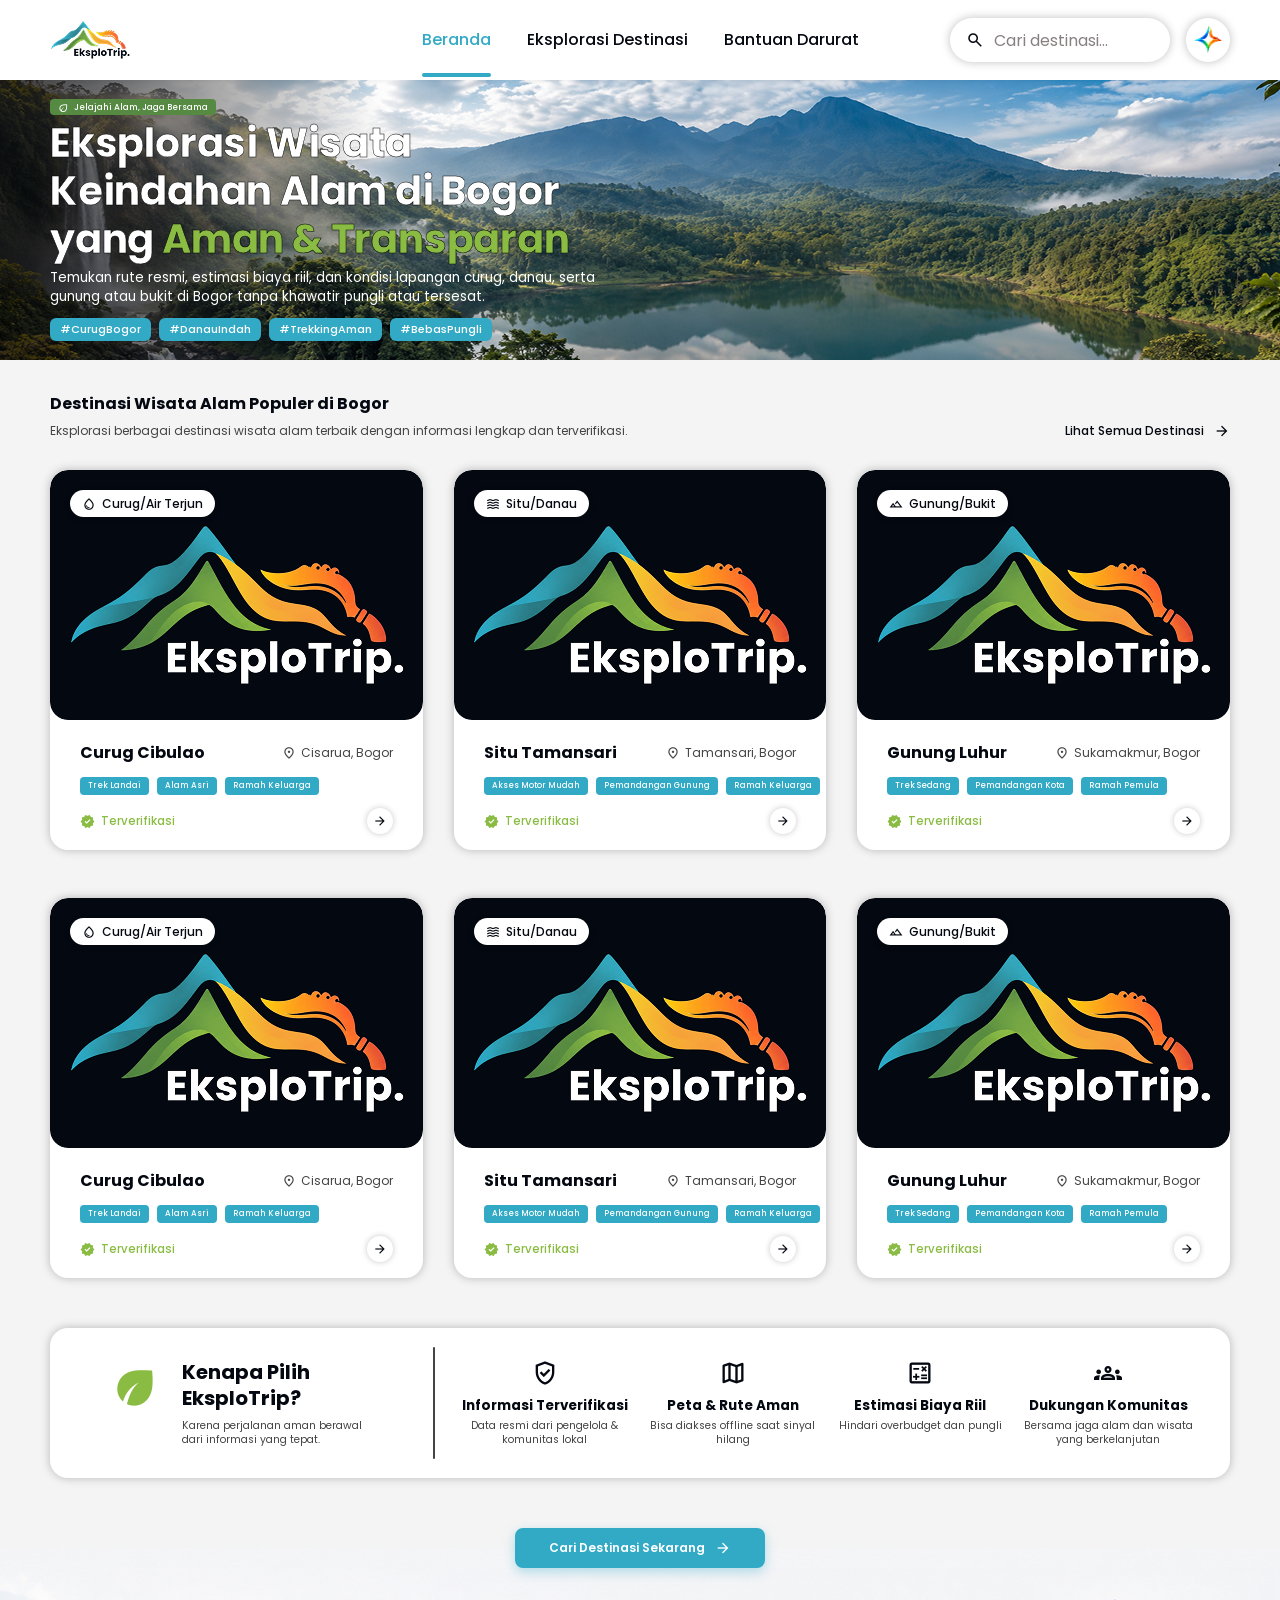
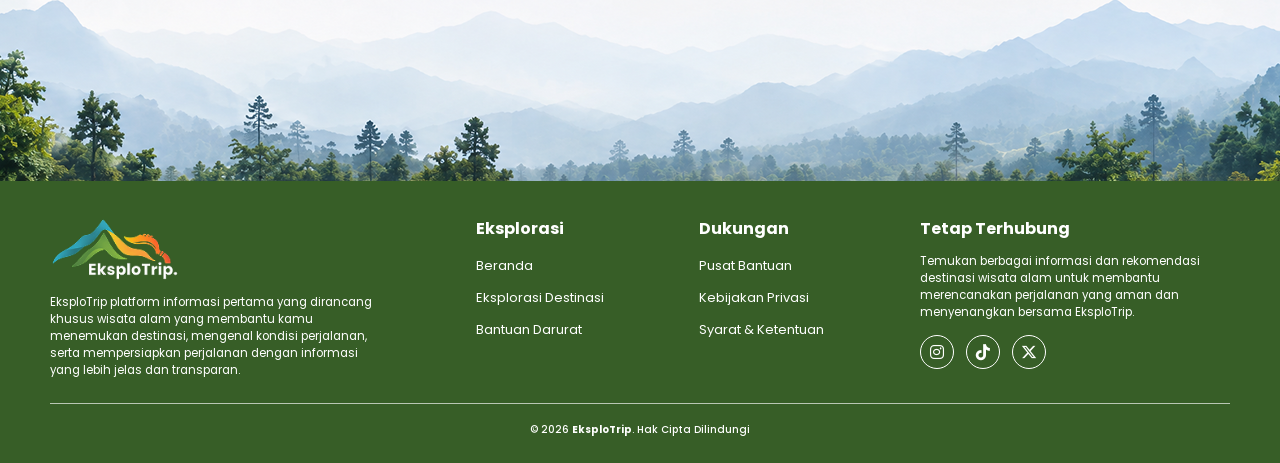
<file: index.html>
<!DOCTYPE html>
<html lang="id">
<head>
    <meta charset="UTF-8">
    <meta name="viewport" content="width=device-width, initial-scale=1.0">
    <title>EksploTrip - Eksplorasi Wisata Alam Bogor yang Aman & Transparan</title>
    <!-- Fonts & Icons -->
    <link rel="preconnect" href="https://fonts.googleapis.com">
    <link rel="preconnect" href="https://fonts.gstatic.com" crossorigin>
    <link href="https://fonts.googleapis.com/css2?family=Poppins:ital,wght@0,400;0,500;0,600;0,700;1,400;1,500;1,600;1,700&display=swap" rel="stylesheet">
    <link rel="stylesheet" href="https://fonts.googleapis.com/css2?family=Material+Symbols+Outlined:opsz,wght,FILL,GRAD@20..48,400..600,0..1,-50..200" />
    <link rel="stylesheet" href="https://cdnjs.cloudflare.com/ajax/libs/font-awesome/6.5.1/css/all.min.css" />
    <link rel="stylesheet" href="beranda.css">
    <link rel="stylesheet" href="eksplorasi_destinasi.css">
    <link rel="stylesheet" href="bantuan_darurat.css">
</head>
<body>

    <!-- Header & Navigation (Stationary at Top) -->
    <header class="navbar">
        <div class="navbar-container">
            <a href="index.html" class="navbar-brand">
                <img src="assets/images/beranda/logo_eksplotrip_navbar.png" alt="EksploTrip Logo" class="navbar-logo">
            </a>

            <nav class="navbar-menu">
                <ul class="nav-links">
                    <li class="nav-item active" id="nav-item-beranda"><a href="index.html" aria-current="page">Beranda</a></li>
                    <li class="nav-item" id="nav-item-eksplorasi"><a href="eksplorasi_destinasi.html">Eksplorasi Destinasi</a></li>
                    <li class="nav-item" id="nav-item-bantuan"><a href="bantuan_darurat.html">Bantuan Darurat</a></li>
                    <li class="nav-indicator" aria-hidden="true"></li>
                </ul>
            </nav>

            <div class="navbar-actions">
                <form action="search_success.html" method="get" role="search" class="search-form">
                    <span class="material-symbols-outlined search-icon">search</span>
                    <input type="search" name="q" placeholder="Cari destinasi..." aria-label="Cari destinasi" class="search-input">
                </form>

                <button type="button" aria-label="Tanya AI EksploTrip" class="ai-button">
                    <img src="assets/images/beranda/logo_aiplo.png" alt="AI Bot EksploTrip" class="ai-logo">
                </button>
            </div>
        </div>
    </header>

    <!-- Page Slider Viewport (Entire Content Beneath Stationary Navbar Slides) -->
    <div class="page-slider-viewport" id="slider-viewport">
        <div class="page-slider-track" id="slider-track">
            <!-- View 1: Beranda -->
            <div class="page-view active-view" id="view-beranda">
<main>

        <!-- Hero Banner -->
        <section class="hero-section">
            <div class="hero-bg-wrapper">
                <img src="assets/images/beranda/banner_atas.png" alt="Pemandangan danau dan gunung di Bogor" class="hero-banner-img">
                <div class="hero-overlay"></div>
            </div>

            <div class="hero-content">
                <div class="hero-badge">
                    <span class="material-symbols-outlined">eco</span>
                    <span>Jelajahi Alam, Jaga Bersama</span>
                </div>
                <h1 class="hero-title">Eksplorasi Wisata<br>Keindahan Alam di Bogor<br>yang <strong>Aman &amp; Transparan</strong></h1>
                <p class="hero-desc">Temukan rute resmi, estimasi biaya riil, dan kondisi lapangan curug, danau, serta gunung atau bukit di Bogor tanpa khawatir pungli atau tersesat.</p>
                <ul class="hero-tags">
                    <li>#CurugBogor</li>
                    <li>#DanauIndah</li>
                    <li>#TrekkingAman</li>
                    <li>#BebasPungli</li>
                </ul>
            </div>
        </section>

        <!-- Destinasi Wisata Populer -->
        <section class="destinations-section">
            <div class="destinations-header">
                <div class="destinations-title-group">
                    <h2 class="destinations-title">Destinasi Wisata Alam Populer di Bogor</h2>
                    <p class="destinations-subtitle">Eksplorasi berbagai destinasi wisata alam terbaik dengan informasi lengkap dan terverifikasi.</p>
                </div>
                <a href="eksplorasi_destinasi.html" class="destinations-view-all">
                    <span>Lihat Semua Destinasi</span>
                    <span class="material-symbols-outlined">arrow_forward</span>
                </a>
            </div>

            <div class="cards-grid">
                <!-- Kartu Destinasi 1 -->
                <article class="destination-card">
                    <div class="card-media">
                        <span class="card-badge">
                            <span class="material-symbols-outlined">water_drop</span>
                            <span>Curug/Air Terjun</span>
                        </span>
                        <img src="assets/images/beranda/list_katalog.png" alt="Curug Cibulao" class="card-img">
                    </div>
                    <div class="card-body">
                        <div class="card-header-row">
                            <h3 class="card-title">Curug Cibulao</h3>
                            <span class="card-location">
                                <span class="material-symbols-outlined">location_on</span>
                                <span>Cisarua, Bogor</span>
                            </span>
                        </div>
                        <ul class="card-tags">
                            <li>Trek Landai</li>
                            <li>Alam Asri</li>
                            <li>Ramah Keluarga</li>
                        </ul>
                        <div class="card-footer-row">
                            <span class="card-verified">
                                <span class="material-symbols-outlined">verified</span>
                                <span>Terverifikasi</span>
                            </span>
                            <a href="detail_katalog.html" class="card-action-btn" aria-label="Lihat detail Curug Cibulao">
                                <span class="material-symbols-outlined">arrow_forward</span>
                            </a>
                        </div>
                    </div>
                </article>

                <!-- Kartu Destinasi 2 -->
                <article class="destination-card">
                    <div class="card-media">
                        <span class="card-badge">
                            <span class="material-symbols-outlined">waves</span>
                            <span>Situ/Danau</span>
                        </span>
                        <img src="assets/images/beranda/list_katalog.png" alt="Situ Tamansari" class="card-img">
                    </div>
                    <div class="card-body">
                        <div class="card-header-row">
                            <h3 class="card-title">Situ Tamansari</h3>
                            <span class="card-location">
                                <span class="material-symbols-outlined">location_on</span>
                                <span>Tamansari, Bogor</span>
                            </span>
                        </div>
                        <ul class="card-tags">
                            <li>Akses Motor Mudah</li>
                            <li>Pemandangan Gunung</li>
                            <li>Ramah Keluarga</li>
                        </ul>
                        <div class="card-footer-row">
                            <span class="card-verified">
                                <span class="material-symbols-outlined">verified</span>
                                <span>Terverifikasi</span>
                            </span>
                            <a href="detail_katalog.html" class="card-action-btn" aria-label="Lihat detail Situ Tamansari">
                                <span class="material-symbols-outlined">arrow_forward</span>
                            </a>
                        </div>
                    </div>
                </article>

                <!-- Kartu Destinasi 3 -->
                <article class="destination-card">
                    <div class="card-media">
                        <span class="card-badge">
                            <span class="material-symbols-outlined">landscape</span>
                            <span>Gunung/Bukit</span>
                        </span>
                        <img src="assets/images/beranda/list_katalog.png" alt="Gunung Luhur" class="card-img">
                    </div>
                    <div class="card-body">
                        <div class="card-header-row">
                            <h3 class="card-title">Gunung Luhur</h3>
                            <span class="card-location">
                                <span class="material-symbols-outlined">location_on</span>
                                <span>Sukamakmur, Bogor</span>
                            </span>
                        </div>
                        <ul class="card-tags">
                            <li>Trek Sedang</li>
                            <li>Pemandangan Kota</li>
                            <li>Ramah Pemula</li>
                        </ul>
                        <div class="card-footer-row">
                            <span class="card-verified">
                                <span class="material-symbols-outlined">verified</span>
                                <span>Terverifikasi</span>
                            </span>
                            <a href="detail_katalog.html" class="card-action-btn" aria-label="Lihat detail Gunung Luhur">
                                <span class="material-symbols-outlined">arrow_forward</span>
                            </a>
                        </div>
                    </div>
                </article>

                <!-- Kartu Destinasi 4 -->
                <article class="destination-card">
                    <div class="card-media">
                        <span class="card-badge">
                            <span class="material-symbols-outlined">water_drop</span>
                            <span>Curug/Air Terjun</span>
                        </span>
                        <img src="assets/images/beranda/list_katalog.png" alt="Curug Cibulao" class="card-img">
                    </div>
                    <div class="card-body">
                        <div class="card-header-row">
                            <h3 class="card-title">Curug Cibulao</h3>
                            <span class="card-location">
                                <span class="material-symbols-outlined">location_on</span>
                                <span>Cisarua, Bogor</span>
                            </span>
                        </div>
                        <ul class="card-tags">
                            <li>Trek Landai</li>
                            <li>Alam Asri</li>
                            <li>Ramah Keluarga</li>
                        </ul>
                        <div class="card-footer-row">
                            <span class="card-verified">
                                <span class="material-symbols-outlined">verified</span>
                                <span>Terverifikasi</span>
                            </span>
                            <a href="detail_katalog.html" class="card-action-btn" aria-label="Lihat detail Curug Cibulao">
                                <span class="material-symbols-outlined">arrow_forward</span>
                            </a>
                        </div>
                    </div>
                </article>

                <!-- Kartu Destinasi 5 -->
                <article class="destination-card">
                    <div class="card-media">
                        <span class="card-badge">
                            <span class="material-symbols-outlined">waves</span>
                            <span>Situ/Danau</span>
                        </span>
                        <img src="assets/images/beranda/list_katalog.png" alt="Situ Tamansari" class="card-img">
                    </div>
                    <div class="card-body">
                        <div class="card-header-row">
                            <h3 class="card-title">Situ Tamansari</h3>
                            <span class="card-location">
                                <span class="material-symbols-outlined">location_on</span>
                                <span>Tamansari, Bogor</span>
                            </span>
                        </div>
                        <ul class="card-tags">
                            <li>Akses Motor Mudah</li>
                            <li>Pemandangan Gunung</li>
                            <li>Ramah Keluarga</li>
                        </ul>
                        <div class="card-footer-row">
                            <span class="card-verified">
                                <span class="material-symbols-outlined">verified</span>
                                <span>Terverifikasi</span>
                            </span>
                            <a href="detail_katalog.html" class="card-action-btn" aria-label="Lihat detail Situ Tamansari">
                                <span class="material-symbols-outlined">arrow_forward</span>
                            </a>
                        </div>
                    </div>
                </article>

                <!-- Kartu Destinasi 6 -->
                <article class="destination-card">
                    <div class="card-media">
                        <span class="card-badge">
                            <span class="material-symbols-outlined">landscape</span>
                            <span>Gunung/Bukit</span>
                        </span>
                        <img src="assets/images/beranda/list_katalog.png" alt="Gunung Luhur" class="card-img">
                    </div>
                    <div class="card-body">
                        <div class="card-header-row">
                            <h3 class="card-title">Gunung Luhur</h3>
                            <span class="card-location">
                                <span class="material-symbols-outlined">location_on</span>
                                <span>Sukamakmur, Bogor</span>
                            </span>
                        </div>
                        <ul class="card-tags">
                            <li>Trek Sedang</li>
                            <li>Pemandangan Kota</li>
                            <li>Ramah Pemula</li>
                        </ul>
                        <div class="card-footer-row">
                            <span class="card-verified">
                                <span class="material-symbols-outlined">verified</span>
                                <span>Terverifikasi</span>
                            </span>
                            <a href="detail_katalog.html" class="card-action-btn" aria-label="Lihat detail Gunung Luhur">
                                <span class="material-symbols-outlined">arrow_forward</span>
                            </a>
                        </div>
                    </div>
                </article>
            </div>
        </section>

        <!-- Kenapa Pilih EksploTrip? -->
        <section class="value-prop-section">
            <div class="value-prop-card">
                <div class="value-prop-brand">
                    <div class="brand-icon-wrapper">
                        <span class="material-symbols-outlined brand-emblem-icon earth-eco">eco</span>
                    </div>
                    <div>
                        <h2 class="value-prop-title">Kenapa Pilih<br>EksploTrip?</h2>
                        <p class="value-prop-desc">Karena perjalanan aman berawal dari informasi yang tepat.</p>
                    </div>
                </div>

                <div class="value-prop-divider"></div>

                <ul class="value-prop-features">
                    <li class="feature-item">
                        <div class="feature-icon">
                            <span class="material-symbols-outlined">verified_user</span>
                        </div>
                        <h3 class="feature-title">Informasi Terverifikasi</h3>
                        <p class="feature-desc">Data resmi dari pengelola &amp; komunitas lokal</p>
                    </li>
                    <li class="feature-item">
                        <div class="feature-icon">
                            <span class="material-symbols-outlined">map</span>
                        </div>
                        <h3 class="feature-title">Peta &amp; Rute Aman</h3>
                        <p class="feature-desc">Bisa diakses offline saat sinyal hilang</p>
                    </li>
                    <li class="feature-item">
                        <div class="feature-icon">
                            <span class="material-symbols-outlined">calculate</span>
                        </div>
                        <h3 class="feature-title">Estimasi Biaya Riil</h3>
                        <p class="feature-desc">Hindari overbudget dan pungli</p>
                    </li>
                    <li class="feature-item">
                        <div class="feature-icon">
                            <span class="material-symbols-outlined">groups</span>
                        </div>
                        <h3 class="feature-title">Dukungan Komunitas</h3>
                        <p class="feature-desc">Bersama jaga alam dan wisata yang berkelanjutan</p>
                    </li>
                </ul>
            </div>
        </section>

        <!-- Call to Action -->
        <section class="cta-section">
            <div class="cta-btn-wrapper">
                <a href="eksplorasi_destinasi.html" class="cta-btn">
                    <span>Cari Destinasi Sekarang</span>
                    <span class="material-symbols-outlined">arrow_forward</span>
                </a>
            </div>
            <div class="cta-banner-wrapper">
                <img src="assets/images/beranda/banner_bawah.png" alt="Pemandangan pegunungan berkabut" class="cta-banner-img">
            </div>
        </section>

    </main>

<footer class="site-footer">
        <div class="footer-container">
            <div class="footer-top">
                <div class="footer-col footer-col-brand">
                    <img src="assets/images/eksplorasi_destinasi/logo_eksplotrip_footer.png" alt="EksploTrip Logo" class="footer-logo">
                    <p class="footer-brand-desc">EksploTrip platform informasi pertama yang dirancang khusus wisata alam yang membantu kamu menemukan destinasi, mengenal kondisi perjalanan, serta mempersiapkan perjalanan dengan informasi yang lebih jelas dan transparan.</p>
                </div>

                <nav class="footer-col footer-col-links" aria-label="Navigasi Eksplorasi">
                    <h4 class="footer-col-title">Eksplorasi</h4>
                    <ul class="footer-links">
                        <li><a href="index.html">Beranda</a></li>
                        <li><a href="eksplorasi_destinasi.html">Eksplorasi Destinasi</a></li>
                        <li><a href="bantuan_darurat.html">Bantuan Darurat</a></li>
                    </ul>
                </nav>

                <nav class="footer-col footer-col-links" aria-label="Navigasi Dukungan">
                    <h4 class="footer-col-title">Dukungan</h4>
                    <ul class="footer-links">
                        <li><a href="javascript:void(0)">Pusat Bantuan</a></li>
                        <li><a href="javascript:void(0)">Kebijakan Privasi</a></li>
                        <li><a href="javascript:void(0)">Syarat &amp; Ketentuan</a></li>
                    </ul>
                </nav>

                <div class="footer-col footer-col-social">
                    <h4 class="footer-col-title">Tetap Terhubung</h4>
                    <p class="footer-social-desc">Temukan berbagai informasi dan rekomendasi destinasi wisata alam untuk membantu merencanakan perjalanan yang aman dan menyenangkan bersama EksploTrip.</p>
                    <ul class="footer-social-list">
                        <li>
                            <a href="javascript:void(0)" class="social-icon-btn" aria-label="Instagram EksploTrip">
                                <i class="fa-brands fa-instagram"></i>
                            </a>
                        </li>
                        <li>
                            <a href="javascript:void(0)" class="social-icon-btn" aria-label="TikTok EksploTrip">
                                <i class="fa-brands fa-tiktok"></i>
                            </a>
                        </li>
                        <li>
                            <a href="javascript:void(0)" class="social-icon-btn" aria-label="X (Twitter) EksploTrip">
                                <i class="fa-brands fa-x-twitter"></i>
                            </a>
                        </li>
                    </ul>
                </div>
            </div>

            <hr class="footer-divider">
            <p class="footer-copyright"><small>&copy; 2026 <strong>EksploTrip</strong>. Hak Cipta Dilindungi</small></p>
        </div>
    </footer>
            </div>

            <!-- View 2: Eksplorasi Destinasi -->
            <div class="page-view collapsed-view" id="view-eksplorasi">
<main>

        <!-- Hero Banner -->
        <section class="hero-section">
            <div class="hero-bg-wrapper">
                <img src="assets/images/eksplorasi_destinasi/banner_atas.png" alt="Pemandangan danau dan gunung di Bogor" class="hero-banner-img">
                <div class="hero-overlay"></div>
            </div>

            <div class="hero-content">
                <div class="hero-badge">
                    <span class="material-symbols-outlined">eco</span>
                    <span>Eksplorasi Destinasi</span>
                </div>
                <h1 class="hero-title">Eksplorasi Wisata<br>Keindahan Alam di Bogor<br>yang <strong>Aman &amp; Transparan</strong></h1>
                <p class="hero-desc">Temukan berbagai destinasi wisata alam di Bogor, mulai dari curug, danau, hingga jalur bukit trekking. Pilih destinasi favoritmu dan nikmati perjalanan yang lebih aman, nyaman, dan terencana.</p>
            </div>
        </section>

        <!-- Filter Destinasi -->
        <section class="filter-section">
            <div class="filter-container">
                <div class="filter-card" role="group" aria-labelledby="filter-type-title">
                    <div class="filter-title" id="filter-type-title">
                        <span class="material-symbols-outlined">landscape</span>
                        <span>Tipe Destinasi</span>
                    </div>
                    <div class="filter-buttons" id="type-filter-group">
                        <button type="button" class="filter-btn active" data-type="all">Semua</button>
                        <button type="button" class="filter-btn" data-type="curug">
                            <span class="material-symbols-outlined">water_drop</span>
                            <span>Curug/Air Terjun</span>
                        </button>
                        <button type="button" class="filter-btn" data-type="danau">
                            <span class="material-symbols-outlined">waves</span>
                            <span>Situ/Danau</span>
                        </button>
                        <button type="button" class="filter-btn" data-type="gunung">
                            <span class="material-symbols-outlined">landscape</span>
                            <span>Gunung/Bukit</span>
                        </button>
                    </div>
                </div>

                <div class="filter-card" role="group" aria-labelledby="filter-condition-title">
                    <div class="filter-title" id="filter-condition-title">
                        <span class="material-symbols-outlined">groups</span>
                        <span>Kondisi &amp; Kebutuhan</span>
                    </div>
                    <div class="filter-buttons" id="condition-filter-group">
                        <button type="button" class="filter-btn active" data-condition="all">Semua</button>
                        <button type="button" class="filter-btn" data-condition="pemula">
                            <span class="material-symbols-outlined">footprint</span>
                            <span>Ramah Pemula</span>
                        </button>
                        <button type="button" class="filter-btn" data-condition="keluarga">
                            <span class="material-symbols-outlined">family_restroom</span>
                            <span>Ramah Keluarga</span>
                        </button>
                        <button type="button" class="filter-btn" data-condition="ekstrem">
                            <span class="material-symbols-outlined">landscape</span>
                            <span>Rute Ekstrem</span>
                        </button>
                        <button type="button" class="filter-btn" data-condition="parkir">
                            <span class="material-symbols-outlined">local_parking</span>
                            <span>Dekat Parkiran</span>
                        </button>
                    </div>
                </div>
            </div>
        </section>

        <!-- Daftar Destinasi -->
        <section class="destinations-section" id="katalog-destinasi">
            <div class="destinations-header">
                <div class="destinations-title-group">
                    <h2 class="destinations-title">Daftar Destinasi Wisata Alam di Bogor</h2>
                    <p class="destinations-subtitle">Eksplorasi berbagai destinasi wisata alam terbaik dengan informasi lengkap dan terverifikasi.</p>
                </div>
            </div>

            <div class="cards-grid" id="destinations-grid">
                <!-- Kartu Destinasi 1 -->
                <article class="destination-card">
                    <div class="card-media">
                        <span class="card-badge">
                            <span class="material-symbols-outlined">water_drop</span>
                            <span>Curug/Air Terjun</span>
                        </span>
                        <img src="assets/images/eksplorasi_destinasi/list_katalog.png" alt="Curug Cibulao" class="card-img">
                    </div>
                    <div class="card-body">
                        <div class="card-header-row">
                            <h3 class="card-title">Curug Cibulao</h3>
                            <span class="card-location">
                                <span class="material-symbols-outlined">location_on</span>
                                <span>Cisarua, Bogor</span>
                            </span>
                        </div>
                        <ul class="card-tags">
                            <li>Trek Landai</li>
                            <li>Alam Asri</li>
                            <li>Ramah Keluarga</li>
                        </ul>
                        <div class="card-footer-row">
                            <span class="card-verified">
                                <span class="material-symbols-outlined">verified</span>
                                <span>Terverifikasi</span>
                            </span>
                            <a href="detail_katalog.html" class="card-action-btn" aria-label="Lihat detail Curug Cibulao">
                                <span class="material-symbols-outlined">arrow_forward</span>
                            </a>
                        </div>
                    </div>
                </article>

                <!-- Kartu Destinasi 2 -->
                <article class="destination-card">
                    <div class="card-media">
                        <span class="card-badge">
                            <span class="material-symbols-outlined">waves</span>
                            <span>Situ/Danau</span>
                        </span>
                        <img src="assets/images/eksplorasi_destinasi/list_katalog.png" alt="Situ Tamansari" class="card-img">
                    </div>
                    <div class="card-body">
                        <div class="card-header-row">
                            <h3 class="card-title">Situ Tamansari</h3>
                            <span class="card-location">
                                <span class="material-symbols-outlined">location_on</span>
                                <span>Tamansari, Bogor</span>
                            </span>
                        </div>
                        <ul class="card-tags">
                            <li>Akses Motor Mudah</li>
                            <li>Pemandangan Gunung</li>
                            <li>Ramah Keluarga</li>
                        </ul>
                        <div class="card-footer-row">
                            <span class="card-verified">
                                <span class="material-symbols-outlined">verified</span>
                                <span>Terverifikasi</span>
                            </span>
                            <a href="detail_katalog.html" class="card-action-btn" aria-label="Lihat detail Situ Tamansari">
                                <span class="material-symbols-outlined">arrow_forward</span>
                            </a>
                        </div>
                    </div>
                </article>

                <!-- Kartu Destinasi 3 -->
                <article class="destination-card">
                    <div class="card-media">
                        <span class="card-badge">
                            <span class="material-symbols-outlined">landscape</span>
                            <span>Gunung/Bukit</span>
                        </span>
                        <img src="assets/images/eksplorasi_destinasi/list_katalog.png" alt="Gunung Luhur" class="card-img">
                    </div>
                    <div class="card-body">
                        <div class="card-header-row">
                            <h3 class="card-title">Gunung Luhur</h3>
                            <span class="card-location">
                                <span class="material-symbols-outlined">location_on</span>
                                <span>Sukamakmur, Bogor</span>
                            </span>
                        </div>
                        <ul class="card-tags">
                            <li>Trekking Sedang</li>
                            <li>Pemandangan Kota</li>
                            <li>Ramah Pemula</li>
                        </ul>
                        <div class="card-footer-row">
                            <span class="card-verified">
                                <span class="material-symbols-outlined">verified</span>
                                <span>Terverifikasi</span>
                            </span>
                            <a href="detail_katalog.html" class="card-action-btn" aria-label="Lihat detail Gunung Luhur">
                                <span class="material-symbols-outlined">arrow_forward</span>
                            </a>
                        </div>
                    </div>
                </article>

                <!-- Kartu Destinasi 4 -->
                <article class="destination-card">
                    <div class="card-media">
                        <span class="card-badge">
                            <span class="material-symbols-outlined">water_drop</span>
                            <span>Curug/Air Terjun</span>
                        </span>
                        <img src="assets/images/eksplorasi_destinasi/list_katalog.png" alt="Curug Cibulao" class="card-img">
                    </div>
                    <div class="card-body">
                        <div class="card-header-row">
                            <h3 class="card-title">Curug Cibulao</h3>
                            <span class="card-location">
                                <span class="material-symbols-outlined">location_on</span>
                                <span>Cisarua, Bogor</span>
                            </span>
                        </div>
                        <ul class="card-tags">
                            <li>Trek Landai</li>
                            <li>Alam Asri</li>
                            <li>Ramah Keluarga</li>
                        </ul>
                        <div class="card-footer-row">
                            <span class="card-verified">
                                <span class="material-symbols-outlined">verified</span>
                                <span>Terverifikasi</span>
                            </span>
                            <a href="detail_katalog.html" class="card-action-btn" aria-label="Lihat detail Curug Cibulao">
                                <span class="material-symbols-outlined">arrow_forward</span>
                            </a>
                        </div>
                    </div>
                </article>

                <!-- Kartu Destinasi 5 -->
                <article class="destination-card">
                    <div class="card-media">
                        <span class="card-badge">
                            <span class="material-symbols-outlined">waves</span>
                            <span>Situ/Danau</span>
                        </span>
                        <img src="assets/images/eksplorasi_destinasi/list_katalog.png" alt="Situ Tamansari" class="card-img">
                    </div>
                    <div class="card-body">
                        <div class="card-header-row">
                            <h3 class="card-title">Situ Tamansari</h3>
                            <span class="card-location">
                                <span class="material-symbols-outlined">location_on</span>
                                <span>Tamansari, Bogor</span>
                            </span>
                        </div>
                        <ul class="card-tags">
                            <li>Akses Motor Mudah</li>
                            <li>Pemandangan Gunung</li>
                            <li>Ramah Keluarga</li>
                        </ul>
                        <div class="card-footer-row">
                            <span class="card-verified">
                                <span class="material-symbols-outlined">verified</span>
                                <span>Terverifikasi</span>
                            </span>
                            <a href="detail_katalog.html" class="card-action-btn" aria-label="Lihat detail Situ Tamansari">
                                <span class="material-symbols-outlined">arrow_forward</span>
                            </a>
                        </div>
                    </div>
                </article>

                <!-- Kartu Destinasi 6 -->
                <article class="destination-card">
                    <div class="card-media">
                        <span class="card-badge">
                            <span class="material-symbols-outlined">landscape</span>
                            <span>Gunung/Bukit</span>
                        </span>
                        <img src="assets/images/eksplorasi_destinasi/list_katalog.png" alt="Gunung Luhur" class="card-img">
                    </div>
                    <div class="card-body">
                        <div class="card-header-row">
                            <h3 class="card-title">Gunung Luhur</h3>
                            <span class="card-location">
                                <span class="material-symbols-outlined">location_on</span>
                                <span>Sukamakmur, Bogor</span>
                            </span>
                        </div>
                        <ul class="card-tags">
                            <li>Trekking Sedang</li>
                            <li>Pemandangan Kota</li>
                            <li>Ramah Pemula</li>
                        </ul>
                        <div class="card-footer-row">
                            <span class="card-verified">
                                <span class="material-symbols-outlined">verified</span>
                                <span>Terverifikasi</span>
                            </span>
                            <a href="detail_katalog.html" class="card-action-btn" aria-label="Lihat detail Gunung Luhur">
                                <span class="material-symbols-outlined">arrow_forward</span>
                            </a>
                        </div>
                    </div>
                </article>

                <!-- Kartu Destinasi 7 -->
                <article class="destination-card">
                    <div class="card-media">
                        <span class="card-badge">
                            <span class="material-symbols-outlined">water_drop</span>
                            <span>Curug/Air Terjun</span>
                        </span>
                        <img src="assets/images/eksplorasi_destinasi/list_katalog.png" alt="Curug Cibulao" class="card-img">
                    </div>
                    <div class="card-body">
                        <div class="card-header-row">
                            <h3 class="card-title">Curug Cibulao</h3>
                            <span class="card-location">
                                <span class="material-symbols-outlined">location_on</span>
                                <span>Cisarua, Bogor</span>
                            </span>
                        </div>
                        <ul class="card-tags">
                            <li>Trek Landai</li>
                            <li>Alam Asri</li>
                            <li>Ramah Keluarga</li>
                        </ul>
                        <div class="card-footer-row">
                            <span class="card-verified">
                                <span class="material-symbols-outlined">verified</span>
                                <span>Terverifikasi</span>
                            </span>
                            <a href="detail_katalog.html" class="card-action-btn" aria-label="Lihat detail Curug Cibulao">
                                <span class="material-symbols-outlined">arrow_forward</span>
                            </a>
                        </div>
                    </div>
                </article>

                <!-- Kartu Destinasi 8 -->
                <article class="destination-card">
                    <div class="card-media">
                        <span class="card-badge">
                            <span class="material-symbols-outlined">waves</span>
                            <span>Situ/Danau</span>
                        </span>
                        <img src="assets/images/eksplorasi_destinasi/list_katalog.png" alt="Situ Tamansari" class="card-img">
                    </div>
                    <div class="card-body">
                        <div class="card-header-row">
                            <h3 class="card-title">Situ Tamansari</h3>
                            <span class="card-location">
                                <span class="material-symbols-outlined">location_on</span>
                                <span>Tamansari, Bogor</span>
                            </span>
                        </div>
                        <ul class="card-tags">
                            <li>Akses Motor Mudah</li>
                            <li>Pemandangan Gunung</li>
                            <li>Ramah Keluarga</li>
                        </ul>
                        <div class="card-footer-row">
                            <span class="card-verified">
                                <span class="material-symbols-outlined">verified</span>
                                <span>Terverifikasi</span>
                            </span>
                            <a href="detail_katalog.html" class="card-action-btn" aria-label="Lihat detail Situ Tamansari">
                                <span class="material-symbols-outlined">arrow_forward</span>
                            </a>
                        </div>
                    </div>
                </article>

                <!-- Kartu Destinasi 9 -->
                <article class="destination-card">
                    <div class="card-media">
                        <span class="card-badge">
                            <span class="material-symbols-outlined">landscape</span>
                            <span>Gunung/Bukit</span>
                        </span>
                        <img src="assets/images/eksplorasi_destinasi/list_katalog.png" alt="Gunung Luhur" class="card-img">
                    </div>
                    <div class="card-body">
                        <div class="card-header-row">
                            <h3 class="card-title">Gunung Luhur</h3>
                            <span class="card-location">
                                <span class="material-symbols-outlined">location_on</span>
                                <span>Sukamakmur, Bogor</span>
                            </span>
                        </div>
                        <ul class="card-tags">
                            <li>Trekking Sedang</li>
                            <li>Pemandangan Kota</li>
                            <li>Ramah Pemula</li>
                        </ul>
                        <div class="card-footer-row">
                            <span class="card-verified">
                                <span class="material-symbols-outlined">verified</span>
                                <span>Terverifikasi</span>
                            </span>
                            <a href="detail_katalog.html" class="card-action-btn" aria-label="Lihat detail Gunung Luhur">
                                <span class="material-symbols-outlined">arrow_forward</span>
                            </a>
                        </div>
                    </div>
                </article>

                <!-- Kartu Destinasi 10 -->
                <article class="destination-card">
                    <div class="card-media">
                        <span class="card-badge">
                            <span class="material-symbols-outlined">water_drop</span>
                            <span>Curug/Air Terjun</span>
                        </span>
                        <img src="assets/images/eksplorasi_destinasi/list_katalog.png" alt="Curug Cibulao" class="card-img">
                    </div>
                    <div class="card-body">
                        <div class="card-header-row">
                            <h3 class="card-title">Curug Cibulao</h3>
                            <span class="card-location">
                                <span class="material-symbols-outlined">location_on</span>
                                <span>Cisarua, Bogor</span>
                            </span>
                        </div>
                        <ul class="card-tags">
                            <li>Trek Landai</li>
                            <li>Alam Asri</li>
                            <li>Ramah Keluarga</li>
                        </ul>
                        <div class="card-footer-row">
                            <span class="card-verified">
                                <span class="material-symbols-outlined">verified</span>
                                <span>Terverifikasi</span>
                            </span>
                            <a href="detail_katalog.html" class="card-action-btn" aria-label="Lihat detail Curug Cibulao">
                                <span class="material-symbols-outlined">arrow_forward</span>
                            </a>
                        </div>
                    </div>
                </article>

                <!-- Kartu Destinasi 11 -->
                <article class="destination-card">
                    <div class="card-media">
                        <span class="card-badge">
                            <span class="material-symbols-outlined">waves</span>
                            <span>Situ/Danau</span>
                        </span>
                        <img src="assets/images/eksplorasi_destinasi/list_katalog.png" alt="Situ Tamansari" class="card-img">
                    </div>
                    <div class="card-body">
                        <div class="card-header-row">
                            <h3 class="card-title">Situ Tamansari</h3>
                            <span class="card-location">
                                <span class="material-symbols-outlined">location_on</span>
                                <span>Tamansari, Bogor</span>
                            </span>
                        </div>
                        <ul class="card-tags">
                            <li>Akses Motor Mudah</li>
                            <li>Pemandangan Gunung</li>
                            <li>Ramah Keluarga</li>
                        </ul>
                        <div class="card-footer-row">
                            <span class="card-verified">
                                <span class="material-symbols-outlined">verified</span>
                                <span>Terverifikasi</span>
                            </span>
                            <a href="detail_katalog.html" class="card-action-btn" aria-label="Lihat detail Situ Tamansari">
                                <span class="material-symbols-outlined">arrow_forward</span>
                            </a>
                        </div>
                    </div>
                </article>

                <!-- Kartu Destinasi 12 -->
                <article class="destination-card">
                    <div class="card-media">
                        <span class="card-badge">
                            <span class="material-symbols-outlined">landscape</span>
                            <span>Gunung/Bukit</span>
                        </span>
                        <img src="assets/images/eksplorasi_destinasi/list_katalog.png" alt="Gunung Luhur" class="card-img">
                    </div>
                    <div class="card-body">
                        <div class="card-header-row">
                            <h3 class="card-title">Gunung Luhur</h3>
                            <span class="card-location">
                                <span class="material-symbols-outlined">location_on</span>
                                <span>Sukamakmur, Bogor</span>
                            </span>
                        </div>
                        <ul class="card-tags">
                            <li>Trekking Sedang</li>
                            <li>Pemandangan Kota</li>
                            <li>Ramah Pemula</li>
                        </ul>
                        <div class="card-footer-row">
                            <span class="card-verified">
                                <span class="material-symbols-outlined">verified</span>
                                <span>Terverifikasi</span>
                            </span>
                            <a href="detail_katalog.html" class="card-action-btn" aria-label="Lihat detail Gunung Luhur">
                                <span class="material-symbols-outlined">arrow_forward</span>
                            </a>
                        </div>
                    </div>
                </article>
            </div>

            <!-- Pagination -->
            <nav class="pagination-nav" aria-label="Navigasi halaman destinasi">
                <div class="pagination-wrapper">
                    <button type="button" class="pagi-btn pagi-prev" id="btn-prev" aria-label="Halaman sebelumnya" data-action="prev" disabled aria-disabled="true">
                        <span class="material-symbols-outlined">arrow_back</span>
                    </button>
                    <ul class="pagi-numbers" id="pagi-numbers">
                        <li><button type="button" class="pagi-num active" data-page="1" aria-current="page">1</button></li>
                        <li><button type="button" class="pagi-num" data-page="2">2</button></li>
                        <li><button type="button" class="pagi-num" data-page="3">3</button></li>
                        <li><button type="button" class="pagi-num" data-page="4">4</button></li>
                    </ul>
                    <button type="button" class="pagi-btn pagi-next" id="btn-next" aria-label="Halaman berikutnya" data-action="next">
                        <span class="material-symbols-outlined">arrow_forward</span>
                    </button>
                </div>
            </nav>
        </section>

        <!-- Banner Bawah -->
        <section class="banner-bottom-section">
            <div class="banner-bottom-wrapper">
                <img src="assets/images/eksplorasi_destinasi/banner_bawah.png" alt="Pemandangan pegunungan berkabut" class="banner-bottom-img">
            </div>
        </section>

    </main>

<footer class="site-footer">
        <div class="footer-container">
            <div class="footer-top">
                <div class="footer-col footer-col-brand">
                    <img src="assets/images/eksplorasi_destinasi/logo_eksplotrip_footer.png" alt="EksploTrip Logo" class="footer-logo">
                    <p class="footer-brand-desc">EksploTrip platform informasi pertama yang dirancang khusus wisata alam yang membantu kamu menemukan destinasi, mengenal kondisi perjalanan, serta mempersiapkan perjalanan dengan informasi yang lebih jelas dan transparan.</p>
                </div>

                <nav class="footer-col footer-col-links" aria-label="Navigasi Eksplorasi">
                    <h4 class="footer-col-title">Eksplorasi</h4>
                    <ul class="footer-links">
                        <li><a href="index.html">Beranda</a></li>
                        <li><a href="eksplorasi_destinasi.html">Eksplorasi Destinasi</a></li>
                        <li><a href="bantuan_darurat.html">Bantuan Darurat</a></li>
                    </ul>
                </nav>

                <nav class="footer-col footer-col-links" aria-label="Navigasi Dukungan">
                    <h4 class="footer-col-title">Dukungan</h4>
                    <ul class="footer-links">
                        <li><a href="javascript:void(0)">Pusat Bantuan</a></li>
                        <li><a href="javascript:void(0)">Kebijakan Privasi</a></li>
                        <li><a href="javascript:void(0)">Syarat &amp; Ketentuan</a></li>
                    </ul>
                </nav>

                <div class="footer-col footer-col-social">
                    <h4 class="footer-col-title">Tetap Terhubung</h4>
                    <p class="footer-social-desc">Temukan berbagai informasi dan rekomendasi destinasi wisata alam untuk membantu merencanakan perjalanan yang aman dan menyenangkan bersama EksploTrip.</p>
                    <ul class="footer-social-list">
                        <li>
                            <a href="javascript:void(0)" class="social-icon-btn" aria-label="Instagram EksploTrip">
                                <i class="fa-brands fa-instagram"></i>
                            </a>
                        </li>
                        <li>
                            <a href="javascript:void(0)" class="social-icon-btn" aria-label="TikTok EksploTrip">
                                <i class="fa-brands fa-tiktok"></i>
                            </a>
                        </li>
                        <li>
                            <a href="javascript:void(0)" class="social-icon-btn" aria-label="X (Twitter) EksploTrip">
                                <i class="fa-brands fa-x-twitter"></i>
                            </a>
                        </li>
                    </ul>
                </div>
            </div>

            <hr class="footer-divider">
            <p class="footer-copyright"><small>&copy; 2026 <strong>EksploTrip</strong>. Hak Cipta Dilindungi</small></p>
        </div>
    </footer>
            </div>

            <!-- View 3: Bantuan Darurat -->
            <div class="page-view collapsed-view" id="view-bantuan">
<main>

        <!-- Hero Banner -->
        <section class="hero-section">
            <div class="hero-bg-wrapper">
                <img src="assets/images/bantuan_darurat/banner_atas.png" alt="Pemandangan danau dan gunung di Bogor" class="hero-banner-img">
                <div class="hero-overlay"></div>
            </div>

            <div class="hero-content">
                <div class="hero-badge">
                    <span class="material-symbols-outlined">eco</span>
                    <span>Bantuan Darurat</span>
                </div>
                <h1 class="hero-title">Jangan Panik, Kami<br>Siap <strong>Membantu</strong></h1>
                <p class="hero-desc">Jika kamu mengalami keadaan darurat, membutuhkan informasi penting, atau menghadapi kendala saat berwisata, berikut langkah mudah dan panduan yang bisa kamu ikuti.</p>
            </div>
        </section>

        <!-- Section 1: Tips Saat Keadaan Darurat -->
        <section class="emergency-steps-section">
            <div class="section-header-row">
                <div class="header-icon-box">
                    <span class="material-symbols-outlined">add</span>
                </div>
                <div class="header-text-group">
                    <h2 class="section-main-title">Tips Saat Keadaan Darurat</h2>
                    <p class="section-sub-title">Tetap tenang, ikuti langkah berikut untuk mendapatkan bantuan dengan cepat.</p>
                </div>
            </div>

            <div class="steps-grid">
                <!-- Step 1 -->
                <article class="step-card">
                    <span class="step-num-badge">1</span>
                    <div class="step-icon-wrap">
                        <span class="material-symbols-outlined">call</span>
                    </div>
                    <h3 class="step-title">Hubungi Nomor Darurat</h3>
                    <p class="step-desc">Segera hubungi nomor darurat terdekat.</p>
                </article>

                <!-- Step 2 -->
                <article class="step-card">
                    <span class="step-num-badge">2</span>
                    <div class="step-icon-wrap">
                        <span class="material-symbols-outlined">location_on</span>
                    </div>
                    <h3 class="step-title">Sampaikan Lokasi</h3>
                    <p class="step-desc">Berikan informasi lokasi yang jelas dan detail.</p>
                </article>

                <!-- Step 3 -->
                <article class="step-card">
                    <span class="step-num-badge">3</span>
                    <div class="step-icon-wrap">
                        <span class="material-symbols-outlined">description</span>
                    </div>
                    <h3 class="step-title">Jelaskan Kondisi</h3>
                    <p class="step-desc">Sampaikan jenis bantuan yang dibutuhkan.</p>
                </article>

                <!-- Step 4 -->
                <article class="step-card">
                    <span class="step-num-badge">4</span>
                    <div class="step-icon-wrap">
                        <span class="material-symbols-outlined">schedule</span>
                    </div>
                    <h3 class="step-title">Tunggu Konfirmasi</h3>
                    <p class="step-desc">Jangan meninggalkan lokasi sebelum ada konfirmasi bantuan.</p>
                </article>

                <!-- Step 5 -->
                <article class="step-card">
                    <span class="step-num-badge">5</span>
                    <div class="step-icon-wrap">
                        <span class="material-symbols-outlined">volunteer_activism</span>
                    </div>
                    <h3 class="step-title">Tetap Tenang</h3>
                    <p class="step-desc">Ikuti arahan petugas dan jaga keselamatan diri serta sekitar.</p>
                </article>
            </div>
        </section>

        <!-- Section 2: Tips Keselamatan di Alam -->
        <section class="safety-tips-section">
            <div class="safety-card-container">
                <!-- Left Column: Content -->
                    <div class="safety-left-content">
                        <div class="section-header-row">
                            <div class="header-icon-circle">
                                <span class="material-symbols-outlined">explore</span>
                            </div>
                            <div class="header-text-group">
                                <h2 class="section-main-title">Tips Keselamatan di Alam</h2>
                                <p class="section-sub-title">Persiapan yang baik, perjalanan yang lebih aman.</p>
                            </div>
                        </div>

                        <div class="safety-items-row">
                            <div class="safety-item">
                                <div class="safety-item-icon">
                                    <span class="material-symbols-outlined">backpack</span>
                                </div>
                                <p class="safety-item-text">Gunakan perlengkapan yang sesuai.</p>
                            </div>

                            <div class="safety-divider"></div>

                            <div class="safety-item">
                                <div class="safety-item-icon">
                                    <span class="material-symbols-outlined">water_bottle</span>
                                </div>
                                <p class="safety-item-text">Bawa air minum dan makanan secukupnya.</p>
                            </div>

                            <div class="safety-divider"></div>

                            <div class="safety-item">
                                <div class="safety-item-icon">
                                    <span class="material-symbols-outlined">smartphone</span>
                                </div>
                                <p class="safety-item-text">Pastikan baterai HP penuh dan aktifkan mode offline.</p>
                            </div>

                            <div class="safety-divider"></div>

                            <div class="safety-item">
                                <div class="safety-item-icon">
                                    <span class="material-symbols-outlined">checkroom</span>
                                </div>
                                <p class="safety-item-text">Gunakan pakaian dan alas kaki yang nyaman.</p>
                            </div>

                            <div class="safety-divider"></div>

                            <div class="safety-item">
                                <div class="safety-item-icon">
                                    <span class="material-symbols-outlined">groups</span>
                                </div>
                                <p class="safety-item-text">Jangan berwisata sendirian, utamakan kebersamaan.</p>
                            </div>
                        </div>
                    </div>

                    <!-- Right Column: Visual Image -->
                    <div class="safety-image-wrap">
                        <img src="assets/images/bantuan_darurat/tips_keselamatan.png" alt="Tas carrier di puncak bukit pemandangan alam" class="safety-img">
                    </div>
            </div>
        </section>

        <!-- Section 3: Informasi Bantuan Cepat -->
        <section class="quick-help-section">
            <div class="quick-help-container">
                <div class="section-header-row">
                    <div class="header-icon-circle">
                        <span class="material-symbols-outlined">health_and_safety</span>
                    </div>
                    <div class="header-text-group">
                        <h2 class="section-main-title">Informasi Bantuan Cepat</h2>
                        <p class="section-sub-title">Akses informasi penting yang mungkin kamu butuhkan selama perjalanan.</p>
                    </div>
                </div>

                <div class="help-grid">
                    <!-- Card 1 -->
                    <a href="nomor_darurat_umum.html" class="help-card" aria-label="Lihat Nomor Darurat Umum">
                        <div class="help-card-top">
                            <div class="help-card-icon icon-red">
                                <span class="material-symbols-outlined">call</span>
                            </div>
                        </div>
                        <div>
                            <h3 class="help-card-title">Nomor Darurat Umum</h3>
                            <p class="help-card-desc">Polisi, Ambulans, Pemadam Kebakaran, dan layanan darurat lainnya</p>
                        </div>
                        <span class="help-card-action">
                            <span class="material-symbols-outlined">arrow_forward</span>
                        </span>
                    </a>

                    <!-- Card 2 -->
                    <a href="javascript:void(0)" class="help-card" aria-label="Lihat Fasilitas Kesehatan Terdekat">
                        <div class="help-card-top">
                            <div class="help-card-icon icon-green">
                                <span class="material-symbols-outlined">local_hospital</span>
                            </div>
                        </div>
                        <div>
                            <h3 class="help-card-title">Fasilitas Kesehatan Terdekat</h3>
                            <p class="help-card-desc">Puskesmas, klinik, dan rumah sakit terdekat di sekitar area wisata</p>
                        </div>
                        <span class="help-card-action">
                            <span class="material-symbols-outlined">arrow_forward</span>
                        </span>
                    </a>

                    <!-- Card 3 -->
                    <a href="javascript:void(0)" class="help-card" aria-label="Lihat Informasi Cuaca">
                        <div class="help-card-top">
                            <div class="help-card-icon icon-blue">
                                <span class="material-symbols-outlined">air</span>
                            </div>
                        </div>
                        <div>
                            <h3 class="help-card-title">Informasi Cuaca</h3>
                            <p class="help-card-desc">Cek kondisi cuaca terkini dan peringatan dini sebelum berangkat</p>
                        </div>
                        <span class="help-card-action">
                            <span class="material-symbols-outlined">arrow_forward</span>
                        </span>
                    </a>

                    <!-- Card 4 -->
                    <a href="javascript:void(0)" class="help-card" aria-label="Lihat Tips Keamanan Wanita">
                        <div class="help-card-top">
                            <div class="help-card-icon icon-orange">
                                <span class="material-symbols-outlined">female</span>
                            </div>
                        </div>
                        <div>
                            <h3 class="help-card-title">Tips Keamanan Wanita</h3>
                            <p class="help-card-desc">Hal-hal yang perlu diperhatikan selama berwisata di alam.</p>
                        </div>
                        <span class="help-card-action">
                            <span class="material-symbols-outlined">arrow_forward</span>
                        </span>
                    </a>

                    <!-- Card 5 -->
                    <a href="javascript:void(0)" class="help-card" aria-label="Lihat Edukasi dan Pencegahan">
                        <div class="help-card-top">
                            <div class="help-card-icon icon-orange">
                                <span class="material-symbols-outlined">groups</span>
                            </div>
                        </div>
                        <div>
                            <h3 class="help-card-title">Edukasi dan Pencegahan</h3>
                            <p class="help-card-desc">Kenali potensi bahaya, cara menghindari pungli dan tips keselamatan lainnya.</p>
                        </div>
                        <span class="help-card-action">
                            <span class="material-symbols-outlined">arrow_forward</span>
                        </span>
                    </a>

                    <!-- Card 6 -->
                    <a href="javascript:void(0)" class="help-card" aria-label="Hubungi Tim Kami">
                        <div class="help-card-top">
                            <div class="help-card-icon icon-darkgreen">
                                <span class="material-symbols-outlined">chat</span>
                            </div>
                        </div>
                        <div>
                            <h3 class="help-card-title">Hubungi Tim Kami</h3>
                            <p class="help-card-desc">Untuk pertanyaan, saran, atau informasi tambahan.</p>
                        </div>
                        <span class="help-card-action">
                            <span class="material-symbols-outlined">arrow_forward</span>
                        </span>
                    </a>
                </div>
            </div>
        </section>

        <!-- Section 4: Pertanyaan yang Sering Ditanyakan (FAQ) -->
        <section class="faq-section">
            <div class="faq-container">
                <div class="section-header-row">
                    <div class="header-icon-circle">
                        <span class="material-symbols-outlined">help</span>
                    </div>
                    <div class="header-text-group">
                        <h2 class="section-main-title">Pertanyaan yang Sering Ditanyakan</h2>
                        <p class="section-sub-title">Temukan jawaban dari pertanyaan umum seputar bantuan darurat dan keamanan wisata.</p>
                    </div>
                </div>

                <div class="faq-grid">
                    <!-- Left Column -->
                    <div class="faq-column">
                        <!-- FAQ 1 -->
                        <div class="faq-item">
                            <div class="faq-question">
                                <span class="faq-question-text">Apa yang harus dilakukan jika tersesat di jalur pendakian?</span>
                                <button type="button" class="faq-toggle-btn" aria-label="Buka jawaban">
                                    <span class="material-symbols-outlined">keyboard_arrow_down</span>
                                </button>
                            </div>
                            <div class="faq-answer">
                                <p>Tetap tenang dan berhenti di tempat yang aman. Hubungi nomor darurat 112 atau Basarnas 115, kirimkan koordinat lokasi terakhirmu jika ada sinyal, dan hemat daya baterai ponselmu.</p>
                            </div>
                        </div>

                        <!-- FAQ 2 -->
                        <div class="faq-item" style="margin-top: 16px;">
                            <div class="faq-question">
                                <span class="faq-question-text">Bagaimana cara melaporkan adanya pungli?</span>
                                <button type="button" class="faq-toggle-btn" aria-label="Buka jawaban">
                                    <span class="material-symbols-outlined">keyboard_arrow_down</span>
                                </button>
                            </div>
                            <div class="faq-answer">
                                <p>Catat waktu, lokasi, dan bukti kejadian (foto/video/tiket tidak resmi), lalu laporkan ke pihak pengelola resmi destinasi atau melalui kanal pengaduan resmi LAPOR! (lapor.go.id).</p>
                            </div>
                        </div>

                        <!-- FAQ 3 -->
                        <div class="faq-item" style="margin-top: 16px;">
                            <div class="faq-question">
                                <span class="faq-question-text">Apakah ada asuransi wisata di setiap destinasi?</span>
                                <button type="button" class="faq-toggle-btn" aria-label="Buka jawaban">
                                    <span class="material-symbols-outlined">keyboard_arrow_down</span>
                                </button>
                            </div>
                            <div class="faq-answer">
                                <p>Sebagian besar destinasi wisata alam resmi sudah mencakup asuransi pada tiket masuk resmi. Pastikan selalu meminta karcis retribusi resmi di pintu masuk.</p>
                            </div>
                        </div>
                    </div>

                    <!-- Right Column -->
                    <div class="faq-column">
                        <!-- FAQ 4 -->
                        <div class="faq-item">
                            <div class="faq-question">
                                <span class="faq-question-text">Bagaimana jika mengalami cedera saat berwisata?</span>
                                <button type="button" class="faq-toggle-btn" aria-label="Buka jawaban">
                                    <span class="material-symbols-outlined">keyboard_arrow_down</span>
                                </button>
                            </div>
                            <div class="faq-answer">
                                <p>Lakukan pertolongan pertama (P3K) sesegera mungkin, jangan memaksakan bergerak bila mengalami dislokasi/patah tulang, dan segera hubungi petugas pos jaga terdekat atau ambulans 119.</p>
                            </div>
                        </div>

                        <!-- FAQ 5 -->
                        <div class="faq-item" style="margin-top: 16px;">
                            <div class="faq-question">
                                <span class="faq-question-text">Apakah ada layanan evakuasi di area wisata?</span>
                                <button type="button" class="faq-toggle-btn" aria-label="Buka jawaban">
                                    <span class="material-symbols-outlined">keyboard_arrow_down</span>
                                </button>
                            </div>
                            <div class="faq-answer">
                                <p>Destinasi pendakian gunung dan curug di Bogor umumnya memiliki posko SAR lokal dan pengelola ranger. Dalam kondisi darurat berat, tim gabungan Basarnas akan dikerahkan.</p>
                            </div>
                        </div>

                        <!-- FAQ 6 -->
                        <div class="faq-item" style="margin-top: 16px;">
                            <div class="faq-question">
                                <span class="faq-question-text">Dimana saya bisa mendapatkan informasi cuaca terkini?</span>
                                <button type="button" class="faq-toggle-btn" aria-label="Buka jawaban">
                                    <span class="material-symbols-outlined">keyboard_arrow_down</span>
                                </button>
                            </div>
                            <div class="faq-answer">
                                <p>Informasi cuaca terkini dan radar hujan real-time di kawasan Bogor dapat diakses langsung melalui portal resmi BMKG (bmkg.go.id) atau aplikasi Info BMKG.</p>
                            </div>
                        </div>
                    </div>
                </div>
            </div>
        </section>

        <!-- Banner Bawah -->
        <section class="banner-bottom-section">
            <div class="banner-bottom-wrapper">
                <img src="assets/images/bantuan_darurat/banner_bawah.png" alt="Pemandangan pegunungan berkabut" class="banner-bottom-img">
            </div>
        </section>

    </main>

    <!-- Footer -->
    <footer class="site-footer">
        <div class="footer-container">
            <div class="footer-top">
                <div class="footer-col footer-col-brand">
                    <img src="assets/images/bantuan_darurat/logo_eksplotrip_footer.png" alt="EksploTrip Logo" class="footer-logo">
                    <p class="footer-brand-desc">EksploTrip platform informasi pertama yang dirancang khusus wisata alam yang membantu kamu menemukan destinasi, mengenal kondisi perjalanan, serta mempersiapkan perjalanan dengan informasi yang lebih jelas dan transparan.</p>
                </div>

                <nav class="footer-col footer-col-links" aria-label="Navigasi Eksplorasi">
                    <h4 class="footer-col-title">Eksplorasi</h4>
                    <ul class="footer-links">
                        <li><a href="index.html">Beranda</a></li>
                        <li><a href="eksplorasi_destinasi.html">Eksplorasi Destinasi</a></li>
                        <li><a href="bantuan_darurat.html">Bantuan Darurat</a></li>
                    </ul>
                </nav>

                <nav class="footer-col footer-col-links" aria-label="Navigasi Dukungan">
                    <h4 class="footer-col-title">Dukungan</h4>
                    <ul class="footer-links">
                        <li><a href="javascript:void(0)">Pusat Bantuan</a></li>
                        <li><a href="javascript:void(0)">Kebijakan Privasi</a></li>
                        <li><a href="javascript:void(0)">Syarat &amp; Ketentuan</a></li>
                    </ul>
                </nav>

                <div class="footer-col footer-col-social">
                    <h4 class="footer-col-title">Tetap Terhubung</h4>
                    <p class="footer-social-desc">Temukan berbagai informasi dan rekomendasi destinasi wisata alam untuk membantu merencanakan perjalanan yang aman dan menyenangkan bersama EksploTrip.</p>
                    <ul class="footer-social-list">
                        <li>
                            <a href="javascript:void(0)" class="social-icon-btn" aria-label="Instagram EksploTrip">
                                <i class="fa-brands fa-instagram"></i>
                            </a>
                        </li>
                        <li>
                            <a href="javascript:void(0)" class="social-icon-btn" aria-label="TikTok EksploTrip">
                                <i class="fa-brands fa-tiktok"></i>
                            </a>
                        </li>
                        <li>
                            <a href="javascript:void(0)" class="social-icon-btn" aria-label="X (Twitter) EksploTrip">
                                <i class="fa-brands fa-x-twitter"></i>
                            </a>
                        </li>
                    </ul>
                </div>
            </div>

            <hr class="footer-divider">
            <p class="footer-copyright"><small>&copy; 2026 <strong>EksploTrip</strong>. Hak Cipta Dilindungi</small></p>
        </div>
    </footer>
            </div>
        </div>
    </div>

    <!-- Scripts: Smooth Page Slider & Interactive Catalog Database -->
    <script src="navbar_transitions.js"></script>
    <script src="eksplorasi.js"></script>
</body>
</html>
</file>
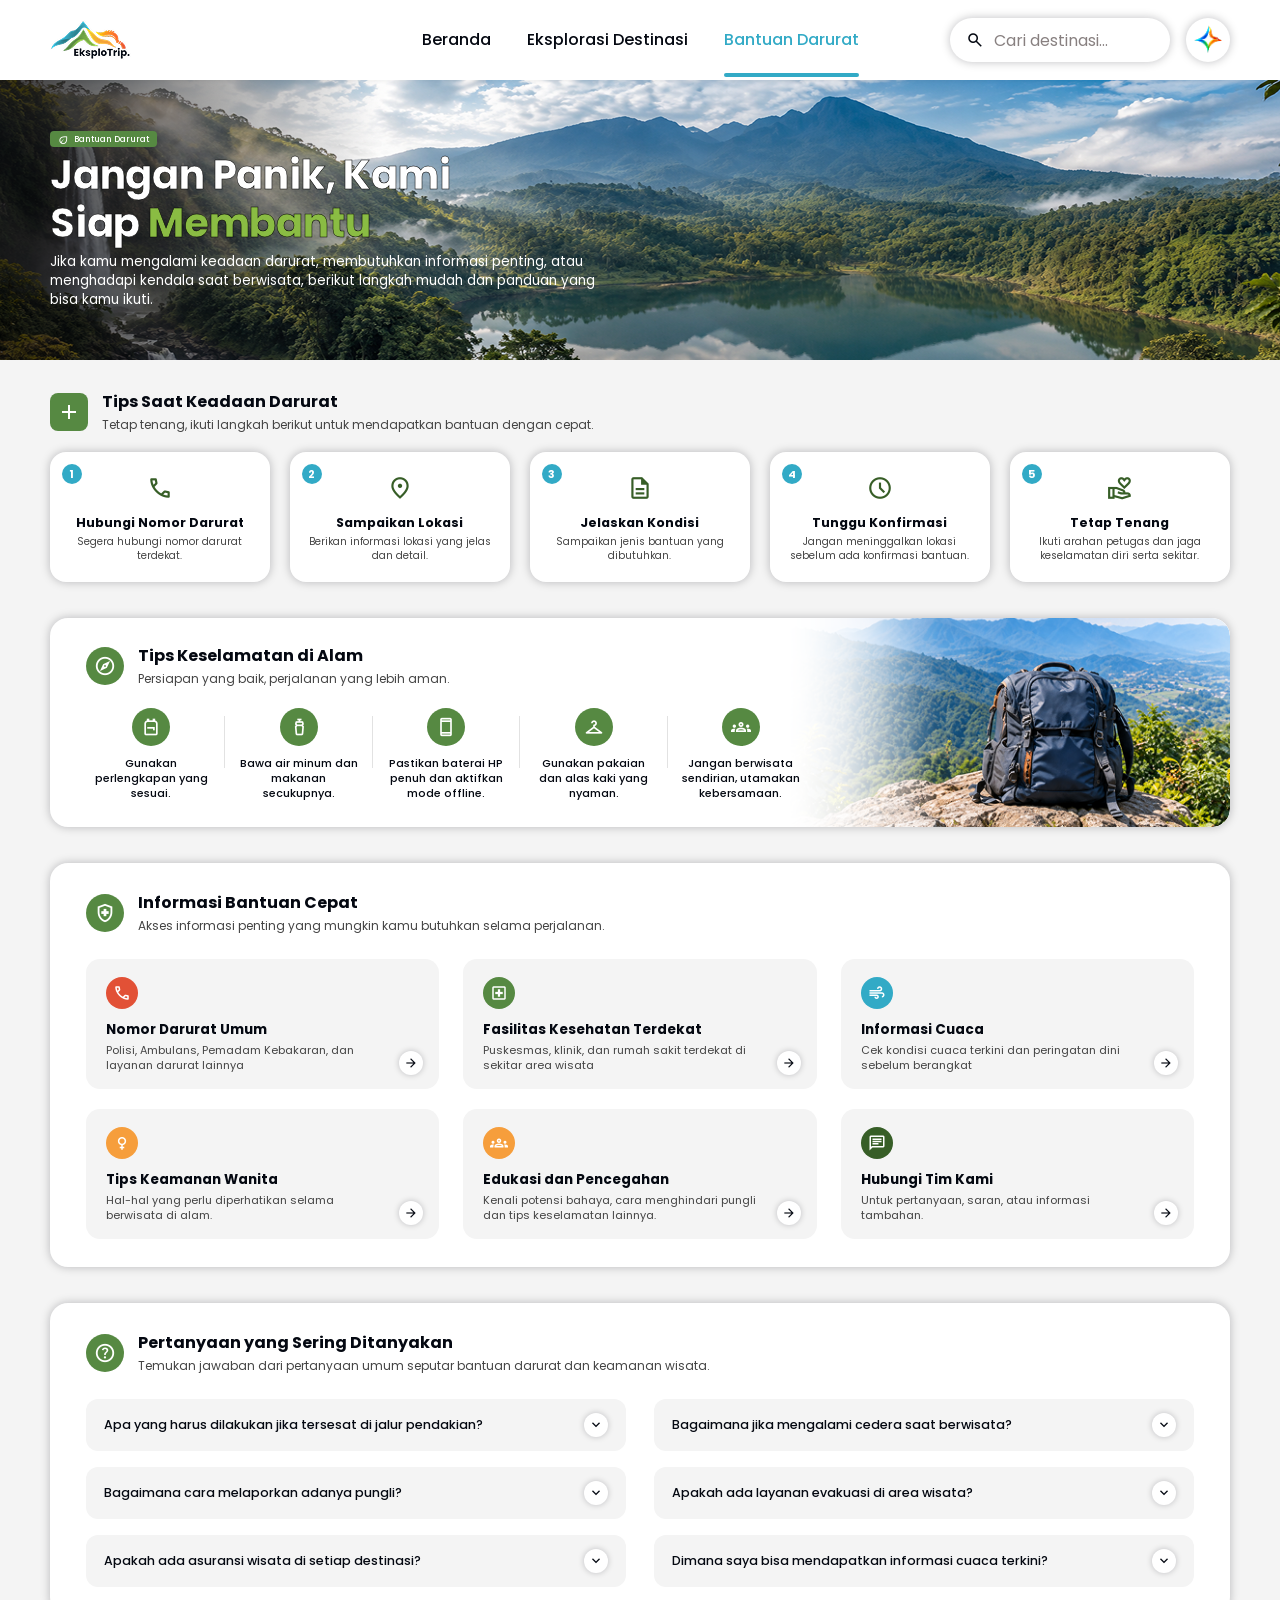
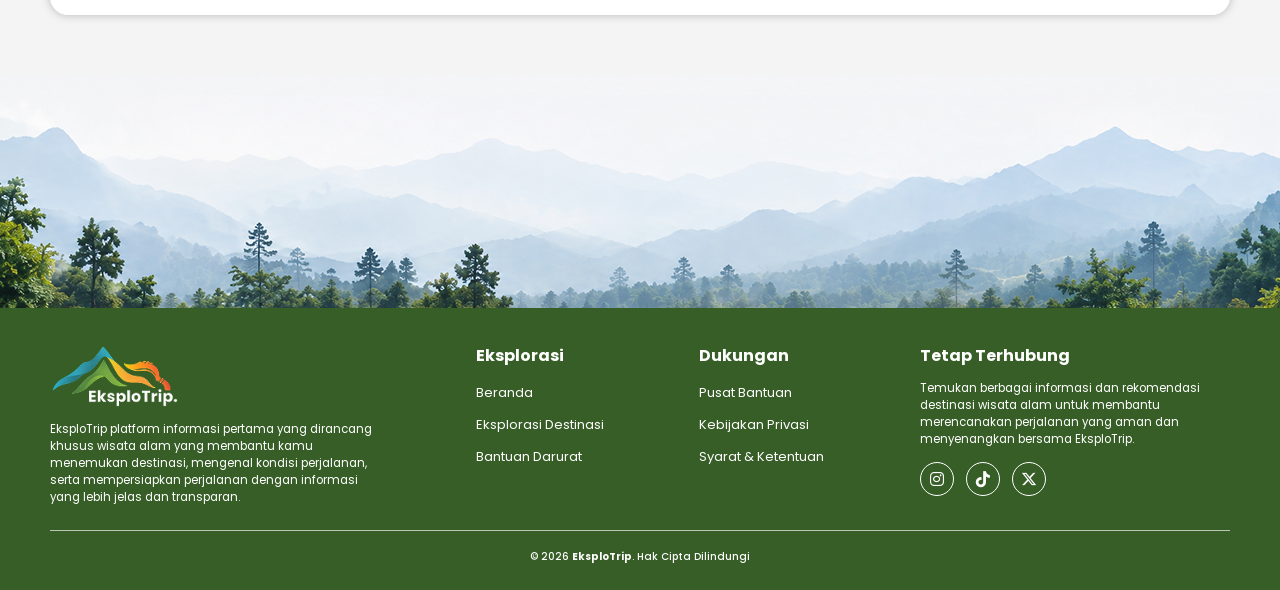
<file: bantuan_darurat.html>
<!DOCTYPE html>
<html lang="id">
<head>
    <meta charset="UTF-8">
    <meta name="viewport" content="width=device-width, initial-scale=1.0">
    <title>EksploTrip - Bantuan Darurat</title>
    <!-- Fonts & Icons -->
    <link rel="preconnect" href="https://fonts.googleapis.com">
    <link rel="preconnect" href="https://fonts.gstatic.com" crossorigin>
    <link href="https://fonts.googleapis.com/css2?family=Poppins:ital,wght@0,400;0,500;0,600;0,700;1,400;1,500;1,600;1,700&display=swap" rel="stylesheet">
    <link rel="stylesheet" href="https://fonts.googleapis.com/css2?family=Material+Symbols+Outlined:opsz,wght,FILL,GRAD@20..48,400..600,0..1,-50..200" />
    <link rel="stylesheet" href="https://cdnjs.cloudflare.com/ajax/libs/font-awesome/6.5.1/css/all.min.css" />
    <link rel="stylesheet" href="beranda.css">
    <link rel="stylesheet" href="eksplorasi_destinasi.css">
    <link rel="stylesheet" href="bantuan_darurat.css">
</head>
<body>

    <!-- Header & Navigation (Stationary at Top) -->
    <header class="navbar">
        <div class="navbar-container">
            <a href="index.html" class="navbar-brand">
                <img src="assets/images/beranda/logo_eksplotrip_navbar.png" alt="EksploTrip Logo" class="navbar-logo">
            </a>

            <nav class="navbar-menu">
                <ul class="nav-links">
                    <li class="nav-item" id="nav-item-beranda"><a href="index.html">Beranda</a></li>
                    <li class="nav-item" id="nav-item-eksplorasi"><a href="eksplorasi_destinasi.html">Eksplorasi Destinasi</a></li>
                    <li class="nav-item active" id="nav-item-bantuan"><a href="bantuan_darurat.html" aria-current="page">Bantuan Darurat</a></li>
                    <li class="nav-indicator" aria-hidden="true"></li>
                </ul>
            </nav>

            <div class="navbar-actions">
                <form action="search_success.html" method="get" role="search" class="search-form">
                    <span class="material-symbols-outlined search-icon">search</span>
                    <input type="search" name="q" placeholder="Cari destinasi..." aria-label="Cari destinasi" class="search-input">
                </form>

                <button type="button" aria-label="Tanya AI EksploTrip" class="ai-button">
                    <img src="assets/images/beranda/logo_aiplo.png" alt="AI Bot EksploTrip" class="ai-logo">
                </button>
            </div>
        </div>
    </header>

    <!-- Page Slider Viewport (Entire Content Beneath Stationary Navbar Slides) -->
    <div class="page-slider-viewport" id="slider-viewport">
        <div class="page-slider-track initial-bantuan" id="slider-track">
            <!-- View 1: Beranda -->
        <div class="page-view collapsed-view" id="view-beranda">

    <main>
        <!-- Hero Banner -->
        <section class="hero-section">
            <div class="hero-bg-wrapper">
                <img src="assets/images/beranda/banner_atas.png" alt="Pemandangan danau dan gunung di Bogor" class="hero-banner-img">
                <div class="hero-overlay"></div>
            </div>

            <div class="hero-content">
                <div class="hero-badge">
                    <span class="material-symbols-outlined">eco</span>
                    <span>Jelajahi Alam, Jaga Bersama</span>
                </div>
                <h1 class="hero-title">Eksplorasi Wisata<br>Keindahan Alam di Bogor<br>yang <strong>Aman &amp; Transparan</strong></h1>
                <p class="hero-desc">Temukan rute resmi, estimasi biaya riil, dan kondisi lapangan curug, danau, serta gunung atau bukit di Bogor tanpa khawatir pungli atau tersesat.</p>
                <ul class="hero-tags">
                    <li>#CurugBogor</li>
                    <li>#DanauIndah</li>
                    <li>#TrekkingAman</li>
                    <li>#BebasPungli</li>
                </ul>
            </div>
        </section>

        <!-- Filter Destinasi -->
        <section class="filter-section">
            <div class="filter-container">
                <div class="filter-card" role="group" aria-labelledby="filter-type-title">
                    <div class="filter-title" id="filter-type-title">
                        <span class="material-symbols-outlined">landscape</span>
                        <span>Tipe Destinasi</span>
                    </div>
                    <div class="filter-buttons">
                        <button type="button" class="filter-btn active">Semua</button>
                        <button type="button" class="filter-btn">
                            <span class="material-symbols-outlined">water_drop</span>
                            <span>Curug/Air Terjun</span>
                        </button>
                        <button type="button" class="filter-btn">
                            <span class="material-symbols-outlined">waves</span>
                            <span>Situ/Danau</span>
                        </button>
                        <button type="button" class="filter-btn">
                            <span class="material-symbols-outlined">landscape</span>
                            <span>Gunung/Bukit</span>
                        </button>
                    </div>
                </div>

                <div class="filter-card" role="group" aria-labelledby="filter-condition-title">
                    <div class="filter-title" id="filter-condition-title">
                        <span class="material-symbols-outlined">groups</span>
                        <span>Kondisi &amp; Kebutuhan</span>
                    </div>
                    <div class="filter-buttons">
                        <button type="button" class="filter-btn active">Semua</button>
                        <button type="button" class="filter-btn">
                            <span class="material-symbols-outlined">footprint</span>
                            <span>Ramah Pemula</span>
                        </button>
                        <button type="button" class="filter-btn">
                            <span class="material-symbols-outlined">family_restroom</span>
                            <span>Ramah Keluarga</span>
                        </button>
                        <button type="button" class="filter-btn">
                            <span class="material-symbols-outlined">landscape</span>
                            <span>Rute Ekstrem</span>
                        </button>
                        <button type="button" class="filter-btn">
                            <span class="material-symbols-outlined">local_parking</span>
                            <span>Dekat Parkiran</span>
                        </button>
                    </div>
                </div>
            </div>
        </section>

        <!-- Destinasi Wisata Populer -->
        <section class="destinations-section">
            <div class="destinations-header">
                <div class="destinations-title-group">
                    <h2 class="destinations-title">Destinasi Wisata Alam Populer di Bogor</h2>
                    <p class="destinations-subtitle">Eksplorasi berbagai destinasi wisata alam terbaik dengan informasi lengkap dan terverifikasi.</p>
                </div>
                <a href="eksplorasi_destinasi.html" class="destinations-view-all">
                    <span>Lihat Semua Destinasi</span>
                    <span class="material-symbols-outlined">arrow_forward</span>
                </a>
            </div>

            <div class="cards-grid">
                <!-- Kartu Destinasi 1 -->
                <article class="destination-card">
                    <div class="card-media">
                        <span class="card-badge">
                            <span class="material-symbols-outlined">water_drop</span>
                            <span>Curug/Air Terjun</span>
                        </span>
                        <img src="assets/images/beranda/list_katalog.png" alt="Curug Cibulao" class="card-img">
                    </div>
                    <div class="card-body">
                        <div class="card-header-row">
                            <h3 class="card-title">Curug Cibulao</h3>
                            <span class="card-location">
                                <span class="material-symbols-outlined">location_on</span>
                                <span>Cisarua, Bogor</span>
                            </span>
                        </div>
                        <ul class="card-tags">
                            <li>Trek Landai</li>
                            <li>Alam Asri</li>
                            <li>Ramah Keluarga</li>
                        </ul>
                        <div class="card-footer-row">
                            <span class="card-verified">
                                <span class="material-symbols-outlined">verified</span>
                                <span>Terverifikasi</span>
                            </span>
                            <a href="detail_katalog.html" class="card-action-btn" aria-label="Lihat detail Curug Cibulao">
                                <span class="material-symbols-outlined">arrow_forward</span>
                            </a>
                        </div>
                    </div>
                </article>

                <!-- Kartu Destinasi 2 -->
                <article class="destination-card">
                    <div class="card-media">
                        <span class="card-badge">
                            <span class="material-symbols-outlined">waves</span>
                            <span>Situ/Danau</span>
                        </span>
                        <img src="assets/images/beranda/list_katalog.png" alt="Situ Tamansari" class="card-img">
                    </div>
                    <div class="card-body">
                        <div class="card-header-row">
                            <h3 class="card-title">Situ Tamansari</h3>
                            <span class="card-location">
                                <span class="material-symbols-outlined">location_on</span>
                                <span>Tamansari, Bogor</span>
                            </span>
                        </div>
                        <ul class="card-tags">
                            <li>Akses Motor Mudah</li>
                            <li>Pemandangan Gunung</li>
                            <li>Ramah Keluarga</li>
                        </ul>
                        <div class="card-footer-row">
                            <span class="card-verified">
                                <span class="material-symbols-outlined">verified</span>
                                <span>Terverifikasi</span>
                            </span>
                            <a href="detail_katalog.html" class="card-action-btn" aria-label="Lihat detail Situ Tamansari">
                                <span class="material-symbols-outlined">arrow_forward</span>
                            </a>
                        </div>
                    </div>
                </article>

                <!-- Kartu Destinasi 3 -->
                <article class="destination-card">
                    <div class="card-media">
                        <span class="card-badge">
                            <span class="material-symbols-outlined">landscape</span>
                            <span>Gunung/Bukit</span>
                        </span>
                        <img src="assets/images/beranda/list_katalog.png" alt="Gunung Luhur" class="card-img">
                    </div>
                    <div class="card-body">
                        <div class="card-header-row">
                            <h3 class="card-title">Gunung Luhur</h3>
                            <span class="card-location">
                                <span class="material-symbols-outlined">location_on</span>
                                <span>Sukamakmur, Bogor</span>
                            </span>
                        </div>
                        <ul class="card-tags">
                            <li>Trek Sedang</li>
                            <li>Pemandangan Kota</li>
                            <li>Ramah Pemula</li>
                        </ul>
                        <div class="card-footer-row">
                            <span class="card-verified">
                                <span class="material-symbols-outlined">verified</span>
                                <span>Terverifikasi</span>
                            </span>
                            <a href="detail_katalog.html" class="card-action-btn" aria-label="Lihat detail Gunung Luhur">
                                <span class="material-symbols-outlined">arrow_forward</span>
                            </a>
                        </div>
                    </div>
                </article>

                <!-- Kartu Destinasi 4 -->
                <article class="destination-card">
                    <div class="card-media">
                        <span class="card-badge">
                            <span class="material-symbols-outlined">water_drop</span>
                            <span>Curug/Air Terjun</span>
                        </span>
                        <img src="assets/images/beranda/list_katalog.png" alt="Curug Cibulao" class="card-img">
                    </div>
                    <div class="card-body">
                        <div class="card-header-row">
                            <h3 class="card-title">Curug Cibulao</h3>
                            <span class="card-location">
                                <span class="material-symbols-outlined">location_on</span>
                                <span>Cisarua, Bogor</span>
                            </span>
                        </div>
                        <ul class="card-tags">
                            <li>Trek Landai</li>
                            <li>Alam Asri</li>
                            <li>Ramah Keluarga</li>
                        </ul>
                        <div class="card-footer-row">
                            <span class="card-verified">
                                <span class="material-symbols-outlined">verified</span>
                                <span>Terverifikasi</span>
                            </span>
                            <a href="detail_katalog.html" class="card-action-btn" aria-label="Lihat detail Curug Cibulao">
                                <span class="material-symbols-outlined">arrow_forward</span>
                            </a>
                        </div>
                    </div>
                </article>

                <!-- Kartu Destinasi 5 -->
                <article class="destination-card">
                    <div class="card-media">
                        <span class="card-badge">
                            <span class="material-symbols-outlined">waves</span>
                            <span>Situ/Danau</span>
                        </span>
                        <img src="assets/images/beranda/list_katalog.png" alt="Situ Tamansari" class="card-img">
                    </div>
                    <div class="card-body">
                        <div class="card-header-row">
                            <h3 class="card-title">Situ Tamansari</h3>
                            <span class="card-location">
                                <span class="material-symbols-outlined">location_on</span>
                                <span>Tamansari, Bogor</span>
                            </span>
                        </div>
                        <ul class="card-tags">
                            <li>Akses Motor Mudah</li>
                            <li>Pemandangan Gunung</li>
                            <li>Ramah Keluarga</li>
                        </ul>
                        <div class="card-footer-row">
                            <span class="card-verified">
                                <span class="material-symbols-outlined">verified</span>
                                <span>Terverifikasi</span>
                            </span>
                            <a href="detail_katalog.html" class="card-action-btn" aria-label="Lihat detail Situ Tamansari">
                                <span class="material-symbols-outlined">arrow_forward</span>
                            </a>
                        </div>
                    </div>
                </article>

                <!-- Kartu Destinasi 6 -->
                <article class="destination-card">
                    <div class="card-media">
                        <span class="card-badge">
                            <span class="material-symbols-outlined">landscape</span>
                            <span>Gunung/Bukit</span>
                        </span>
                        <img src="assets/images/beranda/list_katalog.png" alt="Gunung Luhur" class="card-img">
                    </div>
                    <div class="card-body">
                        <div class="card-header-row">
                            <h3 class="card-title">Gunung Luhur</h3>
                            <span class="card-location">
                                <span class="material-symbols-outlined">location_on</span>
                                <span>Sukamakmur, Bogor</span>
                            </span>
                        </div>
                        <ul class="card-tags">
                            <li>Trek Sedang</li>
                            <li>Pemandangan Kota</li>
                            <li>Ramah Pemula</li>
                        </ul>
                        <div class="card-footer-row">
                            <span class="card-verified">
                                <span class="material-symbols-outlined">verified</span>
                                <span>Terverifikasi</span>
                            </span>
                            <a href="detail_katalog.html" class="card-action-btn" aria-label="Lihat detail Gunung Luhur">
                                <span class="material-symbols-outlined">arrow_forward</span>
                            </a>
                        </div>
                    </div>
                </article>
            </div>
        </section>

        <!-- Kenapa Pilih EksploTrip? -->
        <section class="value-prop-section">
            <div class="value-prop-card">
                <div class="value-prop-brand">
                    <div class="brand-icon-wrapper">
                        <span class="material-symbols-outlined brand-emblem-icon earth-eco">eco</span>
                    </div>
                    <div>
                        <h2 class="value-prop-title">Kenapa Pilih<br>EksploTrip?</h2>
                        <p class="value-prop-desc">Karena perjalanan aman berawal dari informasi yang tepat.</p>
                    </div>
                </div>

                <div class="value-prop-divider"></div>

                <ul class="value-prop-features">
                    <li class="feature-item">
                        <div class="feature-icon">
                            <span class="material-symbols-outlined">verified_user</span>
                        </div>
                        <h3 class="feature-title">Informasi Terverifikasi</h3>
                        <p class="feature-desc">Data resmi dari pengelola &amp; komunitas lokal</p>
                    </li>
                    <li class="feature-item">
                        <div class="feature-icon">
                            <span class="material-symbols-outlined">map</span>
                        </div>
                        <h3 class="feature-title">Peta &amp; Rute Aman</h3>
                        <p class="feature-desc">Bisa diakses offline saat sinyal hilang</p>
                    </li>
                    <li class="feature-item">
                        <div class="feature-icon">
                            <span class="material-symbols-outlined">calculate</span>
                        </div>
                        <h3 class="feature-title">Estimasi Biaya Riil</h3>
                        <p class="feature-desc">Hindari overbudget dan pungli</p>
                    </li>
                    <li class="feature-item">
                        <div class="feature-icon">
                            <span class="material-symbols-outlined">groups</span>
                        </div>
                        <h3 class="feature-title">Dukungan Komunitas</h3>
                        <p class="feature-desc">Bersama jaga alam dan wisata yang berkelanjutan</p>
                    </li>
                </ul>
            </div>
        </section>

        <!-- Call to Action -->
        <section class="cta-section">
            <div class="cta-btn-wrapper">
                <a href="eksplorasi_destinasi.html" class="cta-btn">
                    <span>Cari Destinasi Sekarang</span>
                    <span class="material-symbols-outlined">arrow_forward</span>
                </a>
            </div>
            <div class="cta-banner-wrapper">
                <img src="assets/images/beranda/banner_bawah.png" alt="Pemandangan pegunungan berkabut" class="cta-banner-img">
            </div>
        </section>

    </main>

<footer class="site-footer">
        <div class="footer-container">
            <div class="footer-top">
                <div class="footer-col footer-col-brand">
                    <img src="assets/images/eksplorasi_destinasi/logo_eksplotrip_footer.png" alt="EksploTrip Logo" class="footer-logo">
                    <p class="footer-brand-desc">EksploTrip platform informasi pertama yang dirancang khusus wisata alam yang membantu kamu menemukan destinasi, mengenal kondisi perjalanan, serta mempersiapkan perjalanan dengan informasi yang lebih jelas dan transparan.</p>
                </div>

                <nav class="footer-col footer-col-links" aria-label="Navigasi Eksplorasi">
                    <h4 class="footer-col-title">Eksplorasi</h4>
                    <ul class="footer-links">
                        <li><a href="index.html">Beranda</a></li>
                        <li><a href="eksplorasi_destinasi.html">Eksplorasi Destinasi</a></li>
                        <li><a href="bantuan_darurat.html">Bantuan Darurat</a></li>
                    </ul>
                </nav>

                <nav class="footer-col footer-col-links" aria-label="Navigasi Dukungan">
                    <h4 class="footer-col-title">Dukungan</h4>
                    <ul class="footer-links">
                        <li><a href="javascript:void(0)">Pusat Bantuan</a></li>
                        <li><a href="javascript:void(0)">Kebijakan Privasi</a></li>
                        <li><a href="javascript:void(0)">Syarat &amp; Ketentuan</a></li>
                    </ul>
                </nav>

                <div class="footer-col footer-col-social">
                    <h4 class="footer-col-title">Tetap Terhubung</h4>
                    <p class="footer-social-desc">Temukan berbagai informasi dan rekomendasi destinasi wisata alam untuk membantu merencanakan perjalanan yang aman dan menyenangkan bersama EksploTrip.</p>
                    <ul class="footer-social-list">
                        <li>
                            <a href="javascript:void(0)" class="social-icon-btn" aria-label="Instagram EksploTrip">
                                <i class="fa-brands fa-instagram"></i>
                            </a>
                        </li>
                        <li>
                            <a href="javascript:void(0)" class="social-icon-btn" aria-label="TikTok EksploTrip">
                                <i class="fa-brands fa-tiktok"></i>
                            </a>
                        </li>
                        <li>
                            <a href="javascript:void(0)" class="social-icon-btn" aria-label="X (Twitter) EksploTrip">
                                <i class="fa-brands fa-x-twitter"></i>
                            </a>
                        </li>
                    </ul>
                </div>
            </div>

            <hr class="footer-divider">
            <p class="footer-copyright"><small>&copy; 2026 <strong>EksploTrip</strong>. Hak Cipta Dilindungi</small></p>
        </div>
    </footer>
            </div>

            <!-- View 2: Eksplorasi Destinasi -->
            <div class="page-view collapsed-view" id="view-eksplorasi">
<main>

        <!-- Hero Banner -->
        <section class="hero-section">
            <div class="hero-bg-wrapper">
                <img src="assets/images/eksplorasi_destinasi/banner_atas.png" alt="Pemandangan danau dan gunung di Bogor" class="hero-banner-img">
                <div class="hero-overlay"></div>
            </div>

            <div class="hero-content">
                <div class="hero-badge">
                    <span class="material-symbols-outlined">eco</span>
                    <span>Eksplorasi Destinasi</span>
                </div>
                <h1 class="hero-title">Eksplorasi Wisata<br>Keindahan Alam di Bogor<br>yang <strong>Aman &amp; Transparan</strong></h1>
                <p class="hero-desc">Temukan berbagai destinasi wisata alam di Bogor, mulai dari curug, danau, hingga jalur bukit trekking. Pilih destinasi favoritmu dan nikmati perjalanan yang lebih aman, nyaman, dan terencana.</p>
            </div>
        </section>

        <!-- Filter Destinasi -->
        <section class="filter-section">
            <div class="filter-container">
                <div class="filter-card" role="group" aria-labelledby="filter-type-title">
                    <div class="filter-title" id="filter-type-title">
                        <span class="material-symbols-outlined">landscape</span>
                        <span>Tipe Destinasi</span>
                    </div>
                    <div class="filter-buttons" id="type-filter-group">
                        <button type="button" class="filter-btn active" data-type="all">Semua</button>
                        <button type="button" class="filter-btn" data-type="curug">
                            <span class="material-symbols-outlined">water_drop</span>
                            <span>Curug/Air Terjun</span>
                        </button>
                        <button type="button" class="filter-btn" data-type="danau">
                            <span class="material-symbols-outlined">waves</span>
                            <span>Situ/Danau</span>
                        </button>
                        <button type="button" class="filter-btn" data-type="gunung">
                            <span class="material-symbols-outlined">landscape</span>
                            <span>Gunung/Bukit</span>
                        </button>
                    </div>
                </div>

                <div class="filter-card" role="group" aria-labelledby="filter-condition-title">
                    <div class="filter-title" id="filter-condition-title">
                        <span class="material-symbols-outlined">groups</span>
                        <span>Kondisi &amp; Kebutuhan</span>
                    </div>
                    <div class="filter-buttons" id="condition-filter-group">
                        <button type="button" class="filter-btn active" data-condition="all">Semua</button>
                        <button type="button" class="filter-btn" data-condition="pemula">
                            <span class="material-symbols-outlined">footprint</span>
                            <span>Ramah Pemula</span>
                        </button>
                        <button type="button" class="filter-btn" data-condition="keluarga">
                            <span class="material-symbols-outlined">family_restroom</span>
                            <span>Ramah Keluarga</span>
                        </button>
                        <button type="button" class="filter-btn" data-condition="ekstrem">
                            <span class="material-symbols-outlined">landscape</span>
                            <span>Rute Ekstrem</span>
                        </button>
                        <button type="button" class="filter-btn" data-condition="parkir">
                            <span class="material-symbols-outlined">local_parking</span>
                            <span>Dekat Parkiran</span>
                        </button>
                    </div>
                </div>
            </div>
        </section>

        <!-- Daftar Destinasi -->
        <section class="destinations-section" id="katalog-destinasi">
            <div class="destinations-header">
                <div class="destinations-title-group">
                    <h2 class="destinations-title">Daftar Destinasi Wisata Alam di Bogor</h2>
                    <p class="destinations-subtitle">Eksplorasi berbagai destinasi wisata alam terbaik dengan informasi lengkap dan terverifikasi.</p>
                </div>
            </div>

            <div class="cards-grid" id="destinations-grid">
                <!-- Kartu Destinasi 1 -->
                <article class="destination-card">
                    <div class="card-media">
                        <span class="card-badge">
                            <span class="material-symbols-outlined">water_drop</span>
                            <span>Curug/Air Terjun</span>
                        </span>
                        <img src="assets/images/eksplorasi_destinasi/list_katalog.png" alt="Curug Cibulao" class="card-img">
                    </div>
                    <div class="card-body">
                        <div class="card-header-row">
                            <h3 class="card-title">Curug Cibulao</h3>
                            <span class="card-location">
                                <span class="material-symbols-outlined">location_on</span>
                                <span>Cisarua, Bogor</span>
                            </span>
                        </div>
                        <ul class="card-tags">
                            <li>Trek Landai</li>
                            <li>Alam Asri</li>
                            <li>Ramah Keluarga</li>
                        </ul>
                        <div class="card-footer-row">
                            <span class="card-verified">
                                <span class="material-symbols-outlined">verified</span>
                                <span>Terverifikasi</span>
                            </span>
                            <a href="detail_katalog.html" class="card-action-btn" aria-label="Lihat detail Curug Cibulao">
                                <span class="material-symbols-outlined">arrow_forward</span>
                            </a>
                        </div>
                    </div>
                </article>

                <!-- Kartu Destinasi 2 -->
                <article class="destination-card">
                    <div class="card-media">
                        <span class="card-badge">
                            <span class="material-symbols-outlined">waves</span>
                            <span>Situ/Danau</span>
                        </span>
                        <img src="assets/images/eksplorasi_destinasi/list_katalog.png" alt="Situ Tamansari" class="card-img">
                    </div>
                    <div class="card-body">
                        <div class="card-header-row">
                            <h3 class="card-title">Situ Tamansari</h3>
                            <span class="card-location">
                                <span class="material-symbols-outlined">location_on</span>
                                <span>Tamansari, Bogor</span>
                            </span>
                        </div>
                        <ul class="card-tags">
                            <li>Akses Motor Mudah</li>
                            <li>Pemandangan Gunung</li>
                            <li>Ramah Keluarga</li>
                        </ul>
                        <div class="card-footer-row">
                            <span class="card-verified">
                                <span class="material-symbols-outlined">verified</span>
                                <span>Terverifikasi</span>
                            </span>
                            <a href="detail_katalog.html" class="card-action-btn" aria-label="Lihat detail Situ Tamansari">
                                <span class="material-symbols-outlined">arrow_forward</span>
                            </a>
                        </div>
                    </div>
                </article>

                <!-- Kartu Destinasi 3 -->
                <article class="destination-card">
                    <div class="card-media">
                        <span class="card-badge">
                            <span class="material-symbols-outlined">landscape</span>
                            <span>Gunung/Bukit</span>
                        </span>
                        <img src="assets/images/eksplorasi_destinasi/list_katalog.png" alt="Gunung Luhur" class="card-img">
                    </div>
                    <div class="card-body">
                        <div class="card-header-row">
                            <h3 class="card-title">Gunung Luhur</h3>
                            <span class="card-location">
                                <span class="material-symbols-outlined">location_on</span>
                                <span>Sukamakmur, Bogor</span>
                            </span>
                        </div>
                        <ul class="card-tags">
                            <li>Trekking Sedang</li>
                            <li>Pemandangan Kota</li>
                            <li>Ramah Pemula</li>
                        </ul>
                        <div class="card-footer-row">
                            <span class="card-verified">
                                <span class="material-symbols-outlined">verified</span>
                                <span>Terverifikasi</span>
                            </span>
                            <a href="detail_katalog.html" class="card-action-btn" aria-label="Lihat detail Gunung Luhur">
                                <span class="material-symbols-outlined">arrow_forward</span>
                            </a>
                        </div>
                    </div>
                </article>

                <!-- Kartu Destinasi 4 -->
                <article class="destination-card">
                    <div class="card-media">
                        <span class="card-badge">
                            <span class="material-symbols-outlined">water_drop</span>
                            <span>Curug/Air Terjun</span>
                        </span>
                        <img src="assets/images/eksplorasi_destinasi/list_katalog.png" alt="Curug Cibulao" class="card-img">
                    </div>
                    <div class="card-body">
                        <div class="card-header-row">
                            <h3 class="card-title">Curug Cibulao</h3>
                            <span class="card-location">
                                <span class="material-symbols-outlined">location_on</span>
                                <span>Cisarua, Bogor</span>
                            </span>
                        </div>
                        <ul class="card-tags">
                            <li>Trek Landai</li>
                            <li>Alam Asri</li>
                            <li>Ramah Keluarga</li>
                        </ul>
                        <div class="card-footer-row">
                            <span class="card-verified">
                                <span class="material-symbols-outlined">verified</span>
                                <span>Terverifikasi</span>
                            </span>
                            <a href="detail_katalog.html" class="card-action-btn" aria-label="Lihat detail Curug Cibulao">
                                <span class="material-symbols-outlined">arrow_forward</span>
                            </a>
                        </div>
                    </div>
                </article>

                <!-- Kartu Destinasi 5 -->
                <article class="destination-card">
                    <div class="card-media">
                        <span class="card-badge">
                            <span class="material-symbols-outlined">waves</span>
                            <span>Situ/Danau</span>
                        </span>
                        <img src="assets/images/eksplorasi_destinasi/list_katalog.png" alt="Situ Tamansari" class="card-img">
                    </div>
                    <div class="card-body">
                        <div class="card-header-row">
                            <h3 class="card-title">Situ Tamansari</h3>
                            <span class="card-location">
                                <span class="material-symbols-outlined">location_on</span>
                                <span>Tamansari, Bogor</span>
                            </span>
                        </div>
                        <ul class="card-tags">
                            <li>Akses Motor Mudah</li>
                            <li>Pemandangan Gunung</li>
                            <li>Ramah Keluarga</li>
                        </ul>
                        <div class="card-footer-row">
                            <span class="card-verified">
                                <span class="material-symbols-outlined">verified</span>
                                <span>Terverifikasi</span>
                            </span>
                            <a href="detail_katalog.html" class="card-action-btn" aria-label="Lihat detail Situ Tamansari">
                                <span class="material-symbols-outlined">arrow_forward</span>
                            </a>
                        </div>
                    </div>
                </article>

                <!-- Kartu Destinasi 6 -->
                <article class="destination-card">
                    <div class="card-media">
                        <span class="card-badge">
                            <span class="material-symbols-outlined">landscape</span>
                            <span>Gunung/Bukit</span>
                        </span>
                        <img src="assets/images/eksplorasi_destinasi/list_katalog.png" alt="Gunung Luhur" class="card-img">
                    </div>
                    <div class="card-body">
                        <div class="card-header-row">
                            <h3 class="card-title">Gunung Luhur</h3>
                            <span class="card-location">
                                <span class="material-symbols-outlined">location_on</span>
                                <span>Sukamakmur, Bogor</span>
                            </span>
                        </div>
                        <ul class="card-tags">
                            <li>Trekking Sedang</li>
                            <li>Pemandangan Kota</li>
                            <li>Ramah Pemula</li>
                        </ul>
                        <div class="card-footer-row">
                            <span class="card-verified">
                                <span class="material-symbols-outlined">verified</span>
                                <span>Terverifikasi</span>
                            </span>
                            <a href="detail_katalog.html" class="card-action-btn" aria-label="Lihat detail Gunung Luhur">
                                <span class="material-symbols-outlined">arrow_forward</span>
                            </a>
                        </div>
                    </div>
                </article>

                <!-- Kartu Destinasi 7 -->
                <article class="destination-card">
                    <div class="card-media">
                        <span class="card-badge">
                            <span class="material-symbols-outlined">water_drop</span>
                            <span>Curug/Air Terjun</span>
                        </span>
                        <img src="assets/images/eksplorasi_destinasi/list_katalog.png" alt="Curug Cibulao" class="card-img">
                    </div>
                    <div class="card-body">
                        <div class="card-header-row">
                            <h3 class="card-title">Curug Cibulao</h3>
                            <span class="card-location">
                                <span class="material-symbols-outlined">location_on</span>
                                <span>Cisarua, Bogor</span>
                            </span>
                        </div>
                        <ul class="card-tags">
                            <li>Trek Landai</li>
                            <li>Alam Asri</li>
                            <li>Ramah Keluarga</li>
                        </ul>
                        <div class="card-footer-row">
                            <span class="card-verified">
                                <span class="material-symbols-outlined">verified</span>
                                <span>Terverifikasi</span>
                            </span>
                            <a href="detail_katalog.html" class="card-action-btn" aria-label="Lihat detail Curug Cibulao">
                                <span class="material-symbols-outlined">arrow_forward</span>
                            </a>
                        </div>
                    </div>
                </article>

                <!-- Kartu Destinasi 8 -->
                <article class="destination-card">
                    <div class="card-media">
                        <span class="card-badge">
                            <span class="material-symbols-outlined">waves</span>
                            <span>Situ/Danau</span>
                        </span>
                        <img src="assets/images/eksplorasi_destinasi/list_katalog.png" alt="Situ Tamansari" class="card-img">
                    </div>
                    <div class="card-body">
                        <div class="card-header-row">
                            <h3 class="card-title">Situ Tamansari</h3>
                            <span class="card-location">
                                <span class="material-symbols-outlined">location_on</span>
                                <span>Tamansari, Bogor</span>
                            </span>
                        </div>
                        <ul class="card-tags">
                            <li>Akses Motor Mudah</li>
                            <li>Pemandangan Gunung</li>
                            <li>Ramah Keluarga</li>
                        </ul>
                        <div class="card-footer-row">
                            <span class="card-verified">
                                <span class="material-symbols-outlined">verified</span>
                                <span>Terverifikasi</span>
                            </span>
                            <a href="detail_katalog.html" class="card-action-btn" aria-label="Lihat detail Situ Tamansari">
                                <span class="material-symbols-outlined">arrow_forward</span>
                            </a>
                        </div>
                    </div>
                </article>

                <!-- Kartu Destinasi 9 -->
                <article class="destination-card">
                    <div class="card-media">
                        <span class="card-badge">
                            <span class="material-symbols-outlined">landscape</span>
                            <span>Gunung/Bukit</span>
                        </span>
                        <img src="assets/images/eksplorasi_destinasi/list_katalog.png" alt="Gunung Luhur" class="card-img">
                    </div>
                    <div class="card-body">
                        <div class="card-header-row">
                            <h3 class="card-title">Gunung Luhur</h3>
                            <span class="card-location">
                                <span class="material-symbols-outlined">location_on</span>
                                <span>Sukamakmur, Bogor</span>
                            </span>
                        </div>
                        <ul class="card-tags">
                            <li>Trekking Sedang</li>
                            <li>Pemandangan Kota</li>
                            <li>Ramah Pemula</li>
                        </ul>
                        <div class="card-footer-row">
                            <span class="card-verified">
                                <span class="material-symbols-outlined">verified</span>
                                <span>Terverifikasi</span>
                            </span>
                            <a href="detail_katalog.html" class="card-action-btn" aria-label="Lihat detail Gunung Luhur">
                                <span class="material-symbols-outlined">arrow_forward</span>
                            </a>
                        </div>
                    </div>
                </article>

                <!-- Kartu Destinasi 10 -->
                <article class="destination-card">
                    <div class="card-media">
                        <span class="card-badge">
                            <span class="material-symbols-outlined">water_drop</span>
                            <span>Curug/Air Terjun</span>
                        </span>
                        <img src="assets/images/eksplorasi_destinasi/list_katalog.png" alt="Curug Cibulao" class="card-img">
                    </div>
                    <div class="card-body">
                        <div class="card-header-row">
                            <h3 class="card-title">Curug Cibulao</h3>
                            <span class="card-location">
                                <span class="material-symbols-outlined">location_on</span>
                                <span>Cisarua, Bogor</span>
                            </span>
                        </div>
                        <ul class="card-tags">
                            <li>Trek Landai</li>
                            <li>Alam Asri</li>
                            <li>Ramah Keluarga</li>
                        </ul>
                        <div class="card-footer-row">
                            <span class="card-verified">
                                <span class="material-symbols-outlined">verified</span>
                                <span>Terverifikasi</span>
                            </span>
                            <a href="detail_katalog.html" class="card-action-btn" aria-label="Lihat detail Curug Cibulao">
                                <span class="material-symbols-outlined">arrow_forward</span>
                            </a>
                        </div>
                    </div>
                </article>

                <!-- Kartu Destinasi 11 -->
                <article class="destination-card">
                    <div class="card-media">
                        <span class="card-badge">
                            <span class="material-symbols-outlined">waves</span>
                            <span>Situ/Danau</span>
                        </span>
                        <img src="assets/images/eksplorasi_destinasi/list_katalog.png" alt="Situ Tamansari" class="card-img">
                    </div>
                    <div class="card-body">
                        <div class="card-header-row">
                            <h3 class="card-title">Situ Tamansari</h3>
                            <span class="card-location">
                                <span class="material-symbols-outlined">location_on</span>
                                <span>Tamansari, Bogor</span>
                            </span>
                        </div>
                        <ul class="card-tags">
                            <li>Akses Motor Mudah</li>
                            <li>Pemandangan Gunung</li>
                            <li>Ramah Keluarga</li>
                        </ul>
                        <div class="card-footer-row">
                            <span class="card-verified">
                                <span class="material-symbols-outlined">verified</span>
                                <span>Terverifikasi</span>
                            </span>
                            <a href="detail_katalog.html" class="card-action-btn" aria-label="Lihat detail Situ Tamansari">
                                <span class="material-symbols-outlined">arrow_forward</span>
                            </a>
                        </div>
                    </div>
                </article>

                <!-- Kartu Destinasi 12 -->
                <article class="destination-card">
                    <div class="card-media">
                        <span class="card-badge">
                            <span class="material-symbols-outlined">landscape</span>
                            <span>Gunung/Bukit</span>
                        </span>
                        <img src="assets/images/eksplorasi_destinasi/list_katalog.png" alt="Gunung Luhur" class="card-img">
                    </div>
                    <div class="card-body">
                        <div class="card-header-row">
                            <h3 class="card-title">Gunung Luhur</h3>
                            <span class="card-location">
                                <span class="material-symbols-outlined">location_on</span>
                                <span>Sukamakmur, Bogor</span>
                            </span>
                        </div>
                        <ul class="card-tags">
                            <li>Trekking Sedang</li>
                            <li>Pemandangan Kota</li>
                            <li>Ramah Pemula</li>
                        </ul>
                        <div class="card-footer-row">
                            <span class="card-verified">
                                <span class="material-symbols-outlined">verified</span>
                                <span>Terverifikasi</span>
                            </span>
                            <a href="detail_katalog.html" class="card-action-btn" aria-label="Lihat detail Gunung Luhur">
                                <span class="material-symbols-outlined">arrow_forward</span>
                            </a>
                        </div>
                    </div>
                </article>
            </div>

            <!-- Pagination -->
            <nav class="pagination-nav" aria-label="Navigasi halaman destinasi">
                <div class="pagination-wrapper">
                    <button type="button" class="pagi-btn pagi-prev" id="btn-prev" aria-label="Halaman sebelumnya" data-action="prev" disabled aria-disabled="true">
                        <span class="material-symbols-outlined">arrow_back</span>
                    </button>
                    <ul class="pagi-numbers" id="pagi-numbers">
                        <li><button type="button" class="pagi-num active" data-page="1" aria-current="page">1</button></li>
                        <li><button type="button" class="pagi-num" data-page="2">2</button></li>
                        <li><button type="button" class="pagi-num" data-page="3">3</button></li>
                        <li><button type="button" class="pagi-num" data-page="4">4</button></li>
                    </ul>
                    <button type="button" class="pagi-btn pagi-next" id="btn-next" aria-label="Halaman berikutnya" data-action="next">
                        <span class="material-symbols-outlined">arrow_forward</span>
                    </button>
                </div>
            </nav>
        </section>

        <!-- Banner Bawah -->
        <section class="banner-bottom-section">
            <div class="banner-bottom-wrapper">
                <img src="assets/images/eksplorasi_destinasi/banner_bawah.png" alt="Pemandangan pegunungan berkabut" class="banner-bottom-img">
            </div>
        </section>

    </main>

<footer class="site-footer">
        <div class="footer-container">
            <div class="footer-top">
                <div class="footer-col footer-col-brand">
                    <img src="assets/images/eksplorasi_destinasi/logo_eksplotrip_footer.png" alt="EksploTrip Logo" class="footer-logo">
                    <p class="footer-brand-desc">EksploTrip platform informasi pertama yang dirancang khusus wisata alam yang membantu kamu menemukan destinasi, mengenal kondisi perjalanan, serta mempersiapkan perjalanan dengan informasi yang lebih jelas dan transparan.</p>
                </div>

                <nav class="footer-col footer-col-links" aria-label="Navigasi Eksplorasi">
                    <h4 class="footer-col-title">Eksplorasi</h4>
                    <ul class="footer-links">
                        <li><a href="index.html">Beranda</a></li>
                        <li><a href="eksplorasi_destinasi.html">Eksplorasi Destinasi</a></li>
                        <li><a href="bantuan_darurat.html">Bantuan Darurat</a></li>
                    </ul>
                </nav>

                <nav class="footer-col footer-col-links" aria-label="Navigasi Dukungan">
                    <h4 class="footer-col-title">Dukungan</h4>
                    <ul class="footer-links">
                        <li><a href="javascript:void(0)">Pusat Bantuan</a></li>
                        <li><a href="javascript:void(0)">Kebijakan Privasi</a></li>
                        <li><a href="javascript:void(0)">Syarat &amp; Ketentuan</a></li>
                    </ul>
                </nav>

                <div class="footer-col footer-col-social">
                    <h4 class="footer-col-title">Tetap Terhubung</h4>
                    <p class="footer-social-desc">Temukan berbagai informasi dan rekomendasi destinasi wisata alam untuk membantu merencanakan perjalanan yang aman dan menyenangkan bersama EksploTrip.</p>
                    <ul class="footer-social-list">
                        <li>
                            <a href="javascript:void(0)" class="social-icon-btn" aria-label="Instagram EksploTrip">
                                <i class="fa-brands fa-instagram"></i>
                            </a>
                        </li>
                        <li>
                            <a href="javascript:void(0)" class="social-icon-btn" aria-label="TikTok EksploTrip">
                                <i class="fa-brands fa-tiktok"></i>
                            </a>
                        </li>
                        <li>
                            <a href="javascript:void(0)" class="social-icon-btn" aria-label="X (Twitter) EksploTrip">
                                <i class="fa-brands fa-x-twitter"></i>
                            </a>
                        </li>
                    </ul>
                </div>
            </div>

            <hr class="footer-divider">
            <p class="footer-copyright"><small>&copy; 2026 <strong>EksploTrip</strong>. Hak Cipta Dilindungi</small></p>
        </div>
    </footer>
            </div>

            <!-- View 3: Bantuan Darurat -->
            <div class="page-view active-view" id="view-bantuan">
<main>

        <!-- Hero Banner -->
        <section class="hero-section">
            <div class="hero-bg-wrapper">
                <img src="assets/images/bantuan_darurat/banner_atas.png" alt="Pemandangan danau dan gunung di Bogor" class="hero-banner-img">
                <div class="hero-overlay"></div>
            </div>

            <div class="hero-content">
                <div class="hero-badge">
                    <span class="material-symbols-outlined">eco</span>
                    <span>Bantuan Darurat</span>
                </div>
                <h1 class="hero-title">Jangan Panik, Kami<br>Siap <strong>Membantu</strong></h1>
                <p class="hero-desc">Jika kamu mengalami keadaan darurat, membutuhkan informasi penting, atau menghadapi kendala saat berwisata, berikut langkah mudah dan panduan yang bisa kamu ikuti.</p>
            </div>
        </section>

        <!-- Section 1: Tips Saat Keadaan Darurat -->
        <section class="emergency-steps-section">
            <div class="section-header-row">
                <div class="header-icon-box">
                    <span class="material-symbols-outlined">add</span>
                </div>
                <div class="header-text-group">
                    <h2 class="section-main-title">Tips Saat Keadaan Darurat</h2>
                    <p class="section-sub-title">Tetap tenang, ikuti langkah berikut untuk mendapatkan bantuan dengan cepat.</p>
                </div>
            </div>

            <div class="steps-grid">
                <!-- Step 1 -->
                <article class="step-card">
                    <span class="step-num-badge">1</span>
                    <div class="step-icon-wrap">
                        <span class="material-symbols-outlined">call</span>
                    </div>
                    <h3 class="step-title">Hubungi Nomor Darurat</h3>
                    <p class="step-desc">Segera hubungi nomor darurat terdekat.</p>
                </article>

                <!-- Step 2 -->
                <article class="step-card">
                    <span class="step-num-badge">2</span>
                    <div class="step-icon-wrap">
                        <span class="material-symbols-outlined">location_on</span>
                    </div>
                    <h3 class="step-title">Sampaikan Lokasi</h3>
                    <p class="step-desc">Berikan informasi lokasi yang jelas dan detail.</p>
                </article>

                <!-- Step 3 -->
                <article class="step-card">
                    <span class="step-num-badge">3</span>
                    <div class="step-icon-wrap">
                        <span class="material-symbols-outlined">description</span>
                    </div>
                    <h3 class="step-title">Jelaskan Kondisi</h3>
                    <p class="step-desc">Sampaikan jenis bantuan yang dibutuhkan.</p>
                </article>

                <!-- Step 4 -->
                <article class="step-card">
                    <span class="step-num-badge">4</span>
                    <div class="step-icon-wrap">
                        <span class="material-symbols-outlined">schedule</span>
                    </div>
                    <h3 class="step-title">Tunggu Konfirmasi</h3>
                    <p class="step-desc">Jangan meninggalkan lokasi sebelum ada konfirmasi bantuan.</p>
                </article>

                <!-- Step 5 -->
                <article class="step-card">
                    <span class="step-num-badge">5</span>
                    <div class="step-icon-wrap">
                        <span class="material-symbols-outlined">volunteer_activism</span>
                    </div>
                    <h3 class="step-title">Tetap Tenang</h3>
                    <p class="step-desc">Ikuti arahan petugas dan jaga keselamatan diri serta sekitar.</p>
                </article>
            </div>
        </section>

        <!-- Section 2: Tips Keselamatan di Alam -->
        <section class="safety-tips-section">
            <div class="safety-card-container">
                <!-- Left Column: Content -->
                    <div class="safety-left-content">
                        <div class="section-header-row">
                            <div class="header-icon-circle">
                                <span class="material-symbols-outlined">explore</span>
                            </div>
                            <div class="header-text-group">
                                <h2 class="section-main-title">Tips Keselamatan di Alam</h2>
                                <p class="section-sub-title">Persiapan yang baik, perjalanan yang lebih aman.</p>
                            </div>
                        </div>

                        <div class="safety-items-row">
                            <div class="safety-item">
                                <div class="safety-item-icon">
                                    <span class="material-symbols-outlined">backpack</span>
                                </div>
                                <p class="safety-item-text">Gunakan perlengkapan yang sesuai.</p>
                            </div>

                            <div class="safety-divider"></div>

                            <div class="safety-item">
                                <div class="safety-item-icon">
                                    <span class="material-symbols-outlined">water_bottle</span>
                                </div>
                                <p class="safety-item-text">Bawa air minum dan makanan secukupnya.</p>
                            </div>

                            <div class="safety-divider"></div>

                            <div class="safety-item">
                                <div class="safety-item-icon">
                                    <span class="material-symbols-outlined">smartphone</span>
                                </div>
                                <p class="safety-item-text">Pastikan baterai HP penuh dan aktifkan mode offline.</p>
                            </div>

                            <div class="safety-divider"></div>

                            <div class="safety-item">
                                <div class="safety-item-icon">
                                    <span class="material-symbols-outlined">checkroom</span>
                                </div>
                                <p class="safety-item-text">Gunakan pakaian dan alas kaki yang nyaman.</p>
                            </div>

                            <div class="safety-divider"></div>

                            <div class="safety-item">
                                <div class="safety-item-icon">
                                    <span class="material-symbols-outlined">groups</span>
                                </div>
                                <p class="safety-item-text">Jangan berwisata sendirian, utamakan kebersamaan.</p>
                            </div>
                        </div>
                    </div>

                    <!-- Right Column: Visual Image -->
                    <div class="safety-image-wrap">
                        <img src="assets/images/bantuan_darurat/tips_keselamatan.png" alt="Tas carrier di puncak bukit pemandangan alam" class="safety-img">
                    </div>
            </div>
        </section>

        <!-- Section 3: Informasi Bantuan Cepat -->
        <section class="quick-help-section">
            <div class="quick-help-container">
                <div class="section-header-row">
                    <div class="header-icon-circle">
                        <span class="material-symbols-outlined">health_and_safety</span>
                    </div>
                    <div class="header-text-group">
                        <h2 class="section-main-title">Informasi Bantuan Cepat</h2>
                        <p class="section-sub-title">Akses informasi penting yang mungkin kamu butuhkan selama perjalanan.</p>
                    </div>
                </div>

                <div class="help-grid">
                    <!-- Card 1 -->
                    <a href="nomor_darurat_umum.html" class="help-card" aria-label="Lihat Nomor Darurat Umum">
                        <div class="help-card-top">
                            <div class="help-card-icon icon-red">
                                <span class="material-symbols-outlined">call</span>
                            </div>
                        </div>
                        <div>
                            <h3 class="help-card-title">Nomor Darurat Umum</h3>
                            <p class="help-card-desc">Polisi, Ambulans, Pemadam Kebakaran, dan layanan darurat lainnya</p>
                        </div>
                        <span class="help-card-action">
                            <span class="material-symbols-outlined">arrow_forward</span>
                        </span>
                    </a>

                    <!-- Card 2 -->
                    <a href="javascript:void(0)" class="help-card" aria-label="Lihat Fasilitas Kesehatan Terdekat">
                        <div class="help-card-top">
                            <div class="help-card-icon icon-green">
                                <span class="material-symbols-outlined">local_hospital</span>
                            </div>
                        </div>
                        <div>
                            <h3 class="help-card-title">Fasilitas Kesehatan Terdekat</h3>
                            <p class="help-card-desc">Puskesmas, klinik, dan rumah sakit terdekat di sekitar area wisata</p>
                        </div>
                        <span class="help-card-action">
                            <span class="material-symbols-outlined">arrow_forward</span>
                        </span>
                    </a>

                    <!-- Card 3 -->
                    <a href="javascript:void(0)" class="help-card" aria-label="Lihat Informasi Cuaca">
                        <div class="help-card-top">
                            <div class="help-card-icon icon-blue">
                                <span class="material-symbols-outlined">air</span>
                            </div>
                        </div>
                        <div>
                            <h3 class="help-card-title">Informasi Cuaca</h3>
                            <p class="help-card-desc">Cek kondisi cuaca terkini dan peringatan dini sebelum berangkat</p>
                        </div>
                        <span class="help-card-action">
                            <span class="material-symbols-outlined">arrow_forward</span>
                        </span>
                    </a>

                    <!-- Card 4 -->
                    <a href="javascript:void(0)" class="help-card" aria-label="Lihat Tips Keamanan Wanita">
                        <div class="help-card-top">
                            <div class="help-card-icon icon-orange">
                                <span class="material-symbols-outlined">female</span>
                            </div>
                        </div>
                        <div>
                            <h3 class="help-card-title">Tips Keamanan Wanita</h3>
                            <p class="help-card-desc">Hal-hal yang perlu diperhatikan selama berwisata di alam.</p>
                        </div>
                        <span class="help-card-action">
                            <span class="material-symbols-outlined">arrow_forward</span>
                        </span>
                    </a>

                    <!-- Card 5 -->
                    <a href="javascript:void(0)" class="help-card" aria-label="Lihat Edukasi dan Pencegahan">
                        <div class="help-card-top">
                            <div class="help-card-icon icon-orange">
                                <span class="material-symbols-outlined">groups</span>
                            </div>
                        </div>
                        <div>
                            <h3 class="help-card-title">Edukasi dan Pencegahan</h3>
                            <p class="help-card-desc">Kenali potensi bahaya, cara menghindari pungli dan tips keselamatan lainnya.</p>
                        </div>
                        <span class="help-card-action">
                            <span class="material-symbols-outlined">arrow_forward</span>
                        </span>
                    </a>

                    <!-- Card 6 -->
                    <a href="javascript:void(0)" class="help-card" aria-label="Hubungi Tim Kami">
                        <div class="help-card-top">
                            <div class="help-card-icon icon-darkgreen">
                                <span class="material-symbols-outlined">chat</span>
                            </div>
                        </div>
                        <div>
                            <h3 class="help-card-title">Hubungi Tim Kami</h3>
                            <p class="help-card-desc">Untuk pertanyaan, saran, atau informasi tambahan.</p>
                        </div>
                        <span class="help-card-action">
                            <span class="material-symbols-outlined">arrow_forward</span>
                        </span>
                    </a>
                </div>
            </div>
        </section>

        <!-- Section 4: Pertanyaan yang Sering Ditanyakan (FAQ) -->
        <section class="faq-section">
            <div class="faq-container">
                <div class="section-header-row">
                    <div class="header-icon-circle">
                        <span class="material-symbols-outlined">help</span>
                    </div>
                    <div class="header-text-group">
                        <h2 class="section-main-title">Pertanyaan yang Sering Ditanyakan</h2>
                        <p class="section-sub-title">Temukan jawaban dari pertanyaan umum seputar bantuan darurat dan keamanan wisata.</p>
                    </div>
                </div>

                <div class="faq-grid">
                    <!-- Left Column -->
                    <div class="faq-column">
                        <!-- FAQ 1 -->
                        <div class="faq-item">
                            <div class="faq-question">
                                <span class="faq-question-text">Apa yang harus dilakukan jika tersesat di jalur pendakian?</span>
                                <button type="button" class="faq-toggle-btn" aria-label="Buka jawaban">
                                    <span class="material-symbols-outlined">keyboard_arrow_down</span>
                                </button>
                            </div>
                            <div class="faq-answer">
                                <p>Tetap tenang dan berhenti di tempat yang aman. Hubungi nomor darurat 112 atau Basarnas 115, kirimkan koordinat lokasi terakhirmu jika ada sinyal, dan hemat daya baterai ponselmu.</p>
                            </div>
                        </div>

                        <!-- FAQ 2 -->
                        <div class="faq-item" style="margin-top: 16px;">
                            <div class="faq-question">
                                <span class="faq-question-text">Bagaimana cara melaporkan adanya pungli?</span>
                                <button type="button" class="faq-toggle-btn" aria-label="Buka jawaban">
                                    <span class="material-symbols-outlined">keyboard_arrow_down</span>
                                </button>
                            </div>
                            <div class="faq-answer">
                                <p>Catat waktu, lokasi, dan bukti kejadian (foto/video/tiket tidak resmi), lalu laporkan ke pihak pengelola resmi destinasi atau melalui kanal pengaduan resmi LAPOR! (lapor.go.id).</p>
                            </div>
                        </div>

                        <!-- FAQ 3 -->
                        <div class="faq-item" style="margin-top: 16px;">
                            <div class="faq-question">
                                <span class="faq-question-text">Apakah ada asuransi wisata di setiap destinasi?</span>
                                <button type="button" class="faq-toggle-btn" aria-label="Buka jawaban">
                                    <span class="material-symbols-outlined">keyboard_arrow_down</span>
                                </button>
                            </div>
                            <div class="faq-answer">
                                <p>Sebagian besar destinasi wisata alam resmi sudah mencakup asuransi pada tiket masuk resmi. Pastikan selalu meminta karcis retribusi resmi di pintu masuk.</p>
                            </div>
                        </div>
                    </div>

                    <!-- Right Column -->
                    <div class="faq-column">
                        <!-- FAQ 4 -->
                        <div class="faq-item">
                            <div class="faq-question">
                                <span class="faq-question-text">Bagaimana jika mengalami cedera saat berwisata?</span>
                                <button type="button" class="faq-toggle-btn" aria-label="Buka jawaban">
                                    <span class="material-symbols-outlined">keyboard_arrow_down</span>
                                </button>
                            </div>
                            <div class="faq-answer">
                                <p>Lakukan pertolongan pertama (P3K) sesegera mungkin, jangan memaksakan bergerak bila mengalami dislokasi/patah tulang, dan segera hubungi petugas pos jaga terdekat atau ambulans 119.</p>
                            </div>
                        </div>

                        <!-- FAQ 5 -->
                        <div class="faq-item" style="margin-top: 16px;">
                            <div class="faq-question">
                                <span class="faq-question-text">Apakah ada layanan evakuasi di area wisata?</span>
                                <button type="button" class="faq-toggle-btn" aria-label="Buka jawaban">
                                    <span class="material-symbols-outlined">keyboard_arrow_down</span>
                                </button>
                            </div>
                            <div class="faq-answer">
                                <p>Destinasi pendakian gunung dan curug di Bogor umumnya memiliki posko SAR lokal dan pengelola ranger. Dalam kondisi darurat berat, tim gabungan Basarnas akan dikerahkan.</p>
                            </div>
                        </div>

                        <!-- FAQ 6 -->
                        <div class="faq-item" style="margin-top: 16px;">
                            <div class="faq-question">
                                <span class="faq-question-text">Dimana saya bisa mendapatkan informasi cuaca terkini?</span>
                                <button type="button" class="faq-toggle-btn" aria-label="Buka jawaban">
                                    <span class="material-symbols-outlined">keyboard_arrow_down</span>
                                </button>
                            </div>
                            <div class="faq-answer">
                                <p>Informasi cuaca terkini dan radar hujan real-time di kawasan Bogor dapat diakses langsung melalui portal resmi BMKG (bmkg.go.id) atau aplikasi Info BMKG.</p>
                            </div>
                        </div>
                    </div>
                </div>
            </div>
        </section>

        <!-- Banner Bawah -->
        <section class="banner-bottom-section">
            <div class="banner-bottom-wrapper">
                <img src="assets/images/bantuan_darurat/banner_bawah.png" alt="Pemandangan pegunungan berkabut" class="banner-bottom-img">
            </div>
        </section>

    </main>

    <!-- Footer -->
    <footer class="site-footer">
        <div class="footer-container">
            <div class="footer-top">
                <div class="footer-col footer-col-brand">
                    <img src="assets/images/bantuan_darurat/logo_eksplotrip_footer.png" alt="EksploTrip Logo" class="footer-logo">
                    <p class="footer-brand-desc">EksploTrip platform informasi pertama yang dirancang khusus wisata alam yang membantu kamu menemukan destinasi, mengenal kondisi perjalanan, serta mempersiapkan perjalanan dengan informasi yang lebih jelas dan transparan.</p>
                </div>

                <nav class="footer-col footer-col-links" aria-label="Navigasi Eksplorasi">
                    <h4 class="footer-col-title">Eksplorasi</h4>
                    <ul class="footer-links">
                        <li><a href="index.html">Beranda</a></li>
                        <li><a href="eksplorasi_destinasi.html">Eksplorasi Destinasi</a></li>
                        <li><a href="bantuan_darurat.html">Bantuan Darurat</a></li>
                    </ul>
                </nav>

                <nav class="footer-col footer-col-links" aria-label="Navigasi Dukungan">
                    <h4 class="footer-col-title">Dukungan</h4>
                    <ul class="footer-links">
                        <li><a href="javascript:void(0)">Pusat Bantuan</a></li>
                        <li><a href="javascript:void(0)">Kebijakan Privasi</a></li>
                        <li><a href="javascript:void(0)">Syarat &amp; Ketentuan</a></li>
                    </ul>
                </nav>

                <div class="footer-col footer-col-social">
                    <h4 class="footer-col-title">Tetap Terhubung</h4>
                    <p class="footer-social-desc">Temukan berbagai informasi dan rekomendasi destinasi wisata alam untuk membantu merencanakan perjalanan yang aman dan menyenangkan bersama EksploTrip.</p>
                    <ul class="footer-social-list">
                        <li>
                            <a href="javascript:void(0)" class="social-icon-btn" aria-label="Instagram EksploTrip">
                                <i class="fa-brands fa-instagram"></i>
                            </a>
                        </li>
                        <li>
                            <a href="javascript:void(0)" class="social-icon-btn" aria-label="TikTok EksploTrip">
                                <i class="fa-brands fa-tiktok"></i>
                            </a>
                        </li>
                        <li>
                            <a href="javascript:void(0)" class="social-icon-btn" aria-label="X (Twitter) EksploTrip">
                                <i class="fa-brands fa-x-twitter"></i>
                            </a>
                        </li>
                    </ul>
                </div>
            </div>

            <hr class="footer-divider">
            <p class="footer-copyright"><small>&copy; 2026 <strong>EksploTrip</strong>. Hak Cipta Dilindungi</small></p>
        </div>
    </footer>
            </div>
        </div>
    </div>

    <!-- Scripts: Smooth Page Slider & Interactive Catalog Database -->
    <script src="navbar_transitions.js"></script>
    <script src="eksplorasi.js"></script>
</body>
</html>
</file>
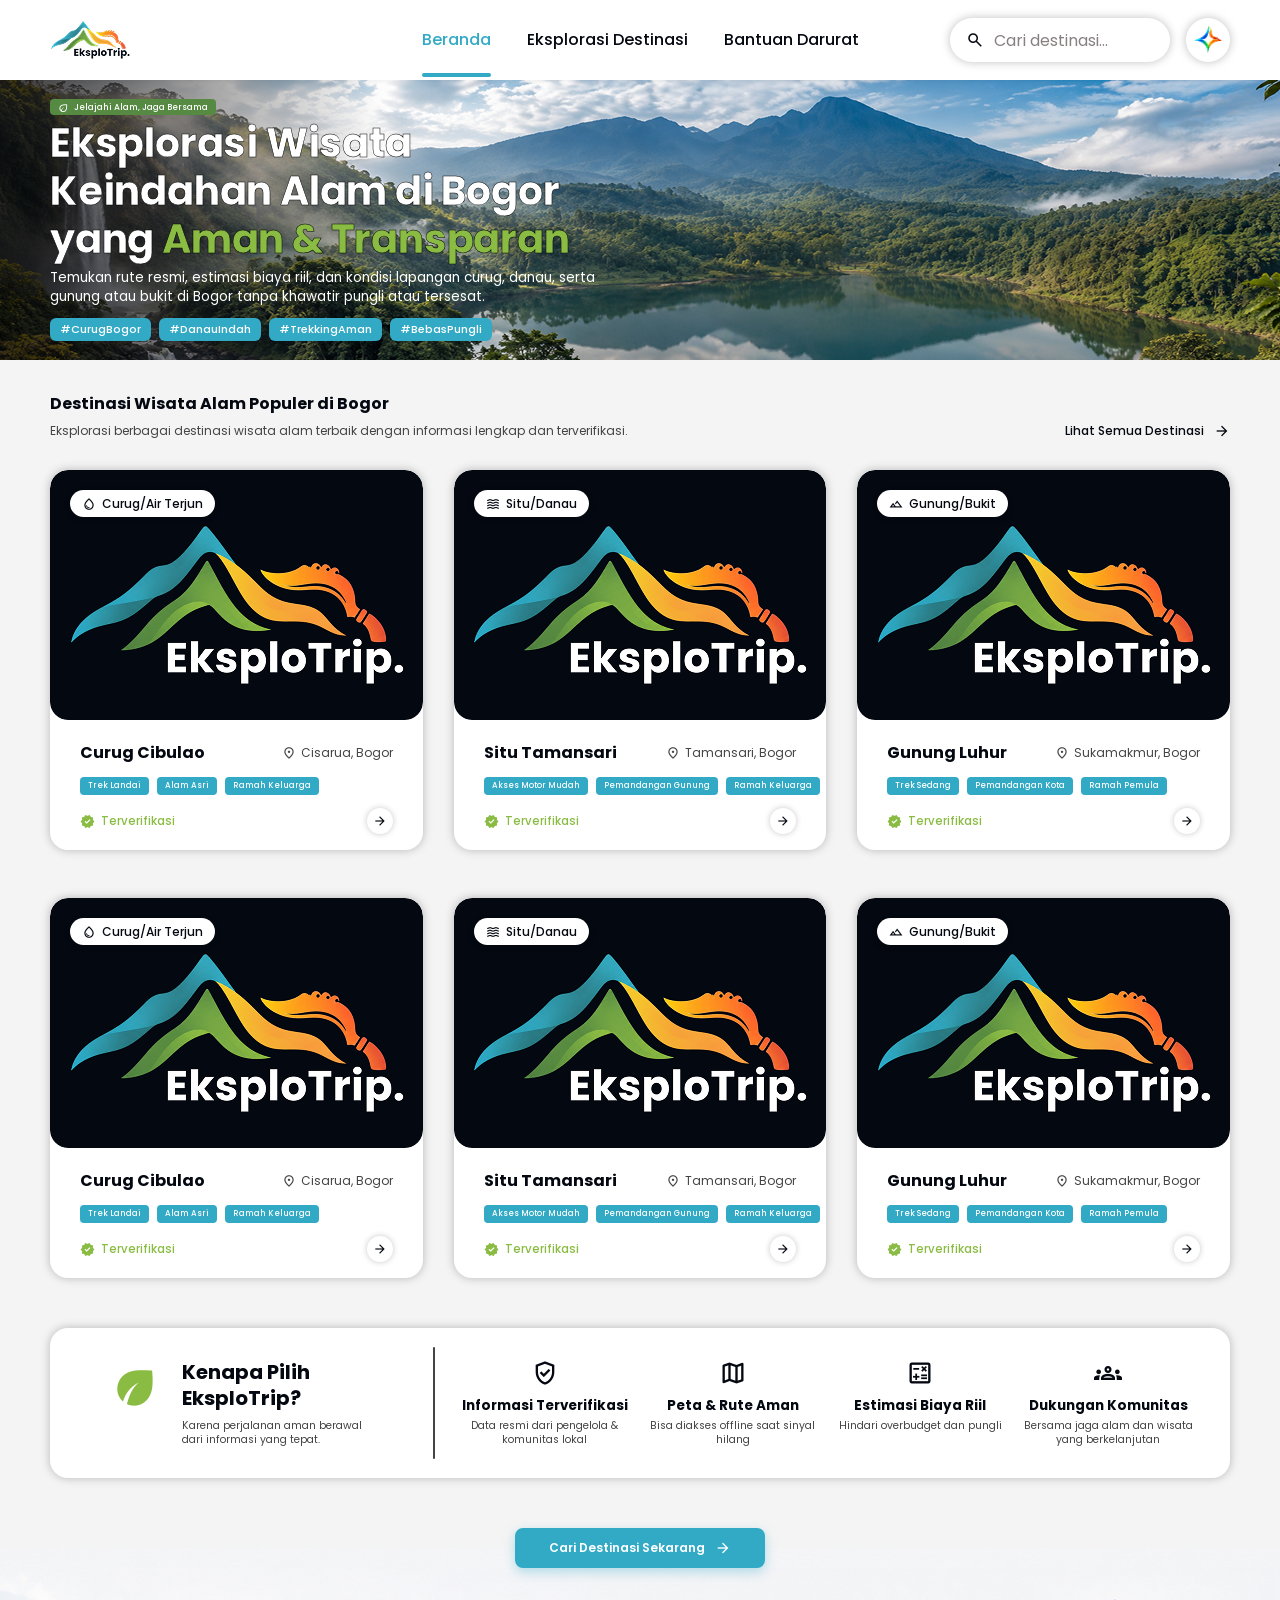
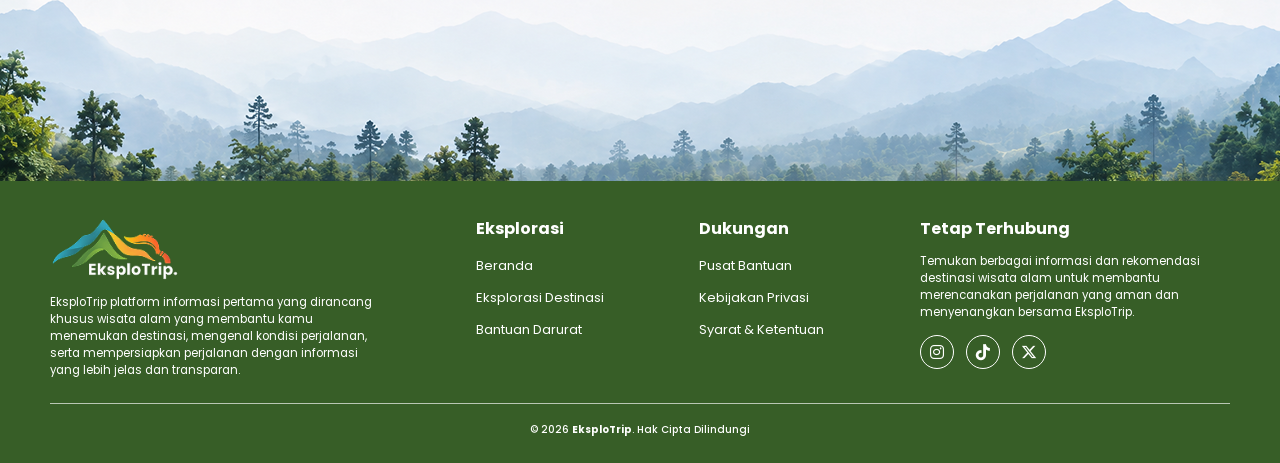
<file: beranda.html>
<!DOCTYPE html>
<html lang="id">
<head>
    <meta charset="UTF-8">
    <meta name="viewport" content="width=device-width, initial-scale=1.0">
    <title>EksploTrip - Eksplorasi Wisata Alam Bogor yang Aman & Transparan</title>
    <!-- Fonts & Icons -->
    <link rel="preconnect" href="https://fonts.googleapis.com">
    <link rel="preconnect" href="https://fonts.gstatic.com" crossorigin>
    <link href="https://fonts.googleapis.com/css2?family=Poppins:ital,wght@0,400;0,500;0,600;0,700;1,400;1,500;1,600;1,700&display=swap" rel="stylesheet">
    <link rel="stylesheet" href="https://fonts.googleapis.com/css2?family=Material+Symbols+Outlined:opsz,wght,FILL,GRAD@20..48,400..600,0..1,-50..200" />
    <link rel="stylesheet" href="https://cdnjs.cloudflare.com/ajax/libs/font-awesome/6.5.1/css/all.min.css" />
    <link rel="stylesheet" href="beranda.css">
    <link rel="stylesheet" href="eksplorasi_destinasi.css">
    <link rel="stylesheet" href="bantuan_darurat.css">
</head>
<body>

    <!-- Header & Navigation (Stationary at Top) -->
    <header class="navbar">
        <div class="navbar-container">
            <a href="beranda.html" class="navbar-brand">
                <img src="assets/images/beranda/logo_eksplotrip_navbar.png" alt="EksploTrip Logo" class="navbar-logo">
            </a>

            <nav class="navbar-menu">
                <ul class="nav-links">
                    <li class="nav-item active" id="nav-item-beranda"><a href="beranda.html" aria-current="page">Beranda</a></li>
                    <li class="nav-item" id="nav-item-eksplorasi"><a href="eksplorasi_destinasi.html">Eksplorasi Destinasi</a></li>
                    <li class="nav-item" id="nav-item-bantuan"><a href="bantuan_darurat.html">Bantuan Darurat</a></li>
                    <li class="nav-indicator" aria-hidden="true"></li>
                </ul>
            </nav>

            <div class="navbar-actions">
                <form action="search_success.html" method="get" role="search" class="search-form">
                    <span class="material-symbols-outlined search-icon">search</span>
                    <input type="search" name="q" placeholder="Cari destinasi..." aria-label="Cari destinasi" class="search-input">
                </form>

                <button type="button" aria-label="Tanya AI EksploTrip" class="ai-button">
                    <img src="assets/images/beranda/logo_aiplo.png" alt="AI Bot EksploTrip" class="ai-logo">
                </button>
            </div>
        </div>
    </header>

    <!-- Page Slider Viewport (Entire Content Beneath Stationary Navbar Slides) -->
    <div class="page-slider-viewport" id="slider-viewport">
        <div class="page-slider-track" id="slider-track">
            <!-- View 1: Beranda -->
            <div class="page-view active-view" id="view-beranda">
<main>

        <!-- Hero Banner -->
        <section class="hero-section">
            <div class="hero-bg-wrapper">
                <img src="assets/images/beranda/banner_atas.png" alt="Pemandangan danau dan gunung di Bogor" class="hero-banner-img">
                <div class="hero-overlay"></div>
            </div>

            <div class="hero-content">
                <div class="hero-badge">
                    <span class="material-symbols-outlined">eco</span>
                    <span>Jelajahi Alam, Jaga Bersama</span>
                </div>
                <h1 class="hero-title">Eksplorasi Wisata<br>Keindahan Alam di Bogor<br>yang <strong>Aman &amp; Transparan</strong></h1>
                <p class="hero-desc">Temukan rute resmi, estimasi biaya riil, dan kondisi lapangan curug, danau, serta gunung atau bukit di Bogor tanpa khawatir pungli atau tersesat.</p>
                <ul class="hero-tags">
                    <li>#CurugBogor</li>
                    <li>#DanauIndah</li>
                    <li>#TrekkingAman</li>
                    <li>#BebasPungli</li>
                </ul>
            </div>
        </section>

        <!-- Destinasi Wisata Populer -->
        <section class="destinations-section">
            <div class="destinations-header">
                <div class="destinations-title-group">
                    <h2 class="destinations-title">Destinasi Wisata Alam Populer di Bogor</h2>
                    <p class="destinations-subtitle">Eksplorasi berbagai destinasi wisata alam terbaik dengan informasi lengkap dan terverifikasi.</p>
                </div>
                <a href="eksplorasi_destinasi.html" class="destinations-view-all">
                    <span>Lihat Semua Destinasi</span>
                    <span class="material-symbols-outlined">arrow_forward</span>
                </a>
            </div>

            <div class="cards-grid">
                <!-- Kartu Destinasi 1 -->
                <article class="destination-card">
                    <div class="card-media">
                        <span class="card-badge">
                            <span class="material-symbols-outlined">water_drop</span>
                            <span>Curug/Air Terjun</span>
                        </span>
                        <img src="assets/images/beranda/list_katalog.png" alt="Curug Cibulao" class="card-img">
                    </div>
                    <div class="card-body">
                        <div class="card-header-row">
                            <h3 class="card-title">Curug Cibulao</h3>
                            <span class="card-location">
                                <span class="material-symbols-outlined">location_on</span>
                                <span>Cisarua, Bogor</span>
                            </span>
                        </div>
                        <ul class="card-tags">
                            <li>Trek Landai</li>
                            <li>Alam Asri</li>
                            <li>Ramah Keluarga</li>
                        </ul>
                        <div class="card-footer-row">
                            <span class="card-verified">
                                <span class="material-symbols-outlined">verified</span>
                                <span>Terverifikasi</span>
                            </span>
                            <a href="detail_katalog.html" class="card-action-btn" aria-label="Lihat detail Curug Cibulao">
                                <span class="material-symbols-outlined">arrow_forward</span>
                            </a>
                        </div>
                    </div>
                </article>

                <!-- Kartu Destinasi 2 -->
                <article class="destination-card">
                    <div class="card-media">
                        <span class="card-badge">
                            <span class="material-symbols-outlined">waves</span>
                            <span>Situ/Danau</span>
                        </span>
                        <img src="assets/images/beranda/list_katalog.png" alt="Situ Tamansari" class="card-img">
                    </div>
                    <div class="card-body">
                        <div class="card-header-row">
                            <h3 class="card-title">Situ Tamansari</h3>
                            <span class="card-location">
                                <span class="material-symbols-outlined">location_on</span>
                                <span>Tamansari, Bogor</span>
                            </span>
                        </div>
                        <ul class="card-tags">
                            <li>Akses Motor Mudah</li>
                            <li>Pemandangan Gunung</li>
                            <li>Ramah Keluarga</li>
                        </ul>
                        <div class="card-footer-row">
                            <span class="card-verified">
                                <span class="material-symbols-outlined">verified</span>
                                <span>Terverifikasi</span>
                            </span>
                            <a href="detail_katalog.html" class="card-action-btn" aria-label="Lihat detail Situ Tamansari">
                                <span class="material-symbols-outlined">arrow_forward</span>
                            </a>
                        </div>
                    </div>
                </article>

                <!-- Kartu Destinasi 3 -->
                <article class="destination-card">
                    <div class="card-media">
                        <span class="card-badge">
                            <span class="material-symbols-outlined">landscape</span>
                            <span>Gunung/Bukit</span>
                        </span>
                        <img src="assets/images/beranda/list_katalog.png" alt="Gunung Luhur" class="card-img">
                    </div>
                    <div class="card-body">
                        <div class="card-header-row">
                            <h3 class="card-title">Gunung Luhur</h3>
                            <span class="card-location">
                                <span class="material-symbols-outlined">location_on</span>
                                <span>Sukamakmur, Bogor</span>
                            </span>
                        </div>
                        <ul class="card-tags">
                            <li>Trek Sedang</li>
                            <li>Pemandangan Kota</li>
                            <li>Ramah Pemula</li>
                        </ul>
                        <div class="card-footer-row">
                            <span class="card-verified">
                                <span class="material-symbols-outlined">verified</span>
                                <span>Terverifikasi</span>
                            </span>
                            <a href="detail_katalog.html" class="card-action-btn" aria-label="Lihat detail Gunung Luhur">
                                <span class="material-symbols-outlined">arrow_forward</span>
                            </a>
                        </div>
                    </div>
                </article>

                <!-- Kartu Destinasi 4 -->
                <article class="destination-card">
                    <div class="card-media">
                        <span class="card-badge">
                            <span class="material-symbols-outlined">water_drop</span>
                            <span>Curug/Air Terjun</span>
                        </span>
                        <img src="assets/images/beranda/list_katalog.png" alt="Curug Cibulao" class="card-img">
                    </div>
                    <div class="card-body">
                        <div class="card-header-row">
                            <h3 class="card-title">Curug Cibulao</h3>
                            <span class="card-location">
                                <span class="material-symbols-outlined">location_on</span>
                                <span>Cisarua, Bogor</span>
                            </span>
                        </div>
                        <ul class="card-tags">
                            <li>Trek Landai</li>
                            <li>Alam Asri</li>
                            <li>Ramah Keluarga</li>
                        </ul>
                        <div class="card-footer-row">
                            <span class="card-verified">
                                <span class="material-symbols-outlined">verified</span>
                                <span>Terverifikasi</span>
                            </span>
                            <a href="detail_katalog.html" class="card-action-btn" aria-label="Lihat detail Curug Cibulao">
                                <span class="material-symbols-outlined">arrow_forward</span>
                            </a>
                        </div>
                    </div>
                </article>

                <!-- Kartu Destinasi 5 -->
                <article class="destination-card">
                    <div class="card-media">
                        <span class="card-badge">
                            <span class="material-symbols-outlined">waves</span>
                            <span>Situ/Danau</span>
                        </span>
                        <img src="assets/images/beranda/list_katalog.png" alt="Situ Tamansari" class="card-img">
                    </div>
                    <div class="card-body">
                        <div class="card-header-row">
                            <h3 class="card-title">Situ Tamansari</h3>
                            <span class="card-location">
                                <span class="material-symbols-outlined">location_on</span>
                                <span>Tamansari, Bogor</span>
                            </span>
                        </div>
                        <ul class="card-tags">
                            <li>Akses Motor Mudah</li>
                            <li>Pemandangan Gunung</li>
                            <li>Ramah Keluarga</li>
                        </ul>
                        <div class="card-footer-row">
                            <span class="card-verified">
                                <span class="material-symbols-outlined">verified</span>
                                <span>Terverifikasi</span>
                            </span>
                            <a href="detail_katalog.html" class="card-action-btn" aria-label="Lihat detail Situ Tamansari">
                                <span class="material-symbols-outlined">arrow_forward</span>
                            </a>
                        </div>
                    </div>
                </article>

                <!-- Kartu Destinasi 6 -->
                <article class="destination-card">
                    <div class="card-media">
                        <span class="card-badge">
                            <span class="material-symbols-outlined">landscape</span>
                            <span>Gunung/Bukit</span>
                        </span>
                        <img src="assets/images/beranda/list_katalog.png" alt="Gunung Luhur" class="card-img">
                    </div>
                    <div class="card-body">
                        <div class="card-header-row">
                            <h3 class="card-title">Gunung Luhur</h3>
                            <span class="card-location">
                                <span class="material-symbols-outlined">location_on</span>
                                <span>Sukamakmur, Bogor</span>
                            </span>
                        </div>
                        <ul class="card-tags">
                            <li>Trek Sedang</li>
                            <li>Pemandangan Kota</li>
                            <li>Ramah Pemula</li>
                        </ul>
                        <div class="card-footer-row">
                            <span class="card-verified">
                                <span class="material-symbols-outlined">verified</span>
                                <span>Terverifikasi</span>
                            </span>
                            <a href="detail_katalog.html" class="card-action-btn" aria-label="Lihat detail Gunung Luhur">
                                <span class="material-symbols-outlined">arrow_forward</span>
                            </a>
                        </div>
                    </div>
                </article>
            </div>
        </section>

        <!-- Kenapa Pilih EksploTrip? -->
        <section class="value-prop-section">
            <div class="value-prop-card">
                <div class="value-prop-brand">
                    <div class="brand-icon-wrapper">
                        <span class="material-symbols-outlined brand-emblem-icon earth-eco">eco</span>
                    </div>
                    <div>
                        <h2 class="value-prop-title">Kenapa Pilih<br>EksploTrip?</h2>
                        <p class="value-prop-desc">Karena perjalanan aman berawal dari informasi yang tepat.</p>
                    </div>
                </div>

                <div class="value-prop-divider"></div>

                <ul class="value-prop-features">
                    <li class="feature-item">
                        <div class="feature-icon">
                            <span class="material-symbols-outlined">verified_user</span>
                        </div>
                        <h3 class="feature-title">Informasi Terverifikasi</h3>
                        <p class="feature-desc">Data resmi dari pengelola &amp; komunitas lokal</p>
                    </li>
                    <li class="feature-item">
                        <div class="feature-icon">
                            <span class="material-symbols-outlined">map</span>
                        </div>
                        <h3 class="feature-title">Peta &amp; Rute Aman</h3>
                        <p class="feature-desc">Bisa diakses offline saat sinyal hilang</p>
                    </li>
                    <li class="feature-item">
                        <div class="feature-icon">
                            <span class="material-symbols-outlined">calculate</span>
                        </div>
                        <h3 class="feature-title">Estimasi Biaya Riil</h3>
                        <p class="feature-desc">Hindari overbudget dan pungli</p>
                    </li>
                    <li class="feature-item">
                        <div class="feature-icon">
                            <span class="material-symbols-outlined">groups</span>
                        </div>
                        <h3 class="feature-title">Dukungan Komunitas</h3>
                        <p class="feature-desc">Bersama jaga alam dan wisata yang berkelanjutan</p>
                    </li>
                </ul>
            </div>
        </section>

        <!-- Call to Action -->
        <section class="cta-section">
            <div class="cta-btn-wrapper">
                <a href="eksplorasi_destinasi.html" class="cta-btn">
                    <span>Cari Destinasi Sekarang</span>
                    <span class="material-symbols-outlined">arrow_forward</span>
                </a>
            </div>
            <div class="cta-banner-wrapper">
                <img src="assets/images/beranda/banner_bawah.png" alt="Pemandangan pegunungan berkabut" class="cta-banner-img">
            </div>
        </section>

    </main>

<footer class="site-footer">
        <div class="footer-container">
            <div class="footer-top">
                <div class="footer-col footer-col-brand">
                    <img src="assets/images/eksplorasi_destinasi/logo_eksplotrip_footer.png" alt="EksploTrip Logo" class="footer-logo">
                    <p class="footer-brand-desc">EksploTrip platform informasi pertama yang dirancang khusus wisata alam yang membantu kamu menemukan destinasi, mengenal kondisi perjalanan, serta mempersiapkan perjalanan dengan informasi yang lebih jelas dan transparan.</p>
                </div>

                <nav class="footer-col footer-col-links" aria-label="Navigasi Eksplorasi">
                    <h4 class="footer-col-title">Eksplorasi</h4>
                    <ul class="footer-links">
                        <li><a href="beranda.html">Beranda</a></li>
                        <li><a href="eksplorasi_destinasi.html">Eksplorasi Destinasi</a></li>
                        <li><a href="bantuan_darurat.html">Bantuan Darurat</a></li>
                    </ul>
                </nav>

                <nav class="footer-col footer-col-links" aria-label="Navigasi Dukungan">
                    <h4 class="footer-col-title">Dukungan</h4>
                    <ul class="footer-links">
                        <li><a href="javascript:void(0)">Pusat Bantuan</a></li>
                        <li><a href="javascript:void(0)">Kebijakan Privasi</a></li>
                        <li><a href="javascript:void(0)">Syarat &amp; Ketentuan</a></li>
                    </ul>
                </nav>

                <div class="footer-col footer-col-social">
                    <h4 class="footer-col-title">Tetap Terhubung</h4>
                    <p class="footer-social-desc">Temukan berbagai informasi dan rekomendasi destinasi wisata alam untuk membantu merencanakan perjalanan yang aman dan menyenangkan bersama EksploTrip.</p>
                    <ul class="footer-social-list">
                        <li>
                            <a href="javascript:void(0)" class="social-icon-btn" aria-label="Instagram EksploTrip">
                                <i class="fa-brands fa-instagram"></i>
                            </a>
                        </li>
                        <li>
                            <a href="javascript:void(0)" class="social-icon-btn" aria-label="TikTok EksploTrip">
                                <i class="fa-brands fa-tiktok"></i>
                            </a>
                        </li>
                        <li>
                            <a href="javascript:void(0)" class="social-icon-btn" aria-label="X (Twitter) EksploTrip">
                                <i class="fa-brands fa-x-twitter"></i>
                            </a>
                        </li>
                    </ul>
                </div>
            </div>

            <hr class="footer-divider">
            <p class="footer-copyright"><small>&copy; 2026 <strong>EksploTrip</strong>. Hak Cipta Dilindungi</small></p>
        </div>
    </footer>
            </div>

            <!-- View 2: Eksplorasi Destinasi -->
            <div class="page-view collapsed-view" id="view-eksplorasi">
<main>

        <!-- Hero Banner -->
        <section class="hero-section">
            <div class="hero-bg-wrapper">
                <img src="assets/images/eksplorasi_destinasi/banner_atas.png" alt="Pemandangan danau dan gunung di Bogor" class="hero-banner-img">
                <div class="hero-overlay"></div>
            </div>

            <div class="hero-content">
                <div class="hero-badge">
                    <span class="material-symbols-outlined">eco</span>
                    <span>Eksplorasi Destinasi</span>
                </div>
                <h1 class="hero-title">Eksplorasi Wisata<br>Keindahan Alam di Bogor<br>yang <strong>Aman &amp; Transparan</strong></h1>
                <p class="hero-desc">Temukan berbagai destinasi wisata alam di Bogor, mulai dari curug, danau, hingga jalur bukit trekking. Pilih destinasi favoritmu dan nikmati perjalanan yang lebih aman, nyaman, dan terencana.</p>
            </div>
        </section>

        <!-- Filter Destinasi -->
        <section class="filter-section">
            <div class="filter-container">
                <div class="filter-card" role="group" aria-labelledby="filter-type-title">
                    <div class="filter-title" id="filter-type-title">
                        <span class="material-symbols-outlined">landscape</span>
                        <span>Tipe Destinasi</span>
                    </div>
                    <div class="filter-buttons" id="type-filter-group">
                        <button type="button" class="filter-btn active" data-type="all">Semua</button>
                        <button type="button" class="filter-btn" data-type="curug">
                            <span class="material-symbols-outlined">water_drop</span>
                            <span>Curug/Air Terjun</span>
                        </button>
                        <button type="button" class="filter-btn" data-type="danau">
                            <span class="material-symbols-outlined">waves</span>
                            <span>Situ/Danau</span>
                        </button>
                        <button type="button" class="filter-btn" data-type="gunung">
                            <span class="material-symbols-outlined">landscape</span>
                            <span>Gunung/Bukit</span>
                        </button>
                    </div>
                </div>

                <div class="filter-card" role="group" aria-labelledby="filter-condition-title">
                    <div class="filter-title" id="filter-condition-title">
                        <span class="material-symbols-outlined">groups</span>
                        <span>Kondisi &amp; Kebutuhan</span>
                    </div>
                    <div class="filter-buttons" id="condition-filter-group">
                        <button type="button" class="filter-btn active" data-condition="all">Semua</button>
                        <button type="button" class="filter-btn" data-condition="pemula">
                            <span class="material-symbols-outlined">footprint</span>
                            <span>Ramah Pemula</span>
                        </button>
                        <button type="button" class="filter-btn" data-condition="keluarga">
                            <span class="material-symbols-outlined">family_restroom</span>
                            <span>Ramah Keluarga</span>
                        </button>
                        <button type="button" class="filter-btn" data-condition="ekstrem">
                            <span class="material-symbols-outlined">landscape</span>
                            <span>Rute Ekstrem</span>
                        </button>
                        <button type="button" class="filter-btn" data-condition="parkir">
                            <span class="material-symbols-outlined">local_parking</span>
                            <span>Dekat Parkiran</span>
                        </button>
                    </div>
                </div>
            </div>
        </section>

        <!-- Daftar Destinasi -->
        <section class="destinations-section" id="katalog-destinasi">
            <div class="destinations-header">
                <div class="destinations-title-group">
                    <h2 class="destinations-title">Daftar Destinasi Wisata Alam di Bogor</h2>
                    <p class="destinations-subtitle">Eksplorasi berbagai destinasi wisata alam terbaik dengan informasi lengkap dan terverifikasi.</p>
                </div>
            </div>

            <div class="cards-grid" id="destinations-grid">
                <!-- Kartu Destinasi 1 -->
                <article class="destination-card">
                    <div class="card-media">
                        <span class="card-badge">
                            <span class="material-symbols-outlined">water_drop</span>
                            <span>Curug/Air Terjun</span>
                        </span>
                        <img src="assets/images/eksplorasi_destinasi/list_katalog.png" alt="Curug Cibulao" class="card-img">
                    </div>
                    <div class="card-body">
                        <div class="card-header-row">
                            <h3 class="card-title">Curug Cibulao</h3>
                            <span class="card-location">
                                <span class="material-symbols-outlined">location_on</span>
                                <span>Cisarua, Bogor</span>
                            </span>
                        </div>
                        <ul class="card-tags">
                            <li>Trek Landai</li>
                            <li>Alam Asri</li>
                            <li>Ramah Keluarga</li>
                        </ul>
                        <div class="card-footer-row">
                            <span class="card-verified">
                                <span class="material-symbols-outlined">verified</span>
                                <span>Terverifikasi</span>
                            </span>
                            <a href="detail_katalog.html" class="card-action-btn" aria-label="Lihat detail Curug Cibulao">
                                <span class="material-symbols-outlined">arrow_forward</span>
                            </a>
                        </div>
                    </div>
                </article>

                <!-- Kartu Destinasi 2 -->
                <article class="destination-card">
                    <div class="card-media">
                        <span class="card-badge">
                            <span class="material-symbols-outlined">waves</span>
                            <span>Situ/Danau</span>
                        </span>
                        <img src="assets/images/eksplorasi_destinasi/list_katalog.png" alt="Situ Tamansari" class="card-img">
                    </div>
                    <div class="card-body">
                        <div class="card-header-row">
                            <h3 class="card-title">Situ Tamansari</h3>
                            <span class="card-location">
                                <span class="material-symbols-outlined">location_on</span>
                                <span>Tamansari, Bogor</span>
                            </span>
                        </div>
                        <ul class="card-tags">
                            <li>Akses Motor Mudah</li>
                            <li>Pemandangan Gunung</li>
                            <li>Ramah Keluarga</li>
                        </ul>
                        <div class="card-footer-row">
                            <span class="card-verified">
                                <span class="material-symbols-outlined">verified</span>
                                <span>Terverifikasi</span>
                            </span>
                            <a href="detail_katalog.html" class="card-action-btn" aria-label="Lihat detail Situ Tamansari">
                                <span class="material-symbols-outlined">arrow_forward</span>
                            </a>
                        </div>
                    </div>
                </article>

                <!-- Kartu Destinasi 3 -->
                <article class="destination-card">
                    <div class="card-media">
                        <span class="card-badge">
                            <span class="material-symbols-outlined">landscape</span>
                            <span>Gunung/Bukit</span>
                        </span>
                        <img src="assets/images/eksplorasi_destinasi/list_katalog.png" alt="Gunung Luhur" class="card-img">
                    </div>
                    <div class="card-body">
                        <div class="card-header-row">
                            <h3 class="card-title">Gunung Luhur</h3>
                            <span class="card-location">
                                <span class="material-symbols-outlined">location_on</span>
                                <span>Sukamakmur, Bogor</span>
                            </span>
                        </div>
                        <ul class="card-tags">
                            <li>Trekking Sedang</li>
                            <li>Pemandangan Kota</li>
                            <li>Ramah Pemula</li>
                        </ul>
                        <div class="card-footer-row">
                            <span class="card-verified">
                                <span class="material-symbols-outlined">verified</span>
                                <span>Terverifikasi</span>
                            </span>
                            <a href="detail_katalog.html" class="card-action-btn" aria-label="Lihat detail Gunung Luhur">
                                <span class="material-symbols-outlined">arrow_forward</span>
                            </a>
                        </div>
                    </div>
                </article>

                <!-- Kartu Destinasi 4 -->
                <article class="destination-card">
                    <div class="card-media">
                        <span class="card-badge">
                            <span class="material-symbols-outlined">water_drop</span>
                            <span>Curug/Air Terjun</span>
                        </span>
                        <img src="assets/images/eksplorasi_destinasi/list_katalog.png" alt="Curug Cibulao" class="card-img">
                    </div>
                    <div class="card-body">
                        <div class="card-header-row">
                            <h3 class="card-title">Curug Cibulao</h3>
                            <span class="card-location">
                                <span class="material-symbols-outlined">location_on</span>
                                <span>Cisarua, Bogor</span>
                            </span>
                        </div>
                        <ul class="card-tags">
                            <li>Trek Landai</li>
                            <li>Alam Asri</li>
                            <li>Ramah Keluarga</li>
                        </ul>
                        <div class="card-footer-row">
                            <span class="card-verified">
                                <span class="material-symbols-outlined">verified</span>
                                <span>Terverifikasi</span>
                            </span>
                            <a href="detail_katalog.html" class="card-action-btn" aria-label="Lihat detail Curug Cibulao">
                                <span class="material-symbols-outlined">arrow_forward</span>
                            </a>
                        </div>
                    </div>
                </article>

                <!-- Kartu Destinasi 5 -->
                <article class="destination-card">
                    <div class="card-media">
                        <span class="card-badge">
                            <span class="material-symbols-outlined">waves</span>
                            <span>Situ/Danau</span>
                        </span>
                        <img src="assets/images/eksplorasi_destinasi/list_katalog.png" alt="Situ Tamansari" class="card-img">
                    </div>
                    <div class="card-body">
                        <div class="card-header-row">
                            <h3 class="card-title">Situ Tamansari</h3>
                            <span class="card-location">
                                <span class="material-symbols-outlined">location_on</span>
                                <span>Tamansari, Bogor</span>
                            </span>
                        </div>
                        <ul class="card-tags">
                            <li>Akses Motor Mudah</li>
                            <li>Pemandangan Gunung</li>
                            <li>Ramah Keluarga</li>
                        </ul>
                        <div class="card-footer-row">
                            <span class="card-verified">
                                <span class="material-symbols-outlined">verified</span>
                                <span>Terverifikasi</span>
                            </span>
                            <a href="detail_katalog.html" class="card-action-btn" aria-label="Lihat detail Situ Tamansari">
                                <span class="material-symbols-outlined">arrow_forward</span>
                            </a>
                        </div>
                    </div>
                </article>

                <!-- Kartu Destinasi 6 -->
                <article class="destination-card">
                    <div class="card-media">
                        <span class="card-badge">
                            <span class="material-symbols-outlined">landscape</span>
                            <span>Gunung/Bukit</span>
                        </span>
                        <img src="assets/images/eksplorasi_destinasi/list_katalog.png" alt="Gunung Luhur" class="card-img">
                    </div>
                    <div class="card-body">
                        <div class="card-header-row">
                            <h3 class="card-title">Gunung Luhur</h3>
                            <span class="card-location">
                                <span class="material-symbols-outlined">location_on</span>
                                <span>Sukamakmur, Bogor</span>
                            </span>
                        </div>
                        <ul class="card-tags">
                            <li>Trekking Sedang</li>
                            <li>Pemandangan Kota</li>
                            <li>Ramah Pemula</li>
                        </ul>
                        <div class="card-footer-row">
                            <span class="card-verified">
                                <span class="material-symbols-outlined">verified</span>
                                <span>Terverifikasi</span>
                            </span>
                            <a href="detail_katalog.html" class="card-action-btn" aria-label="Lihat detail Gunung Luhur">
                                <span class="material-symbols-outlined">arrow_forward</span>
                            </a>
                        </div>
                    </div>
                </article>

                <!-- Kartu Destinasi 7 -->
                <article class="destination-card">
                    <div class="card-media">
                        <span class="card-badge">
                            <span class="material-symbols-outlined">water_drop</span>
                            <span>Curug/Air Terjun</span>
                        </span>
                        <img src="assets/images/eksplorasi_destinasi/list_katalog.png" alt="Curug Cibulao" class="card-img">
                    </div>
                    <div class="card-body">
                        <div class="card-header-row">
                            <h3 class="card-title">Curug Cibulao</h3>
                            <span class="card-location">
                                <span class="material-symbols-outlined">location_on</span>
                                <span>Cisarua, Bogor</span>
                            </span>
                        </div>
                        <ul class="card-tags">
                            <li>Trek Landai</li>
                            <li>Alam Asri</li>
                            <li>Ramah Keluarga</li>
                        </ul>
                        <div class="card-footer-row">
                            <span class="card-verified">
                                <span class="material-symbols-outlined">verified</span>
                                <span>Terverifikasi</span>
                            </span>
                            <a href="detail_katalog.html" class="card-action-btn" aria-label="Lihat detail Curug Cibulao">
                                <span class="material-symbols-outlined">arrow_forward</span>
                            </a>
                        </div>
                    </div>
                </article>

                <!-- Kartu Destinasi 8 -->
                <article class="destination-card">
                    <div class="card-media">
                        <span class="card-badge">
                            <span class="material-symbols-outlined">waves</span>
                            <span>Situ/Danau</span>
                        </span>
                        <img src="assets/images/eksplorasi_destinasi/list_katalog.png" alt="Situ Tamansari" class="card-img">
                    </div>
                    <div class="card-body">
                        <div class="card-header-row">
                            <h3 class="card-title">Situ Tamansari</h3>
                            <span class="card-location">
                                <span class="material-symbols-outlined">location_on</span>
                                <span>Tamansari, Bogor</span>
                            </span>
                        </div>
                        <ul class="card-tags">
                            <li>Akses Motor Mudah</li>
                            <li>Pemandangan Gunung</li>
                            <li>Ramah Keluarga</li>
                        </ul>
                        <div class="card-footer-row">
                            <span class="card-verified">
                                <span class="material-symbols-outlined">verified</span>
                                <span>Terverifikasi</span>
                            </span>
                            <a href="detail_katalog.html" class="card-action-btn" aria-label="Lihat detail Situ Tamansari">
                                <span class="material-symbols-outlined">arrow_forward</span>
                            </a>
                        </div>
                    </div>
                </article>

                <!-- Kartu Destinasi 9 -->
                <article class="destination-card">
                    <div class="card-media">
                        <span class="card-badge">
                            <span class="material-symbols-outlined">landscape</span>
                            <span>Gunung/Bukit</span>
                        </span>
                        <img src="assets/images/eksplorasi_destinasi/list_katalog.png" alt="Gunung Luhur" class="card-img">
                    </div>
                    <div class="card-body">
                        <div class="card-header-row">
                            <h3 class="card-title">Gunung Luhur</h3>
                            <span class="card-location">
                                <span class="material-symbols-outlined">location_on</span>
                                <span>Sukamakmur, Bogor</span>
                            </span>
                        </div>
                        <ul class="card-tags">
                            <li>Trekking Sedang</li>
                            <li>Pemandangan Kota</li>
                            <li>Ramah Pemula</li>
                        </ul>
                        <div class="card-footer-row">
                            <span class="card-verified">
                                <span class="material-symbols-outlined">verified</span>
                                <span>Terverifikasi</span>
                            </span>
                            <a href="detail_katalog.html" class="card-action-btn" aria-label="Lihat detail Gunung Luhur">
                                <span class="material-symbols-outlined">arrow_forward</span>
                            </a>
                        </div>
                    </div>
                </article>

                <!-- Kartu Destinasi 10 -->
                <article class="destination-card">
                    <div class="card-media">
                        <span class="card-badge">
                            <span class="material-symbols-outlined">water_drop</span>
                            <span>Curug/Air Terjun</span>
                        </span>
                        <img src="assets/images/eksplorasi_destinasi/list_katalog.png" alt="Curug Cibulao" class="card-img">
                    </div>
                    <div class="card-body">
                        <div class="card-header-row">
                            <h3 class="card-title">Curug Cibulao</h3>
                            <span class="card-location">
                                <span class="material-symbols-outlined">location_on</span>
                                <span>Cisarua, Bogor</span>
                            </span>
                        </div>
                        <ul class="card-tags">
                            <li>Trek Landai</li>
                            <li>Alam Asri</li>
                            <li>Ramah Keluarga</li>
                        </ul>
                        <div class="card-footer-row">
                            <span class="card-verified">
                                <span class="material-symbols-outlined">verified</span>
                                <span>Terverifikasi</span>
                            </span>
                            <a href="detail_katalog.html" class="card-action-btn" aria-label="Lihat detail Curug Cibulao">
                                <span class="material-symbols-outlined">arrow_forward</span>
                            </a>
                        </div>
                    </div>
                </article>

                <!-- Kartu Destinasi 11 -->
                <article class="destination-card">
                    <div class="card-media">
                        <span class="card-badge">
                            <span class="material-symbols-outlined">waves</span>
                            <span>Situ/Danau</span>
                        </span>
                        <img src="assets/images/eksplorasi_destinasi/list_katalog.png" alt="Situ Tamansari" class="card-img">
                    </div>
                    <div class="card-body">
                        <div class="card-header-row">
                            <h3 class="card-title">Situ Tamansari</h3>
                            <span class="card-location">
                                <span class="material-symbols-outlined">location_on</span>
                                <span>Tamansari, Bogor</span>
                            </span>
                        </div>
                        <ul class="card-tags">
                            <li>Akses Motor Mudah</li>
                            <li>Pemandangan Gunung</li>
                            <li>Ramah Keluarga</li>
                        </ul>
                        <div class="card-footer-row">
                            <span class="card-verified">
                                <span class="material-symbols-outlined">verified</span>
                                <span>Terverifikasi</span>
                            </span>
                            <a href="detail_katalog.html" class="card-action-btn" aria-label="Lihat detail Situ Tamansari">
                                <span class="material-symbols-outlined">arrow_forward</span>
                            </a>
                        </div>
                    </div>
                </article>

                <!-- Kartu Destinasi 12 -->
                <article class="destination-card">
                    <div class="card-media">
                        <span class="card-badge">
                            <span class="material-symbols-outlined">landscape</span>
                            <span>Gunung/Bukit</span>
                        </span>
                        <img src="assets/images/eksplorasi_destinasi/list_katalog.png" alt="Gunung Luhur" class="card-img">
                    </div>
                    <div class="card-body">
                        <div class="card-header-row">
                            <h3 class="card-title">Gunung Luhur</h3>
                            <span class="card-location">
                                <span class="material-symbols-outlined">location_on</span>
                                <span>Sukamakmur, Bogor</span>
                            </span>
                        </div>
                        <ul class="card-tags">
                            <li>Trekking Sedang</li>
                            <li>Pemandangan Kota</li>
                            <li>Ramah Pemula</li>
                        </ul>
                        <div class="card-footer-row">
                            <span class="card-verified">
                                <span class="material-symbols-outlined">verified</span>
                                <span>Terverifikasi</span>
                            </span>
                            <a href="detail_katalog.html" class="card-action-btn" aria-label="Lihat detail Gunung Luhur">
                                <span class="material-symbols-outlined">arrow_forward</span>
                            </a>
                        </div>
                    </div>
                </article>
            </div>

            <!-- Pagination -->
            <nav class="pagination-nav" aria-label="Navigasi halaman destinasi">
                <div class="pagination-wrapper">
                    <button type="button" class="pagi-btn pagi-prev" id="btn-prev" aria-label="Halaman sebelumnya" data-action="prev" disabled aria-disabled="true">
                        <span class="material-symbols-outlined">arrow_back</span>
                    </button>
                    <ul class="pagi-numbers" id="pagi-numbers">
                        <li><button type="button" class="pagi-num active" data-page="1" aria-current="page">1</button></li>
                        <li><button type="button" class="pagi-num" data-page="2">2</button></li>
                        <li><button type="button" class="pagi-num" data-page="3">3</button></li>
                        <li><button type="button" class="pagi-num" data-page="4">4</button></li>
                    </ul>
                    <button type="button" class="pagi-btn pagi-next" id="btn-next" aria-label="Halaman berikutnya" data-action="next">
                        <span class="material-symbols-outlined">arrow_forward</span>
                    </button>
                </div>
            </nav>
        </section>

        <!-- Banner Bawah -->
        <section class="banner-bottom-section">
            <div class="banner-bottom-wrapper">
                <img src="assets/images/eksplorasi_destinasi/banner_bawah.png" alt="Pemandangan pegunungan berkabut" class="banner-bottom-img">
            </div>
        </section>

    </main>

<footer class="site-footer">
        <div class="footer-container">
            <div class="footer-top">
                <div class="footer-col footer-col-brand">
                    <img src="assets/images/eksplorasi_destinasi/logo_eksplotrip_footer.png" alt="EksploTrip Logo" class="footer-logo">
                    <p class="footer-brand-desc">EksploTrip platform informasi pertama yang dirancang khusus wisata alam yang membantu kamu menemukan destinasi, mengenal kondisi perjalanan, serta mempersiapkan perjalanan dengan informasi yang lebih jelas dan transparan.</p>
                </div>

                <nav class="footer-col footer-col-links" aria-label="Navigasi Eksplorasi">
                    <h4 class="footer-col-title">Eksplorasi</h4>
                    <ul class="footer-links">
                        <li><a href="beranda.html">Beranda</a></li>
                        <li><a href="eksplorasi_destinasi.html">Eksplorasi Destinasi</a></li>
                        <li><a href="bantuan_darurat.html">Bantuan Darurat</a></li>
                    </ul>
                </nav>

                <nav class="footer-col footer-col-links" aria-label="Navigasi Dukungan">
                    <h4 class="footer-col-title">Dukungan</h4>
                    <ul class="footer-links">
                        <li><a href="javascript:void(0)">Pusat Bantuan</a></li>
                        <li><a href="javascript:void(0)">Kebijakan Privasi</a></li>
                        <li><a href="javascript:void(0)">Syarat &amp; Ketentuan</a></li>
                    </ul>
                </nav>

                <div class="footer-col footer-col-social">
                    <h4 class="footer-col-title">Tetap Terhubung</h4>
                    <p class="footer-social-desc">Temukan berbagai informasi dan rekomendasi destinasi wisata alam untuk membantu merencanakan perjalanan yang aman dan menyenangkan bersama EksploTrip.</p>
                    <ul class="footer-social-list">
                        <li>
                            <a href="javascript:void(0)" class="social-icon-btn" aria-label="Instagram EksploTrip">
                                <i class="fa-brands fa-instagram"></i>
                            </a>
                        </li>
                        <li>
                            <a href="javascript:void(0)" class="social-icon-btn" aria-label="TikTok EksploTrip">
                                <i class="fa-brands fa-tiktok"></i>
                            </a>
                        </li>
                        <li>
                            <a href="javascript:void(0)" class="social-icon-btn" aria-label="X (Twitter) EksploTrip">
                                <i class="fa-brands fa-x-twitter"></i>
                            </a>
                        </li>
                    </ul>
                </div>
            </div>

            <hr class="footer-divider">
            <p class="footer-copyright"><small>&copy; 2026 <strong>EksploTrip</strong>. Hak Cipta Dilindungi</small></p>
        </div>
    </footer>
            </div>

            <!-- View 3: Bantuan Darurat -->
            <div class="page-view collapsed-view" id="view-bantuan">
<main>

        <!-- Hero Banner -->
        <section class="hero-section">
            <div class="hero-bg-wrapper">
                <img src="assets/images/bantuan_darurat/banner_atas.png" alt="Pemandangan danau dan gunung di Bogor" class="hero-banner-img">
                <div class="hero-overlay"></div>
            </div>

            <div class="hero-content">
                <div class="hero-badge">
                    <span class="material-symbols-outlined">eco</span>
                    <span>Bantuan Darurat</span>
                </div>
                <h1 class="hero-title">Jangan Panik, Kami<br>Siap <strong>Membantu</strong></h1>
                <p class="hero-desc">Jika kamu mengalami keadaan darurat, membutuhkan informasi penting, atau menghadapi kendala saat berwisata, berikut langkah mudah dan panduan yang bisa kamu ikuti.</p>
            </div>
        </section>

        <!-- Section 1: Tips Saat Keadaan Darurat -->
        <section class="emergency-steps-section">
            <div class="section-header-row">
                <div class="header-icon-box">
                    <span class="material-symbols-outlined">add</span>
                </div>
                <div class="header-text-group">
                    <h2 class="section-main-title">Tips Saat Keadaan Darurat</h2>
                    <p class="section-sub-title">Tetap tenang, ikuti langkah berikut untuk mendapatkan bantuan dengan cepat.</p>
                </div>
            </div>

            <div class="steps-grid">
                <!-- Step 1 -->
                <article class="step-card">
                    <span class="step-num-badge">1</span>
                    <div class="step-icon-wrap">
                        <span class="material-symbols-outlined">call</span>
                    </div>
                    <h3 class="step-title">Hubungi Nomor Darurat</h3>
                    <p class="step-desc">Segera hubungi nomor darurat terdekat.</p>
                </article>

                <!-- Step 2 -->
                <article class="step-card">
                    <span class="step-num-badge">2</span>
                    <div class="step-icon-wrap">
                        <span class="material-symbols-outlined">location_on</span>
                    </div>
                    <h3 class="step-title">Sampaikan Lokasi</h3>
                    <p class="step-desc">Berikan informasi lokasi yang jelas dan detail.</p>
                </article>

                <!-- Step 3 -->
                <article class="step-card">
                    <span class="step-num-badge">3</span>
                    <div class="step-icon-wrap">
                        <span class="material-symbols-outlined">description</span>
                    </div>
                    <h3 class="step-title">Jelaskan Kondisi</h3>
                    <p class="step-desc">Sampaikan jenis bantuan yang dibutuhkan.</p>
                </article>

                <!-- Step 4 -->
                <article class="step-card">
                    <span class="step-num-badge">4</span>
                    <div class="step-icon-wrap">
                        <span class="material-symbols-outlined">schedule</span>
                    </div>
                    <h3 class="step-title">Tunggu Konfirmasi</h3>
                    <p class="step-desc">Jangan meninggalkan lokasi sebelum ada konfirmasi bantuan.</p>
                </article>

                <!-- Step 5 -->
                <article class="step-card">
                    <span class="step-num-badge">5</span>
                    <div class="step-icon-wrap">
                        <span class="material-symbols-outlined">volunteer_activism</span>
                    </div>
                    <h3 class="step-title">Tetap Tenang</h3>
                    <p class="step-desc">Ikuti arahan petugas dan jaga keselamatan diri serta sekitar.</p>
                </article>
            </div>
        </section>

        <!-- Section 2: Tips Keselamatan di Alam -->
        <section class="safety-tips-section">
            <div class="safety-card-container">
                <!-- Left Column: Content -->
                    <div class="safety-left-content">
                        <div class="section-header-row">
                            <div class="header-icon-circle">
                                <span class="material-symbols-outlined">explore</span>
                            </div>
                            <div class="header-text-group">
                                <h2 class="section-main-title">Tips Keselamatan di Alam</h2>
                                <p class="section-sub-title">Persiapan yang baik, perjalanan yang lebih aman.</p>
                            </div>
                        </div>

                        <div class="safety-items-row">
                            <div class="safety-item">
                                <div class="safety-item-icon">
                                    <span class="material-symbols-outlined">backpack</span>
                                </div>
                                <p class="safety-item-text">Gunakan perlengkapan yang sesuai.</p>
                            </div>

                            <div class="safety-divider"></div>

                            <div class="safety-item">
                                <div class="safety-item-icon">
                                    <span class="material-symbols-outlined">water_bottle</span>
                                </div>
                                <p class="safety-item-text">Bawa air minum dan makanan secukupnya.</p>
                            </div>

                            <div class="safety-divider"></div>

                            <div class="safety-item">
                                <div class="safety-item-icon">
                                    <span class="material-symbols-outlined">smartphone</span>
                                </div>
                                <p class="safety-item-text">Pastikan baterai HP penuh dan aktifkan mode offline.</p>
                            </div>

                            <div class="safety-divider"></div>

                            <div class="safety-item">
                                <div class="safety-item-icon">
                                    <span class="material-symbols-outlined">checkroom</span>
                                </div>
                                <p class="safety-item-text">Gunakan pakaian dan alas kaki yang nyaman.</p>
                            </div>

                            <div class="safety-divider"></div>

                            <div class="safety-item">
                                <div class="safety-item-icon">
                                    <span class="material-symbols-outlined">groups</span>
                                </div>
                                <p class="safety-item-text">Jangan berwisata sendirian, utamakan kebersamaan.</p>
                            </div>
                        </div>
                    </div>

                    <!-- Right Column: Visual Image -->
                    <div class="safety-image-wrap">
                        <img src="assets/images/bantuan_darurat/tips_keselamatan.png" alt="Tas carrier di puncak bukit pemandangan alam" class="safety-img">
                    </div>
            </div>
        </section>

        <!-- Section 3: Informasi Bantuan Cepat -->
        <section class="quick-help-section">
            <div class="quick-help-container">
                <div class="section-header-row">
                    <div class="header-icon-circle">
                        <span class="material-symbols-outlined">health_and_safety</span>
                    </div>
                    <div class="header-text-group">
                        <h2 class="section-main-title">Informasi Bantuan Cepat</h2>
                        <p class="section-sub-title">Akses informasi penting yang mungkin kamu butuhkan selama perjalanan.</p>
                    </div>
                </div>

                <div class="help-grid">
                    <!-- Card 1 -->
                    <a href="nomor_darurat_umum.html" class="help-card" aria-label="Lihat Nomor Darurat Umum">
                        <div class="help-card-top">
                            <div class="help-card-icon icon-red">
                                <span class="material-symbols-outlined">call</span>
                            </div>
                        </div>
                        <div>
                            <h3 class="help-card-title">Nomor Darurat Umum</h3>
                            <p class="help-card-desc">Polisi, Ambulans, Pemadam Kebakaran, dan layanan darurat lainnya</p>
                        </div>
                        <span class="help-card-action">
                            <span class="material-symbols-outlined">arrow_forward</span>
                        </span>
                    </a>

                    <!-- Card 2 -->
                    <a href="javascript:void(0)" class="help-card" aria-label="Lihat Fasilitas Kesehatan Terdekat">
                        <div class="help-card-top">
                            <div class="help-card-icon icon-green">
                                <span class="material-symbols-outlined">local_hospital</span>
                            </div>
                        </div>
                        <div>
                            <h3 class="help-card-title">Fasilitas Kesehatan Terdekat</h3>
                            <p class="help-card-desc">Puskesmas, klinik, dan rumah sakit terdekat di sekitar area wisata</p>
                        </div>
                        <span class="help-card-action">
                            <span class="material-symbols-outlined">arrow_forward</span>
                        </span>
                    </a>

                    <!-- Card 3 -->
                    <a href="javascript:void(0)" class="help-card" aria-label="Lihat Informasi Cuaca">
                        <div class="help-card-top">
                            <div class="help-card-icon icon-blue">
                                <span class="material-symbols-outlined">air</span>
                            </div>
                        </div>
                        <div>
                            <h3 class="help-card-title">Informasi Cuaca</h3>
                            <p class="help-card-desc">Cek kondisi cuaca terkini dan peringatan dini sebelum berangkat</p>
                        </div>
                        <span class="help-card-action">
                            <span class="material-symbols-outlined">arrow_forward</span>
                        </span>
                    </a>

                    <!-- Card 4 -->
                    <a href="javascript:void(0)" class="help-card" aria-label="Lihat Tips Keamanan Wanita">
                        <div class="help-card-top">
                            <div class="help-card-icon icon-orange">
                                <span class="material-symbols-outlined">female</span>
                            </div>
                        </div>
                        <div>
                            <h3 class="help-card-title">Tips Keamanan Wanita</h3>
                            <p class="help-card-desc">Hal-hal yang perlu diperhatikan selama berwisata di alam.</p>
                        </div>
                        <span class="help-card-action">
                            <span class="material-symbols-outlined">arrow_forward</span>
                        </span>
                    </a>

                    <!-- Card 5 -->
                    <a href="javascript:void(0)" class="help-card" aria-label="Lihat Edukasi dan Pencegahan">
                        <div class="help-card-top">
                            <div class="help-card-icon icon-orange">
                                <span class="material-symbols-outlined">groups</span>
                            </div>
                        </div>
                        <div>
                            <h3 class="help-card-title">Edukasi dan Pencegahan</h3>
                            <p class="help-card-desc">Kenali potensi bahaya, cara menghindari pungli dan tips keselamatan lainnya.</p>
                        </div>
                        <span class="help-card-action">
                            <span class="material-symbols-outlined">arrow_forward</span>
                        </span>
                    </a>

                    <!-- Card 6 -->
                    <a href="javascript:void(0)" class="help-card" aria-label="Hubungi Tim Kami">
                        <div class="help-card-top">
                            <div class="help-card-icon icon-darkgreen">
                                <span class="material-symbols-outlined">chat</span>
                            </div>
                        </div>
                        <div>
                            <h3 class="help-card-title">Hubungi Tim Kami</h3>
                            <p class="help-card-desc">Untuk pertanyaan, saran, atau informasi tambahan.</p>
                        </div>
                        <span class="help-card-action">
                            <span class="material-symbols-outlined">arrow_forward</span>
                        </span>
                    </a>
                </div>
            </div>
        </section>

        <!-- Section 4: Pertanyaan yang Sering Ditanyakan (FAQ) -->
        <section class="faq-section">
            <div class="faq-container">
                <div class="section-header-row">
                    <div class="header-icon-circle">
                        <span class="material-symbols-outlined">help</span>
                    </div>
                    <div class="header-text-group">
                        <h2 class="section-main-title">Pertanyaan yang Sering Ditanyakan</h2>
                        <p class="section-sub-title">Temukan jawaban dari pertanyaan umum seputar bantuan darurat dan keamanan wisata.</p>
                    </div>
                </div>

                <div class="faq-grid">
                    <!-- Left Column -->
                    <div class="faq-column">
                        <!-- FAQ 1 -->
                        <div class="faq-item">
                            <div class="faq-question">
                                <span class="faq-question-text">Apa yang harus dilakukan jika tersesat di jalur pendakian?</span>
                                <button type="button" class="faq-toggle-btn" aria-label="Buka jawaban">
                                    <span class="material-symbols-outlined">keyboard_arrow_down</span>
                                </button>
                            </div>
                            <div class="faq-answer">
                                <p>Tetap tenang dan berhenti di tempat yang aman. Hubungi nomor darurat 112 atau Basarnas 115, kirimkan koordinat lokasi terakhirmu jika ada sinyal, dan hemat daya baterai ponselmu.</p>
                            </div>
                        </div>

                        <!-- FAQ 2 -->
                        <div class="faq-item" style="margin-top: 16px;">
                            <div class="faq-question">
                                <span class="faq-question-text">Bagaimana cara melaporkan adanya pungli?</span>
                                <button type="button" class="faq-toggle-btn" aria-label="Buka jawaban">
                                    <span class="material-symbols-outlined">keyboard_arrow_down</span>
                                </button>
                            </div>
                            <div class="faq-answer">
                                <p>Catat waktu, lokasi, dan bukti kejadian (foto/video/tiket tidak resmi), lalu laporkan ke pihak pengelola resmi destinasi atau melalui kanal pengaduan resmi LAPOR! (lapor.go.id).</p>
                            </div>
                        </div>

                        <!-- FAQ 3 -->
                        <div class="faq-item" style="margin-top: 16px;">
                            <div class="faq-question">
                                <span class="faq-question-text">Apakah ada asuransi wisata di setiap destinasi?</span>
                                <button type="button" class="faq-toggle-btn" aria-label="Buka jawaban">
                                    <span class="material-symbols-outlined">keyboard_arrow_down</span>
                                </button>
                            </div>
                            <div class="faq-answer">
                                <p>Sebagian besar destinasi wisata alam resmi sudah mencakup asuransi pada tiket masuk resmi. Pastikan selalu meminta karcis retribusi resmi di pintu masuk.</p>
                            </div>
                        </div>
                    </div>

                    <!-- Right Column -->
                    <div class="faq-column">
                        <!-- FAQ 4 -->
                        <div class="faq-item">
                            <div class="faq-question">
                                <span class="faq-question-text">Bagaimana jika mengalami cedera saat berwisata?</span>
                                <button type="button" class="faq-toggle-btn" aria-label="Buka jawaban">
                                    <span class="material-symbols-outlined">keyboard_arrow_down</span>
                                </button>
                            </div>
                            <div class="faq-answer">
                                <p>Lakukan pertolongan pertama (P3K) sesegera mungkin, jangan memaksakan bergerak bila mengalami dislokasi/patah tulang, dan segera hubungi petugas pos jaga terdekat atau ambulans 119.</p>
                            </div>
                        </div>

                        <!-- FAQ 5 -->
                        <div class="faq-item" style="margin-top: 16px;">
                            <div class="faq-question">
                                <span class="faq-question-text">Apakah ada layanan evakuasi di area wisata?</span>
                                <button type="button" class="faq-toggle-btn" aria-label="Buka jawaban">
                                    <span class="material-symbols-outlined">keyboard_arrow_down</span>
                                </button>
                            </div>
                            <div class="faq-answer">
                                <p>Destinasi pendakian gunung dan curug di Bogor umumnya memiliki posko SAR lokal dan pengelola ranger. Dalam kondisi darurat berat, tim gabungan Basarnas akan dikerahkan.</p>
                            </div>
                        </div>

                        <!-- FAQ 6 -->
                        <div class="faq-item" style="margin-top: 16px;">
                            <div class="faq-question">
                                <span class="faq-question-text">Dimana saya bisa mendapatkan informasi cuaca terkini?</span>
                                <button type="button" class="faq-toggle-btn" aria-label="Buka jawaban">
                                    <span class="material-symbols-outlined">keyboard_arrow_down</span>
                                </button>
                            </div>
                            <div class="faq-answer">
                                <p>Informasi cuaca terkini dan radar hujan real-time di kawasan Bogor dapat diakses langsung melalui portal resmi BMKG (bmkg.go.id) atau aplikasi Info BMKG.</p>
                            </div>
                        </div>
                    </div>
                </div>
            </div>
        </section>

        <!-- Banner Bawah -->
        <section class="banner-bottom-section">
            <div class="banner-bottom-wrapper">
                <img src="assets/images/bantuan_darurat/banner_bawah.png" alt="Pemandangan pegunungan berkabut" class="banner-bottom-img">
            </div>
        </section>

    </main>

    <!-- Footer -->
    <footer class="site-footer">
        <div class="footer-container">
            <div class="footer-top">
                <div class="footer-col footer-col-brand">
                    <img src="assets/images/bantuan_darurat/logo_eksplotrip_footer.png" alt="EksploTrip Logo" class="footer-logo">
                    <p class="footer-brand-desc">EksploTrip platform informasi pertama yang dirancang khusus wisata alam yang membantu kamu menemukan destinasi, mengenal kondisi perjalanan, serta mempersiapkan perjalanan dengan informasi yang lebih jelas dan transparan.</p>
                </div>

                <nav class="footer-col footer-col-links" aria-label="Navigasi Eksplorasi">
                    <h4 class="footer-col-title">Eksplorasi</h4>
                    <ul class="footer-links">
                        <li><a href="beranda.html">Beranda</a></li>
                        <li><a href="eksplorasi_destinasi.html">Eksplorasi Destinasi</a></li>
                        <li><a href="bantuan_darurat.html">Bantuan Darurat</a></li>
                    </ul>
                </nav>

                <nav class="footer-col footer-col-links" aria-label="Navigasi Dukungan">
                    <h4 class="footer-col-title">Dukungan</h4>
                    <ul class="footer-links">
                        <li><a href="javascript:void(0)">Pusat Bantuan</a></li>
                        <li><a href="javascript:void(0)">Kebijakan Privasi</a></li>
                        <li><a href="javascript:void(0)">Syarat &amp; Ketentuan</a></li>
                    </ul>
                </nav>

                <div class="footer-col footer-col-social">
                    <h4 class="footer-col-title">Tetap Terhubung</h4>
                    <p class="footer-social-desc">Temukan berbagai informasi dan rekomendasi destinasi wisata alam untuk membantu merencanakan perjalanan yang aman dan menyenangkan bersama EksploTrip.</p>
                    <ul class="footer-social-list">
                        <li>
                            <a href="javascript:void(0)" class="social-icon-btn" aria-label="Instagram EksploTrip">
                                <i class="fa-brands fa-instagram"></i>
                            </a>
                        </li>
                        <li>
                            <a href="javascript:void(0)" class="social-icon-btn" aria-label="TikTok EksploTrip">
                                <i class="fa-brands fa-tiktok"></i>
                            </a>
                        </li>
                        <li>
                            <a href="javascript:void(0)" class="social-icon-btn" aria-label="X (Twitter) EksploTrip">
                                <i class="fa-brands fa-x-twitter"></i>
                            </a>
                        </li>
                    </ul>
                </div>
            </div>

            <hr class="footer-divider">
            <p class="footer-copyright"><small>&copy; 2026 <strong>EksploTrip</strong>. Hak Cipta Dilindungi</small></p>
        </div>
    </footer>
            </div>
        </div>
    </div>

    <!-- Scripts: Smooth Page Slider & Interactive Catalog Database -->
    <script src="navbar_transitions.js"></script>
    <script src="eksplorasi.js"></script>
</body>
</html>
</file>
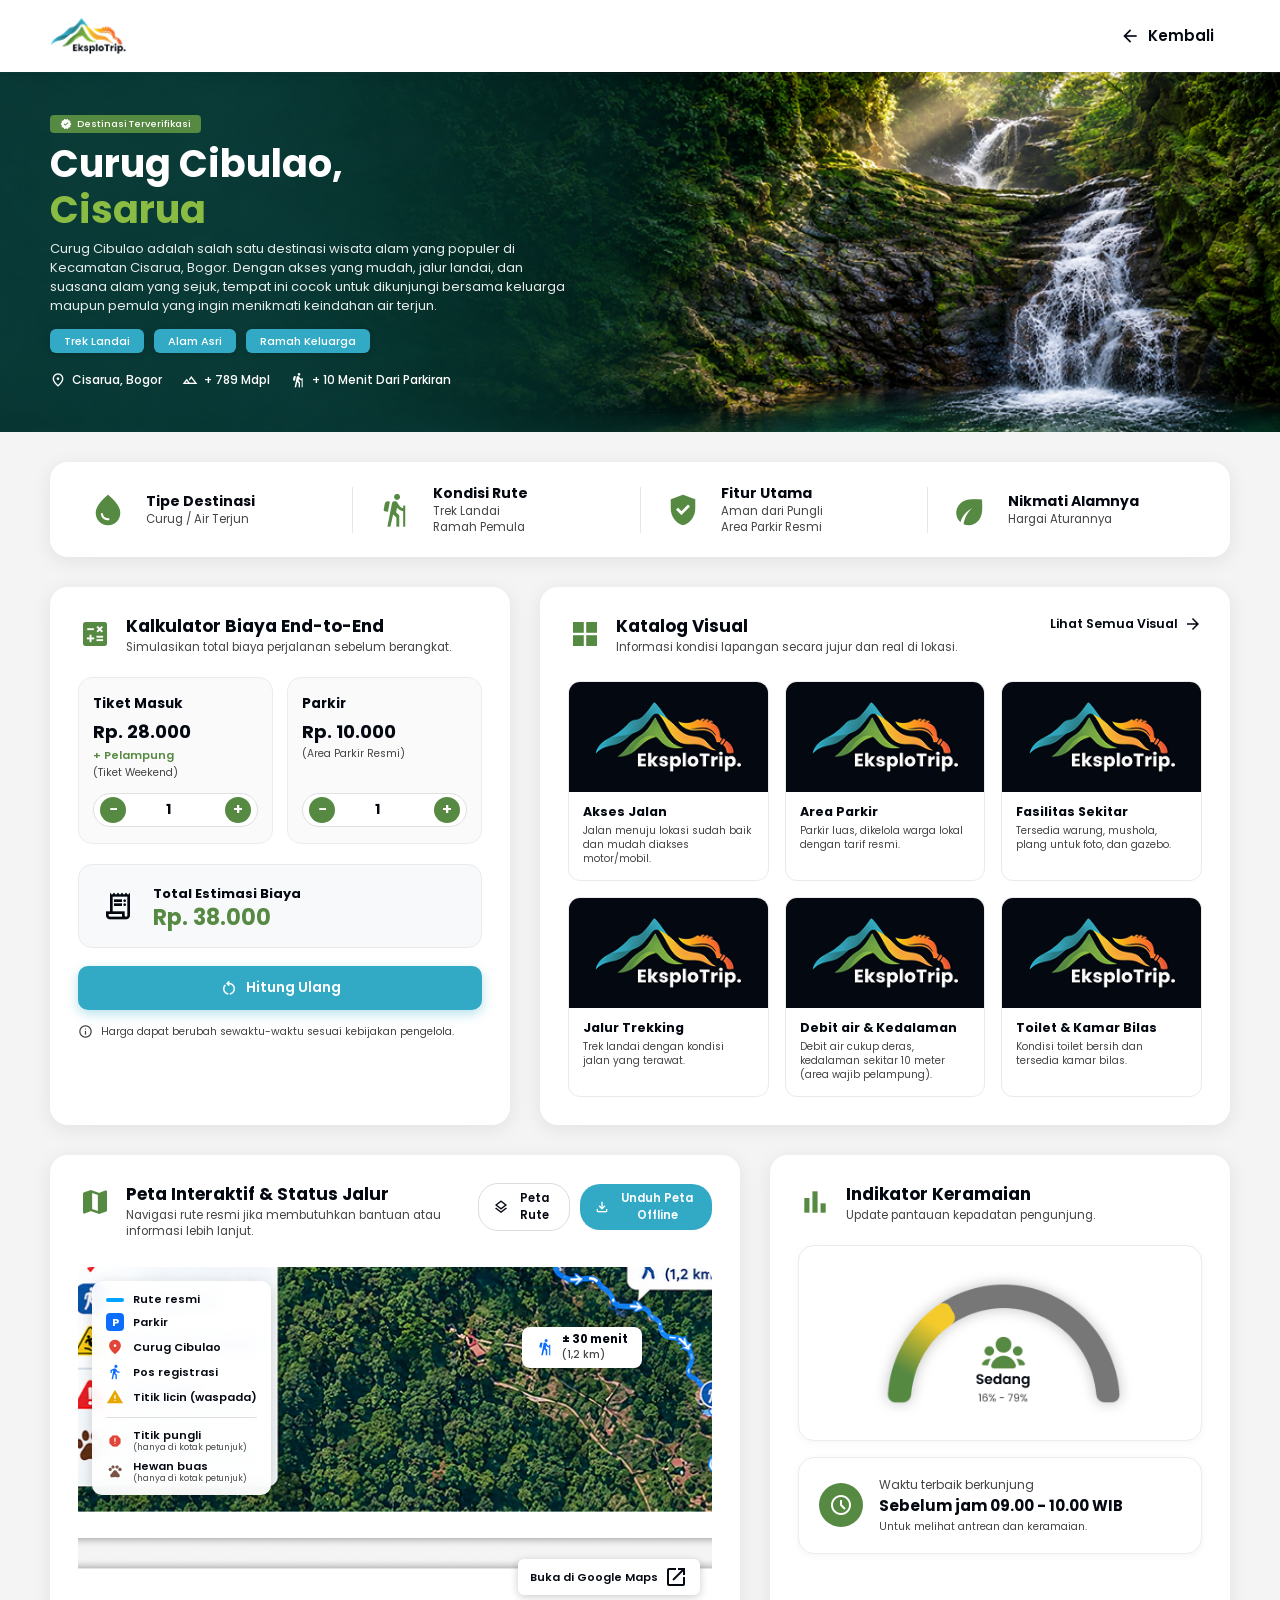
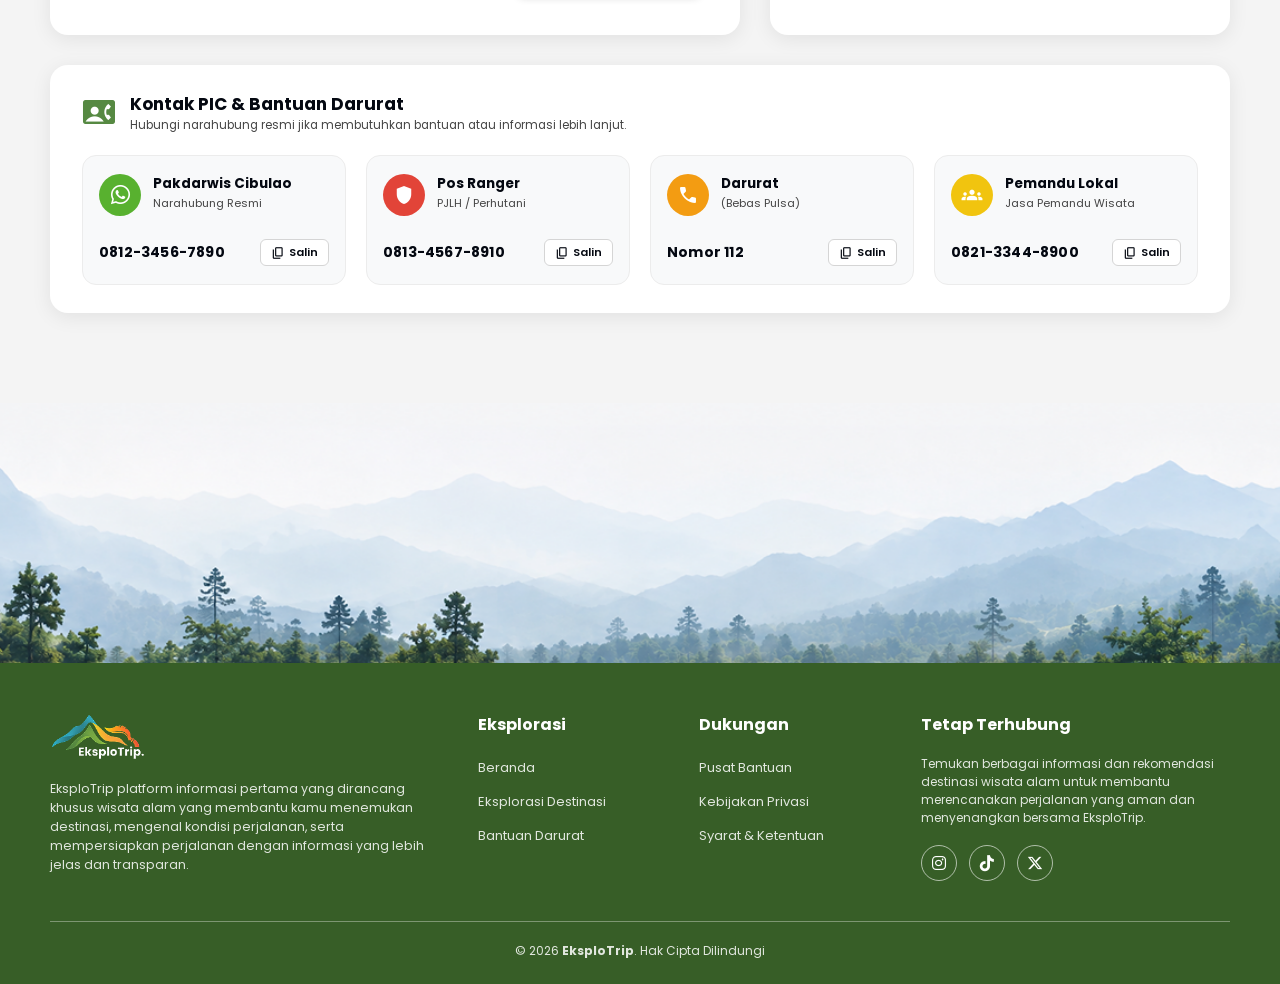
<file: detail_katalog.html>
<!DOCTYPE html>
<html lang="id">
<head>
    <meta charset="UTF-8">
    <meta name="viewport" content="width=device-width, initial-scale=1.0">
    <title>Curug Cibulao, Cisarua - Detail Destinasi - EksploTrip</title>
    
    <!-- Fonts & Icons -->
    <link rel="preconnect" href="https://fonts.googleapis.com">
    <link rel="preconnect" href="https://fonts.gstatic.com" crossorigin>
    <link href="https://fonts.googleapis.com/css2?family=Poppins:ital,wght@0,400;0,500;0,600;0,700;1,400;1,500;1,600;1,700&display=swap" rel="stylesheet">
    <link rel="stylesheet" href="https://fonts.googleapis.com/css2?family=Material+Symbols+Outlined:opsz,wght,FILL,GRAD@20..48,400..700,0..1,-50..200" />
    <link rel="stylesheet" href="https://cdnjs.cloudflare.com/ajax/libs/font-awesome/6.5.1/css/all.min.css" />
    
    <!-- Stylesheet -->
    <link rel="stylesheet" href="detail_katalog.css">
</head>
<body>

    <!-- ===== HEADER / NAVBAR ===== -->
    <header class="detail-navbar">
        <div class="detail-navbar-container">
            <a href="index.html" class="navbar-brand">
                <img src="assets/images/detail_katalog/logo_eksplotrip_navbar.png" alt="EksploTrip Logo" class="navbar-brand-logo">
            </a>

            <a href="eksplorasi_destinasi.html" class="btn-back-nav" id="btn-back-nav">
                <span class="material-symbols-outlined">arrow_back</span>
                <span>Kembali</span>
            </a>
        </div>
    </header>

    <!-- ===== MAIN CONTENT ===== -->
    <main>

        <!-- 1. Hero Banner Section -->
        <section class="hero-detail-section">
            <div class="hero-detail-bg">
                <img src="assets/images/detail_katalog/banner_atas.png" alt="Curug Cibulao Cisarua" class="hero-detail-img">
                <div class="hero-detail-overlay"></div>
            </div>

            <div class="hero-detail-content">
                <div class="hero-verified-badge">
                    <span class="material-symbols-outlined">verified</span>
                    <span>Destinasi Terverifikasi</span>
                </div>

                <h1 class="hero-detail-title">
                    Curug Cibulao,
                    <span class="highlight-cisarua">Cisarua</span>
                </h1>

                <p class="hero-detail-desc">
                    Curug Cibulao adalah salah satu destinasi wisata alam yang populer di Kecamatan Cisarua, Bogor. Dengan akses yang mudah, jalur landai, dan suasana alam yang sejuk, tempat ini cocok untuk dikunjungi bersama keluarga maupun pemula yang ingin menikmati keindahan air terjun.
                </p>

                <div class="hero-tags-row">
                    <span class="hero-tag-pill">Trek Landai</span>
                    <span class="hero-tag-pill">Alam Asri</span>
                    <span class="hero-tag-pill">Ramah Keluarga</span>
                </div>

                <div class="hero-meta-row">
                    <div class="hero-meta-item">
                        <span class="material-symbols-outlined">location_on</span>
                        <span>Cisarua, Bogor</span>
                    </div>
                    <div class="hero-meta-item">
                        <span class="material-symbols-outlined">landscape</span>
                        <span>+ 789 Mdpl</span>
                    </div>
                    <div class="hero-meta-item">
                        <span class="material-symbols-outlined">hiking</span>
                        <span>+ 10 Menit Dari Parkiran</span>
                    </div>
                </div>
            </div>
        </section>

        <!-- Main Cards Layout -->
        <div class="detail-main-layout">

            <!-- 2. Ringkasan Destinasi (Overview Strip) -->
            <section class="destination-overview-card" aria-label="Ringkasan Destinasi">
                <div class="overview-item">
                    <div class="overview-icon">
                        <span class="material-symbols-outlined">water_drop</span>
                    </div>
                    <div>
                        <h2 class="overview-info-title">Tipe Destinasi</h2>
                        <p class="overview-info-desc">Curug / Air Terjun</p>
                    </div>
                </div>

                <div class="overview-divider" aria-hidden="true"></div>

                <div class="overview-item">
                    <div class="overview-icon">
                        <span class="material-symbols-outlined">hiking</span>
                    </div>
                    <div>
                        <h2 class="overview-info-title">Kondisi Rute</h2>
                        <p class="overview-info-desc">Trek Landai<br>Ramah Pemula</p>
                    </div>
                </div>

                <div class="overview-divider" aria-hidden="true"></div>

                <div class="overview-item">
                    <div class="overview-icon">
                        <span class="material-symbols-outlined">verified_user</span>
                    </div>
                    <div>
                        <h2 class="overview-info-title">Fitur Utama</h2>
                        <p class="overview-info-desc">Aman dari Pungli<br>Area Parkir Resmi</p>
                    </div>
                </div>

                <div class="overview-divider" aria-hidden="true"></div>

                <div class="overview-item">
                    <div class="overview-icon">
                        <span class="material-symbols-outlined">eco</span>
                    </div>
                    <div>
                        <h2 class="overview-info-title">Nikmati Alamnya</h2>
                        <p class="overview-info-desc">Hargai Aturannya</p>
                    </div>
                </div>
            </section>

            <!-- 3. Grid Row 1: Kalkulator Biaya & Katalog Visual -->
            <section class="grid-row-equal">

                <!-- 3A. Kalkulator Biaya End-to-End -->
                <article class="calculator-card">
                    <div class="card-section-header">
                        <div class="header-left-group">
                            <div class="header-icon-box">
                                <span class="material-symbols-outlined">calculate</span>
                            </div>
                            <div>
                                <h2 class="card-title">Kalkulator Biaya End-to-End</h2>
                                <p class="card-subtitle">Simulasikan total biaya perjalanan sebelum berangkat.</p>
                            </div>
                        </div>
                    </div>

                    <form id="cost-calculator-form" onsubmit="return false;">
                        <div class="calc-stepper-row">
                            <!-- Box Tiket Masuk -->
                            <div class="calc-item-box">
                                <span class="calc-item-title">Tiket Masuk</span>
                                <span class="calc-item-price">Rp. 28.000</span>
                                <span class="calc-item-badge">+ Pelampung</span>
                                <span class="calc-item-sub">(Tiket Weekend)</span>

                                <div class="calc-stepper">
                                    <button type="button" class="btn-step" id="btn-dec-ticket" aria-label="Kurangi jumlah tiket">&minus;</button>
                                    <input type="number" id="input-ticket-qty" class="step-input" value="1" min="1" max="99" aria-label="Jumlah tiket pengunjung">
                                    <button type="button" class="btn-step" id="btn-inc-ticket" aria-label="Tambah jumlah tiket">+</button>
                                </div>
                            </div>

                            <!-- Box Parkir -->
                            <div class="calc-item-box">
                                <span class="calc-item-title">Parkir</span>
                                <span class="calc-item-price">Rp. 10.000</span>
                                <span class="calc-item-sub">(Area Parkir Resmi)</span>

                                <div class="calc-stepper">
                                    <button type="button" class="btn-step" id="btn-dec-parking" aria-label="Kurangi jumlah kendaraan">&minus;</button>
                                    <input type="number" id="input-parking-qty" class="step-input" value="1" min="0" max="99" aria-label="Jumlah kendaraan parkir">
                                    <button type="button" class="btn-step" id="btn-inc-parking" aria-label="Tambah jumlah kendaraan">+</button>
                                </div>
                            </div>
                        </div>

                        <!-- Total Box -->
                        <div class="calc-total-box">
                            <div class="calc-total-icon">
                                <span class="material-symbols-outlined">receipt_long</span>
                            </div>
                            <div>
                                <span class="calc-total-title">Total Estimasi Biaya</span>
                                <div class="calc-total-price" id="calc-total-display">Rp. 38.000</div>
                            </div>
                        </div>

                        <!-- Reset / Recalc Button -->
                        <button type="button" class="btn-recalc" id="btn-recalc">
                            <span class="material-symbols-outlined">restart_alt</span>
                            <span>Hitung Ulang</span>
                        </button>
                    </form>

                    <div class="calc-disclaimer">
                        <span class="material-symbols-outlined">info</span>
                        <span>Harga dapat berubah sewaktu-waktu sesuai kebijakan pengelola.</span>
                    </div>
                </article>

                <!-- 3B. Katalog Visual -->
                <article class="visual-catalog-card">
                    <div class="card-section-header">
                        <div class="header-left-group">
                            <div class="header-icon-box">
                                <span class="material-symbols-outlined">grid_view</span>
                            </div>
                            <div>
                                <h2 class="card-title">Katalog Visual</h2>
                                <p class="card-subtitle">Informasi kondisi lapangan secara jujur dan real di lokasi.</p>
                            </div>
                        </div>

                        <a href="detail_visual.html" class="btn-see-all-visual">
                            <span>Lihat Semua Visual</span>
                            <span class="material-symbols-outlined">arrow_forward</span>
                        </a>
                    </div>

                    <div class="visual-items-grid">
                        <!-- Card 1 -->
                        <div class="visual-card-item">
                            <div class="visual-thumb-wrapper">
                                <img src="assets/images/detail_katalog/list_visual_katalog.png" alt="Akses Jalan Curug Cibulao" class="visual-thumb-img">
                            </div>
                            <div class="visual-item-info">
                                <h3 class="visual-item-title">Akses Jalan</h3>
                                <p class="visual-item-desc">Jalan menuju lokasi sudah baik dan mudah diakses motor/mobil.</p>
                            </div>
                        </div>

                        <!-- Card 2 -->
                        <div class="visual-card-item">
                            <div class="visual-thumb-wrapper">
                                <img src="assets/images/detail_katalog/list_visual_katalog.png" alt="Area Parkir Curug Cibulao" class="visual-thumb-img">
                            </div>
                            <div class="visual-item-info">
                                <h3 class="visual-item-title">Area Parkir</h3>
                                <p class="visual-item-desc">Parkir luas, dikelola warga lokal dengan tarif resmi.</p>
                            </div>
                        </div>

                        <!-- Card 3 -->
                        <div class="visual-card-item">
                            <div class="visual-thumb-wrapper">
                                <img src="assets/images/detail_katalog/list_visual_katalog.png" alt="Fasilitas Sekitar Curug Cibulao" class="visual-thumb-img">
                            </div>
                            <div class="visual-item-info">
                                <h3 class="visual-item-title">Fasilitas Sekitar</h3>
                                <p class="visual-item-desc">Tersedia warung, mushola, plang untuk foto, dan gazebo.</p>
                            </div>
                        </div>

                        <!-- Card 4 -->
                        <div class="visual-card-item">
                            <div class="visual-thumb-wrapper">
                                <img src="assets/images/detail_katalog/list_visual_katalog.png" alt="Jalur Trekking Curug Cibulao" class="visual-thumb-img">
                            </div>
                            <div class="visual-item-info">
                                <h3 class="visual-item-title">Jalur Trekking</h3>
                                <p class="visual-item-desc">Trek landai dengan kondisi jalan yang terawat.</p>
                            </div>
                        </div>

                        <!-- Card 5 -->
                        <div class="visual-card-item">
                            <div class="visual-thumb-wrapper">
                                <img src="assets/images/detail_katalog/list_visual_katalog.png" alt="Debit Air & Kedalaman Curug Cibulao" class="visual-thumb-img">
                            </div>
                            <div class="visual-item-info">
                                <h3 class="visual-item-title">Debit air &amp; Kedalaman</h3>
                                <p class="visual-item-desc">Debit air cukup deras, kedalaman sekitar 10 meter (area wajib pelampung).</p>
                            </div>
                        </div>

                        <!-- Card 6 -->
                        <div class="visual-card-item">
                            <div class="visual-thumb-wrapper">
                                <img src="assets/images/detail_katalog/list_visual_katalog.png" alt="Toilet & Kamar Bilas Curug Cibulao" class="visual-thumb-img">
                            </div>
                            <div class="visual-item-info">
                                <h3 class="visual-item-title">Toilet &amp; Kamar Bilas</h3>
                                <p class="visual-item-desc">Kondisi toilet bersih dan tersedia kamar bilas.</p>
                            </div>
                        </div>
                    </div>
                </article>
            </section>

            <!-- 4. Grid Row 2: Peta Interaktif (Google Maps) & Indikator Keramaian -->
            <section class="grid-row-map-crowd">

                <!-- 4A. Peta Interaktif & Status Jalur (Google Maps API Embed) -->
                <article class="interactive-map-card">
                    <div class="card-section-header">
                        <div class="header-left-group">
                            <div class="header-icon-box">
                                <span class="material-symbols-outlined">map</span>
                            </div>
                            <div>
                                <h2 class="card-title">Peta Interaktif &amp; Status Jalur</h2>
                                <p class="card-subtitle">Navigasi rute resmi jika membutuhkan bantuan atau informasi lebih lanjut.</p>
                            </div>
                        </div>

                        <div class="map-header-actions">
                            <button type="button" class="btn-map-action outline" id="btn-toggle-map" title="Ganti antara Google Maps Satelit & Peta Rute Resmi">
                                <span class="material-symbols-outlined">layers</span>
                                <span id="toggle-map-label">Peta Rute</span>
                            </button>
                            <button type="button" class="btn-map-action teal" id="btn-download-map" title="Unduh panduan rute offline">
                                <span class="material-symbols-outlined">download</span>
                                <span>Unduh Peta Offline</span>
                            </button>
                        </div>
                    </div>

                    <!-- Map Container with Google Maps Embed -->
                    <div class="map-canvas-container" id="map-container">
                        <!-- Live Interactive Google Maps (Curug Cibulao Coordinates: -6.6453312, 106.9518232) -->
                        <iframe 
                            src="https://maps.google.com/maps?q=-6.6453312,106.9518232+(Camp+ground+Curug+cibulao)&t=k&z=17&ie=UTF8&iwloc=B&output=embed" 
                            class="google-maps-iframe" 
                            title="Google Maps Curug Cibulao"
                            loading="lazy"
                            allowfullscreen>
                        </iframe>

                        <!-- Fallback & Official Trail Map Image -->
                        <img 
                            src="assets/images/detail_katalog/peta_jalur_cibulao.png" 
                            alt="Peta Jalur Rute Resmi Curug Cibulao" 
                            class="static-map-img" 
                            id="static-map-img">

                        <!-- Floating Official Legend Panel on Left -->
                        <div class="map-legend-overlay">
                            <ul class="legend-list">
                                <li class="legend-item">
                                    <span class="legend-line-icon" aria-hidden="true"></span>
                                    <span>Rute resmi</span>
                                </li>
                                <li class="legend-item">
                                    <span class="legend-p-box" aria-hidden="true">P</span>
                                    <span>Parkir</span>
                                </li>
                                <li class="legend-item">
                                    <span class="legend-badge-icon" style="color: #E24438;">
                                        <span class="material-symbols-outlined" style="font-size: 18px; font-variation-settings: 'FILL' 1;">location_on</span>
                                    </span>
                                    <span>Curug Cibulao</span>
                                </li>
                                <li class="legend-item">
                                    <span class="legend-badge-icon" style="color: #0D6EFD;">
                                        <span class="material-symbols-outlined" style="font-size: 18px; font-variation-settings: 'FILL' 1;">directions_walk</span>
                                    </span>
                                    <span>Pos registrasi</span>
                                </li>
                                <li class="legend-item">
                                    <span class="legend-badge-icon" style="color: #E6A700;">
                                        <span class="material-symbols-outlined" style="font-size: 18px; font-variation-settings: 'FILL' 1;">warning</span>
                                    </span>
                                    <span>Titik licin (waspada)</span>
                                </li>
                                <li class="legend-divider" aria-hidden="true"></li>
                                <li class="legend-item">
                                    <span class="legend-badge-icon" style="color: #E24438;">
                                        <span class="material-symbols-outlined" style="font-size: 16px; font-variation-settings: 'FILL' 1;">report</span>
                                    </span>
                                    <div>
                                        <span>Titik pungli</span>
                                        <small>(hanya di kotak petunjuk)</small>
                                    </div>
                                </li>
                                <li class="legend-item">
                                    <span class="legend-badge-icon" style="color: #795548;">
                                        <span class="material-symbols-outlined" style="font-size: 16px; font-variation-settings: 'FILL' 1;">pets</span>
                                    </span>
                                    <div>
                                        <span>Hewan buas</span>
                                        <small>(hanya di kotak petunjuk)</small>
                                    </div>
                                </li>
                            </ul>
                        </div>

                        <!-- Floating Travel Time Pill on Map -->
                        <div class="map-time-pill">
                            <span class="material-symbols-outlined">hiking</span>
                            <div>
                                <div class="map-time-text">&plusmn; 30 menit</div>
                                <div class="map-time-sub">(1,2 km)</div>
                            </div>
                        </div>

                        <!-- Direct Link to Google Maps Application -->
                        <a href="https://maps.app.goo.gl/Z2XsjV4u21iEWBoz7" target="_blank" rel="noopener noreferrer" class="map-direct-link" title="Buka di aplikasi Google Maps">
                            <span>Buka di Google Maps</span>
                            <span class="material-symbols-outlined">open_in_new</span>
                        </a>
                    </div>
                </article>

                <!-- 4B. Indikator Keramaian -->
                <article class="crowd-indicator-card">
                    <div class="card-section-header">
                        <div class="header-left-group">
                            <div class="header-icon-box">
                                <span class="material-symbols-outlined">bar_chart</span>
                            </div>
                            <div>
                                <h2 class="card-title">Indikator Keramaian</h2>
                                <p class="card-subtitle">Update pantauan kepadatan pengunjung.</p>
                            </div>
                        </div>
                    </div>

                    <!-- Gauge Keramaian Box -->
                    <div class="crowd-gauge-box">
                        <img src="assets/images/detail_katalog/gauge_keramaian_clean.png" alt="Indikator Keramaian: Sedang (16% - 79%)" class="crowd-gauge-img">
                    </div>

                    <!-- Best Time to Visit Card -->
                    <div class="best-time-box">
                        <div class="best-time-icon">
                            <span class="material-symbols-outlined">schedule</span>
                        </div>
                        <div>
                            <div class="best-time-label">Waktu terbaik berkunjung</div>
                            <div class="best-time-val">Sebelum jam 09.00 - 10.00 WIB</div>
                            <div class="best-time-sub">Untuk melihat antrean dan keramaian.</div>
                        </div>
                    </div>
                </article>
            </section>

            <!-- 5. Grid Row 3: Kontak PIC & Bantuan Darurat -->
            <section class="contact-section-card">
                <div class="card-section-header">
                    <div class="header-left-group">
                        <div class="header-icon-box">
                            <span class="material-symbols-outlined">contact_phone</span>
                        </div>
                        <div>
                            <h2 class="card-title">Kontak PIC &amp; Bantuan Darurat</h2>
                            <p class="card-subtitle">Hubungi narahubung resmi jika membutuhkan bantuan atau informasi lebih lanjut.</p>
                        </div>
                    </div>
                </div>

                <div class="contacts-grid">
                    <!-- Contact 1: Pokdarwis -->
                    <div class="contact-card-item">
                        <div class="contact-header-row">
                            <div class="contact-icon-circle green">
                                <i class="fa-brands fa-whatsapp"></i>
                            </div>
                            <div>
                                <h3 class="contact-info-title">Pakdarwis Cibulao</h3>
                                <p class="contact-info-role">Narahubung Resmi</p>
                            </div>
                        </div>
                        <div class="contact-footer-row">
                            <span class="contact-phone-num">0812-3456-7890</span>
                            <button type="button" class="btn-copy-contact" data-copy="0812-3456-7890" aria-label="Salin nomor Pakdarwis Cibulao">
                                <span class="material-symbols-outlined">content_copy</span>
                                <span>Salin</span>
                            </button>
                        </div>
                    </div>

                    <!-- Contact 2: Pos Ranger -->
                    <div class="contact-card-item">
                        <div class="contact-header-row">
                            <div class="contact-icon-circle red">
                                <span class="material-symbols-outlined" style="font-variation-settings: 'FILL' 1;">shield</span>
                            </div>
                            <div>
                                <h3 class="contact-info-title">Pos Ranger</h3>
                                <p class="contact-info-role">PJLH / Perhutani</p>
                            </div>
                        </div>
                        <div class="contact-footer-row">
                            <span class="contact-phone-num">0813-4567-8910</span>
                            <button type="button" class="btn-copy-contact" data-copy="0813-4567-8910" aria-label="Salin nomor Pos Ranger">
                                <span class="material-symbols-outlined">content_copy</span>
                                <span>Salin</span>
                            </button>
                        </div>
                    </div>

                    <!-- Contact 3: Darurat -->
                    <div class="contact-card-item">
                        <div class="contact-header-row">
                            <div class="contact-icon-circle orange">
                                <span class="material-symbols-outlined" style="font-variation-settings: 'FILL' 1;">call</span>
                            </div>
                            <div>
                                <h3 class="contact-info-title">Darurat</h3>
                                <p class="contact-info-role">(Bebas Pulsa)</p>
                            </div>
                        </div>
                        <div class="contact-footer-row">
                            <span class="contact-phone-num">Nomor 112</span>
                            <button type="button" class="btn-copy-contact" data-copy="112" aria-label="Salin nomor darurat 112">
                                <span class="material-symbols-outlined">content_copy</span>
                                <span>Salin</span>
                            </button>
                        </div>
                    </div>

                    <!-- Contact 4: Pemandu Lokal -->
                    <div class="contact-card-item">
                        <div class="contact-header-row">
                            <div class="contact-icon-circle yellow">
                                <span class="material-symbols-outlined" style="font-variation-settings: 'FILL' 1;">groups</span>
                            </div>
                            <div>
                                <h3 class="contact-info-title">Pemandu Lokal</h3>
                                <p class="contact-info-role">Jasa Pemandu Wisata</p>
                            </div>
                        </div>
                        <div class="contact-footer-row">
                            <span class="contact-phone-num">0821-3344-8900</span>
                            <button type="button" class="btn-copy-contact" data-copy="0821-3344-8900" aria-label="Salin nomor Pemandu Lokal">
                                <span class="material-symbols-outlined">content_copy</span>
                                <span>Salin</span>
                            </button>
                        </div>
                    </div>
                </div>
            </section>

        </div>

        <!-- 6. Banner Bawah -->
        <section class="bottom-banner-section" aria-label="Banner Pemandangan">
            <img src="assets/images/detail_katalog/banner_bawah.png" alt="Pemandangan pegunungan dan hutan pinus Bogor" class="bottom-banner-img">
        </section>

    </main>

    <!-- ===== FOOTER ===== -->
    <footer class="footer">
        <div class="footer-container">
            <div class="footer-grid">
                <!-- Column 1: Brand Info -->
                <div class="footer-brand">
                    <img src="assets/images/detail_katalog/logo_eksplotrip_footer.png" alt="EksploTrip" class="footer-logo">
                    <p class="footer-desc">
                        EksploTrip platform informasi pertama yang dirancang khusus wisata alam yang membantu kamu menemukan destinasi, mengenal kondisi perjalanan, serta mempersiapkan perjalanan dengan informasi yang lebih jelas dan transparan.
                    </p>
                </div>

                <!-- Column 2: Eksplorasi -->
                <div class="footer-col">
                    <h3 class="footer-column-title">Eksplorasi</h3>
                    <ul class="footer-links-list">
                        <li><a href="index.html">Beranda</a></li>
                        <li><a href="eksplorasi_destinasi.html">Eksplorasi Destinasi</a></li>
                        <li><a href="bantuan_darurat.html">Bantuan Darurat</a></li>
                    </ul>
                </div>

                <!-- Column 3: Dukungan -->
                <div class="footer-col">
                    <h3 class="footer-column-title">Dukungan</h3>
                    <ul class="footer-links-list">
                        <li><a href="javascript:void(0)">Pusat Bantuan</a></li>
                        <li><a href="javascript:void(0)">Kebijakan Privasi</a></li>
                        <li><a href="javascript:void(0)">Syarat &amp; Ketentuan</a></li>
                    </ul>
                </div>

                <!-- Column 4: Tetap Terhubung -->
                <div class="footer-col">
                    <h3 class="footer-column-title">Tetap Terhubung</h3>
                    <p class="footer-connect-desc">
                        Temukan berbagai informasi dan rekomendasi destinasi wisata alam untuk membantu merencanakan perjalanan yang aman dan menyenangkan bersama EksploTrip.
                    </p>
                    <ul class="footer-social-list">
                        <li>
                            <a href="javascript:void(0)" class="social-icon-btn" aria-label="Instagram EksploTrip">
                                <i class="fa-brands fa-instagram"></i>
                            </a>
                        </li>
                        <li>
                            <a href="javascript:void(0)" class="social-icon-btn" aria-label="TikTok EksploTrip">
                                <i class="fa-brands fa-tiktok"></i>
                            </a>
                        </li>
                        <li>
                            <a href="javascript:void(0)" class="social-icon-btn" aria-label="X (Twitter) EksploTrip">
                                <i class="fa-brands fa-x-twitter"></i>
                            </a>
                        </li>
                    </ul>
                </div>
            </div>

            <hr class="footer-divider">
            <p class="footer-copyright">&copy; 2026 <strong>EksploTrip</strong>. Hak Cipta Dilindungi</p>
        </div>
    </footer>

    <!-- ===== JAVASCRIPT LOGIC ===== -->
    <script>
        (function() {
            'use strict';

            // 1. Back button navigation
            const btnBackNav = document.getElementById('btn-back-nav');
            if (btnBackNav) {
                btnBackNav.addEventListener('click', function(e) {
                    if (window.history.length > 1) {
                        e.preventDefault();
                        window.history.back();
                    }
                });
            }

            // 2. Cost Calculator End-to-End Logic
            const TICKET_PRICE = 28000;
            const PARKING_PRICE = 10000;

            const inputTicket = document.getElementById('input-ticket-qty');
            const inputParking = document.getElementById('input-parking-qty');
            const btnDecTicket = document.getElementById('btn-dec-ticket');
            const btnIncTicket = document.getElementById('btn-inc-ticket');
            const btnDecParking = document.getElementById('btn-dec-parking');
            const btnIncParking = document.getElementById('btn-inc-parking');
            const totalDisplay = document.getElementById('calc-total-display');
            const btnRecalc = document.getElementById('btn-recalc');

            function formatRupiah(amount) {
                return 'Rp. ' + amount.toLocaleString('id-ID');
            }

            function recalculateTotal() {
                const tickets = Math.max(1, parseInt(inputTicket.value, 10) || 0);
                const parking = Math.max(0, parseInt(inputParking.value, 10) || 0);
                const total = (tickets * TICKET_PRICE) + (parking * PARKING_PRICE);
                if (totalDisplay) {
                    totalDisplay.textContent = formatRupiah(total);
                }
            }

            if (btnDecTicket && inputTicket) {
                btnDecTicket.addEventListener('click', () => {
                    let val = parseInt(inputTicket.value, 10) || 1;
                    if (val > 1) {
                        inputTicket.value = val - 1;
                        recalculateTotal();
                    }
                });
            }

            if (btnIncTicket && inputTicket) {
                btnIncTicket.addEventListener('click', () => {
                    let val = parseInt(inputTicket.value, 10) || 1;
                    inputTicket.value = val + 1;
                    recalculateTotal();
                });
            }

            if (btnDecParking && inputParking) {
                btnDecParking.addEventListener('click', () => {
                    let val = parseInt(inputParking.value, 10) || 0;
                    if (val > 0) {
                        inputParking.value = val - 1;
                        recalculateTotal();
                    }
                });
            }

            if (btnIncParking && inputParking) {
                btnIncParking.addEventListener('click', () => {
                    let val = parseInt(inputParking.value, 10) || 0;
                    inputParking.value = val + 1;
                    recalculateTotal();
                });
            }

            if (inputTicket) {
                inputTicket.addEventListener('input', () => {
                    if (parseInt(inputTicket.value, 10) < 1) inputTicket.value = 1;
                    recalculateTotal();
                });
            }

            if (inputParking) {
                inputParking.addEventListener('input', () => {
                    if (parseInt(inputParking.value, 10) < 0) inputParking.value = 0;
                    recalculateTotal();
                });
            }

            if (btnRecalc) {
                btnRecalc.addEventListener('click', () => {
                    if (inputTicket) inputTicket.value = 1;
                    if (inputParking) inputParking.value = 1;
                    recalculateTotal();
                    btnRecalc.style.transform = 'scale(0.97)';
                    setTimeout(() => { btnRecalc.style.transform = ''; }, 150);
                });
            }

            // 3. Map Layer Toggle (Google Maps Live Satellite vs Static Route Map)
            const btnToggleMap = document.getElementById('btn-toggle-map');
            const mapContainer = document.getElementById('map-container');
            const toggleMapLabel = document.getElementById('toggle-map-label');

            if (btnToggleMap && mapContainer && toggleMapLabel) {
                btnToggleMap.addEventListener('click', () => {
                    const isStatic = mapContainer.classList.toggle('show-static');
                    if (isStatic) {
                        toggleMapLabel.textContent = 'Google Maps';
                        btnToggleMap.classList.remove('outline');
                        btnToggleMap.classList.add('teal');
                    } else {
                        toggleMapLabel.textContent = 'Peta Rute';
                        btnToggleMap.classList.remove('teal');
                        btnToggleMap.classList.add('outline');
                    }
                });
            }

            // 4. Download Map Offline Button
            const btnDownloadMap = document.getElementById('btn-download-map');
            if (btnDownloadMap) {
                btnDownloadMap.addEventListener('click', () => {
                    const a = document.createElement('a');
                    a.href = 'assets/images/detail_katalog/peta_jalur_cibulao.png';
                    a.download = 'Peta_Jalur_Curug_Cibulao_EksploTrip.png';
                    document.body.appendChild(a);
                    a.click();
                    document.body.removeChild(a);
                });
            }

            // 5. Copy Contact Numbers to Clipboard
            const copyBtns = document.querySelectorAll('.btn-copy-contact');
            copyBtns.forEach(btn => {
                btn.addEventListener('click', () => {
                    const num = btn.getAttribute('data-copy');
                    if (num) {
                        navigator.clipboard.writeText(num).then(() => {
                            const originalHTML = btn.innerHTML;
                            btn.classList.add('copied');
                            btn.innerHTML = '<span class="material-symbols-outlined">check</span><span>Tersalin!</span>';
                            setTimeout(() => {
                                btn.classList.remove('copied');
                                btn.innerHTML = originalHTML;
                            }, 2000);
                        }).catch(() => {
                            // Fallback
                            const temp = document.createElement('textarea');
                            temp.value = num;
                            document.body.appendChild(temp);
                            temp.select();
                            document.execCommand('copy');
                            document.body.removeChild(temp);
                            btn.classList.add('copied');
                            btn.innerHTML = '<span class="material-symbols-outlined">check</span><span>Tersalin!</span>';
                            setTimeout(() => {
                                btn.classList.remove('copied');
                                btn.innerHTML = '<span class="material-symbols-outlined">content_copy</span><span>Salin</span>';
                            }, 2000);
                        });
                    }
                });
            });

        })();
    </script>
</body>
</html>
</file>
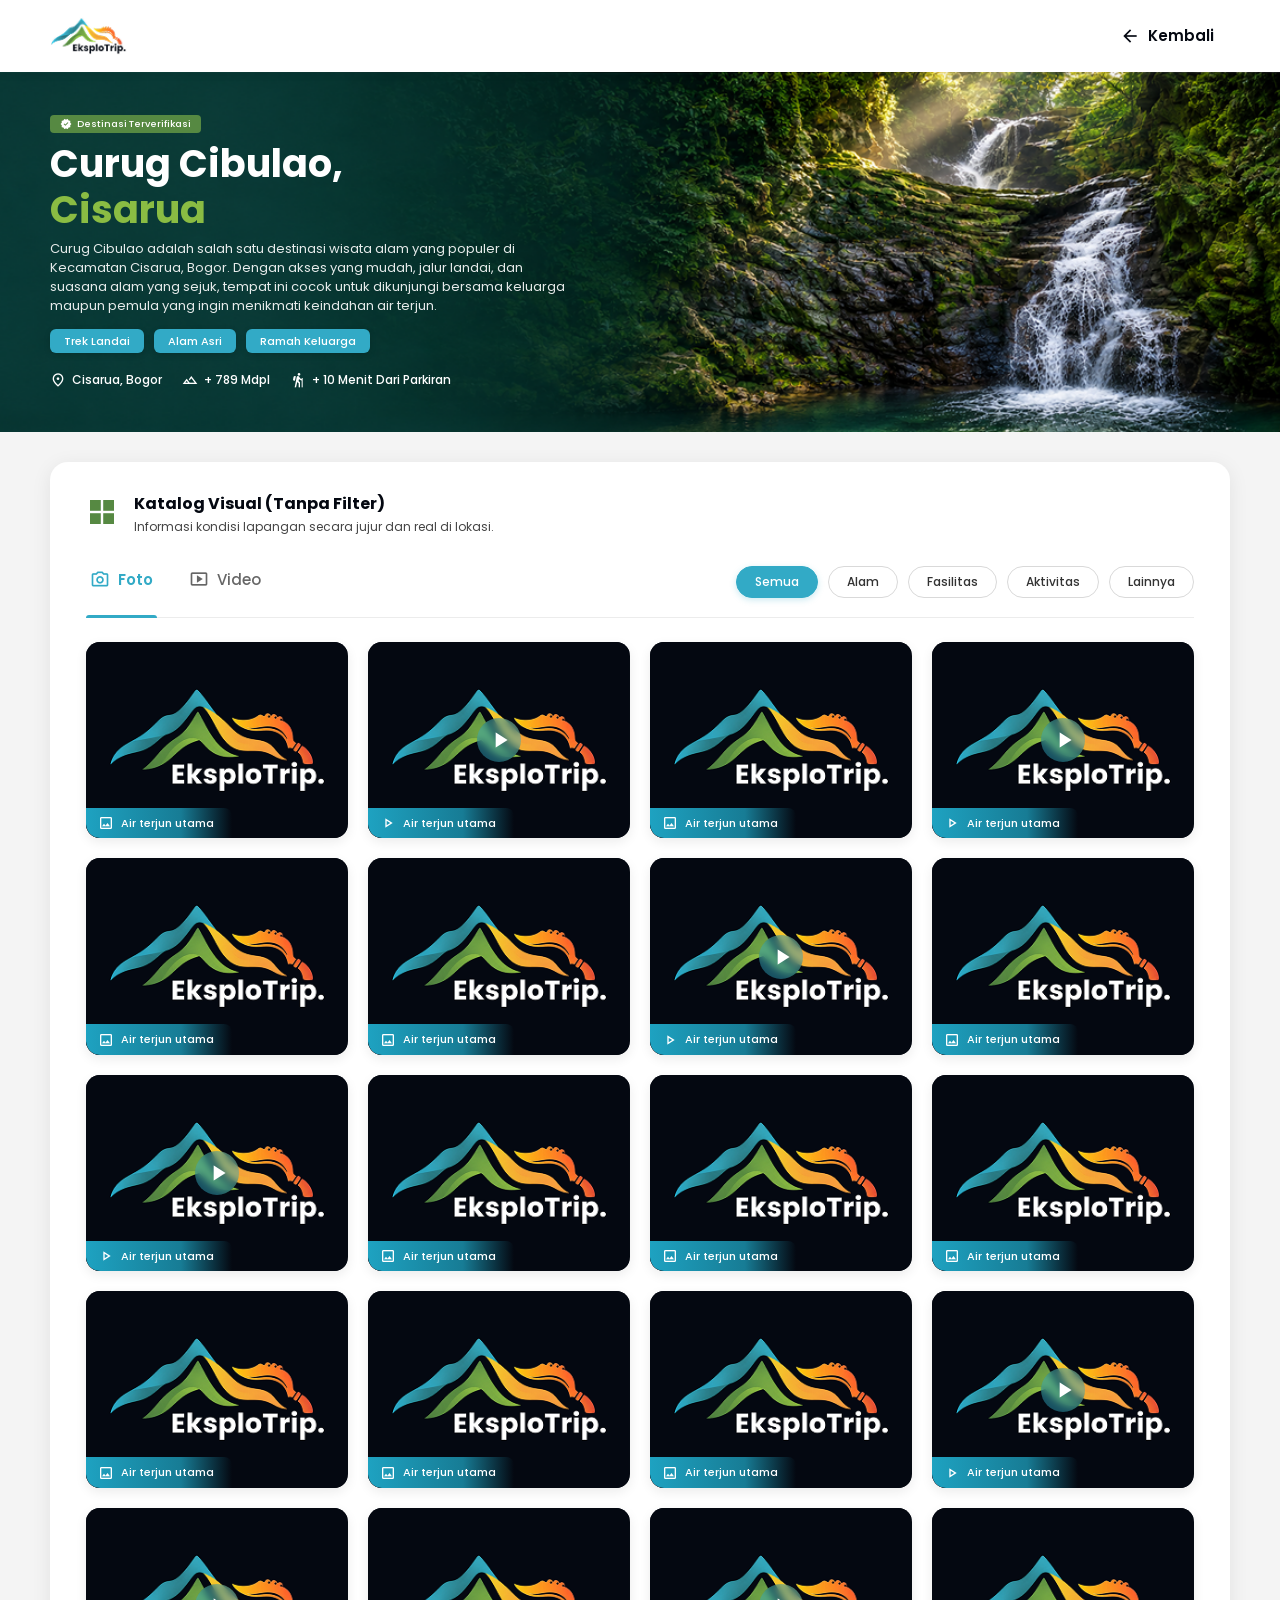
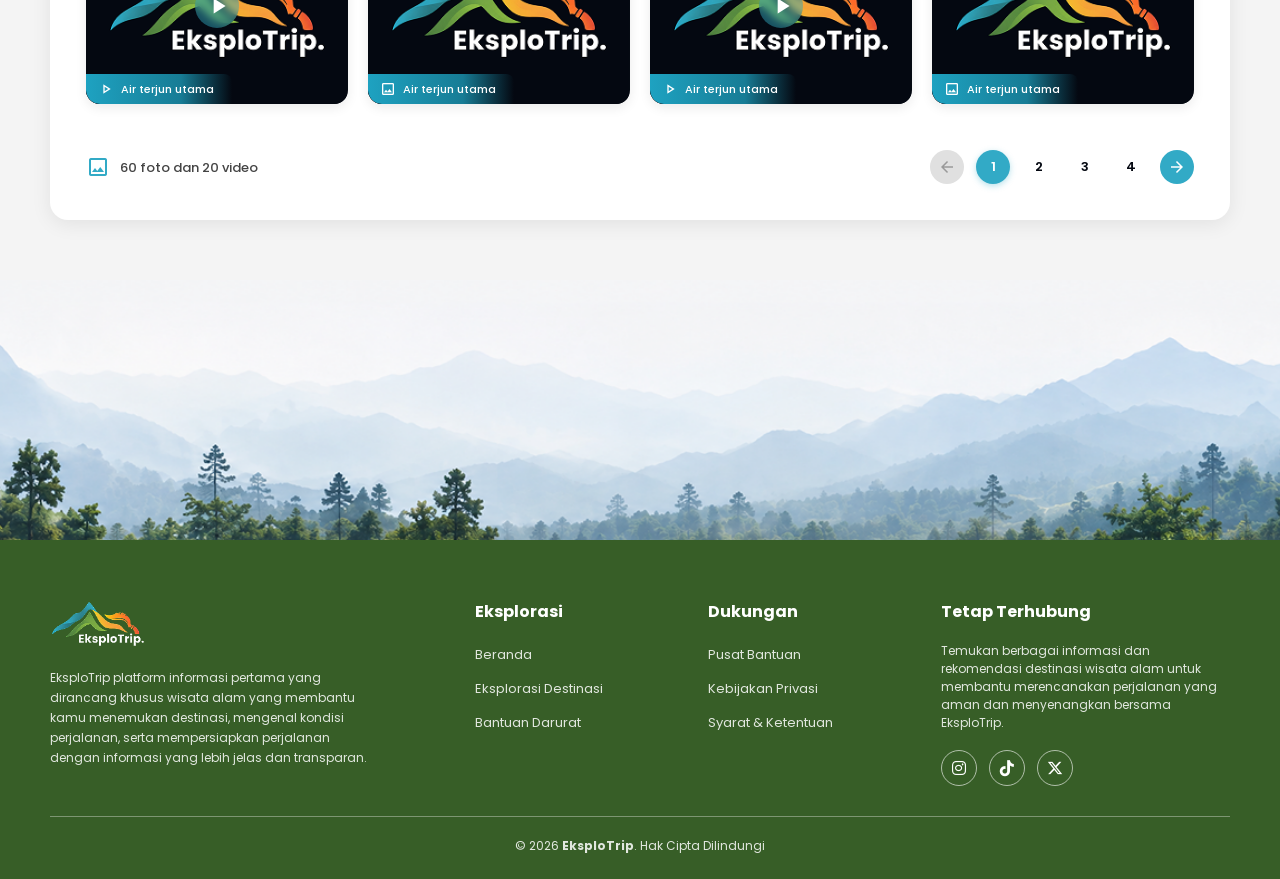
<file: detail_visual.html>
<!DOCTYPE html>
<html lang="id">
<head>
    <meta charset="UTF-8">
    <meta name="viewport" content="width=device-width, initial-scale=1.0">
    <title>Katalog Visual - Curug Cibulao, Cisarua | EksploTrip</title>

    <!-- Google Fonts: Poppins -->
    <link rel="preconnect" href="https://fonts.googleapis.com">
    <link rel="preconnect" href="https://fonts.gstatic.com" crossorigin>
    <link href="https://fonts.googleapis.com/css2?family=Poppins:ital,wght@0,300;0,400;0,500;0,600;0,700;1,400&display=swap" rel="stylesheet">

    <!-- Google Material Symbols Outlined -->
    <link rel="stylesheet" href="https://fonts.googleapis.com/css2?family=Material+Symbols+Outlined:opsz,wght,FILL,GRAD@20..48,100..700,0..1,-50..200" />

    <!-- Font Awesome 6 -->
    <link rel="stylesheet" href="https://cdnjs.cloudflare.com/ajax/libs/font-awesome/6.5.1/css/all.min.css" />

    <!-- Detail Visual Stylesheet -->
    <link rel="stylesheet" href="detail_visual.css">
</head>
<body>

    <!-- ===== 1. HEADER / NAVBAR ===== -->
    <header class="detail-navbar" role="banner">
        <div class="detail-navbar-container">
            <a href="index.html" class="navbar-brand" aria-label="EksploTrip Beranda">
                <img src="assets/images/detail_visual/logo_eksplotrip_navbar.png" alt="EksploTrip Logo" class="navbar-brand-logo">
            </a>

            <a href="detail_katalog.html" class="btn-back-nav" id="btn-back-nav" aria-label="Kembali ke Detail Katalog">
                <span class="material-symbols-outlined">arrow_back</span>
                <span>Kembali</span>
            </a>
        </div>
    </header>

    <!-- ===== 2. MAIN CONTENT ===== -->
    <main>

        <!-- Hero Banner Section -->
        <section class="hero-detail-section" aria-label="Informasi Utama Curug Cibulao">
            <div class="hero-detail-bg">
                <img src="assets/images/detail_visual/banner_atas.png" alt="Curug Cibulao Cisarua" class="hero-detail-img">
                <div class="hero-detail-overlay"></div>
            </div>

            <div class="hero-detail-content">
                <div class="hero-verified-badge">
                    <span class="material-symbols-outlined">verified</span>
                    <span>Destinasi Terverifikasi</span>
                </div>

                <h1 class="hero-detail-title">
                    Curug Cibulao,
                    <span class="highlight-cisarua">Cisarua</span>
                </h1>

                <p class="hero-detail-desc">
                    Curug Cibulao adalah salah satu destinasi wisata alam yang populer di Kecamatan Cisarua, Bogor. Dengan akses yang mudah, jalur landai, dan suasana alam yang sejuk, tempat ini cocok untuk dikunjungi bersama keluarga maupun pemula yang ingin menikmati keindahan air terjun.
                </p>

                <div class="hero-tags-row">
                    <span class="hero-tag-pill">Trek Landai</span>
                    <span class="hero-tag-pill">Alam Asri</span>
                    <span class="hero-tag-pill">Ramah Keluarga</span>
                </div>

                <div class="hero-meta-row">
                    <div class="hero-meta-item">
                        <span class="material-symbols-outlined">location_on</span>
                        <span>Cisarua, Bogor</span>
                    </div>
                    <div class="hero-meta-item">
                        <span class="material-symbols-outlined">landscape</span>
                        <span>+ 789 Mdpl</span>
                    </div>
                    <div class="hero-meta-item">
                        <span class="material-symbols-outlined">hiking</span>
                        <span>+ 10 Menit Dari Parkiran</span>
                    </div>
                </div>
            </div>
        </section>

        <!-- Main Cards Layout -->
        <div class="detail-main-layout">

            <!-- Katalog Visual Main Card -->
            <section class="visual-catalog-main-card" aria-label="Katalog Visual Kondisi Nyata">
                
                <!-- Card Header -->
                <div class="card-section-header">
                    <div class="header-left-group">
                        <div class="header-icon-box">
                            <span class="material-symbols-outlined">grid_view</span>
                        </div>
                        <div>
                            <h2 class="card-title">Katalog Visual (Tanpa Filter)</h2>
                            <p class="card-subtitle">Informasi kondisi lapangan secara jujur dan real di lokasi.</p>
                        </div>
                    </div>
                </div>

                <!-- Tab & Filter Toolbar -->
                <div class="visual-filter-toolbar">
                    <!-- Left: Media Type Tabs -->
                    <div class="media-type-tabs" role="tablist">
                        <button type="button" class="media-tab-btn active" data-media="all" id="tab-foto" role="tab" aria-selected="true">
                            <span class="material-symbols-outlined">photo_camera</span>
                            <span>Foto</span>
                        </button>
                        <button type="button" class="media-tab-btn" data-media="video" id="tab-video" role="tab" aria-selected="false">
                            <span class="material-symbols-outlined">smart_display</span>
                            <span>Video</span>
                        </button>
                    </div>

                    <!-- Right: Category Filter Pills -->
                    <div class="category-pills-group" role="group" aria-label="Filter Kategori Visual">
                        <button type="button" class="cat-pill-btn active" data-cat="all">Semua</button>
                        <button type="button" class="cat-pill-btn" data-cat="alam">Alam</button>
                        <button type="button" class="cat-pill-btn" data-cat="fasilitas">Fasilitas</button>
                        <button type="button" class="cat-pill-btn" data-cat="aktivitas">Aktivitas</button>
                        <button type="button" class="cat-pill-btn" data-cat="lainnya">Lainnya</button>
                    </div>
                </div>

                <!-- Visual Items Grid (4 Cols x 5 Rows = 20 Items) -->
                <div class="visual-grid-container" id="visual-grid-container">

                    <!-- Row 1 -->
                    <!-- Item 1: Photo -->
                    <article class="visual-item-card" data-type="photo" data-cat="alam" data-title="Air Terjun Utama - Kejernihan Air Curug Cibulao" tabindex="0">
                        <img src="assets/images/detail_visual/list_visual.png" alt="Air terjun utama Curug Cibulao" class="visual-card-thumb">
                        <div class="visual-type-badge">
                            <span class="material-symbols-outlined">image</span>
                            <span>Air terjun utama</span>
                        </div>
                    </article>

                    <!-- Item 2: Video -->
                    <article class="visual-item-card" data-type="video" data-cat="alam" data-title="Video Panorama Suasana Air Terjun Utama" tabindex="0">
                        <img src="assets/images/detail_visual/list_visual.png" alt="Video air terjun utama Curug Cibulao" class="visual-card-thumb">
                        <div class="video-play-indicator">
                            <span class="material-symbols-outlined">play_arrow</span>
                        </div>
                        <div class="visual-type-badge">
                            <span class="material-symbols-outlined">play_arrow</span>
                            <span>Air terjun utama</span>
                        </div>
                    </article>

                    <!-- Item 3: Photo -->
                    <article class="visual-item-card" data-type="photo" data-cat="alam" data-title="Kondisi Tebing Alami Sekitar Curug" tabindex="0">
                        <img src="assets/images/detail_visual/list_visual.png" alt="Air terjun utama Curug Cibulao" class="visual-card-thumb">
                        <div class="visual-type-badge">
                            <span class="material-symbols-outlined">image</span>
                            <span>Air terjun utama</span>
                        </div>
                    </article>

                    <!-- Item 4: Video -->
                    <article class="visual-item-card" data-type="video" data-cat="alam" data-title="Video Aliran Debit Air Terjun Curug Cibulao" tabindex="0">
                        <img src="assets/images/detail_visual/list_visual.png" alt="Video debit air Curug Cibulao" class="visual-card-thumb">
                        <div class="video-play-indicator">
                            <span class="material-symbols-outlined">play_arrow</span>
                        </div>
                        <div class="visual-type-badge">
                            <span class="material-symbols-outlined">play_arrow</span>
                            <span>Air terjun utama</span>
                        </div>
                    </article>

                    <!-- Row 2 -->
                    <!-- Item 5: Photo -->
                    <article class="visual-item-card" data-type="photo" data-cat="alam" data-title="Sudut Pandang Bawah Kolam Alami Curug Cibulao" tabindex="0">
                        <img src="assets/images/detail_visual/list_visual.png" alt="Air terjun utama Curug Cibulao" class="visual-card-thumb">
                        <div class="visual-type-badge">
                            <span class="material-symbols-outlined">image</span>
                            <span>Air terjun utama</span>
                        </div>
                    </article>

                    <!-- Item 6: Photo -->
                    <article class="visual-item-card" data-type="photo" data-cat="fasilitas" data-title="Bebatuan Alami Tempat Duduk Santai Wisatawan" tabindex="0">
                        <img src="assets/images/detail_visual/list_visual.png" alt="Air terjun utama Curug Cibulao" class="visual-card-thumb">
                        <div class="visual-type-badge">
                            <span class="material-symbols-outlined">image</span>
                            <span>Air terjun utama</span>
                        </div>
                    </article>

                    <!-- Item 7: Video -->
                    <article class="visual-item-card" data-type="video" data-cat="aktivitas" data-title="Video Wisatawan Berenang Menggunakan Rompi Pelampung" tabindex="0">
                        <img src="assets/images/detail_visual/list_visual.png" alt="Video aktivitas berenang di Curug Cibulao" class="visual-card-thumb">
                        <div class="video-play-indicator">
                            <span class="material-symbols-outlined">play_arrow</span>
                        </div>
                        <div class="visual-type-badge">
                            <span class="material-symbols-outlined">play_arrow</span>
                            <span>Air terjun utama</span>
                        </div>
                    </article>

                    <!-- Item 8: Photo -->
                    <article class="visual-item-card" data-type="photo" data-cat="alam" data-title="Pantulan Cahaya Matahari Pagi di Air Curug" tabindex="0">
                        <img src="assets/images/detail_visual/list_visual.png" alt="Air terjun utama Curug Cibulao" class="visual-card-thumb">
                        <div class="visual-type-badge">
                            <span class="material-symbols-outlined">image</span>
                            <span>Air terjun utama</span>
                        </div>
                    </article>

                    <!-- Row 3 -->
                    <!-- Item 9: Video -->
                    <article class="visual-item-card" data-type="video" data-cat="alam" data-title="Video Suara Gemercik Air dan Suasana Hutan Damai" tabindex="0">
                        <img src="assets/images/detail_visual/list_visual.png" alt="Video suasana hutan Curug Cibulao" class="visual-card-thumb">
                        <div class="video-play-indicator">
                            <span class="material-symbols-outlined">play_arrow</span>
                        </div>
                        <div class="visual-type-badge">
                            <span class="material-symbols-outlined">play_arrow</span>
                            <span>Air terjun utama</span>
                        </div>
                    </article>

                    <!-- Item 10: Photo -->
                    <article class="visual-item-card" data-type="photo" data-cat="fasilitas" data-title="Plang Petunjuk dan Informasi Keselamatan" tabindex="0">
                        <img src="assets/images/detail_visual/list_visual.png" alt="Air terjun utama Curug Cibulao" class="visual-card-thumb">
                        <div class="visual-type-badge">
                            <span class="material-symbols-outlined">image</span>
                            <span>Air terjun utama</span>
                        </div>
                    </article>

                    <!-- Item 11: Photo -->
                    <article class="visual-item-card" data-type="photo" data-cat="alam" data-title="Keindahan Pepohonan Rindang di Atas Air Terjun" tabindex="0">
                        <img src="assets/images/detail_visual/list_visual.png" alt="Air terjun utama Curug Cibulao" class="visual-card-thumb">
                        <div class="visual-type-badge">
                            <span class="material-symbols-outlined">image</span>
                            <span>Air terjun utama</span>
                        </div>
                    </article>

                    <!-- Item 12: Photo -->
                    <article class="visual-item-card" data-type="photo" data-cat="fasilitas" data-title="Penyewaan Pelampung Resmi di Sisi Curug" tabindex="0">
                        <img src="assets/images/detail_visual/list_visual.png" alt="Air terjun utama Curug Cibulao" class="visual-card-thumb">
                        <div class="visual-type-badge">
                            <span class="material-symbols-outlined">image</span>
                            <span>Air terjun utama</span>
                        </div>
                    </article>

                    <!-- Row 4 -->
                    <!-- Item 13: Photo -->
                    <article class="visual-item-card" data-type="photo" data-cat="alam" data-title="Tampak Penuh Air Terjun Curug Cibulao Tingkat Atas" tabindex="0">
                        <img src="assets/images/detail_visual/list_visual.png" alt="Air terjun utama Curug Cibulao" class="visual-card-thumb">
                        <div class="visual-type-badge">
                            <span class="material-symbols-outlined">image</span>
                            <span>Air terjun utama</span>
                        </div>
                    </article>

                    <!-- Item 14: Photo -->
                    <article class="visual-item-card" data-type="photo" data-cat="aktivitas" data-title="Trekking Santai Menuju Titik Air Terjun" tabindex="0">
                        <img src="assets/images/detail_visual/list_visual.png" alt="Air terjun utama Curug Cibulao" class="visual-card-thumb">
                        <div class="visual-type-badge">
                            <span class="material-symbols-outlined">image</span>
                            <span>Air terjun utama</span>
                        </div>
                    </article>

                    <!-- Item 15: Photo -->
                    <article class="visual-item-card" data-type="photo" data-cat="fasilitas" data-title="Gazebo dan Warung Makanan Hangat di Area Wisata" tabindex="0">
                        <img src="assets/images/detail_visual/list_visual.png" alt="Air terjun utama Curug Cibulao" class="visual-card-thumb">
                        <div class="visual-type-badge">
                            <span class="material-symbols-outlined">image</span>
                            <span>Air terjun utama</span>
                        </div>
                    </article>

                    <!-- Item 16: Video -->
                    <article class="visual-item-card" data-type="video" data-cat="alam" data-title="Video Drone Pemandangan Lanskap Curug Cibulao" tabindex="0">
                        <img src="assets/images/detail_visual/list_visual.png" alt="Video drone Curug Cibulao" class="visual-card-thumb">
                        <div class="video-play-indicator">
                            <span class="material-symbols-outlined">play_arrow</span>
                        </div>
                        <div class="visual-type-badge">
                            <span class="material-symbols-outlined">play_arrow</span>
                            <span>Air terjun utama</span>
                        </div>
                    </article>

                    <!-- Row 5 -->
                    <!-- Item 17: Video -->
                    <article class="visual-item-card" data-type="video" data-cat="aktivitas" data-title="Video Panduan Keselamatan oleh Ranger Setempat" tabindex="0">
                        <img src="assets/images/detail_visual/list_visual.png" alt="Video ranger Curug Cibulao" class="visual-card-thumb">
                        <div class="video-play-indicator">
                            <span class="material-symbols-outlined">play_arrow</span>
                        </div>
                        <div class="visual-type-badge">
                            <span class="material-symbols-outlined">play_arrow</span>
                            <span>Air terjun utama</span>
                        </div>
                    </article>

                    <!-- Item 18: Photo -->
                    <article class="visual-item-card" data-type="photo" data-cat="alam" data-title="Kondisi Air Bersih dan Segar Pegunungan Cisarua" tabindex="0">
                        <img src="assets/images/detail_visual/list_visual.png" alt="Air terjun utama Curug Cibulao" class="visual-card-thumb">
                        <div class="visual-type-badge">
                            <span class="material-symbols-outlined">image</span>
                            <span>Air terjun utama</span>
                        </div>
                    </article>

                    <!-- Item 19: Video -->
                    <article class="visual-item-card" data-type="video" data-cat="alam" data-title="Video Eksplorasi Jalur Tepi Sungai Curug Cibulao" tabindex="0">
                        <img src="assets/images/detail_visual/list_visual.png" alt="Video jalur sungai Curug Cibulao" class="visual-card-thumb">
                        <div class="video-play-indicator">
                            <span class="material-symbols-outlined">play_arrow</span>
                        </div>
                        <div class="visual-type-badge">
                            <span class="material-symbols-outlined">play_arrow</span>
                            <span>Air terjun utama</span>
                        </div>
                    </article>

                    <!-- Item 20: Photo -->
                    <article class="visual-item-card" data-type="photo" data-cat="alam" data-title="Pemandangan Senja Alami di Sekitar Kawasan Curug" tabindex="0">
                        <img src="assets/images/detail_visual/list_visual.png" alt="Air terjun utama Curug Cibulao" class="visual-card-thumb">
                        <div class="visual-type-badge">
                            <span class="material-symbols-outlined">image</span>
                            <span>Air terjun utama</span>
                        </div>
                    </article>

                </div>

                <!-- Pagination Bar -->
                <div class="visual-pagination-bar">
                    <div class="media-total-count">
                        <span class="material-symbols-outlined media-count-icon">image</span>
                        <span class="media-count-text">60 foto dan 20 video</span>
                    </div>

                    <nav class="visual-pagination" aria-label="Navigasi Halaman Galeri">
                        <button type="button" class="btn-page-arrow prev-page" aria-label="Halaman Sebelumnya" disabled>
                            <span class="material-symbols-outlined">arrow_back</span>
                        </button>
                        <button type="button" class="btn-page-num active" aria-current="page">1</button>
                        <button type="button" class="btn-page-num">2</button>
                        <button type="button" class="btn-page-num">3</button>
                        <button type="button" class="btn-page-num">4</button>
                        <button type="button" class="btn-page-arrow next-page" aria-label="Halaman Berikutnya">
                            <span class="material-symbols-outlined">arrow_forward</span>
                        </button>
                    </nav>
                </div>

            </section>

        </div>

        <!-- 3. Banner Bawah Section -->
        <section class="bottom-banner-section" aria-label="Banner Pemandangan">
            <img src="assets/images/detail_visual/banner_bawah.png" alt="Pemandangan pegunungan dan hutan pinus Bogor" class="bottom-banner-img">
        </section>

    </main>

    <!-- ===== 4. FOOTER ===== -->
    <footer class="footer" role="contentinfo">
        <div class="footer-container">
            <div class="footer-grid">
                <!-- Column 1: Brand Info -->
                <div class="footer-brand">
                    <img src="assets/images/detail_visual/logo_eksplotrip_footer.png" alt="EksploTrip" class="footer-logo">
                    <p class="footer-desc">
                        EksploTrip platform informasi pertama yang dirancang khusus wisata alam yang membantu kamu menemukan destinasi, mengenal kondisi perjalanan, serta mempersiapkan perjalanan dengan informasi yang lebih jelas dan transparan.
                    </p>
                </div>

                <!-- Column 2: Eksplorasi -->
                <div class="footer-col">
                    <h3 class="footer-column-title">Eksplorasi</h3>
                    <ul class="footer-links-list">
                        <li><a href="index.html">Beranda</a></li>
                        <li><a href="eksplorasi_destinasi.html">Eksplorasi Destinasi</a></li>
                        <li><a href="bantuan_darurat.html">Bantuan Darurat</a></li>
                    </ul>
                </div>

                <!-- Column 3: Dukungan -->
                <div class="footer-col">
                    <h3 class="footer-column-title">Dukungan</h3>
                    <ul class="footer-links-list">
                        <li><a href="javascript:void(0)">Pusat Bantuan</a></li>
                        <li><a href="javascript:void(0)">Kebijakan Privasi</a></li>
                        <li><a href="javascript:void(0)">Syarat &amp; Ketentuan</a></li>
                    </ul>
                </div>

                <!-- Column 4: Tetap Terhubung -->
                <div class="footer-col">
                    <h3 class="footer-column-title">Tetap Terhubung</h3>
                    <p class="footer-connect-desc">
                        Temukan berbagai informasi dan rekomendasi destinasi wisata alam untuk membantu merencanakan perjalanan yang aman dan menyenangkan bersama EksploTrip.
                    </p>
                    <ul class="footer-social-list">
                        <li>
                            <a href="javascript:void(0)" class="social-icon-btn" aria-label="Instagram EksploTrip">
                                <i class="fa-brands fa-instagram"></i>
                            </a>
                        </li>
                        <li>
                            <a href="javascript:void(0)" class="social-icon-btn" aria-label="TikTok EksploTrip">
                                <i class="fa-brands fa-tiktok"></i>
                            </a>
                        </li>
                        <li>
                            <a href="javascript:void(0)" class="social-icon-btn" aria-label="X (Twitter) EksploTrip">
                                <i class="fa-brands fa-x-twitter"></i>
                            </a>
                        </li>
                    </ul>
                </div>
            </div>

            <hr class="footer-divider">
            <p class="footer-copyright">&copy; 2026 <strong>EksploTrip</strong>. Hak Cipta Dilindungi</p>
        </div>
    </footer>

    <!-- ===== 5. LIGHTBOX MODAL PREVIEW ===== -->
    <div class="lightbox-modal" id="lightbox-modal" role="dialog" aria-modal="true" aria-labelledby="lightbox-title">
        <div class="lightbox-content-box">
            <button type="button" class="btn-close-lightbox" id="btn-close-lightbox" aria-label="Tutup Preview">
                <span class="material-symbols-outlined">close</span>
            </button>
            <div class="lightbox-media-wrapper">
                <img src="assets/images/detail_visual/list_visual.png" alt="Preview Visual" id="lightbox-img">
            </div>
            <div class="lightbox-info-bar">
                <div>
                    <h3 class="lightbox-title" id="lightbox-title">Air Terjun Utama Curug Cibulao</h3>
                    <p class="lightbox-subtitle" id="lightbox-subtitle">Dokumentasi Real-time Lapangan</p>
                </div>
            </div>
        </div>
    </div>

    <!-- ===== JAVASCRIPT LOGIC ===== -->
    <script src="detail_visual.js"></script>
</body>
</html>
</file>
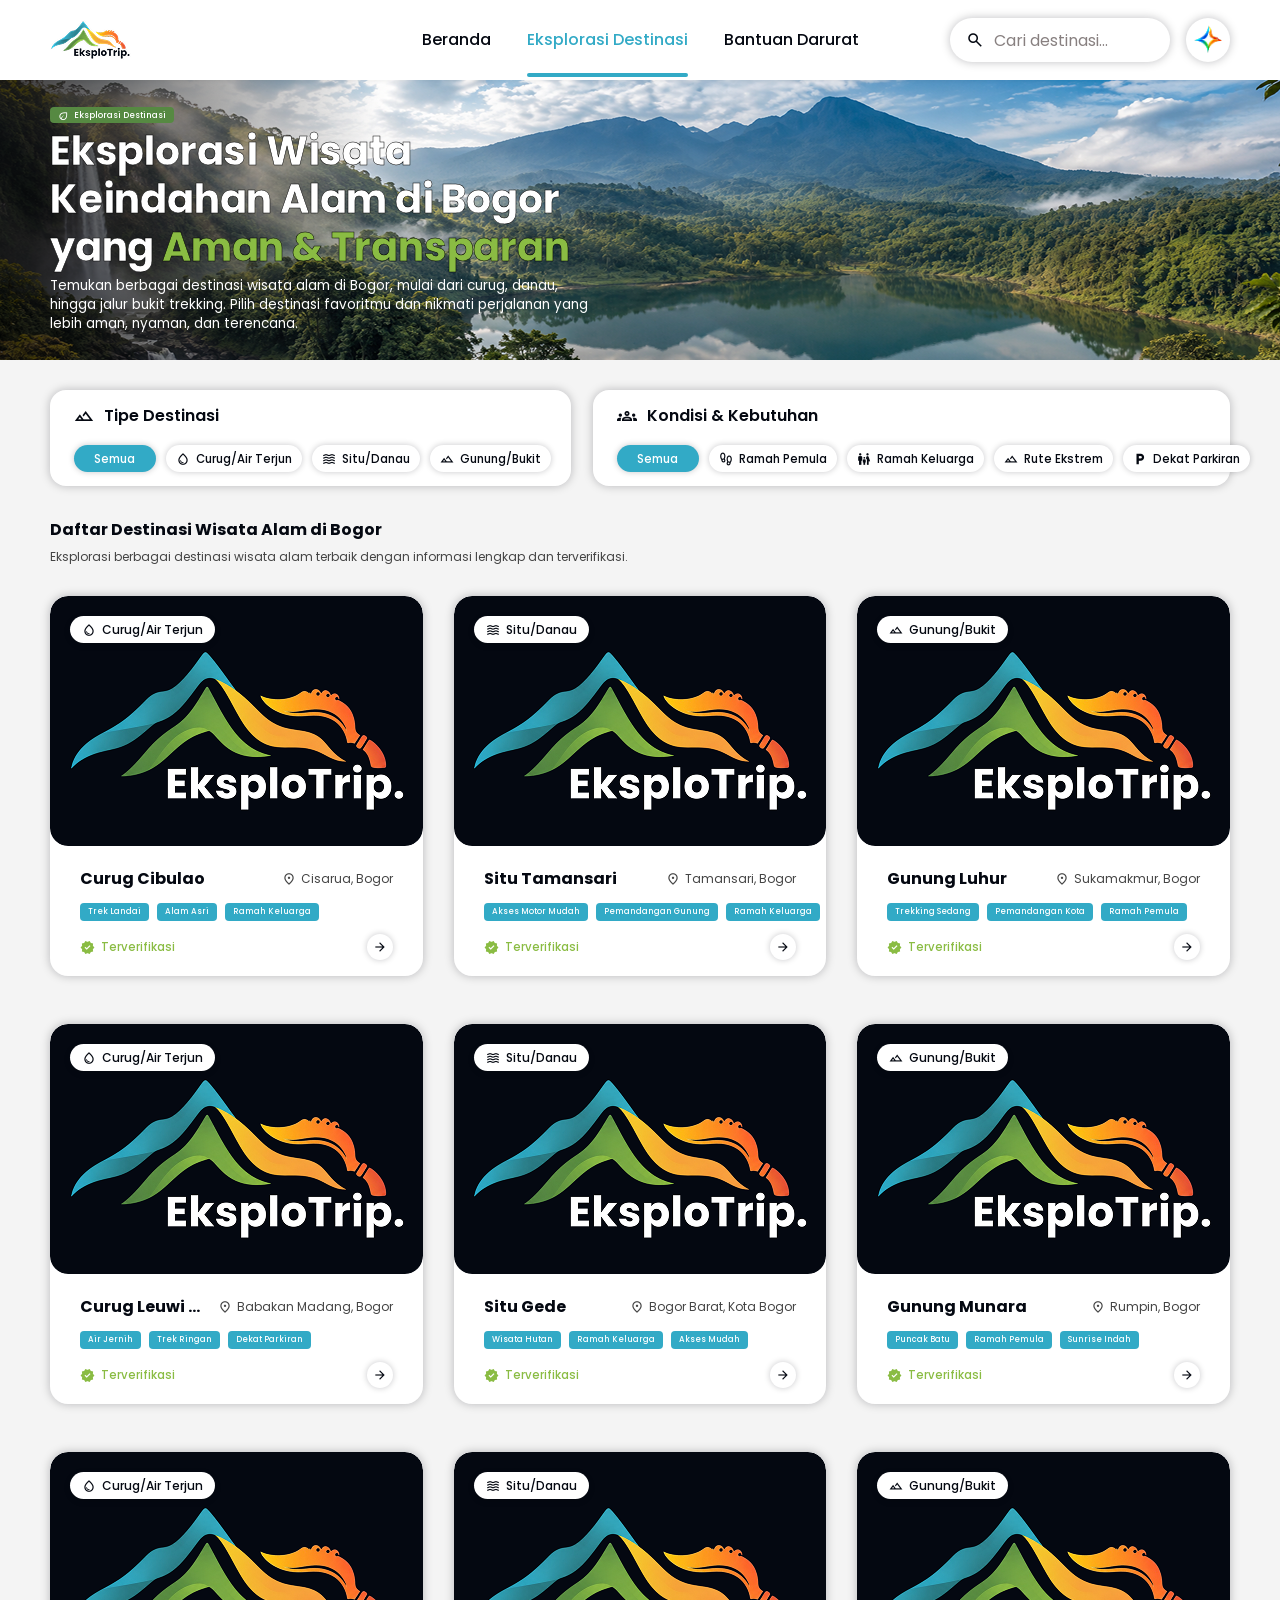
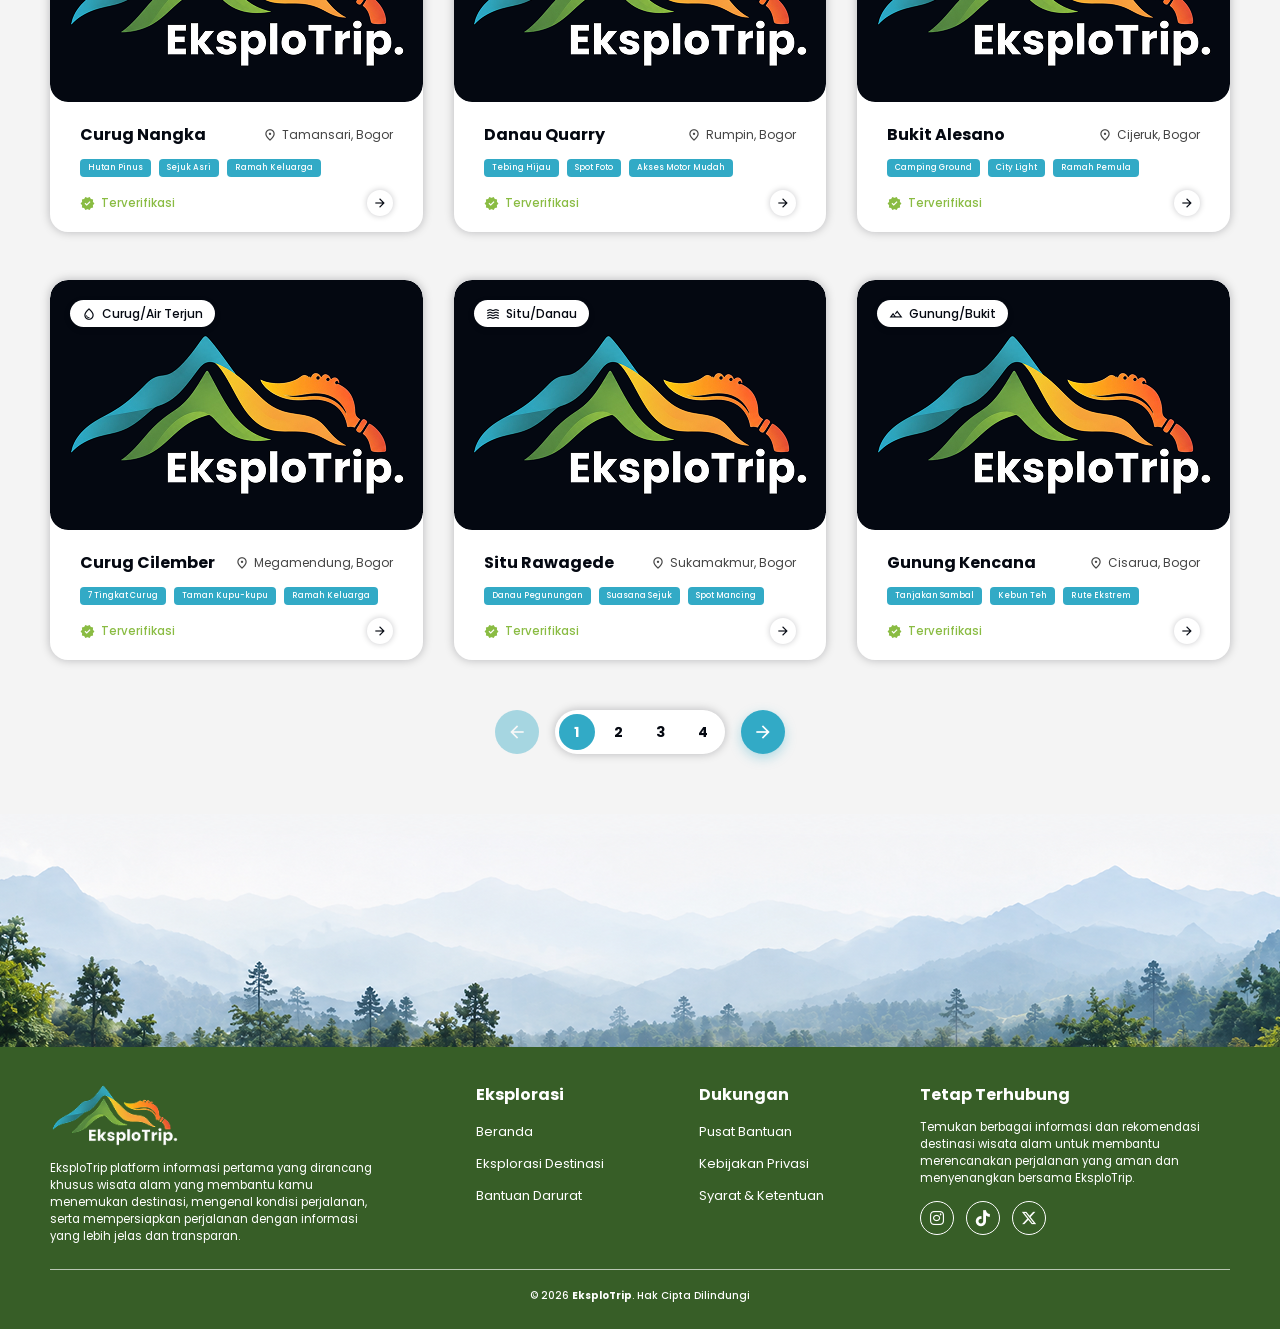
<file: eksplorasi_destinasi.html>
<!DOCTYPE html>
<html lang="id">
<head>
    <meta charset="UTF-8">
    <meta name="viewport" content="width=device-width, initial-scale=1.0">
    <title>EksploTrip - Eksplorasi Destinasi</title>
    <!-- Fonts & Icons -->
    <link rel="preconnect" href="https://fonts.googleapis.com">
    <link rel="preconnect" href="https://fonts.gstatic.com" crossorigin>
    <link href="https://fonts.googleapis.com/css2?family=Poppins:ital,wght@0,400;0,500;0,600;0,700;1,400;1,500;1,600;1,700&display=swap" rel="stylesheet">
    <link rel="stylesheet" href="https://fonts.googleapis.com/css2?family=Material+Symbols+Outlined:opsz,wght,FILL,GRAD@20..48,400..600,0..1,-50..200" />
    <link rel="stylesheet" href="https://cdnjs.cloudflare.com/ajax/libs/font-awesome/6.5.1/css/all.min.css" />
    <link rel="stylesheet" href="beranda.css">
    <link rel="stylesheet" href="eksplorasi_destinasi.css">
    <link rel="stylesheet" href="bantuan_darurat.css">
</head>
<body>

    <!-- Header & Navigation (Stationary at Top) -->
    <header class="navbar">
        <div class="navbar-container">
            <a href="index.html" class="navbar-brand">
                <img src="assets/images/beranda/logo_eksplotrip_navbar.png" alt="EksploTrip Logo" class="navbar-logo">
            </a>

            <nav class="navbar-menu">
                <ul class="nav-links">
                    <li class="nav-item" id="nav-item-beranda"><a href="index.html">Beranda</a></li>
                    <li class="nav-item active" id="nav-item-eksplorasi"><a href="eksplorasi_destinasi.html" aria-current="page">Eksplorasi Destinasi</a></li>
                    <li class="nav-item" id="nav-item-bantuan"><a href="bantuan_darurat.html">Bantuan Darurat</a></li>
                    <li class="nav-indicator" aria-hidden="true"></li>
                </ul>
            </nav>

            <div class="navbar-actions">
                <form action="search_success.html" method="get" role="search" class="search-form">
                    <span class="material-symbols-outlined search-icon">search</span>
                    <input type="search" name="q" placeholder="Cari destinasi..." aria-label="Cari destinasi" class="search-input">
                </form>

                <button type="button" aria-label="Tanya AI EksploTrip" class="ai-button">
                    <img src="assets/images/beranda/logo_aiplo.png" alt="AI Bot EksploTrip" class="ai-logo">
                </button>
            </div>
        </div>
    </header>

    <!-- Page Slider Viewport (Entire Content Beneath Stationary Navbar Slides) -->
    <div class="page-slider-viewport" id="slider-viewport">
        <div class="page-slider-track initial-eksplorasi" id="slider-track">
            <!-- View 1: Beranda -->
            <div class="page-view collapsed-view" id="view-beranda">
<main>

        <!-- Hero Banner -->
        <section class="hero-section">
            <div class="hero-bg-wrapper">
                <img src="assets/images/beranda/banner_atas.png" alt="Pemandangan danau dan gunung di Bogor" class="hero-banner-img">
                <div class="hero-overlay"></div>
            </div>

            <div class="hero-content">
                <div class="hero-badge">
                    <span class="material-symbols-outlined">eco</span>
                    <span>Jelajahi Alam, Jaga Bersama</span>
                </div>
                <h1 class="hero-title">Eksplorasi Wisata<br>Keindahan Alam di Bogor<br>yang <strong>Aman &amp; Transparan</strong></h1>
                <p class="hero-desc">Temukan rute resmi, estimasi biaya riil, dan kondisi lapangan curug, danau, serta gunung atau bukit di Bogor tanpa khawatir pungli atau tersesat.</p>
                <ul class="hero-tags">
                    <li>#CurugBogor</li>
                    <li>#DanauIndah</li>
                    <li>#TrekkingAman</li>
                    <li>#BebasPungli</li>
                </ul>
            </div>
        </section>

        <!-- Filter Destinasi -->
        <section class="filter-section">
            <div class="filter-container">
                <div class="filter-card" role="group" aria-labelledby="filter-type-title">
                    <div class="filter-title" id="filter-type-title">
                        <span class="material-symbols-outlined">landscape</span>
                        <span>Tipe Destinasi</span>
                    </div>
                    <div class="filter-buttons">
                        <button type="button" class="filter-btn active">Semua</button>
                        <button type="button" class="filter-btn">
                            <span class="material-symbols-outlined">water_drop</span>
                            <span>Curug/Air Terjun</span>
                        </button>
                        <button type="button" class="filter-btn">
                            <span class="material-symbols-outlined">waves</span>
                            <span>Situ/Danau</span>
                        </button>
                        <button type="button" class="filter-btn">
                            <span class="material-symbols-outlined">landscape</span>
                            <span>Gunung/Bukit</span>
                        </button>
                    </div>
                </div>

                <div class="filter-card" role="group" aria-labelledby="filter-condition-title">
                    <div class="filter-title" id="filter-condition-title">
                        <span class="material-symbols-outlined">groups</span>
                        <span>Kondisi &amp; Kebutuhan</span>
                    </div>
                    <div class="filter-buttons">
                        <button type="button" class="filter-btn active">Semua</button>
                        <button type="button" class="filter-btn">
                            <span class="material-symbols-outlined">footprint</span>
                            <span>Ramah Pemula</span>
                        </button>
                        <button type="button" class="filter-btn">
                            <span class="material-symbols-outlined">family_restroom</span>
                            <span>Ramah Keluarga</span>
                        </button>
                        <button type="button" class="filter-btn">
                            <span class="material-symbols-outlined">landscape</span>
                            <span>Rute Ekstrem</span>
                        </button>
                        <button type="button" class="filter-btn">
                            <span class="material-symbols-outlined">local_parking</span>
                            <span>Dekat Parkiran</span>
                        </button>
                    </div>
                </div>
            </div>
        </section>

        <!-- Destinasi Wisata Populer -->
        <section class="destinations-section">
            <div class="destinations-header">
                <div class="destinations-title-group">
                    <h2 class="destinations-title">Destinasi Wisata Alam Populer di Bogor</h2>
                    <p class="destinations-subtitle">Eksplorasi berbagai destinasi wisata alam terbaik dengan informasi lengkap dan terverifikasi.</p>
                </div>
                <a href="eksplorasi_destinasi.html" class="destinations-view-all">
                    <span>Lihat Semua Destinasi</span>
                    <span class="material-symbols-outlined">arrow_forward</span>
                </a>
            </div>

            <div class="cards-grid">
                <!-- Kartu Destinasi 1 -->
                <article class="destination-card">
                    <div class="card-media">
                        <span class="card-badge">
                            <span class="material-symbols-outlined">water_drop</span>
                            <span>Curug/Air Terjun</span>
                        </span>
                        <img src="assets/images/beranda/list_katalog.png" alt="Curug Cibulao" class="card-img">
                    </div>
                    <div class="card-body">
                        <div class="card-header-row">
                            <h3 class="card-title">Curug Cibulao</h3>
                            <span class="card-location">
                                <span class="material-symbols-outlined">location_on</span>
                                <span>Cisarua, Bogor</span>
                            </span>
                        </div>
                        <ul class="card-tags">
                            <li>Trek Landai</li>
                            <li>Alam Asri</li>
                            <li>Ramah Keluarga</li>
                        </ul>
                        <div class="card-footer-row">
                            <span class="card-verified">
                                <span class="material-symbols-outlined">verified</span>
                                <span>Terverifikasi</span>
                            </span>
                            <a href="detail_katalog.html" class="card-action-btn" aria-label="Lihat detail Curug Cibulao">
                                <span class="material-symbols-outlined">arrow_forward</span>
                            </a>
                        </div>
                    </div>
                </article>

                <!-- Kartu Destinasi 2 -->
                <article class="destination-card">
                    <div class="card-media">
                        <span class="card-badge">
                            <span class="material-symbols-outlined">waves</span>
                            <span>Situ/Danau</span>
                        </span>
                        <img src="assets/images/beranda/list_katalog.png" alt="Situ Tamansari" class="card-img">
                    </div>
                    <div class="card-body">
                        <div class="card-header-row">
                            <h3 class="card-title">Situ Tamansari</h3>
                            <span class="card-location">
                                <span class="material-symbols-outlined">location_on</span>
                                <span>Tamansari, Bogor</span>
                            </span>
                        </div>
                        <ul class="card-tags">
                            <li>Akses Motor Mudah</li>
                            <li>Pemandangan Gunung</li>
                            <li>Ramah Keluarga</li>
                        </ul>
                        <div class="card-footer-row">
                            <span class="card-verified">
                                <span class="material-symbols-outlined">verified</span>
                                <span>Terverifikasi</span>
                            </span>
                            <a href="detail_katalog.html" class="card-action-btn" aria-label="Lihat detail Situ Tamansari">
                                <span class="material-symbols-outlined">arrow_forward</span>
                            </a>
                        </div>
                    </div>
                </article>

                <!-- Kartu Destinasi 3 -->
                <article class="destination-card">
                    <div class="card-media">
                        <span class="card-badge">
                            <span class="material-symbols-outlined">landscape</span>
                            <span>Gunung/Bukit</span>
                        </span>
                        <img src="assets/images/beranda/list_katalog.png" alt="Gunung Luhur" class="card-img">
                    </div>
                    <div class="card-body">
                        <div class="card-header-row">
                            <h3 class="card-title">Gunung Luhur</h3>
                            <span class="card-location">
                                <span class="material-symbols-outlined">location_on</span>
                                <span>Sukamakmur, Bogor</span>
                            </span>
                        </div>
                        <ul class="card-tags">
                            <li>Trek Sedang</li>
                            <li>Pemandangan Kota</li>
                            <li>Ramah Pemula</li>
                        </ul>
                        <div class="card-footer-row">
                            <span class="card-verified">
                                <span class="material-symbols-outlined">verified</span>
                                <span>Terverifikasi</span>
                            </span>
                            <a href="detail_katalog.html" class="card-action-btn" aria-label="Lihat detail Gunung Luhur">
                                <span class="material-symbols-outlined">arrow_forward</span>
                            </a>
                        </div>
                    </div>
                </article>

                <!-- Kartu Destinasi 4 -->
                <article class="destination-card">
                    <div class="card-media">
                        <span class="card-badge">
                            <span class="material-symbols-outlined">water_drop</span>
                            <span>Curug/Air Terjun</span>
                        </span>
                        <img src="assets/images/beranda/list_katalog.png" alt="Curug Cibulao" class="card-img">
                    </div>
                    <div class="card-body">
                        <div class="card-header-row">
                            <h3 class="card-title">Curug Cibulao</h3>
                            <span class="card-location">
                                <span class="material-symbols-outlined">location_on</span>
                                <span>Cisarua, Bogor</span>
                            </span>
                        </div>
                        <ul class="card-tags">
                            <li>Trek Landai</li>
                            <li>Alam Asri</li>
                            <li>Ramah Keluarga</li>
                        </ul>
                        <div class="card-footer-row">
                            <span class="card-verified">
                                <span class="material-symbols-outlined">verified</span>
                                <span>Terverifikasi</span>
                            </span>
                            <a href="detail_katalog.html" class="card-action-btn" aria-label="Lihat detail Curug Cibulao">
                                <span class="material-symbols-outlined">arrow_forward</span>
                            </a>
                        </div>
                    </div>
                </article>

                <!-- Kartu Destinasi 5 -->
                <article class="destination-card">
                    <div class="card-media">
                        <span class="card-badge">
                            <span class="material-symbols-outlined">waves</span>
                            <span>Situ/Danau</span>
                        </span>
                        <img src="assets/images/beranda/list_katalog.png" alt="Situ Tamansari" class="card-img">
                    </div>
                    <div class="card-body">
                        <div class="card-header-row">
                            <h3 class="card-title">Situ Tamansari</h3>
                            <span class="card-location">
                                <span class="material-symbols-outlined">location_on</span>
                                <span>Tamansari, Bogor</span>
                            </span>
                        </div>
                        <ul class="card-tags">
                            <li>Akses Motor Mudah</li>
                            <li>Pemandangan Gunung</li>
                            <li>Ramah Keluarga</li>
                        </ul>
                        <div class="card-footer-row">
                            <span class="card-verified">
                                <span class="material-symbols-outlined">verified</span>
                                <span>Terverifikasi</span>
                            </span>
                            <a href="detail_katalog.html" class="card-action-btn" aria-label="Lihat detail Situ Tamansari">
                                <span class="material-symbols-outlined">arrow_forward</span>
                            </a>
                        </div>
                    </div>
                </article>

                <!-- Kartu Destinasi 6 -->
                <article class="destination-card">
                    <div class="card-media">
                        <span class="card-badge">
                            <span class="material-symbols-outlined">landscape</span>
                            <span>Gunung/Bukit</span>
                        </span>
                        <img src="assets/images/beranda/list_katalog.png" alt="Gunung Luhur" class="card-img">
                    </div>
                    <div class="card-body">
                        <div class="card-header-row">
                            <h3 class="card-title">Gunung Luhur</h3>
                            <span class="card-location">
                                <span class="material-symbols-outlined">location_on</span>
                                <span>Sukamakmur, Bogor</span>
                            </span>
                        </div>
                        <ul class="card-tags">
                            <li>Trek Sedang</li>
                            <li>Pemandangan Kota</li>
                            <li>Ramah Pemula</li>
                        </ul>
                        <div class="card-footer-row">
                            <span class="card-verified">
                                <span class="material-symbols-outlined">verified</span>
                                <span>Terverifikasi</span>
                            </span>
                            <a href="detail_katalog.html" class="card-action-btn" aria-label="Lihat detail Gunung Luhur">
                                <span class="material-symbols-outlined">arrow_forward</span>
                            </a>
                        </div>
                    </div>
                </article>
            </div>
        </section>

        <!-- Kenapa Pilih EksploTrip? -->
        <section class="value-prop-section">
            <div class="value-prop-card">
                <div class="value-prop-brand">
                    <div class="brand-icon-wrapper">
                        <span class="material-symbols-outlined brand-emblem-icon earth-eco">eco</span>
                    </div>
                    <div>
                        <h2 class="value-prop-title">Kenapa Pilih<br>EksploTrip?</h2>
                        <p class="value-prop-desc">Karena perjalanan aman berawal dari informasi yang tepat.</p>
                    </div>
                </div>

                <div class="value-prop-divider"></div>

                <ul class="value-prop-features">
                    <li class="feature-item">
                        <div class="feature-icon">
                            <span class="material-symbols-outlined">verified_user</span>
                        </div>
                        <h3 class="feature-title">Informasi Terverifikasi</h3>
                        <p class="feature-desc">Data resmi dari pengelola &amp; komunitas lokal</p>
                    </li>
                    <li class="feature-item">
                        <div class="feature-icon">
                            <span class="material-symbols-outlined">map</span>
                        </div>
                        <h3 class="feature-title">Peta &amp; Rute Aman</h3>
                        <p class="feature-desc">Bisa diakses offline saat sinyal hilang</p>
                    </li>
                    <li class="feature-item">
                        <div class="feature-icon">
                            <span class="material-symbols-outlined">calculate</span>
                        </div>
                        <h3 class="feature-title">Estimasi Biaya Riil</h3>
                        <p class="feature-desc">Hindari overbudget dan pungli</p>
                    </li>
                    <li class="feature-item">
                        <div class="feature-icon">
                            <span class="material-symbols-outlined">groups</span>
                        </div>
                        <h3 class="feature-title">Dukungan Komunitas</h3>
                        <p class="feature-desc">Bersama jaga alam dan wisata yang berkelanjutan</p>
                    </li>
                </ul>
            </div>
        </section>

        <!-- Call to Action -->
        <section class="cta-section">
            <div class="cta-btn-wrapper">
                <a href="eksplorasi_destinasi.html" class="cta-btn">
                    <span>Cari Destinasi Sekarang</span>
                    <span class="material-symbols-outlined">arrow_forward</span>
                </a>
            </div>
            <div class="cta-banner-wrapper">
                <img src="assets/images/beranda/banner_bawah.png" alt="Pemandangan pegunungan berkabut" class="cta-banner-img">
            </div>
        </section>

    </main>

<footer class="site-footer">
        <div class="footer-container">
            <div class="footer-top">
                <div class="footer-col footer-col-brand">
                    <img src="assets/images/eksplorasi_destinasi/logo_eksplotrip_footer.png" alt="EksploTrip Logo" class="footer-logo">
                    <p class="footer-brand-desc">EksploTrip platform informasi pertama yang dirancang khusus wisata alam yang membantu kamu menemukan destinasi, mengenal kondisi perjalanan, serta mempersiapkan perjalanan dengan informasi yang lebih jelas dan transparan.</p>
                </div>

                <nav class="footer-col footer-col-links" aria-label="Navigasi Eksplorasi">
                    <h4 class="footer-col-title">Eksplorasi</h4>
                    <ul class="footer-links">
                        <li><a href="index.html">Beranda</a></li>
                        <li><a href="eksplorasi_destinasi.html">Eksplorasi Destinasi</a></li>
                        <li><a href="bantuan_darurat.html">Bantuan Darurat</a></li>
                    </ul>
                </nav>

                <nav class="footer-col footer-col-links" aria-label="Navigasi Dukungan">
                    <h4 class="footer-col-title">Dukungan</h4>
                    <ul class="footer-links">
                        <li><a href="javascript:void(0)">Pusat Bantuan</a></li>
                        <li><a href="javascript:void(0)">Kebijakan Privasi</a></li>
                        <li><a href="javascript:void(0)">Syarat &amp; Ketentuan</a></li>
                    </ul>
                </nav>

                <div class="footer-col footer-col-social">
                    <h4 class="footer-col-title">Tetap Terhubung</h4>
                    <p class="footer-social-desc">Temukan berbagai informasi dan rekomendasi destinasi wisata alam untuk membantu merencanakan perjalanan yang aman dan menyenangkan bersama EksploTrip.</p>
                    <ul class="footer-social-list">
                        <li>
                            <a href="javascript:void(0)" class="social-icon-btn" aria-label="Instagram EksploTrip">
                                <i class="fa-brands fa-instagram"></i>
                            </a>
                        </li>
                        <li>
                            <a href="javascript:void(0)" class="social-icon-btn" aria-label="TikTok EksploTrip">
                                <i class="fa-brands fa-tiktok"></i>
                            </a>
                        </li>
                        <li>
                            <a href="javascript:void(0)" class="social-icon-btn" aria-label="X (Twitter) EksploTrip">
                                <i class="fa-brands fa-x-twitter"></i>
                            </a>
                        </li>
                    </ul>
                </div>
            </div>

            <hr class="footer-divider">
            <p class="footer-copyright"><small>&copy; 2026 <strong>EksploTrip</strong>. Hak Cipta Dilindungi</small></p>
        </div>
    </footer>
            </div>

            <!-- View 2: Eksplorasi Destinasi -->
            <div class="page-view active-view" id="view-eksplorasi">
<main>

        <!-- Hero Banner -->
        <section class="hero-section">
            <div class="hero-bg-wrapper">
                <img src="assets/images/eksplorasi_destinasi/banner_atas.png" alt="Pemandangan danau dan gunung di Bogor" class="hero-banner-img">
                <div class="hero-overlay"></div>
            </div>

            <div class="hero-content">
                <div class="hero-badge">
                    <span class="material-symbols-outlined">eco</span>
                    <span>Eksplorasi Destinasi</span>
                </div>
                <h1 class="hero-title">Eksplorasi Wisata<br>Keindahan Alam di Bogor<br>yang <strong>Aman &amp; Transparan</strong></h1>
                <p class="hero-desc">Temukan berbagai destinasi wisata alam di Bogor, mulai dari curug, danau, hingga jalur bukit trekking. Pilih destinasi favoritmu dan nikmati perjalanan yang lebih aman, nyaman, dan terencana.</p>
            </div>
        </section>

        <!-- Filter Destinasi -->
        <section class="filter-section">
            <div class="filter-container">
                <div class="filter-card" role="group" aria-labelledby="filter-type-title">
                    <div class="filter-title" id="filter-type-title">
                        <span class="material-symbols-outlined">landscape</span>
                        <span>Tipe Destinasi</span>
                    </div>
                    <div class="filter-buttons" id="type-filter-group">
                        <button type="button" class="filter-btn active" data-type="all">Semua</button>
                        <button type="button" class="filter-btn" data-type="curug">
                            <span class="material-symbols-outlined">water_drop</span>
                            <span>Curug/Air Terjun</span>
                        </button>
                        <button type="button" class="filter-btn" data-type="danau">
                            <span class="material-symbols-outlined">waves</span>
                            <span>Situ/Danau</span>
                        </button>
                        <button type="button" class="filter-btn" data-type="gunung">
                            <span class="material-symbols-outlined">landscape</span>
                            <span>Gunung/Bukit</span>
                        </button>
                    </div>
                </div>

                <div class="filter-card" role="group" aria-labelledby="filter-condition-title">
                    <div class="filter-title" id="filter-condition-title">
                        <span class="material-symbols-outlined">groups</span>
                        <span>Kondisi &amp; Kebutuhan</span>
                    </div>
                    <div class="filter-buttons" id="condition-filter-group">
                        <button type="button" class="filter-btn active" data-condition="all">Semua</button>
                        <button type="button" class="filter-btn" data-condition="pemula">
                            <span class="material-symbols-outlined">footprint</span>
                            <span>Ramah Pemula</span>
                        </button>
                        <button type="button" class="filter-btn" data-condition="keluarga">
                            <span class="material-symbols-outlined">family_restroom</span>
                            <span>Ramah Keluarga</span>
                        </button>
                        <button type="button" class="filter-btn" data-condition="ekstrem">
                            <span class="material-symbols-outlined">landscape</span>
                            <span>Rute Ekstrem</span>
                        </button>
                        <button type="button" class="filter-btn" data-condition="parkir">
                            <span class="material-symbols-outlined">local_parking</span>
                            <span>Dekat Parkiran</span>
                        </button>
                    </div>
                </div>
            </div>
        </section>

        <!-- Daftar Destinasi -->
        <section class="destinations-section" id="katalog-destinasi">
            <div class="destinations-header">
                <div class="destinations-title-group">
                    <h2 class="destinations-title">Daftar Destinasi Wisata Alam di Bogor</h2>
                    <p class="destinations-subtitle">Eksplorasi berbagai destinasi wisata alam terbaik dengan informasi lengkap dan terverifikasi.</p>
                </div>
            </div>

            <div class="cards-grid" id="destinations-grid">
                <!-- Kartu Destinasi 1 -->
                <article class="destination-card">
                    <div class="card-media">
                        <span class="card-badge">
                            <span class="material-symbols-outlined">water_drop</span>
                            <span>Curug/Air Terjun</span>
                        </span>
                        <img src="assets/images/eksplorasi_destinasi/list_katalog.png" alt="Curug Cibulao" class="card-img">
                    </div>
                    <div class="card-body">
                        <div class="card-header-row">
                            <h3 class="card-title">Curug Cibulao</h3>
                            <span class="card-location">
                                <span class="material-symbols-outlined">location_on</span>
                                <span>Cisarua, Bogor</span>
                            </span>
                        </div>
                        <ul class="card-tags">
                            <li>Trek Landai</li>
                            <li>Alam Asri</li>
                            <li>Ramah Keluarga</li>
                        </ul>
                        <div class="card-footer-row">
                            <span class="card-verified">
                                <span class="material-symbols-outlined">verified</span>
                                <span>Terverifikasi</span>
                            </span>
                            <a href="detail_katalog.html" class="card-action-btn" aria-label="Lihat detail Curug Cibulao">
                                <span class="material-symbols-outlined">arrow_forward</span>
                            </a>
                        </div>
                    </div>
                </article>

                <!-- Kartu Destinasi 2 -->
                <article class="destination-card">
                    <div class="card-media">
                        <span class="card-badge">
                            <span class="material-symbols-outlined">waves</span>
                            <span>Situ/Danau</span>
                        </span>
                        <img src="assets/images/eksplorasi_destinasi/list_katalog.png" alt="Situ Tamansari" class="card-img">
                    </div>
                    <div class="card-body">
                        <div class="card-header-row">
                            <h3 class="card-title">Situ Tamansari</h3>
                            <span class="card-location">
                                <span class="material-symbols-outlined">location_on</span>
                                <span>Tamansari, Bogor</span>
                            </span>
                        </div>
                        <ul class="card-tags">
                            <li>Akses Motor Mudah</li>
                            <li>Pemandangan Gunung</li>
                            <li>Ramah Keluarga</li>
                        </ul>
                        <div class="card-footer-row">
                            <span class="card-verified">
                                <span class="material-symbols-outlined">verified</span>
                                <span>Terverifikasi</span>
                            </span>
                            <a href="detail_katalog.html" class="card-action-btn" aria-label="Lihat detail Situ Tamansari">
                                <span class="material-symbols-outlined">arrow_forward</span>
                            </a>
                        </div>
                    </div>
                </article>

                <!-- Kartu Destinasi 3 -->
                <article class="destination-card">
                    <div class="card-media">
                        <span class="card-badge">
                            <span class="material-symbols-outlined">landscape</span>
                            <span>Gunung/Bukit</span>
                        </span>
                        <img src="assets/images/eksplorasi_destinasi/list_katalog.png" alt="Gunung Luhur" class="card-img">
                    </div>
                    <div class="card-body">
                        <div class="card-header-row">
                            <h3 class="card-title">Gunung Luhur</h3>
                            <span class="card-location">
                                <span class="material-symbols-outlined">location_on</span>
                                <span>Sukamakmur, Bogor</span>
                            </span>
                        </div>
                        <ul class="card-tags">
                            <li>Trekking Sedang</li>
                            <li>Pemandangan Kota</li>
                            <li>Ramah Pemula</li>
                        </ul>
                        <div class="card-footer-row">
                            <span class="card-verified">
                                <span class="material-symbols-outlined">verified</span>
                                <span>Terverifikasi</span>
                            </span>
                            <a href="detail_katalog.html" class="card-action-btn" aria-label="Lihat detail Gunung Luhur">
                                <span class="material-symbols-outlined">arrow_forward</span>
                            </a>
                        </div>
                    </div>
                </article>

                <!-- Kartu Destinasi 4 -->
                <article class="destination-card">
                    <div class="card-media">
                        <span class="card-badge">
                            <span class="material-symbols-outlined">water_drop</span>
                            <span>Curug/Air Terjun</span>
                        </span>
                        <img src="assets/images/eksplorasi_destinasi/list_katalog.png" alt="Curug Cibulao" class="card-img">
                    </div>
                    <div class="card-body">
                        <div class="card-header-row">
                            <h3 class="card-title">Curug Cibulao</h3>
                            <span class="card-location">
                                <span class="material-symbols-outlined">location_on</span>
                                <span>Cisarua, Bogor</span>
                            </span>
                        </div>
                        <ul class="card-tags">
                            <li>Trek Landai</li>
                            <li>Alam Asri</li>
                            <li>Ramah Keluarga</li>
                        </ul>
                        <div class="card-footer-row">
                            <span class="card-verified">
                                <span class="material-symbols-outlined">verified</span>
                                <span>Terverifikasi</span>
                            </span>
                            <a href="detail_katalog.html" class="card-action-btn" aria-label="Lihat detail Curug Cibulao">
                                <span class="material-symbols-outlined">arrow_forward</span>
                            </a>
                        </div>
                    </div>
                </article>

                <!-- Kartu Destinasi 5 -->
                <article class="destination-card">
                    <div class="card-media">
                        <span class="card-badge">
                            <span class="material-symbols-outlined">waves</span>
                            <span>Situ/Danau</span>
                        </span>
                        <img src="assets/images/eksplorasi_destinasi/list_katalog.png" alt="Situ Tamansari" class="card-img">
                    </div>
                    <div class="card-body">
                        <div class="card-header-row">
                            <h3 class="card-title">Situ Tamansari</h3>
                            <span class="card-location">
                                <span class="material-symbols-outlined">location_on</span>
                                <span>Tamansari, Bogor</span>
                            </span>
                        </div>
                        <ul class="card-tags">
                            <li>Akses Motor Mudah</li>
                            <li>Pemandangan Gunung</li>
                            <li>Ramah Keluarga</li>
                        </ul>
                        <div class="card-footer-row">
                            <span class="card-verified">
                                <span class="material-symbols-outlined">verified</span>
                                <span>Terverifikasi</span>
                            </span>
                            <a href="detail_katalog.html" class="card-action-btn" aria-label="Lihat detail Situ Tamansari">
                                <span class="material-symbols-outlined">arrow_forward</span>
                            </a>
                        </div>
                    </div>
                </article>

                <!-- Kartu Destinasi 6 -->
                <article class="destination-card">
                    <div class="card-media">
                        <span class="card-badge">
                            <span class="material-symbols-outlined">landscape</span>
                            <span>Gunung/Bukit</span>
                        </span>
                        <img src="assets/images/eksplorasi_destinasi/list_katalog.png" alt="Gunung Luhur" class="card-img">
                    </div>
                    <div class="card-body">
                        <div class="card-header-row">
                            <h3 class="card-title">Gunung Luhur</h3>
                            <span class="card-location">
                                <span class="material-symbols-outlined">location_on</span>
                                <span>Sukamakmur, Bogor</span>
                            </span>
                        </div>
                        <ul class="card-tags">
                            <li>Trekking Sedang</li>
                            <li>Pemandangan Kota</li>
                            <li>Ramah Pemula</li>
                        </ul>
                        <div class="card-footer-row">
                            <span class="card-verified">
                                <span class="material-symbols-outlined">verified</span>
                                <span>Terverifikasi</span>
                            </span>
                            <a href="detail_katalog.html" class="card-action-btn" aria-label="Lihat detail Gunung Luhur">
                                <span class="material-symbols-outlined">arrow_forward</span>
                            </a>
                        </div>
                    </div>
                </article>

                <!-- Kartu Destinasi 7 -->
                <article class="destination-card">
                    <div class="card-media">
                        <span class="card-badge">
                            <span class="material-symbols-outlined">water_drop</span>
                            <span>Curug/Air Terjun</span>
                        </span>
                        <img src="assets/images/eksplorasi_destinasi/list_katalog.png" alt="Curug Cibulao" class="card-img">
                    </div>
                    <div class="card-body">
                        <div class="card-header-row">
                            <h3 class="card-title">Curug Cibulao</h3>
                            <span class="card-location">
                                <span class="material-symbols-outlined">location_on</span>
                                <span>Cisarua, Bogor</span>
                            </span>
                        </div>
                        <ul class="card-tags">
                            <li>Trek Landai</li>
                            <li>Alam Asri</li>
                            <li>Ramah Keluarga</li>
                        </ul>
                        <div class="card-footer-row">
                            <span class="card-verified">
                                <span class="material-symbols-outlined">verified</span>
                                <span>Terverifikasi</span>
                            </span>
                            <a href="detail_katalog.html" class="card-action-btn" aria-label="Lihat detail Curug Cibulao">
                                <span class="material-symbols-outlined">arrow_forward</span>
                            </a>
                        </div>
                    </div>
                </article>

                <!-- Kartu Destinasi 8 -->
                <article class="destination-card">
                    <div class="card-media">
                        <span class="card-badge">
                            <span class="material-symbols-outlined">waves</span>
                            <span>Situ/Danau</span>
                        </span>
                        <img src="assets/images/eksplorasi_destinasi/list_katalog.png" alt="Situ Tamansari" class="card-img">
                    </div>
                    <div class="card-body">
                        <div class="card-header-row">
                            <h3 class="card-title">Situ Tamansari</h3>
                            <span class="card-location">
                                <span class="material-symbols-outlined">location_on</span>
                                <span>Tamansari, Bogor</span>
                            </span>
                        </div>
                        <ul class="card-tags">
                            <li>Akses Motor Mudah</li>
                            <li>Pemandangan Gunung</li>
                            <li>Ramah Keluarga</li>
                        </ul>
                        <div class="card-footer-row">
                            <span class="card-verified">
                                <span class="material-symbols-outlined">verified</span>
                                <span>Terverifikasi</span>
                            </span>
                            <a href="detail_katalog.html" class="card-action-btn" aria-label="Lihat detail Situ Tamansari">
                                <span class="material-symbols-outlined">arrow_forward</span>
                            </a>
                        </div>
                    </div>
                </article>

                <!-- Kartu Destinasi 9 -->
                <article class="destination-card">
                    <div class="card-media">
                        <span class="card-badge">
                            <span class="material-symbols-outlined">landscape</span>
                            <span>Gunung/Bukit</span>
                        </span>
                        <img src="assets/images/eksplorasi_destinasi/list_katalog.png" alt="Gunung Luhur" class="card-img">
                    </div>
                    <div class="card-body">
                        <div class="card-header-row">
                            <h3 class="card-title">Gunung Luhur</h3>
                            <span class="card-location">
                                <span class="material-symbols-outlined">location_on</span>
                                <span>Sukamakmur, Bogor</span>
                            </span>
                        </div>
                        <ul class="card-tags">
                            <li>Trekking Sedang</li>
                            <li>Pemandangan Kota</li>
                            <li>Ramah Pemula</li>
                        </ul>
                        <div class="card-footer-row">
                            <span class="card-verified">
                                <span class="material-symbols-outlined">verified</span>
                                <span>Terverifikasi</span>
                            </span>
                            <a href="detail_katalog.html" class="card-action-btn" aria-label="Lihat detail Gunung Luhur">
                                <span class="material-symbols-outlined">arrow_forward</span>
                            </a>
                        </div>
                    </div>
                </article>

                <!-- Kartu Destinasi 10 -->
                <article class="destination-card">
                    <div class="card-media">
                        <span class="card-badge">
                            <span class="material-symbols-outlined">water_drop</span>
                            <span>Curug/Air Terjun</span>
                        </span>
                        <img src="assets/images/eksplorasi_destinasi/list_katalog.png" alt="Curug Cibulao" class="card-img">
                    </div>
                    <div class="card-body">
                        <div class="card-header-row">
                            <h3 class="card-title">Curug Cibulao</h3>
                            <span class="card-location">
                                <span class="material-symbols-outlined">location_on</span>
                                <span>Cisarua, Bogor</span>
                            </span>
                        </div>
                        <ul class="card-tags">
                            <li>Trek Landai</li>
                            <li>Alam Asri</li>
                            <li>Ramah Keluarga</li>
                        </ul>
                        <div class="card-footer-row">
                            <span class="card-verified">
                                <span class="material-symbols-outlined">verified</span>
                                <span>Terverifikasi</span>
                            </span>
                            <a href="detail_katalog.html" class="card-action-btn" aria-label="Lihat detail Curug Cibulao">
                                <span class="material-symbols-outlined">arrow_forward</span>
                            </a>
                        </div>
                    </div>
                </article>

                <!-- Kartu Destinasi 11 -->
                <article class="destination-card">
                    <div class="card-media">
                        <span class="card-badge">
                            <span class="material-symbols-outlined">waves</span>
                            <span>Situ/Danau</span>
                        </span>
                        <img src="assets/images/eksplorasi_destinasi/list_katalog.png" alt="Situ Tamansari" class="card-img">
                    </div>
                    <div class="card-body">
                        <div class="card-header-row">
                            <h3 class="card-title">Situ Tamansari</h3>
                            <span class="card-location">
                                <span class="material-symbols-outlined">location_on</span>
                                <span>Tamansari, Bogor</span>
                            </span>
                        </div>
                        <ul class="card-tags">
                            <li>Akses Motor Mudah</li>
                            <li>Pemandangan Gunung</li>
                            <li>Ramah Keluarga</li>
                        </ul>
                        <div class="card-footer-row">
                            <span class="card-verified">
                                <span class="material-symbols-outlined">verified</span>
                                <span>Terverifikasi</span>
                            </span>
                            <a href="detail_katalog.html" class="card-action-btn" aria-label="Lihat detail Situ Tamansari">
                                <span class="material-symbols-outlined">arrow_forward</span>
                            </a>
                        </div>
                    </div>
                </article>

                <!-- Kartu Destinasi 12 -->
                <article class="destination-card">
                    <div class="card-media">
                        <span class="card-badge">
                            <span class="material-symbols-outlined">landscape</span>
                            <span>Gunung/Bukit</span>
                        </span>
                        <img src="assets/images/eksplorasi_destinasi/list_katalog.png" alt="Gunung Luhur" class="card-img">
                    </div>
                    <div class="card-body">
                        <div class="card-header-row">
                            <h3 class="card-title">Gunung Luhur</h3>
                            <span class="card-location">
                                <span class="material-symbols-outlined">location_on</span>
                                <span>Sukamakmur, Bogor</span>
                            </span>
                        </div>
                        <ul class="card-tags">
                            <li>Trekking Sedang</li>
                            <li>Pemandangan Kota</li>
                            <li>Ramah Pemula</li>
                        </ul>
                        <div class="card-footer-row">
                            <span class="card-verified">
                                <span class="material-symbols-outlined">verified</span>
                                <span>Terverifikasi</span>
                            </span>
                            <a href="detail_katalog.html" class="card-action-btn" aria-label="Lihat detail Gunung Luhur">
                                <span class="material-symbols-outlined">arrow_forward</span>
                            </a>
                        </div>
                    </div>
                </article>
            </div>

            <!-- Pagination -->
            <nav class="pagination-nav" aria-label="Navigasi halaman destinasi">
                <div class="pagination-wrapper">
                    <button type="button" class="pagi-btn pagi-prev" id="btn-prev" aria-label="Halaman sebelumnya" data-action="prev" disabled aria-disabled="true">
                        <span class="material-symbols-outlined">arrow_back</span>
                    </button>
                    <ul class="pagi-numbers" id="pagi-numbers">
                        <li><button type="button" class="pagi-num active" data-page="1" aria-current="page">1</button></li>
                        <li><button type="button" class="pagi-num" data-page="2">2</button></li>
                        <li><button type="button" class="pagi-num" data-page="3">3</button></li>
                        <li><button type="button" class="pagi-num" data-page="4">4</button></li>
                    </ul>
                    <button type="button" class="pagi-btn pagi-next" id="btn-next" aria-label="Halaman berikutnya" data-action="next">
                        <span class="material-symbols-outlined">arrow_forward</span>
                    </button>
                </div>
            </nav>
        </section>

        <!-- Banner Bawah -->
        <section class="banner-bottom-section">
            <div class="banner-bottom-wrapper">
                <img src="assets/images/eksplorasi_destinasi/banner_bawah.png" alt="Pemandangan pegunungan berkabut" class="banner-bottom-img">
            </div>
        </section>

    </main>

<footer class="site-footer">
        <div class="footer-container">
            <div class="footer-top">
                <div class="footer-col footer-col-brand">
                    <img src="assets/images/eksplorasi_destinasi/logo_eksplotrip_footer.png" alt="EksploTrip Logo" class="footer-logo">
                    <p class="footer-brand-desc">EksploTrip platform informasi pertama yang dirancang khusus wisata alam yang membantu kamu menemukan destinasi, mengenal kondisi perjalanan, serta mempersiapkan perjalanan dengan informasi yang lebih jelas dan transparan.</p>
                </div>

                <nav class="footer-col footer-col-links" aria-label="Navigasi Eksplorasi">
                    <h4 class="footer-col-title">Eksplorasi</h4>
                    <ul class="footer-links">
                        <li><a href="index.html">Beranda</a></li>
                        <li><a href="eksplorasi_destinasi.html">Eksplorasi Destinasi</a></li>
                        <li><a href="bantuan_darurat.html">Bantuan Darurat</a></li>
                    </ul>
                </nav>

                <nav class="footer-col footer-col-links" aria-label="Navigasi Dukungan">
                    <h4 class="footer-col-title">Dukungan</h4>
                    <ul class="footer-links">
                        <li><a href="javascript:void(0)">Pusat Bantuan</a></li>
                        <li><a href="javascript:void(0)">Kebijakan Privasi</a></li>
                        <li><a href="javascript:void(0)">Syarat &amp; Ketentuan</a></li>
                    </ul>
                </nav>

                <div class="footer-col footer-col-social">
                    <h4 class="footer-col-title">Tetap Terhubung</h4>
                    <p class="footer-social-desc">Temukan berbagai informasi dan rekomendasi destinasi wisata alam untuk membantu merencanakan perjalanan yang aman dan menyenangkan bersama EksploTrip.</p>
                    <ul class="footer-social-list">
                        <li>
                            <a href="javascript:void(0)" class="social-icon-btn" aria-label="Instagram EksploTrip">
                                <i class="fa-brands fa-instagram"></i>
                            </a>
                        </li>
                        <li>
                            <a href="javascript:void(0)" class="social-icon-btn" aria-label="TikTok EksploTrip">
                                <i class="fa-brands fa-tiktok"></i>
                            </a>
                        </li>
                        <li>
                            <a href="javascript:void(0)" class="social-icon-btn" aria-label="X (Twitter) EksploTrip">
                                <i class="fa-brands fa-x-twitter"></i>
                            </a>
                        </li>
                    </ul>
                </div>
            </div>

            <hr class="footer-divider">
            <p class="footer-copyright"><small>&copy; 2026 <strong>EksploTrip</strong>. Hak Cipta Dilindungi</small></p>
        </div>
    </footer>
            </div>

            <!-- View 3: Bantuan Darurat -->
            <div class="page-view collapsed-view" id="view-bantuan">
<main>

        <!-- Hero Banner -->
        <section class="hero-section">
            <div class="hero-bg-wrapper">
                <img src="assets/images/bantuan_darurat/banner_atas.png" alt="Pemandangan danau dan gunung di Bogor" class="hero-banner-img">
                <div class="hero-overlay"></div>
            </div>

            <div class="hero-content">
                <div class="hero-badge">
                    <span class="material-symbols-outlined">eco</span>
                    <span>Bantuan Darurat</span>
                </div>
                <h1 class="hero-title">Jangan Panik, Kami<br>Siap <strong>Membantu</strong></h1>
                <p class="hero-desc">Jika kamu mengalami keadaan darurat, membutuhkan informasi penting, atau menghadapi kendala saat berwisata, berikut langkah mudah dan panduan yang bisa kamu ikuti.</p>
            </div>
        </section>

        <!-- Section 1: Tips Saat Keadaan Darurat -->
        <section class="emergency-steps-section">
            <div class="section-header-row">
                <div class="header-icon-box">
                    <span class="material-symbols-outlined">add</span>
                </div>
                <div class="header-text-group">
                    <h2 class="section-main-title">Tips Saat Keadaan Darurat</h2>
                    <p class="section-sub-title">Tetap tenang, ikuti langkah berikut untuk mendapatkan bantuan dengan cepat.</p>
                </div>
            </div>

            <div class="steps-grid">
                <!-- Step 1 -->
                <article class="step-card">
                    <span class="step-num-badge">1</span>
                    <div class="step-icon-wrap">
                        <span class="material-symbols-outlined">call</span>
                    </div>
                    <h3 class="step-title">Hubungi Nomor Darurat</h3>
                    <p class="step-desc">Segera hubungi nomor darurat terdekat.</p>
                </article>

                <!-- Step 2 -->
                <article class="step-card">
                    <span class="step-num-badge">2</span>
                    <div class="step-icon-wrap">
                        <span class="material-symbols-outlined">location_on</span>
                    </div>
                    <h3 class="step-title">Sampaikan Lokasi</h3>
                    <p class="step-desc">Berikan informasi lokasi yang jelas dan detail.</p>
                </article>

                <!-- Step 3 -->
                <article class="step-card">
                    <span class="step-num-badge">3</span>
                    <div class="step-icon-wrap">
                        <span class="material-symbols-outlined">description</span>
                    </div>
                    <h3 class="step-title">Jelaskan Kondisi</h3>
                    <p class="step-desc">Sampaikan jenis bantuan yang dibutuhkan.</p>
                </article>

                <!-- Step 4 -->
                <article class="step-card">
                    <span class="step-num-badge">4</span>
                    <div class="step-icon-wrap">
                        <span class="material-symbols-outlined">schedule</span>
                    </div>
                    <h3 class="step-title">Tunggu Konfirmasi</h3>
                    <p class="step-desc">Jangan meninggalkan lokasi sebelum ada konfirmasi bantuan.</p>
                </article>

                <!-- Step 5 -->
                <article class="step-card">
                    <span class="step-num-badge">5</span>
                    <div class="step-icon-wrap">
                        <span class="material-symbols-outlined">volunteer_activism</span>
                    </div>
                    <h3 class="step-title">Tetap Tenang</h3>
                    <p class="step-desc">Ikuti arahan petugas dan jaga keselamatan diri serta sekitar.</p>
                </article>
            </div>
        </section>

        <!-- Section 2: Tips Keselamatan di Alam -->
        <section class="safety-tips-section">
            <div class="safety-card-container">
                <!-- Left Column: Content -->
                    <div class="safety-left-content">
                        <div class="section-header-row">
                            <div class="header-icon-circle">
                                <span class="material-symbols-outlined">explore</span>
                            </div>
                            <div class="header-text-group">
                                <h2 class="section-main-title">Tips Keselamatan di Alam</h2>
                                <p class="section-sub-title">Persiapan yang baik, perjalanan yang lebih aman.</p>
                            </div>
                        </div>

                        <div class="safety-items-row">
                            <div class="safety-item">
                                <div class="safety-item-icon">
                                    <span class="material-symbols-outlined">backpack</span>
                                </div>
                                <p class="safety-item-text">Gunakan perlengkapan yang sesuai.</p>
                            </div>

                            <div class="safety-divider"></div>

                            <div class="safety-item">
                                <div class="safety-item-icon">
                                    <span class="material-symbols-outlined">water_bottle</span>
                                </div>
                                <p class="safety-item-text">Bawa air minum dan makanan secukupnya.</p>
                            </div>

                            <div class="safety-divider"></div>

                            <div class="safety-item">
                                <div class="safety-item-icon">
                                    <span class="material-symbols-outlined">smartphone</span>
                                </div>
                                <p class="safety-item-text">Pastikan baterai HP penuh dan aktifkan mode offline.</p>
                            </div>

                            <div class="safety-divider"></div>

                            <div class="safety-item">
                                <div class="safety-item-icon">
                                    <span class="material-symbols-outlined">checkroom</span>
                                </div>
                                <p class="safety-item-text">Gunakan pakaian dan alas kaki yang nyaman.</p>
                            </div>

                            <div class="safety-divider"></div>

                            <div class="safety-item">
                                <div class="safety-item-icon">
                                    <span class="material-symbols-outlined">groups</span>
                                </div>
                                <p class="safety-item-text">Jangan berwisata sendirian, utamakan kebersamaan.</p>
                            </div>
                        </div>
                    </div>

                    <!-- Right Column: Visual Image -->
                    <div class="safety-image-wrap">
                        <img src="assets/images/bantuan_darurat/tips_keselamatan.png" alt="Tas carrier di puncak bukit pemandangan alam" class="safety-img">
                    </div>
            </div>
        </section>

        <!-- Section 3: Informasi Bantuan Cepat -->
        <section class="quick-help-section">
            <div class="quick-help-container">
                <div class="section-header-row">
                    <div class="header-icon-circle">
                        <span class="material-symbols-outlined">health_and_safety</span>
                    </div>
                    <div class="header-text-group">
                        <h2 class="section-main-title">Informasi Bantuan Cepat</h2>
                        <p class="section-sub-title">Akses informasi penting yang mungkin kamu butuhkan selama perjalanan.</p>
                    </div>
                </div>

                <div class="help-grid">
                    <!-- Card 1 -->
                    <a href="nomor_darurat_umum.html" class="help-card" aria-label="Lihat Nomor Darurat Umum">
                        <div class="help-card-top">
                            <div class="help-card-icon icon-red">
                                <span class="material-symbols-outlined">call</span>
                            </div>
                        </div>
                        <div>
                            <h3 class="help-card-title">Nomor Darurat Umum</h3>
                            <p class="help-card-desc">Polisi, Ambulans, Pemadam Kebakaran, dan layanan darurat lainnya</p>
                        </div>
                        <span class="help-card-action">
                            <span class="material-symbols-outlined">arrow_forward</span>
                        </span>
                    </a>

                    <!-- Card 2 -->
                    <a href="javascript:void(0)" class="help-card" aria-label="Lihat Fasilitas Kesehatan Terdekat">
                        <div class="help-card-top">
                            <div class="help-card-icon icon-green">
                                <span class="material-symbols-outlined">local_hospital</span>
                            </div>
                        </div>
                        <div>
                            <h3 class="help-card-title">Fasilitas Kesehatan Terdekat</h3>
                            <p class="help-card-desc">Puskesmas, klinik, dan rumah sakit terdekat di sekitar area wisata</p>
                        </div>
                        <span class="help-card-action">
                            <span class="material-symbols-outlined">arrow_forward</span>
                        </span>
                    </a>

                    <!-- Card 3 -->
                    <a href="javascript:void(0)" class="help-card" aria-label="Lihat Informasi Cuaca">
                        <div class="help-card-top">
                            <div class="help-card-icon icon-blue">
                                <span class="material-symbols-outlined">air</span>
                            </div>
                        </div>
                        <div>
                            <h3 class="help-card-title">Informasi Cuaca</h3>
                            <p class="help-card-desc">Cek kondisi cuaca terkini dan peringatan dini sebelum berangkat</p>
                        </div>
                        <span class="help-card-action">
                            <span class="material-symbols-outlined">arrow_forward</span>
                        </span>
                    </a>

                    <!-- Card 4 -->
                    <a href="javascript:void(0)" class="help-card" aria-label="Lihat Tips Keamanan Wanita">
                        <div class="help-card-top">
                            <div class="help-card-icon icon-orange">
                                <span class="material-symbols-outlined">female</span>
                            </div>
                        </div>
                        <div>
                            <h3 class="help-card-title">Tips Keamanan Wanita</h3>
                            <p class="help-card-desc">Hal-hal yang perlu diperhatikan selama berwisata di alam.</p>
                        </div>
                        <span class="help-card-action">
                            <span class="material-symbols-outlined">arrow_forward</span>
                        </span>
                    </a>

                    <!-- Card 5 -->
                    <a href="javascript:void(0)" class="help-card" aria-label="Lihat Edukasi dan Pencegahan">
                        <div class="help-card-top">
                            <div class="help-card-icon icon-orange">
                                <span class="material-symbols-outlined">groups</span>
                            </div>
                        </div>
                        <div>
                            <h3 class="help-card-title">Edukasi dan Pencegahan</h3>
                            <p class="help-card-desc">Kenali potensi bahaya, cara menghindari pungli dan tips keselamatan lainnya.</p>
                        </div>
                        <span class="help-card-action">
                            <span class="material-symbols-outlined">arrow_forward</span>
                        </span>
                    </a>

                    <!-- Card 6 -->
                    <a href="javascript:void(0)" class="help-card" aria-label="Hubungi Tim Kami">
                        <div class="help-card-top">
                            <div class="help-card-icon icon-darkgreen">
                                <span class="material-symbols-outlined">chat</span>
                            </div>
                        </div>
                        <div>
                            <h3 class="help-card-title">Hubungi Tim Kami</h3>
                            <p class="help-card-desc">Untuk pertanyaan, saran, atau informasi tambahan.</p>
                        </div>
                        <span class="help-card-action">
                            <span class="material-symbols-outlined">arrow_forward</span>
                        </span>
                    </a>
                </div>
            </div>
        </section>

        <!-- Section 4: Pertanyaan yang Sering Ditanyakan (FAQ) -->
        <section class="faq-section">
            <div class="faq-container">
                <div class="section-header-row">
                    <div class="header-icon-circle">
                        <span class="material-symbols-outlined">help</span>
                    </div>
                    <div class="header-text-group">
                        <h2 class="section-main-title">Pertanyaan yang Sering Ditanyakan</h2>
                        <p class="section-sub-title">Temukan jawaban dari pertanyaan umum seputar bantuan darurat dan keamanan wisata.</p>
                    </div>
                </div>

                <div class="faq-grid">
                    <!-- Left Column -->
                    <div class="faq-column">
                        <!-- FAQ 1 -->
                        <div class="faq-item">
                            <div class="faq-question">
                                <span class="faq-question-text">Apa yang harus dilakukan jika tersesat di jalur pendakian?</span>
                                <button type="button" class="faq-toggle-btn" aria-label="Buka jawaban">
                                    <span class="material-symbols-outlined">keyboard_arrow_down</span>
                                </button>
                            </div>
                            <div class="faq-answer">
                                <p>Tetap tenang dan berhenti di tempat yang aman. Hubungi nomor darurat 112 atau Basarnas 115, kirimkan koordinat lokasi terakhirmu jika ada sinyal, dan hemat daya baterai ponselmu.</p>
                            </div>
                        </div>

                        <!-- FAQ 2 -->
                        <div class="faq-item" style="margin-top: 16px;">
                            <div class="faq-question">
                                <span class="faq-question-text">Bagaimana cara melaporkan adanya pungli?</span>
                                <button type="button" class="faq-toggle-btn" aria-label="Buka jawaban">
                                    <span class="material-symbols-outlined">keyboard_arrow_down</span>
                                </button>
                            </div>
                            <div class="faq-answer">
                                <p>Catat waktu, lokasi, dan bukti kejadian (foto/video/tiket tidak resmi), lalu laporkan ke pihak pengelola resmi destinasi atau melalui kanal pengaduan resmi LAPOR! (lapor.go.id).</p>
                            </div>
                        </div>

                        <!-- FAQ 3 -->
                        <div class="faq-item" style="margin-top: 16px;">
                            <div class="faq-question">
                                <span class="faq-question-text">Apakah ada asuransi wisata di setiap destinasi?</span>
                                <button type="button" class="faq-toggle-btn" aria-label="Buka jawaban">
                                    <span class="material-symbols-outlined">keyboard_arrow_down</span>
                                </button>
                            </div>
                            <div class="faq-answer">
                                <p>Sebagian besar destinasi wisata alam resmi sudah mencakup asuransi pada tiket masuk resmi. Pastikan selalu meminta karcis retribusi resmi di pintu masuk.</p>
                            </div>
                        </div>
                    </div>

                    <!-- Right Column -->
                    <div class="faq-column">
                        <!-- FAQ 4 -->
                        <div class="faq-item">
                            <div class="faq-question">
                                <span class="faq-question-text">Bagaimana jika mengalami cedera saat berwisata?</span>
                                <button type="button" class="faq-toggle-btn" aria-label="Buka jawaban">
                                    <span class="material-symbols-outlined">keyboard_arrow_down</span>
                                </button>
                            </div>
                            <div class="faq-answer">
                                <p>Lakukan pertolongan pertama (P3K) sesegera mungkin, jangan memaksakan bergerak bila mengalami dislokasi/patah tulang, dan segera hubungi petugas pos jaga terdekat atau ambulans 119.</p>
                            </div>
                        </div>

                        <!-- FAQ 5 -->
                        <div class="faq-item" style="margin-top: 16px;">
                            <div class="faq-question">
                                <span class="faq-question-text">Apakah ada layanan evakuasi di area wisata?</span>
                                <button type="button" class="faq-toggle-btn" aria-label="Buka jawaban">
                                    <span class="material-symbols-outlined">keyboard_arrow_down</span>
                                </button>
                            </div>
                            <div class="faq-answer">
                                <p>Destinasi pendakian gunung dan curug di Bogor umumnya memiliki posko SAR lokal dan pengelola ranger. Dalam kondisi darurat berat, tim gabungan Basarnas akan dikerahkan.</p>
                            </div>
                        </div>

                        <!-- FAQ 6 -->
                        <div class="faq-item" style="margin-top: 16px;">
                            <div class="faq-question">
                                <span class="faq-question-text">Dimana saya bisa mendapatkan informasi cuaca terkini?</span>
                                <button type="button" class="faq-toggle-btn" aria-label="Buka jawaban">
                                    <span class="material-symbols-outlined">keyboard_arrow_down</span>
                                </button>
                            </div>
                            <div class="faq-answer">
                                <p>Informasi cuaca terkini dan radar hujan real-time di kawasan Bogor dapat diakses langsung melalui portal resmi BMKG (bmkg.go.id) atau aplikasi Info BMKG.</p>
                            </div>
                        </div>
                    </div>
                </div>
            </div>
        </section>

        <!-- Banner Bawah -->
        <section class="banner-bottom-section">
            <div class="banner-bottom-wrapper">
                <img src="assets/images/bantuan_darurat/banner_bawah.png" alt="Pemandangan pegunungan berkabut" class="banner-bottom-img">
            </div>
        </section>

    </main>

    <!-- Footer -->
    <footer class="site-footer">
        <div class="footer-container">
            <div class="footer-top">
                <div class="footer-col footer-col-brand">
                    <img src="assets/images/bantuan_darurat/logo_eksplotrip_footer.png" alt="EksploTrip Logo" class="footer-logo">
                    <p class="footer-brand-desc">EksploTrip platform informasi pertama yang dirancang khusus wisata alam yang membantu kamu menemukan destinasi, mengenal kondisi perjalanan, serta mempersiapkan perjalanan dengan informasi yang lebih jelas dan transparan.</p>
                </div>

                <nav class="footer-col footer-col-links" aria-label="Navigasi Eksplorasi">
                    <h4 class="footer-col-title">Eksplorasi</h4>
                    <ul class="footer-links">
                        <li><a href="index.html">Beranda</a></li>
                        <li><a href="eksplorasi_destinasi.html">Eksplorasi Destinasi</a></li>
                        <li><a href="bantuan_darurat.html">Bantuan Darurat</a></li>
                    </ul>
                </nav>

                <nav class="footer-col footer-col-links" aria-label="Navigasi Dukungan">
                    <h4 class="footer-col-title">Dukungan</h4>
                    <ul class="footer-links">
                        <li><a href="javascript:void(0)">Pusat Bantuan</a></li>
                        <li><a href="javascript:void(0)">Kebijakan Privasi</a></li>
                        <li><a href="javascript:void(0)">Syarat &amp; Ketentuan</a></li>
                    </ul>
                </nav>

                <div class="footer-col footer-col-social">
                    <h4 class="footer-col-title">Tetap Terhubung</h4>
                    <p class="footer-social-desc">Temukan berbagai informasi dan rekomendasi destinasi wisata alam untuk membantu merencanakan perjalanan yang aman dan menyenangkan bersama EksploTrip.</p>
                    <ul class="footer-social-list">
                        <li>
                            <a href="javascript:void(0)" class="social-icon-btn" aria-label="Instagram EksploTrip">
                                <i class="fa-brands fa-instagram"></i>
                            </a>
                        </li>
                        <li>
                            <a href="javascript:void(0)" class="social-icon-btn" aria-label="TikTok EksploTrip">
                                <i class="fa-brands fa-tiktok"></i>
                            </a>
                        </li>
                        <li>
                            <a href="javascript:void(0)" class="social-icon-btn" aria-label="X (Twitter) EksploTrip">
                                <i class="fa-brands fa-x-twitter"></i>
                            </a>
                        </li>
                    </ul>
                </div>
            </div>

            <hr class="footer-divider">
            <p class="footer-copyright"><small>&copy; 2026 <strong>EksploTrip</strong>. Hak Cipta Dilindungi</small></p>
        </div>
    </footer>
            </div>
        </div>
    </div>

    <!-- Scripts: Smooth Page Slider & Interactive Catalog Database -->
    <script src="navbar_transitions.js"></script>
    <script src="eksplorasi.js"></script>
</body>
</html>
</file>
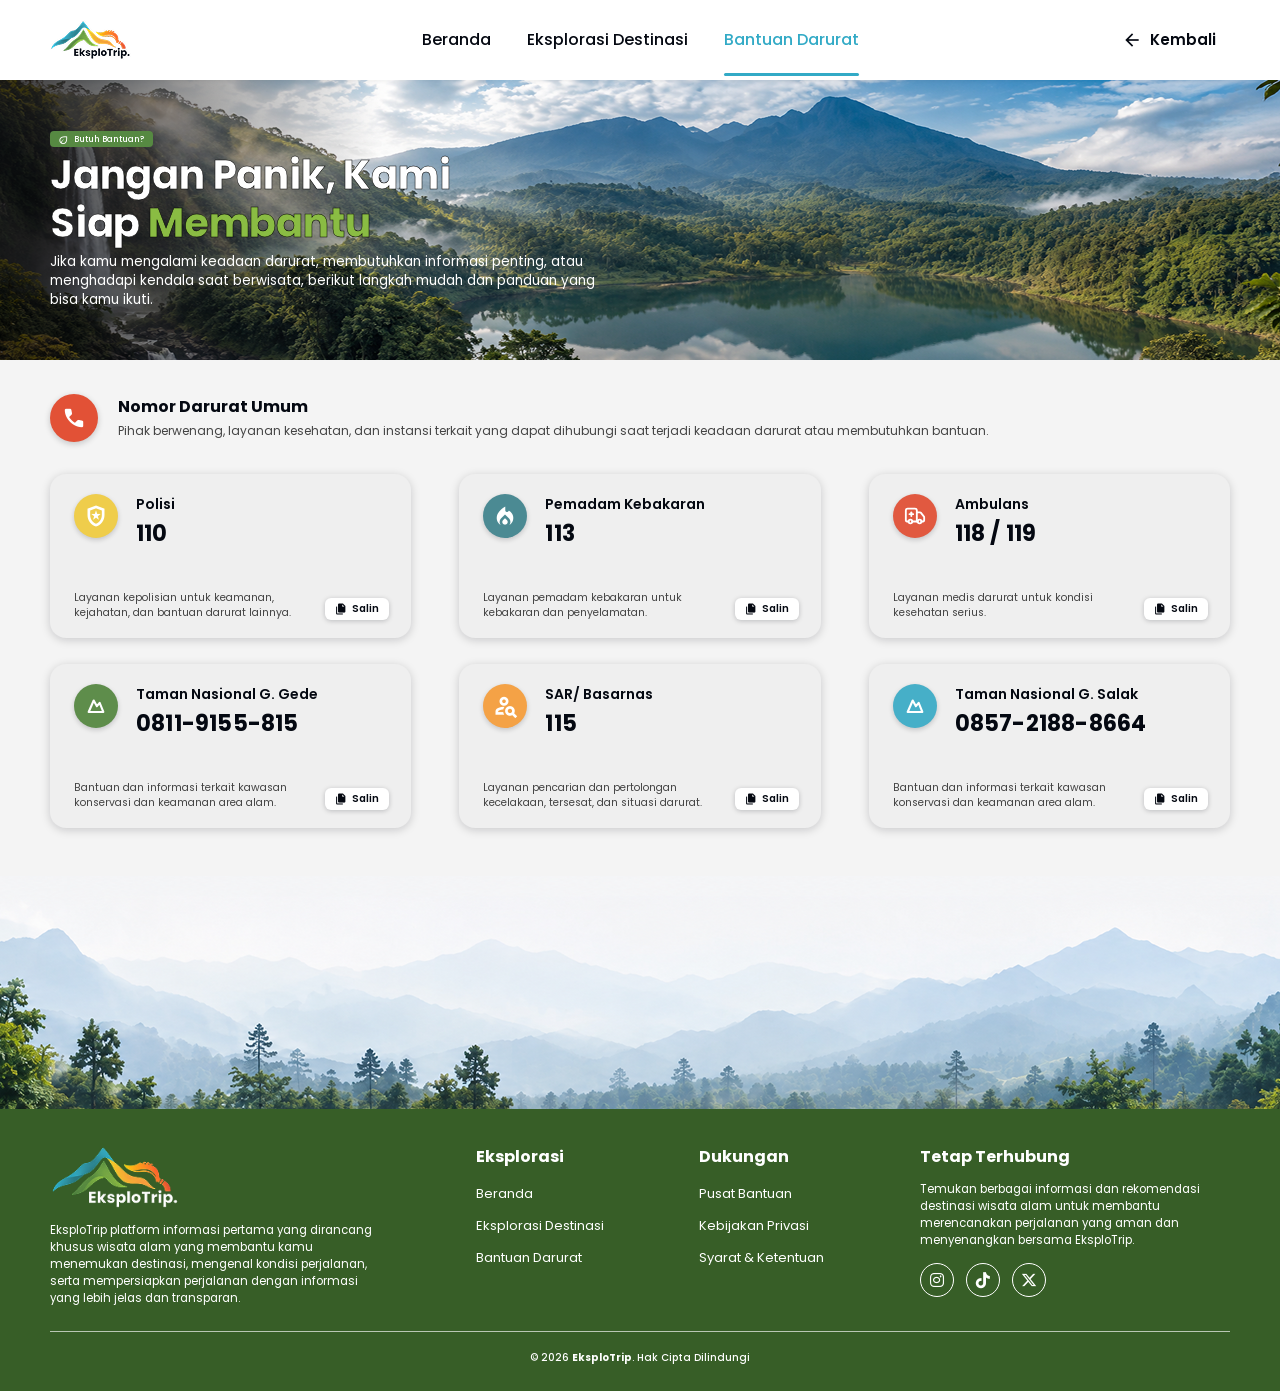
<file: nomor_darurat_umum.html>
<!DOCTYPE html>
<html lang="id">
<head>
    <meta charset="UTF-8">
    <meta name="viewport" content="width=device-width, initial-scale=1.0">
    <title>Nomor Darurat Umum - EksploTrip</title>

    <!-- Fonts & Icons -->
    <link rel="preconnect" href="https://fonts.googleapis.com">
    <link rel="preconnect" href="https://fonts.gstatic.com" crossorigin>
    <link href="https://fonts.googleapis.com/css2?family=Poppins:ital,wght@0,400;0,500;0,600;0,700;1,400;1,500;1,600;1,700&display=swap" rel="stylesheet">
    <link rel="stylesheet" href="https://fonts.googleapis.com/css2?family=Material+Symbols+Outlined:opsz,wght,FILL,GRAD@20..48,400..600,0..1,-50..200" />
    <link rel="stylesheet" href="https://cdnjs.cloudflare.com/ajax/libs/font-awesome/6.5.1/css/all.min.css" />

    <!-- Nomor Darurat Umum Stylesheet -->
    <link rel="stylesheet" href="nomor_darurat_umum.css">
</head>
<body>

    <!-- ===== 1. HEADER & NAVIGATION ===== -->
    <header class="navbar" role="banner">
        <div class="navbar-container">
            <a href="index.html" class="navbar-brand" aria-label="EksploTrip Beranda">
                <img src="assets/images/nomor_darurat_umum/logo_eksplotrip_navbar.png" alt="EksploTrip Logo" class="navbar-logo">
            </a>

            <nav class="navbar-menu" aria-label="Navigasi Utama">
                <ul class="nav-links">
                    <li class="nav-item"><a href="index.html">Beranda</a></li>
                    <li class="nav-item"><a href="eksplorasi_destinasi.html">Eksplorasi Destinasi</a></li>
                    <li class="nav-item active"><a href="bantuan_darurat.html" aria-current="page">Bantuan Darurat</a></li>
                </ul>
            </nav>

            <div class="navbar-actions">
                <a href="bantuan_darurat.html" class="btn-back-nav" aria-label="Kembali ke Bantuan Darurat">
                    <span class="material-symbols-outlined">arrow_back</span>
                    <span>Kembali</span>
                </a>
            </div>
        </div>
    </header>

    <!-- ===== 2. MAIN CONTENT ===== -->
    <main>

        <!-- Hero Banner -->
        <section class="hero-section" aria-label="Banner Bantuan Darurat">
            <div class="hero-bg-wrapper">
                <img src="assets/images/nomor_darurat_umum/banner_atas.png" alt="Pemandangan danau dan gunung di Bogor" class="hero-banner-img">
                <div class="hero-overlay"></div>
            </div>

            <div class="hero-content">
                <div class="hero-badge">
                    <span class="material-symbols-outlined">eco</span>
                    <span>Butuh Bantuan?</span>
                </div>
                <h1 class="hero-title">Jangan Panik, Kami<br>Siap <strong>Membantu</strong></h1>
                <p class="hero-desc">Jika kamu mengalami keadaan darurat, membutuhkan informasi penting, atau menghadapi kendala saat berwisata, berikut langkah mudah dan panduan yang bisa kamu ikuti.</p>
            </div>
        </section>

        <!-- Nomor Darurat Umum Section -->
        <section class="emergency-numbers-section" aria-labelledby="emergency-section-title">
            <div class="emergency-header-row">
                <div class="emergency-header-icon" aria-hidden="true">
                    <span class="material-symbols-outlined">call</span>
                </div>
                <div class="emergency-header-text">
                    <h2 class="emergency-main-title" id="emergency-section-title">Nomor Darurat Umum</h2>
                    <p class="emergency-sub-title">Pihak berwenang, layanan kesehatan, dan instansi terkait yang dapat dihubungi saat terjadi keadaan darurat atau membutuhkan bantuan.</p>
                </div>
            </div>

            <div class="emergency-cards-grid">

                <!-- Card 1: Polisi -->
                <article class="emergency-card">
                    <div class="emergency-card-top">
                        <div class="emergency-icon-circle icon-yellow" aria-hidden="true">
                            <span class="material-symbols-outlined">local_police</span>
                        </div>
                        <div class="emergency-card-info">
                            <h3 class="emergency-card-title">Polisi</h3>
                            <p class="emergency-card-number"><a href="tel:110">110</a></p>
                        </div>
                    </div>
                    <div class="emergency-card-bottom">
                        <p class="emergency-card-desc">Layanan kepolisian untuk keamanan, kejahatan, dan bantuan darurat lainnya.</p>
                        <button type="button" class="btn-copy-emergency" data-copy="110" aria-label="Salin nomor Polisi 110">
                            <span class="material-symbols-outlined">file_copy</span>
                            <span class="copy-label">Salin</span>
                        </button>
                    </div>
                </article>

                <!-- Card 2: Pemadam Kebakaran -->
                <article class="emergency-card">
                    <div class="emergency-card-top">
                        <div class="emergency-icon-circle icon-teal" aria-hidden="true">
                            <span class="material-symbols-outlined icon-filled">local_fire_department</span>
                        </div>
                        <div class="emergency-card-info">
                            <h3 class="emergency-card-title">Pemadam Kebakaran</h3>
                            <p class="emergency-card-number"><a href="tel:113">113</a></p>
                        </div>
                    </div>
                    <div class="emergency-card-bottom">
                        <p class="emergency-card-desc">Layanan pemadam kebakaran untuk kebakaran dan penyelamatan.</p>
                        <button type="button" class="btn-copy-emergency" data-copy="113" aria-label="Salin nomor Pemadam Kebakaran 113">
                            <span class="material-symbols-outlined">file_copy</span>
                            <span class="copy-label">Salin</span>
                        </button>
                    </div>
                </article>

                <!-- Card 3: Ambulans -->
                <article class="emergency-card">
                    <div class="emergency-card-top">
                        <div class="emergency-icon-circle icon-red" aria-hidden="true">
                            <svg viewBox="0 0 24 24" fill="none" stroke="currentColor" stroke-width="2" stroke-linecap="round" stroke-linejoin="round">
                                <path d="M14 18V6a2 2 0 0 0-2-2H4a2 2 0 0 0-2 2v11a1 1 0 0 0 1 1h2" />
                                <path d="M15 18H9" />
                                <path d="M19 18h2a1 1 0 0 0 1-1v-3.65a1 1 0 0 0-.22-.624l-3.48-4.35A1 1 0 0 0 17.52 8H14" />
                                <circle cx="7" cy="18" r="2" />
                                <circle cx="17" cy="18" r="2" />
                                <path d="M8 8v4" />
                                <path d="M6 10h4" />
                            </svg>
                        </div>
                        <div class="emergency-card-info">
                            <h3 class="emergency-card-title">Ambulans</h3>
                            <p class="emergency-card-number"><a href="tel:118">118</a> / <a href="tel:119">119</a></p>
                        </div>
                    </div>
                    <div class="emergency-card-bottom">
                        <p class="emergency-card-desc">Layanan medis darurat untuk kondisi kesehatan serius.</p>
                        <button type="button" class="btn-copy-emergency" data-copy="118" aria-label="Salin nomor Ambulans 118">
                            <span class="material-symbols-outlined">file_copy</span>
                            <span class="copy-label">Salin</span>
                        </button>
                    </div>
                </article>

                <!-- Card 4: Taman Nasional G. Gede -->
                <article class="emergency-card">
                    <div class="emergency-card-top">
                        <div class="emergency-icon-circle icon-green" aria-hidden="true">
                            <svg viewBox="0 0 24 24" fill="none" stroke="currentColor" stroke-width="2.3" stroke-linecap="round" stroke-linejoin="round">
                                <path d="M4 18.5L9.5 6L13 12.2L16 8.5L20 18.5H4Z" />
                            </svg>
                        </div>
                        <div class="emergency-card-info">
                            <h3 class="emergency-card-title">Taman Nasional G. Gede</h3>
                            <p class="emergency-card-number"><a href="tel:08119155815">0811-9155-815</a></p>
                        </div>
                    </div>
                    <div class="emergency-card-bottom">
                        <p class="emergency-card-desc">Bantuan dan informasi terkait kawasan konservasi dan keamanan area alam.</p>
                        <button type="button" class="btn-copy-emergency" data-copy="0811-9155-815" aria-label="Salin nomor Taman Nasional Gunung Gede">
                            <span class="material-symbols-outlined">file_copy</span>
                            <span class="copy-label">Salin</span>
                        </button>
                    </div>
                </article>

                <!-- Card 5: SAR/ Basarnas -->
                <article class="emergency-card">
                    <div class="emergency-card-top">
                        <div class="emergency-icon-circle icon-orange" aria-hidden="true">
                            <span class="material-symbols-outlined">person_search</span>
                        </div>
                        <div class="emergency-card-info">
                            <h3 class="emergency-card-title">SAR/ Basarnas</h3>
                            <p class="emergency-card-number"><a href="tel:115">115</a></p>
                        </div>
                    </div>
                    <div class="emergency-card-bottom">
                        <p class="emergency-card-desc">Layanan pencarian dan pertolongan kecelakaan, tersesat, dan situasi darurat.</p>
                        <button type="button" class="btn-copy-emergency" data-copy="115" aria-label="Salin nomor SAR Basarnas 115">
                            <span class="material-symbols-outlined">file_copy</span>
                            <span class="copy-label">Salin</span>
                        </button>
                    </div>
                </article>

                <!-- Card 6: Taman Nasional G. Salak -->
                <article class="emergency-card">
                    <div class="emergency-card-top">
                        <div class="emergency-icon-circle icon-cyan" aria-hidden="true">
                            <svg viewBox="0 0 24 24" fill="none" stroke="currentColor" stroke-width="2.3" stroke-linecap="round" stroke-linejoin="round">
                                <path d="M4 18.5L9.5 6L13 12.2L16 8.5L20 18.5H4Z" />
                            </svg>
                        </div>
                        <div class="emergency-card-info">
                            <h3 class="emergency-card-title">Taman Nasional G. Salak</h3>
                            <p class="emergency-card-number"><a href="tel:085721888664">0857-2188-8664</a></p>
                        </div>
                    </div>
                    <div class="emergency-card-bottom">
                        <p class="emergency-card-desc">Bantuan dan informasi terkait kawasan konservasi dan keamanan area alam.</p>
                        <button type="button" class="btn-copy-emergency" data-copy="0857-2188-8664" aria-label="Salin nomor Taman Nasional Gunung Salak">
                            <span class="material-symbols-outlined">file_copy</span>
                            <span class="copy-label">Salin</span>
                        </button>
                    </div>
                </article>

            </div>
        </section>

        <!-- Banner Bawah -->
        <section class="banner-bottom-section" aria-label="Banner Pemandangan">
            <div class="banner-bottom-wrapper">
                <img src="assets/images/nomor_darurat_umum/banner_bawah.png" alt="Pemandangan pegunungan berkabut" class="banner-bottom-img">
            </div>
        </section>

    </main>

    <!-- ===== 3. FOOTER ===== -->
    <footer class="site-footer" role="contentinfo">
        <div class="footer-container">
            <div class="footer-top">
                <div class="footer-col footer-col-brand">
                    <img src="assets/images/nomor_darurat_umum/logo_eksplotrip_footer.png" alt="EksploTrip Logo" class="footer-logo">
                    <p class="footer-brand-desc">EksploTrip platform informasi pertama yang dirancang khusus wisata alam yang membantu kamu menemukan destinasi, mengenal kondisi perjalanan, serta mempersiapkan perjalanan dengan informasi yang lebih jelas dan transparan.</p>
                </div>

                <nav class="footer-col footer-col-links" aria-label="Navigasi Eksplorasi">
                    <h4 class="footer-col-title">Eksplorasi</h4>
                    <ul class="footer-links">
                        <li><a href="index.html">Beranda</a></li>
                        <li><a href="eksplorasi_destinasi.html">Eksplorasi Destinasi</a></li>
                        <li><a href="bantuan_darurat.html">Bantuan Darurat</a></li>
                    </ul>
                </nav>

                <nav class="footer-col footer-col-links" aria-label="Navigasi Dukungan">
                    <h4 class="footer-col-title">Dukungan</h4>
                    <ul class="footer-links">
                        <li><a href="javascript:void(0)">Pusat Bantuan</a></li>
                        <li><a href="javascript:void(0)">Kebijakan Privasi</a></li>
                        <li><a href="javascript:void(0)">Syarat &amp; Ketentuan</a></li>
                    </ul>
                </nav>

                <div class="footer-col footer-col-social">
                    <h4 class="footer-col-title">Tetap Terhubung</h4>
                    <p class="footer-social-desc">Temukan berbagai informasi dan rekomendasi destinasi wisata alam untuk membantu merencanakan perjalanan yang aman dan menyenangkan bersama EksploTrip.</p>
                    <ul class="footer-social-list">
                        <li>
                            <a href="javascript:void(0)" class="social-icon-btn" aria-label="Instagram EksploTrip">
                                <i class="fa-brands fa-instagram"></i>
                            </a>
                        </li>
                        <li>
                            <a href="javascript:void(0)" class="social-icon-btn" aria-label="TikTok EksploTrip">
                                <i class="fa-brands fa-tiktok"></i>
                            </a>
                        </li>
                        <li>
                            <a href="javascript:void(0)" class="social-icon-btn" aria-label="X (Twitter) EksploTrip">
                                <i class="fa-brands fa-x-twitter"></i>
                            </a>
                        </li>
                    </ul>
                </div>
            </div>

            <hr class="footer-divider">
            <p class="footer-copyright"><small>&copy; 2026 <strong>EksploTrip</strong>. Hak Cipta Dilindungi</small></p>
        </div>
    </footer>

    <!-- ===== 4. INTERACTIVITY SCRIPT (Salin Nomor Darurat) ===== -->
    <script>
        (function () {
            'use strict';
            const copyButtons = document.querySelectorAll('.btn-copy-emergency');

            copyButtons.forEach((btn) => {
                btn.addEventListener('click', () => {
                    const numToCopy = btn.getAttribute('data-copy');
                    const labelEl = btn.querySelector('.copy-label');
                    const iconEl = btn.querySelector('.material-symbols-outlined');

                    if (!numToCopy) return;

                    if (navigator.clipboard && navigator.clipboard.writeText) {
                        navigator.clipboard.writeText(numToCopy).catch(() => {});
                    }

                    btn.classList.add('copied');
                    if (labelEl) labelEl.textContent = 'Tersalin';
                    if (iconEl) iconEl.textContent = 'check';

                    setTimeout(() => {
                        btn.classList.remove('copied');
                        if (labelEl) labelEl.textContent = 'Salin';
                        if (iconEl) iconEl.textContent = 'file_copy';
                    }, 1800);
                });
            });
        })();
    </script>

</body>
</html>
</file>
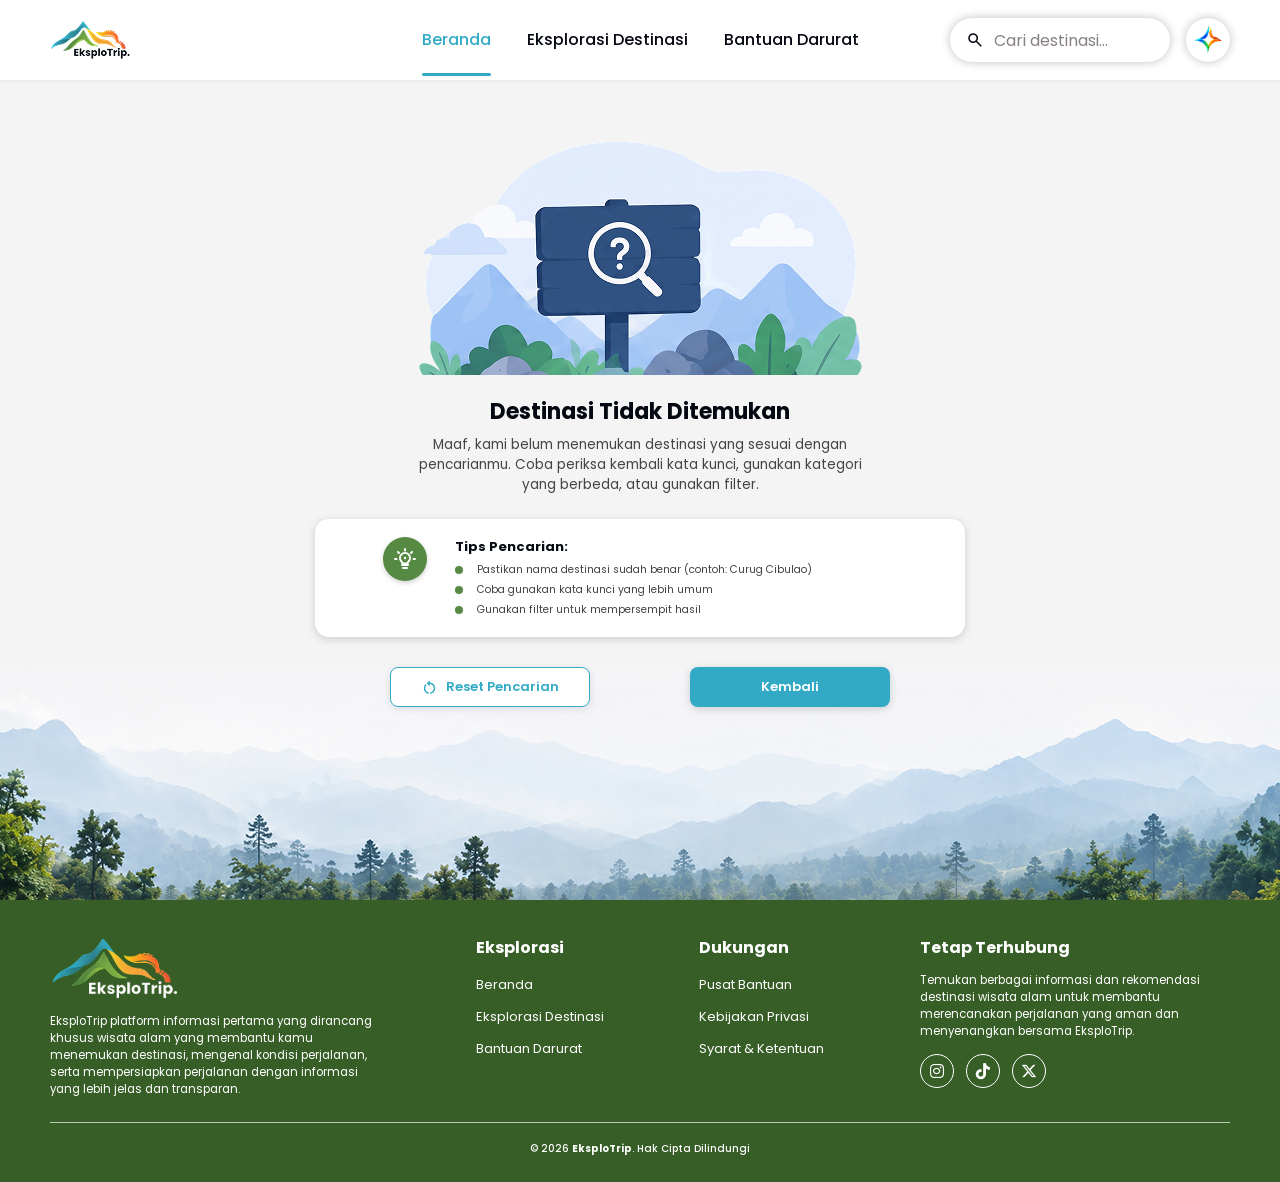
<file: search_error.html>
<!DOCTYPE html>
<html lang="id">
<head>
    <meta charset="UTF-8">
    <meta name="viewport" content="width=device-width, initial-scale=1.0">
    <title>Destinasi Tidak Ditemukan - EksploTrip</title>

    <!-- Fonts & Icons -->
    <link rel="preconnect" href="https://fonts.googleapis.com">
    <link rel="preconnect" href="https://fonts.gstatic.com" crossorigin>
    <link href="https://fonts.googleapis.com/css2?family=Poppins:ital,wght@0,400;0,500;0,600;0,700;1,400;1,500;1,600;1,700&display=swap" rel="stylesheet">
    <link rel="stylesheet" href="https://fonts.googleapis.com/css2?family=Material+Symbols+Outlined:opsz,wght,FILL,GRAD@20..48,400..600,0..1,-50..200" />
    <link rel="stylesheet" href="https://cdnjs.cloudflare.com/ajax/libs/font-awesome/6.5.1/css/all.min.css" />

    <!-- Search Error Stylesheet -->
    <link rel="stylesheet" href="search_error.css">
</head>
<body>

    <!-- ===== 1. HEADER & NAVIGATION ===== -->
    <header class="navbar" role="banner">
        <div class="navbar-container">
            <a href="index.html" class="navbar-brand" aria-label="EksploTrip Beranda">
                <img src="assets/images/search_error/logo_eksplotrip_navbar.png" alt="EksploTrip Logo" class="navbar-logo">
            </a>

            <nav class="navbar-menu" aria-label="Navigasi Utama">
                <ul class="nav-links">
                    <li class="nav-item active"><a href="index.html" aria-current="page">Beranda</a></li>
                    <li class="nav-item"><a href="eksplorasi_destinasi.html">Eksplorasi Destinasi</a></li>
                    <li class="nav-item"><a href="bantuan_darurat.html">Bantuan Darurat</a></li>
                </ul>
            </nav>

            <div class="navbar-actions">
                <form action="search_success.html" method="get" role="search" class="search-form">
                    <span class="material-symbols-outlined search-icon">search</span>
                    <input type="search" name="q" placeholder="Cari destinasi..." aria-label="Cari destinasi" class="search-input">
                </form>

                <button type="button" aria-label="Tanya AI EksploTrip" class="ai-button">
                    <img src="assets/images/search_error/logo_aiplo.png" alt="AI Bot EksploTrip" class="ai-logo">
                </button>
            </div>
        </div>
    </header>

    <!-- ===== 2. MAIN CONTENT ===== -->
    <main>

        <!-- Hasil Pencarian: Tidak Ditemukan -->
        <section class="search-error-section" aria-labelledby="error-heading">
            <div class="error-illustration-wrap">
                <img src="assets/images/search_error/tidak_ditemukan.png" alt="Ilustrasi papan penunjuk dengan tanda tanya" class="error-illustration-img">
            </div>

            <h1 class="error-title" id="error-heading">Destinasi Tidak Ditemukan</h1>
            <p class="error-desc">Maaf, kami belum menemukan destinasi yang sesuai dengan pencarianmu. Coba periksa kembali kata kunci, gunakan kategori yang berbeda, atau gunakan filter.</p>

            <!-- Tips Pencarian Card -->
            <aside class="search-tips-card" aria-labelledby="tips-heading">
                <div class="tips-icon-circle" aria-hidden="true">
                    <svg viewBox="0 0 24 24" fill="none" stroke="currentColor" stroke-width="2" stroke-linecap="round" stroke-linejoin="round">
                        <path d="M9 18h6" />
                        <path d="M10 21h4" />
                        <path d="M12 2v1.5" />
                        <path d="M4.93 4.93l1.06 1.06" />
                        <path d="M2 12h1.5" />
                        <path d="M20.5 12H22" />
                        <path d="M19.07 4.93l-1.06 1.06" />
                        <path d="M15.54 14.46A5 5 0 1 0 8.46 14.46c.57.54.96 1.24 1.04 2.04h5c.08-.8.47-1.5 1.04-2.04Z" />
                        <circle cx="12" cy="11" r="1.2" fill="currentColor" stroke="none" />
                    </svg>
                </div>
                <div class="tips-content">
                    <h2 class="tips-title" id="tips-heading">Tips Pencarian:</h2>
                    <ul class="tips-list">
                        <li>Pastikan nama destinasi sudah benar (contoh: Curug Cibulao)</li>
                        <li>Coba gunakan kata kunci yang lebih umum</li>
                        <li>Gunakan filter untuk mempersempit hasil</li>
                    </ul>
                </div>
            </aside>

            <!-- Action Buttons -->
            <div class="error-actions">
                <a href="eksplorasi_destinasi.html" class="btn-reset-search">
                    <span class="material-symbols-outlined">restart_alt</span>
                    <span>Reset Pencarian</span>
                </a>
                <a href="index.html" class="btn-back-home">Kembali</a>
            </div>
        </section>

        <!-- Banner Bawah -->
        <section class="banner-bottom-section" aria-label="Banner Pemandangan">
            <div class="banner-bottom-wrapper">
                <img src="assets/images/search_error/banner_bawah.png" alt="Pemandangan pegunungan berkabut" class="banner-bottom-img">
            </div>
        </section>

    </main>

    <!-- ===== 3. FOOTER ===== -->
    <footer class="site-footer" role="contentinfo">
        <div class="footer-container">
            <div class="footer-top">
                <div class="footer-col footer-col-brand">
                    <img src="assets/images/search_error/logo_eksplotrip_footer.png" alt="EksploTrip Logo" class="footer-logo">
                    <p class="footer-brand-desc">EksploTrip platform informasi pertama yang dirancang khusus wisata alam yang membantu kamu menemukan destinasi, mengenal kondisi perjalanan, serta mempersiapkan perjalanan dengan informasi yang lebih jelas dan transparan.</p>
                </div>

                <nav class="footer-col footer-col-links" aria-label="Navigasi Eksplorasi">
                    <h4 class="footer-col-title">Eksplorasi</h4>
                    <ul class="footer-links">
                        <li><a href="index.html">Beranda</a></li>
                        <li><a href="eksplorasi_destinasi.html">Eksplorasi Destinasi</a></li>
                        <li><a href="bantuan_darurat.html">Bantuan Darurat</a></li>
                    </ul>
                </nav>

                <nav class="footer-col footer-col-links" aria-label="Navigasi Dukungan">
                    <h4 class="footer-col-title">Dukungan</h4>
                    <ul class="footer-links">
                        <li><a href="javascript:void(0)">Pusat Bantuan</a></li>
                        <li><a href="javascript:void(0)">Kebijakan Privasi</a></li>
                        <li><a href="javascript:void(0)">Syarat &amp; Ketentuan</a></li>
                    </ul>
                </nav>

                <div class="footer-col footer-col-social">
                    <h4 class="footer-col-title">Tetap Terhubung</h4>
                    <p class="footer-social-desc">Temukan berbagai informasi dan rekomendasi destinasi wisata alam untuk membantu merencanakan perjalanan yang aman dan menyenangkan bersama EksploTrip.</p>
                    <ul class="footer-social-list">
                        <li>
                            <a href="javascript:void(0)" class="social-icon-btn" aria-label="Instagram EksploTrip">
                                <i class="fa-brands fa-instagram"></i>
                            </a>
                        </li>
                        <li>
                            <a href="javascript:void(0)" class="social-icon-btn" aria-label="TikTok EksploTrip">
                                <i class="fa-brands fa-tiktok"></i>
                            </a>
                        </li>
                        <li>
                            <a href="javascript:void(0)" class="social-icon-btn" aria-label="X (Twitter) EksploTrip">
                                <i class="fa-brands fa-x-twitter"></i>
                            </a>
                        </li>
                    </ul>
                </div>
            </div>

            <hr class="footer-divider">
            <p class="footer-copyright"><small>&copy; 2026 <strong>EksploTrip</strong>. Hak Cipta Dilindungi</small></p>
        </div>
    </footer>

</body>
</html>
</file>
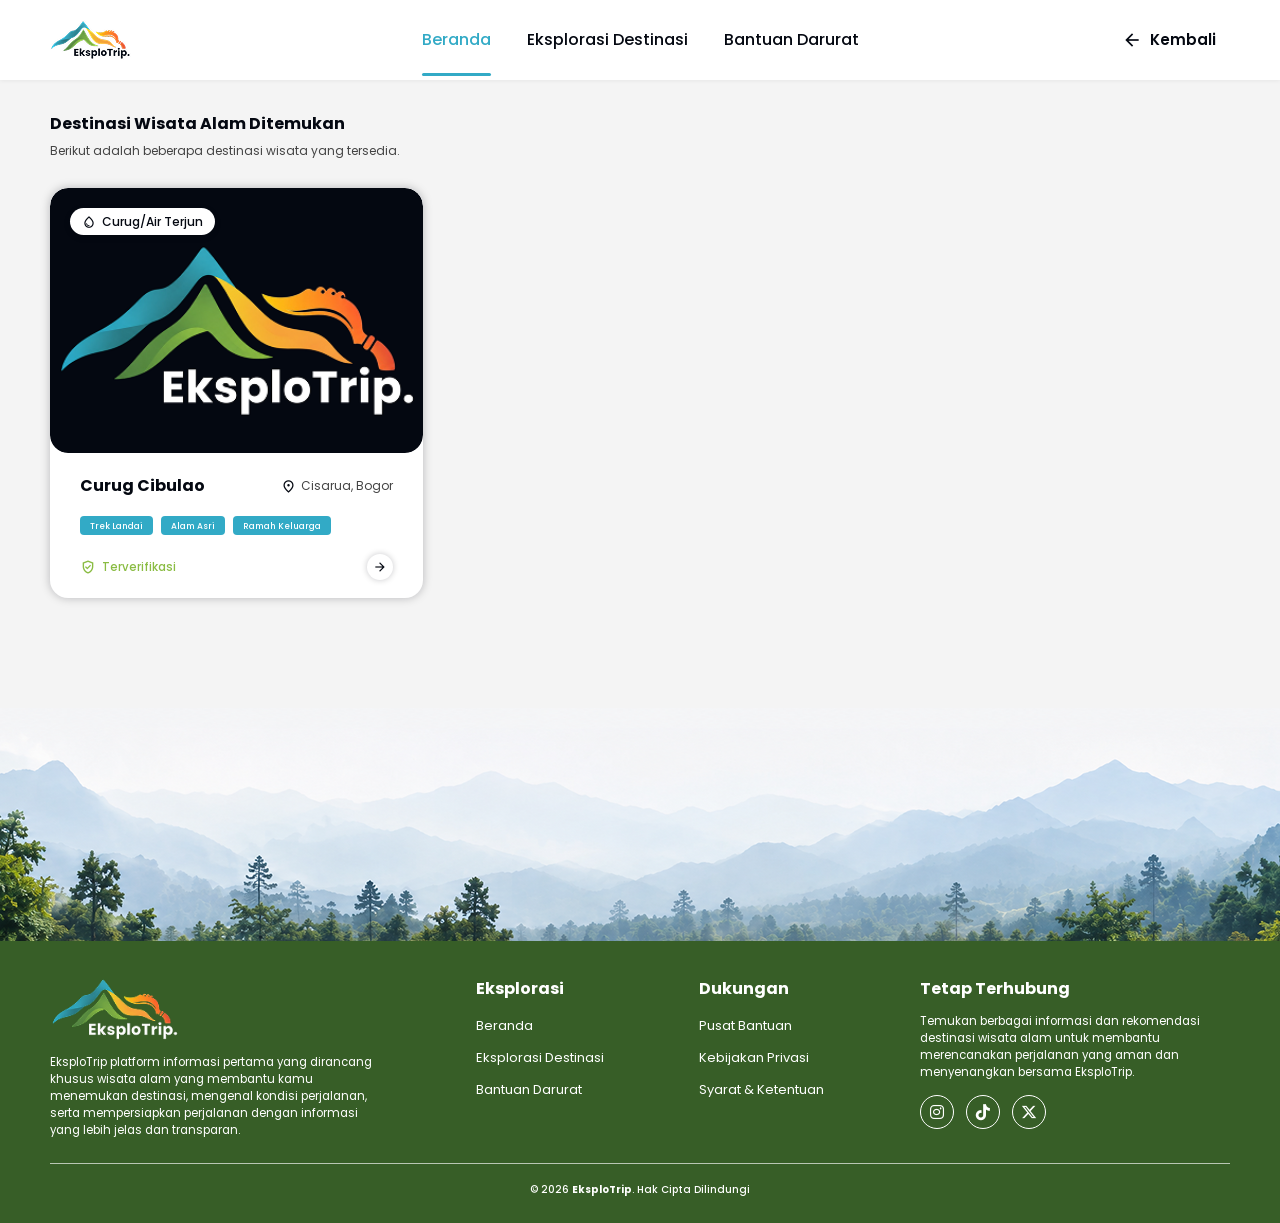
<file: search_success.html>
<!DOCTYPE html>
<html lang="id">
<head>
    <meta charset="UTF-8">
    <meta name="viewport" content="width=device-width, initial-scale=1.0">
    <title>Hasil Pencarian - EksploTrip</title>

    <!-- Fonts & Icons -->
    <link rel="preconnect" href="https://fonts.googleapis.com">
    <link rel="preconnect" href="https://fonts.gstatic.com" crossorigin>
    <link href="https://fonts.googleapis.com/css2?family=Poppins:ital,wght@0,400;0,500;0,600;0,700;1,400;1,500;1,600;1,700&display=swap" rel="stylesheet">
    <link rel="stylesheet" href="https://fonts.googleapis.com/css2?family=Material+Symbols+Outlined:opsz,wght,FILL,GRAD@20..48,400..600,0..1,-50..200" />
    <link rel="stylesheet" href="https://cdnjs.cloudflare.com/ajax/libs/font-awesome/6.5.1/css/all.min.css" />

    <!-- Search Success Stylesheet -->
    <link rel="stylesheet" href="search_succes.css">
</head>
<body>

    <!-- ===== 1. HEADER & NAVIGATION ===== -->
    <header class="navbar" role="banner">
        <div class="navbar-container">
            <a href="index.html" class="navbar-brand" aria-label="EksploTrip Beranda">
                <img src="assets/images/search_succes/logo_eksplotrip_navbar.png" alt="EksploTrip Logo" class="navbar-logo">
            </a>

            <nav class="navbar-menu" aria-label="Navigasi Utama">
                <ul class="nav-links">
                    <li class="nav-item active"><a href="index.html" aria-current="page">Beranda</a></li>
                    <li class="nav-item"><a href="eksplorasi_destinasi.html">Eksplorasi Destinasi</a></li>
                    <li class="nav-item"><a href="bantuan_darurat.html">Bantuan Darurat</a></li>
                </ul>
            </nav>

            <div class="navbar-actions">
                <a href="index.html" class="btn-back-nav" aria-label="Kembali ke Beranda">
                    <span class="material-symbols-outlined">arrow_back</span>
                    <span>Kembali</span>
                </a>
            </div>
        </div>
    </header>

    <!-- ===== 2. MAIN CONTENT ===== -->
    <main>

        <!-- Hasil Pencarian: Ditemukan -->
        <section class="destinations-section" aria-labelledby="search-results-title">
            <div class="destinations-header">
                <div class="destinations-title-group">
                    <h1 class="destinations-title" id="search-results-title">Destinasi Wisata Alam Ditemukan</h1>
                    <p class="destinations-subtitle">Berikut adalah beberapa destinasi wisata yang tersedia.</p>
                </div>
            </div>

            <div class="cards-grid">
                <!-- Kartu Destinasi: Curug Cibulao -->
                <article class="destination-card">
                    <div class="card-media">
                        <span class="card-badge">
                            <span class="material-symbols-outlined">water_drop</span>
                            <span>Curug/Air Terjun</span>
                        </span>
                        <img src="assets/images/search_succes/list_katalog.png" alt="Curug Cibulao" class="card-img">
                    </div>
                    <div class="card-body">
                        <div class="card-header-row">
                            <h2 class="card-title">Curug Cibulao</h2>
                            <span class="card-location">
                                <span class="material-symbols-outlined">location_on</span>
                                <span>Cisarua, Bogor</span>
                            </span>
                        </div>
                        <ul class="card-tags">
                            <li>Trek Landai</li>
                            <li>Alam Asri</li>
                            <li>Ramah Keluarga</li>
                        </ul>
                        <div class="card-footer-row">
                            <span class="card-verified">
                                <span class="material-symbols-outlined">verified_user</span>
                                <span>Terverifikasi</span>
                            </span>
                            <a href="detail_katalog.html" class="card-action-btn" aria-label="Lihat detail Curug Cibulao">
                                <span class="material-symbols-outlined">arrow_forward</span>
                            </a>
                        </div>
                    </div>
                </article>
            </div>
        </section>

        <!-- Banner Bawah -->
        <section class="banner-bottom-section" aria-label="Banner Pemandangan">
            <div class="banner-bottom-wrapper">
                <img src="assets/images/search_succes/banner_bawah.png" alt="Pemandangan pegunungan berkabut" class="banner-bottom-img">
            </div>
        </section>

    </main>

    <!-- ===== 3. FOOTER ===== -->
    <footer class="site-footer" role="contentinfo">
        <div class="footer-container">
            <div class="footer-top">
                <div class="footer-col footer-col-brand">
                    <img src="assets/images/search_succes/logo_eksplotrip_footer.png" alt="EksploTrip Logo" class="footer-logo">
                    <p class="footer-brand-desc">EksploTrip platform informasi pertama yang dirancang khusus wisata alam yang membantu kamu menemukan destinasi, mengenal kondisi perjalanan, serta mempersiapkan perjalanan dengan informasi yang lebih jelas dan transparan.</p>
                </div>

                <nav class="footer-col footer-col-links" aria-label="Navigasi Eksplorasi">
                    <h4 class="footer-col-title">Eksplorasi</h4>
                    <ul class="footer-links">
                        <li><a href="index.html">Beranda</a></li>
                        <li><a href="eksplorasi_destinasi.html">Eksplorasi Destinasi</a></li>
                        <li><a href="bantuan_darurat.html">Bantuan Darurat</a></li>
                    </ul>
                </nav>

                <nav class="footer-col footer-col-links" aria-label="Navigasi Dukungan">
                    <h4 class="footer-col-title">Dukungan</h4>
                    <ul class="footer-links">
                        <li><a href="javascript:void(0)">Pusat Bantuan</a></li>
                        <li><a href="javascript:void(0)">Kebijakan Privasi</a></li>
                        <li><a href="javascript:void(0)">Syarat &amp; Ketentuan</a></li>
                    </ul>
                </nav>

                <div class="footer-col footer-col-social">
                    <h4 class="footer-col-title">Tetap Terhubung</h4>
                    <p class="footer-social-desc">Temukan berbagai informasi dan rekomendasi destinasi wisata alam untuk membantu merencanakan perjalanan yang aman dan menyenangkan bersama EksploTrip.</p>
                    <ul class="footer-social-list">
                        <li>
                            <a href="javascript:void(0)" class="social-icon-btn" aria-label="Instagram EksploTrip">
                                <i class="fa-brands fa-instagram"></i>
                            </a>
                        </li>
                        <li>
                            <a href="javascript:void(0)" class="social-icon-btn" aria-label="TikTok EksploTrip">
                                <i class="fa-brands fa-tiktok"></i>
                            </a>
                        </li>
                        <li>
                            <a href="javascript:void(0)" class="social-icon-btn" aria-label="X (Twitter) EksploTrip">
                                <i class="fa-brands fa-x-twitter"></i>
                            </a>
                        </li>
                    </ul>
                </div>
            </div>

            <hr class="footer-divider">
            <p class="footer-copyright"><small>&copy; 2026 <strong>EksploTrip</strong>. Hak Cipta Dilindungi</small></p>
        </div>
    </footer>

    <!-- ===== 4. SEARCH QUERY ROUTING SCRIPT ===== -->
    <script>
        (function () {
            'use strict';
            const params = new URLSearchParams(window.location.search);
            const rawQuery = params.get('q');
            if (rawQuery !== null && rawQuery.trim() !== '') {
                const q = rawQuery.trim().toLowerCase();
                const validKeywords = [
                    'curug', 'cibulao', 'cisarua', 'bogor', 'air terjun',
                    'situ', 'danau', 'gunung', 'bukit', 'kencana', 'luhur',
                    'bidadari', 'ciherang', 'leuwi', 'hejo', 'gede', 'salak',
                    'tamansari', 'megamendung', 'sentul', 'sukamakmur', 'pamijahan'
                ];
                const isMatch = validKeywords.some(kw => q.includes(kw) || kw.includes(q));
                if (!isMatch) {
                    window.location.replace('search_error.html?q=' + encodeURIComponent(rawQuery.trim()));
                }
            }
        })();
    </script>

</body>
</html>
</file>
<file: beranda.css>
/* Warna */
:root {
    --color-succes: #8ABC43;
    --color-bg: #F4F4F4;
    --color-text-highlight: #568942;
    --color-footer: #375E27;
    --color-button: #32AAC6;
    --color-button-hover: #2B7983;
    --color-text: #040811;
    --color-card: #FFFFFF;
    --color-text-white: #FFFFFF;
    --color-placeholder: #888080;
    --color-hover-text: #444444;
    --color-placeholder-card: #EFEFEF;
    --font-family: 'Poppins', -apple-system, BlinkMacSystemFont, 'Segoe UI', Roboto, sans-serif;
    --card-shadow: 0px 0px 10px rgba(4, 8, 17, 0.25);
    --input-shadow: 0px 0px 10px rgba(4, 8, 17, 0.25);
    --pill-shadow: 0px 0px 6px rgba(4, 8, 17, 0.22);
    --button-shadow: 0px 4px 12px rgba(50, 170, 198, 0.35);
    --artboard-width: 1440px;
    --screen-padding: 50px;
}

/* Base */
*, *::before, *::after {
    box-sizing: border-box;
    margin: 0;
    padding: 0;
}

html {
    font-size: 16px;
    scroll-behavior: smooth;
    -webkit-font-smoothing: antialiased;
}

body {
    font-family: var(--font-family);
    background-color: var(--color-bg);
    color: var(--color-text);
    line-height: 24px;
    font-size: 16px;
    min-height: 100vh;
    display: flex;
    flex-direction: column;
    overflow-x: hidden;
}

/* Page Slider System (Stationary Navbar + Horizontal Sliding Content) */
.page-slider-viewport {
    width: 100%;
    overflow: hidden;
    position: relative;
    min-height: calc(100vh - 80px);
}

.page-slider-track {
    display: flex;
    width: 300%;
    will-change: transform;
    transition: transform 0.52s cubic-bezier(0.25, 1, 0.35, 1);
    align-items: flex-start;
}

.page-slider-track.initial-eksplorasi {
    transform: translateX(calc(-100% / 3));
}

.page-slider-track.initial-bantuan {
    transform: translateX(calc(-200% / 3));
}

.page-view {
    width: calc(100% / 3);
    flex-shrink: 0;
    box-sizing: border-box;
    opacity: 0.35;
    transition: opacity 0.45s ease;
    pointer-events: none;
    overflow-x: hidden;
}

.page-view.active-view {
    opacity: 1;
    pointer-events: auto;
    height: auto !important;
    overflow: visible !important;
}

.page-view.collapsed-view {
    height: 0 !important;
    overflow: hidden !important;
    opacity: 0 !important;
}

main {
    width: 100%;
}

img {
    max-width: 100%;
    display: block;
}

button, input {
    font-family: inherit;
    border: none;
    outline: none;
}

button {
    background: none;
    cursor: pointer;
}

ul, ol {
    list-style: none;
}

.material-symbols-outlined {
    font-family: 'Material Symbols Outlined';
    font-weight: normal;
    font-style: normal;
    font-size: 20px;
    line-height: 1;
    display: inline-block;
    text-transform: none;
    letter-spacing: normal;
    word-wrap: normal;
    white-space: nowrap;
    direction: ltr;
    -webkit-font-smoothing: antialiased;
    vertical-align: middle;
    font-variation-settings: 'FILL' 0, 'wght' 400, 'GRAD' 0, 'opsz' 24;
}

/* Navbar */
.navbar {
    width: 100%;
    height: 80px;
    background-color: var(--color-card);
    position: sticky;
    top: 0;
    z-index: 100;
    box-shadow: 0 1px 4px rgba(4, 8, 17, 0.06);
}

.navbar-container {
    width: 100%;
    max-width: var(--artboard-width);
    height: 100%;
    margin: 0 auto;
    padding: 0 var(--screen-padding);
    display: grid;
    grid-template-columns: 1fr auto 1fr;
    align-items: center;
}

.navbar-brand {
    display: inline-flex;
    align-items: center;
    justify-self: start;
}

.navbar-logo {
    width: 81px;
    height: 40px;
    object-fit: contain;
}

.navbar-menu {
    display: flex;
    align-items: center;
    justify-self: center;
    height: 100%;
}

.nav-links {
    position: relative;
    display: flex;
    align-items: center;
    gap: 36px;
    height: 100%;
}

.nav-item {
    position: relative;
    display: flex;
    align-items: center;
    height: 100%;
}

.nav-item a {
    font-size: 16px;
    line-height: 24px;
    font-weight: 500;
    color: var(--color-text);
    text-decoration: none;
    display: flex;
    align-items: center;
    height: 100%;
    transition: color 0.35s ease;
}

.nav-item a:hover {
    color: var(--color-hover-text);
}

.nav-item.active a {
    color: var(--color-button);
}

.nav-item.active::after {
    content: '';
    position: absolute;
    bottom: 4px;
    left: 0;
    width: 100%;
    height: 3.5px;
    background-color: var(--color-button);
    border-radius: 99px;
}

.nav-links.has-indicator .nav-item.active::after {
    display: none;
}

.nav-indicator {
    position: absolute;
    bottom: 4px;
    left: 0;
    height: 3.5px;
    background-color: var(--color-button);
    border-radius: 99px;
    pointer-events: none;
    z-index: 2;
    opacity: 0;
    transition: opacity 0.2s ease, transform 0.52s cubic-bezier(0.25, 1, 0.35, 1), width 0.52s cubic-bezier(0.25, 1, 0.35, 1);
    will-change: transform, width;
}

.nav-links.has-indicator .nav-indicator {
    opacity: 1;
}

.navbar-actions {
    display: flex;
    align-items: center;
    justify-self: end;
    gap: 16px;
}

.search-form {
    position: relative;
    display: flex;
    align-items: center;
}

.search-icon.material-symbols-outlined {
    position: absolute;
    left: 16px;
    font-size: 18px;
    color: var(--color-text);
    pointer-events: none;
}

.search-input {
    width: 220px;
    height: 44px;
    border-radius: 99px;
    background-color: var(--color-card);
    padding: 0 16px 0 44px;
    font-size: 16px;
    color: var(--color-text);
    box-shadow: var(--input-shadow);
    transition: box-shadow 0.2s ease;
}

.search-input::placeholder {
    color: var(--color-placeholder);
}

.search-input:focus {
    box-shadow: 0px 0px 12px rgba(50, 170, 198, 0.4);
}

.ai-button {
    width: 44px;
    height: 44px;
    border-radius: 99px;
    background-color: var(--color-card);
    display: flex;
    align-items: center;
    justify-content: center;
    box-shadow: var(--card-shadow);
    transition: transform 0.2s ease, box-shadow 0.2s ease;
    flex-shrink: 0;
}

.ai-button:hover {
    transform: scale(1.05);
    box-shadow: 0px 0px 14px rgba(4, 8, 17, 0.35);
}

.ai-logo {
    width: 34px;
    height: 34px;
    object-fit: contain;
}

/* Banner */
.hero-section {
    position: relative;
    width: 100%;
    height: 280px;
    overflow: hidden;
}

.hero-bg-wrapper {
    position: absolute;
    inset: 0;
    width: 100%;
    height: 100%;
    z-index: 1;
}

.hero-banner-img {
    width: 100%;
    height: 100%;
    object-fit: cover;
    object-position: center;
    display: block;
}

.hero-overlay {
    position: absolute;
    inset: 0;
    background: transparent;
    z-index: 2;
    pointer-events: none;
}

.hero-content {
    position: relative;
    z-index: 3;
    width: 100%;
    max-width: var(--artboard-width);
    height: 100%;
    margin: 0 auto;
    padding: 0 var(--screen-padding);
    display: flex;
    flex-direction: column;
    justify-content: center;
}

.hero-badge {
    display: inline-flex;
    align-items: center;
    gap: 5px;
    background-color: var(--color-text-highlight);
    color: var(--color-text-white);
    height: 16px;
    padding: 0 8px;
    border-radius: 4px;
    font-size: 8.5px;
    font-weight: 500;
    width: fit-content;
    margin-bottom: 4px;
}

.hero-badge .material-symbols-outlined {
    font-size: 11px;
    color: var(--color-text-white);
}

.hero-title {
    font-size: 40px;
    line-height: 48px;
    font-weight: 700;
    color: var(--color-text-white);
    max-width: 600px;
    margin: 0;
    letter-spacing: -0.2px;
    -webkit-text-stroke: 0.5px #000000;
}

.hero-title strong {
    color: var(--color-succes);
    font-weight: 700;
    -webkit-text-stroke: 0.5px #000000;
}

.hero-desc {
    font-size: 13.5px;
    line-height: 19px;
    font-weight: 400;
    color: var(--color-text-white);
    max-width: 550px;
    margin-top: 5px;
}

.hero-tags {
    display: flex;
    align-items: center;
    gap: 8px;
    margin-top: 12px;
}

.hero-tags li {
    background-color: var(--color-button);
    color: var(--color-text-white);
    font-size: 11px;
    line-height: 15px;
    font-weight: 500;
    height: 23px;
    padding: 0 10px;
    border-radius: 6px;
    display: inline-flex;
    align-items: center;
    justify-content: center;
    white-space: nowrap;
}

/* Destinasi */
.destinations-section {
    width: 100%;
    max-width: var(--artboard-width);
    padding: 0 var(--screen-padding);
    margin: 32px auto 0;
}

.destinations-header {
    display: flex;
    justify-content: space-between;
    align-items: flex-end;
    margin-bottom: 30px;
}

.destinations-title-group {
    display: flex;
    flex-direction: column;
}

.destinations-title {
    font-size: 16px;
    line-height: 24px;
    font-weight: 700;
    color: var(--color-text);
}

.destinations-subtitle {
    font-size: 12px;
    line-height: 18px;
    font-weight: 400;
    color: var(--color-hover-text);
    margin-top: 6px;
}

.destinations-view-all {
    display: inline-flex;
    align-items: center;
    gap: 10px;
    font-size: 12px;
    line-height: 18px;
    font-weight: 500;
    color: var(--color-text);
    text-decoration: none;
    transition: color 0.2s ease, transform 0.2s ease;
}

.destinations-view-all .material-symbols-outlined {
    font-size: 16px;
    flex-shrink: 0;
}

.destinations-view-all:hover {
    color: var(--color-button);
    transform: translateX(4px);
}

.cards-grid {
    display: grid;
    grid-template-columns: repeat(3, minmax(0, 1fr));
    column-gap: 31px;
    row-gap: 48px;
}

.destination-card {
    background-color: var(--color-card);
    border-radius: 18px;
    height: 380px;
    overflow: hidden;
    box-shadow: var(--card-shadow);
    display: flex;
    flex-direction: column;
    transition: transform 0.2s ease, box-shadow 0.2s ease;
}

.destination-card:hover {
    transform: translateY(-4px);
    box-shadow: 0 8px 24px rgba(4, 8, 17, 0.2);
}

.card-media {
    position: relative;
    height: 250px;
    width: 100%;
    border-radius: 18px;
    overflow: hidden;
    flex-shrink: 0;
}

.card-img {
    width: 100%;
    height: 100%;
    object-fit: cover;
    object-position: center;
    border-radius: 18px;
    display: block;
}

.card-badge {
    position: absolute;
    top: 20px;
    left: 20px;
    z-index: 2;
    background-color: var(--color-card);
    color: var(--color-text);
    font-size: 12px;
    line-height: 16px;
    font-weight: 500;
    height: 27px;
    padding: 0 12px;
    border-radius: 99px;
    box-shadow: 0 2px 6px rgba(0, 0, 0, 0.15);
    display: inline-flex;
    align-items: center;
    gap: 6px;
}

.card-badge .material-symbols-outlined {
    font-size: 14px;
    flex-shrink: 0;
}

.card-body {
    flex: 1;
    padding: 22px 30px 16px;
    display: flex;
    flex-direction: column;
    justify-content: space-between;
}

.card-header-row {
    display: flex;
    justify-content: space-between;
    align-items: center;
    gap: 8px;
}

.card-title {
    font-size: 16px;
    line-height: 22px;
    font-weight: 700;
    color: var(--color-text);
    white-space: nowrap;
    overflow: hidden;
    text-overflow: ellipsis;
}

.card-location {
    font-size: 12px;
    line-height: 18px;
    font-weight: 400;
    color: var(--color-hover-text);
    display: inline-flex;
    align-items: center;
    gap: 5px;
    flex-shrink: 0;
}

.card-location .material-symbols-outlined {
    font-size: 14px;
    color: var(--color-hover-text);
    flex-shrink: 0;
}

.card-tags {
    display: flex;
    align-items: center;
    gap: 8px;
    flex-wrap: nowrap;
}

.card-tags li {
    font-size: 8px;
    line-height: 12px;
    font-weight: 500;
    height: 18px;
    padding: 0 8px;
    border-radius: 4px;
    background-color: var(--color-button);
    color: var(--color-text-white);
    display: inline-flex;
    align-items: center;
    justify-content: center;
    white-space: nowrap;
}

.card-footer-row {
    display: flex;
    justify-content: space-between;
    align-items: center;
}

.card-verified {
    font-size: 11.5px;
    line-height: 16px;
    font-weight: 500;
    color: var(--color-succes);
    display: inline-flex;
    align-items: center;
    gap: 6px;
}

.card-verified .material-symbols-outlined {
    font-size: 15px;
    color: var(--color-succes);
    font-variation-settings: 'FILL' 1, 'wght' 500, 'GRAD' 0, 'opsz' 20;
    flex-shrink: 0;
}

.card-action-btn {
    width: 26px;
    height: 26px;
    border-radius: 50%;
    background-color: var(--color-card);
    box-shadow: var(--pill-shadow);
    display: inline-flex;
    align-items: center;
    justify-content: center;
    color: var(--color-text);
    text-decoration: none;
    transition: all 0.2s ease;
}

.card-action-btn .material-symbols-outlined {
    font-size: 14px;
}

.card-action-btn:hover {
    background-color: var(--color-button);
    color: var(--color-text-white);
    transform: scale(1.08);
}

/* Keunggulan */
.value-prop-section {
    width: 100%;
    max-width: var(--artboard-width);
    padding: 0 var(--screen-padding);
    margin: 50px auto 0;
}

.value-prop-card {
    background-color: var(--color-card);
    border-radius: 18px;
    box-shadow: var(--card-shadow);
    height: 150px;
    padding: 20px 36px 20px 62px;
    display: flex;
    align-items: center;
}

.value-prop-brand {
    display: flex;
    align-items: flex-start;
    gap: 22px;
    flex: 0 0 285px;
}

.brand-icon-wrapper {
    flex-shrink: 0;
    display: flex;
    align-items: center;
    justify-content: center;
    margin-top: 2px;
}

.brand-emblem-img {
    width: 38px;
    height: 38px;
    object-fit: contain;
    display: block;
}

.brand-emblem-icon,
.earth-eco {
    font-size: 48px;
    color: var(--color-text-highlight);
    font-variation-settings: 'FILL' 1, 'wght' 600, 'GRAD' 0, 'opsz' 48;
    line-height: 1;
    display: block;
}

.value-prop-title {
    font-size: 20px;
    line-height: 26px;
    font-weight: 700;
    color: var(--color-text);
}

.value-prop-desc {
    font-size: 10.5px;
    line-height: 14.5px;
    font-weight: 400;
    color: var(--color-hover-text);
    margin-top: 8px;
    max-width: 198px;
}

.value-prop-divider {
    width: 2px;
    height: 112px;
    background-color: var(--color-hover-text);
    margin: 0 24px 0 36px;
    border-radius: 2px;
    flex-shrink: 0;
}

.value-prop-features {
    flex: 1;
    display: flex;
    align-items: flex-start;
    justify-content: space-between;
    gap: 16px;
}

.feature-item {
    display: flex;
    flex-direction: column;
    align-items: center;
    text-align: center;
    flex: 1;
}

.feature-icon {
    width: 28px;
    height: 28px;
    display: flex;
    align-items: center;
    justify-content: center;
    margin-bottom: 10px;
    color: var(--color-text);
}

.feature-icon .material-symbols-outlined {
    font-size: 28px;
    color: var(--color-text);
}

.feature-title {
    font-size: 13.5px;
    line-height: 18px;
    font-weight: 700;
    color: var(--color-text);
    margin-bottom: 4px;
    white-space: nowrap;
}

.feature-desc {
    font-size: 10.5px;
    line-height: 14.5px;
    font-weight: 400;
    color: var(--color-hover-text);
    max-width: 178px;
}

/* CTA */
.cta-section {
    position: relative;
    width: 100%;
    margin-top: 50px;
    display: flex;
    flex-direction: column;
    align-items: center;
}

.cta-btn-wrapper {
    margin-bottom: -20px;
    position: relative;
    z-index: 2;
}

.cta-btn {
    display: inline-flex;
    align-items: center;
    justify-content: center;
    gap: 10px;
    min-width: 250px;
    height: 40px;
    padding: 0 24px;
    border-radius: 8px;
    background-color: var(--color-button);
    color: var(--color-text-white);
    font-size: 12px;
    line-height: 18px;
    font-weight: 600;
    text-decoration: none;
    box-shadow: var(--button-shadow);
    transition: all 0.2s ease;
}

.cta-btn .material-symbols-outlined {
    font-size: 16px;
}

.cta-btn:hover {
    background-color: var(--color-button-hover);
    transform: translateY(-2px);
    box-shadow: 0 6px 16px rgba(43, 121, 131, 0.4);
}

.cta-banner-wrapper {
    width: 100%;
    margin: 0;
    overflow: hidden;
    position: relative;
    z-index: 1;
}

.cta-banner-img {
    width: 100%;
    height: 233px;
    object-fit: cover;
    object-position: center top;
    display: block;
}

/* Footer */
.site-footer {
    width: 100%;
    background-color: var(--color-footer);
    color: var(--color-text-white);
}

.footer-container {
    width: 100%;
    max-width: var(--artboard-width);
    margin: 0 auto;
    padding: 36px var(--screen-padding) 24px;
    display: flex;
    flex-direction: column;
}

.footer-top {
    display: flex;
    justify-content: space-between;
    align-items: flex-start;
    gap: 32px;
}

.footer-col-brand {
    max-width: 330px;
    flex: 0 0 330px;
}

.footer-logo {
    width: 130px;
    height: auto;
    object-fit: contain;
    margin-bottom: 12px;
}

.footer-brand-desc {
    font-size: 11.5px;
    line-height: 17px;
    font-weight: 400;
    color: var(--color-text-white);
}

.footer-col-links {
    display: flex;
    flex-direction: column;
}

.footer-col-title {
    font-size: 16px;
    line-height: 24px;
    font-weight: 700;
    color: var(--color-text-white);
    margin-bottom: 12px;
}

.footer-links {
    display: flex;
    flex-direction: column;
    gap: 8px;
}

.footer-links a {
    font-size: 13px;
    line-height: 19px;
    font-weight: 400;
    color: var(--color-text-white);
    text-decoration: none;
    transition: opacity 0.2s ease, transform 0.2s ease;
    display: inline-block;
}

.footer-links a:hover {
    opacity: 0.85;
    transform: translateX(2px);
}

.footer-col-social {
    max-width: 310px;
    flex: 0 0 310px;
}

.footer-social-desc {
    font-size: 11.5px;
    line-height: 17px;
    font-weight: 400;
    color: var(--color-text-white);
    margin-bottom: 14px;
}

.footer-social-list {
    display: flex;
    align-items: center;
    gap: 12px;
}

.social-icon-btn {
    width: 34px;
    height: 34px;
    border-radius: 50%;
    border: 1.5px solid var(--color-text-white);
    display: flex;
    align-items: center;
    justify-content: center;
    color: var(--color-text-white);
    text-decoration: none;
    font-size: 16px;
    transition: all 0.2s ease;
}

.social-icon-btn i {
    display: flex;
    align-items: center;
    justify-content: center;
    line-height: 1;
}

.social-icon-btn:hover {
    background-color: rgba(255, 255, 255, 0.2);
    transform: translateY(-2px);
}

.footer-divider {
    width: 100%;
    height: 1px;
    border: none;
    background-color: rgba(255, 255, 255, 0.65);
    margin: 24px 0 16px;
}

.footer-copyright {
    font-size: 12px;
    line-height: 18px;
    font-weight: 500;
    color: var(--color-text-white);
    text-align: center;
    display: block;
}

.footer-copyright strong {
    font-weight: 700;
}

/* Pagination */
.pagination-nav {
    margin-top: 50px;
    display: flex;
    justify-content: center;
    width: 100%;
}

.pagination-wrapper {
    display: flex;
    align-items: center;
    justify-content: center;
    gap: 16px;
}

.pagi-btn {
    width: 44px;
    height: 44px;
    border-radius: 50%;
    background-color: var(--color-button);
    color: var(--color-text-white);
    display: inline-flex;
    align-items: center;
    justify-content: center;
    box-shadow: var(--button-shadow);
    text-decoration: none;
    transition: all 0.2s ease;
    flex-shrink: 0;
}

.pagi-btn .material-symbols-outlined {
    font-size: 20px;
    line-height: 1;
}

.pagi-btn:hover {
    background-color: var(--color-button-hover);
    transform: scale(1.06);
    box-shadow: 0 6px 16px rgba(43, 121, 131, 0.4);
}

.pagi-btn:disabled,
.pagi-btn[aria-disabled="true"] {
    opacity: 0.4;
    cursor: not-allowed;
    pointer-events: none;
    box-shadow: none;
    transform: none;
}

.pagi-numbers {
    display: flex;
    align-items: center;
    background-color: var(--color-card);
    border-radius: 99px;
    padding: 4px;
    box-shadow: var(--card-shadow);
    gap: 6px;
}

.pagi-num {
    width: 36px;
    height: 36px;
    border-radius: 50%;
    display: inline-flex;
    align-items: center;
    justify-content: center;
    font-size: 14px;
    line-height: 1;
    font-weight: 700;
    color: var(--color-text);
    text-decoration: none;
    transition: all 0.2s ease;
}

.pagi-num:hover {
    background-color: var(--color-placeholder-card);
}

.pagi-num.active {
    background-color: var(--color-button);
    color: var(--color-text-white);
}

.pagi-num.active:hover {
    background-color: var(--color-button-hover);
}

/* Banner Bawah */
.banner-bottom-section {
    width: 100%;
    margin-top: 60px;
    overflow: hidden;
}

.banner-bottom-wrapper {
    width: 100%;
    overflow: hidden;
}

.banner-bottom-img {
    width: 100%;
    height: 233px;
    object-fit: cover;
    object-position: center top;
    display: block;
}

.cards-grid.transitioning {
    opacity: 0;
    transform: scale(0.98);
}
</file>
<file: eksplorasi_destinasi.css>
/* Warna */
:root {
    --color-succes: #8ABC43;
    --color-bg: #F4F4F4;
    --color-text-highlight: #568942;
    --color-footer: #375E27;
    --color-button: #32AAC6;
    --color-button-hover: #2B7983;
    --color-text: #040811;
    --color-card: #FFFFFF;
    --color-text-white: #FFFFFF;
    --color-placeholder: #888080;
    --color-hover-text: #444444;
    --color-placeholder-card: #EFEFEF;
    --font-family: 'Poppins', -apple-system, BlinkMacSystemFont, 'Segoe UI', Roboto, sans-serif;
    --card-shadow: 0px 0px 10px rgba(4, 8, 17, 0.25);
    --input-shadow: 0px 0px 10px rgba(4, 8, 17, 0.25);
    --pill-shadow: 0px 0px 6px rgba(4, 8, 17, 0.22);
    --button-shadow: 0px 4px 12px rgba(50, 170, 198, 0.35);
    --artboard-width: 1440px;
    --screen-padding: 50px;
}

/* Base */
*, *::before, *::after {
    box-sizing: border-box;
    margin: 0;
    padding: 0;
}

html {
    font-size: 16px;
    scroll-behavior: smooth;
    -webkit-font-smoothing: antialiased;
}

body {
    font-family: var(--font-family);
    background-color: var(--color-bg);
    color: var(--color-text);
    line-height: 24px;
    font-size: 16px;
    min-height: 100vh;
    display: flex;
    flex-direction: column;
    overflow-x: hidden;
}

/* Page Slider System (Stationary Navbar + Horizontal Sliding Content) */
.page-slider-viewport {
    width: 100%;
    overflow: hidden;
    position: relative;
    min-height: calc(100vh - 80px);
}

.page-slider-track {
    display: flex;
    width: 300%;
    will-change: transform;
    transition: transform 0.52s cubic-bezier(0.25, 1, 0.35, 1);
    align-items: flex-start;
}

.page-slider-track.initial-eksplorasi {
    transform: translateX(calc(-100% / 3));
}

.page-slider-track.initial-bantuan {
    transform: translateX(calc(-200% / 3));
}

.page-view {
    width: calc(100% / 3);
    flex-shrink: 0;
    box-sizing: border-box;
    opacity: 0.35;
    transition: opacity 0.45s ease;
    pointer-events: none;
    overflow-x: hidden;
}

.page-view.active-view {
    opacity: 1;
    pointer-events: auto;
    height: auto !important;
    overflow: visible !important;
}

.page-view.collapsed-view {
    height: 0 !important;
    overflow: hidden !important;
    opacity: 0 !important;
}

main {
    width: 100%;
}

img {
    max-width: 100%;
    display: block;
}

button, input {
    font-family: inherit;
    border: none;
    outline: none;
}

button {
    background: none;
    cursor: pointer;
}

ul, ol {
    list-style: none;
}

.material-symbols-outlined {
    font-family: 'Material Symbols Outlined';
    font-weight: normal;
    font-style: normal;
    font-size: 20px;
    line-height: 1;
    display: inline-block;
    text-transform: none;
    letter-spacing: normal;
    word-wrap: normal;
    white-space: nowrap;
    direction: ltr;
    -webkit-font-smoothing: antialiased;
    vertical-align: middle;
    font-variation-settings: 'FILL' 0, 'wght' 400, 'GRAD' 0, 'opsz' 24;
}

/* Navbar */
.navbar {
    width: 100%;
    height: 80px;
    background-color: var(--color-card);
    position: sticky;
    top: 0;
    z-index: 100;
    box-shadow: 0 1px 4px rgba(4, 8, 17, 0.06);
}

.navbar-container {
    width: 100%;
    max-width: var(--artboard-width);
    height: 100%;
    margin: 0 auto;
    padding: 0 var(--screen-padding);
    display: grid;
    grid-template-columns: 1fr auto 1fr;
    align-items: center;
}

.navbar-brand {
    display: inline-flex;
    align-items: center;
    justify-self: start;
}

.navbar-logo {
    width: 81px;
    height: 40px;
    object-fit: contain;
}

.navbar-menu {
    display: flex;
    align-items: center;
    justify-self: center;
    height: 100%;
}

.nav-links {
    position: relative;
    display: flex;
    align-items: center;
    gap: 36px;
    height: 100%;
}

.nav-item {
    position: relative;
    display: flex;
    align-items: center;
    height: 100%;
}

.nav-item a {
    font-size: 16px;
    line-height: 24px;
    font-weight: 500;
    color: var(--color-text);
    text-decoration: none;
    display: flex;
    align-items: center;
    height: 100%;
    transition: color 0.35s ease;
}

.nav-item a:hover {
    color: var(--color-hover-text);
}

.nav-item.active a {
    color: var(--color-button);
}

.nav-item.active::after {
    content: '';
    position: absolute;
    bottom: 4px;
    left: 0;
    width: 100%;
    height: 3.5px;
    background-color: var(--color-button);
    border-radius: 99px;
}

.nav-links.has-indicator .nav-item.active::after {
    display: none;
}

.nav-indicator {
    position: absolute;
    bottom: 4px;
    left: 0;
    height: 3.5px;
    background-color: var(--color-button);
    border-radius: 99px;
    pointer-events: none;
    z-index: 2;
    opacity: 0;
    transition: opacity 0.2s ease, transform 0.52s cubic-bezier(0.25, 1, 0.35, 1), width 0.52s cubic-bezier(0.25, 1, 0.35, 1);
    will-change: transform, width;
}

.nav-links.has-indicator .nav-indicator {
    opacity: 1;
}

.navbar-actions {
    display: flex;
    align-items: center;
    justify-self: end;
    gap: 16px;
}

.search-form {
    position: relative;
    display: flex;
    align-items: center;
}

.search-icon.material-symbols-outlined {
    position: absolute;
    left: 16px;
    font-size: 18px;
    color: var(--color-text);
    pointer-events: none;
}

.search-input {
    width: 220px;
    height: 44px;
    border-radius: 99px;
    background-color: var(--color-card);
    padding: 0 16px 0 44px;
    font-size: 16px;
    color: var(--color-text);
    box-shadow: var(--input-shadow);
    transition: box-shadow 0.2s ease;
}

.search-input::placeholder {
    color: var(--color-placeholder);
}

.search-input:focus {
    box-shadow: 0px 0px 12px rgba(50, 170, 198, 0.4);
}

.ai-button {
    width: 44px;
    height: 44px;
    border-radius: 99px;
    background-color: var(--color-card);
    display: flex;
    align-items: center;
    justify-content: center;
    box-shadow: var(--card-shadow);
    transition: transform 0.2s ease, box-shadow 0.2s ease;
    flex-shrink: 0;
}

.ai-button:hover {
    transform: scale(1.05);
    box-shadow: 0px 0px 14px rgba(4, 8, 17, 0.35);
}

.ai-logo {
    width: 34px;
    height: 34px;
    object-fit: contain;
}

/* Banner */
.hero-section {
    position: relative;
    width: 100%;
    height: 280px;
    overflow: hidden;
}

.hero-bg-wrapper {
    position: absolute;
    inset: 0;
    width: 100%;
    height: 100%;
    z-index: 1;
}

.hero-banner-img {
    width: 100%;
    height: 100%;
    object-fit: cover;
    object-position: center;
    display: block;
}

.hero-overlay {
    position: absolute;
    inset: 0;
    background: transparent;
    z-index: 2;
    pointer-events: none;
}

.hero-content {
    position: relative;
    z-index: 3;
    width: 100%;
    max-width: var(--artboard-width);
    height: 100%;
    margin: 0 auto;
    padding: 0 var(--screen-padding);
    display: flex;
    flex-direction: column;
    justify-content: center;
}

.hero-badge {
    display: inline-flex;
    align-items: center;
    gap: 5px;
    background-color: var(--color-text-highlight);
    color: var(--color-text-white);
    height: 16px;
    padding: 0 8px;
    border-radius: 4px;
    font-size: 8.5px;
    font-weight: 500;
    width: fit-content;
    margin-bottom: 4px;
}

.hero-badge .material-symbols-outlined {
    font-size: 11px;
    color: var(--color-text-white);
}

.hero-title {
    font-size: 40px;
    line-height: 48px;
    font-weight: 700;
    color: var(--color-text-white);
    max-width: 600px;
    margin: 0;
    letter-spacing: -0.2px;
    -webkit-text-stroke: 0.5px #000000;
}

.hero-title strong {
    color: var(--color-succes);
    font-weight: 700;
    -webkit-text-stroke: 0.5px #000000;
}

.hero-desc {
    font-size: 13.5px;
    line-height: 19px;
    font-weight: 400;
    color: var(--color-text-white);
    max-width: 550px;
    margin-top: 5px;
}

/* Filter */
.filter-section {
    width: 100%;
    max-width: var(--artboard-width);
    padding: 0 var(--screen-padding);
    margin: 30px auto 0;
}

.filter-container {
    display: flex;
    gap: 22px;
    width: 100%;
    align-items: stretch;
}

.filter-card {
    background-color: var(--color-card);
    border-radius: 16px;
    box-shadow: var(--card-shadow);
    height: 96px;
    padding: 14px 24px;
    display: flex;
    flex-direction: column;
    justify-content: space-between;
    min-width: 0;
}

.filter-card:first-child {
    flex: 445 1 0%;
}

.filter-card:last-child {
    flex: 555 1 0%;
}

.filter-title {
    font-size: 16px;
    line-height: 24px;
    font-weight: 600;
    color: var(--color-text);
    display: flex;
    align-items: center;
    gap: 10px;
}

.filter-title .material-symbols-outlined {
    font-size: 20px;
    color: var(--color-text);
    flex-shrink: 0;
}

.filter-buttons {
    display: flex;
    align-items: center;
    gap: 10px;
    flex-wrap: nowrap;
    width: 100%;
}

.filter-btn {
    flex: 1 1 auto;
    display: inline-flex;
    align-items: center;
    justify-content: center;
    gap: 6px;
    font-size: 11.5px;
    line-height: 16px;
    font-weight: 500;
    height: 27px;
    padding: 0 10px;
    border-radius: 99px;
    background-color: var(--color-card);
    color: var(--color-text);
    box-shadow: var(--pill-shadow);
    white-space: nowrap;
    transition: all 0.2s ease;
}

.filter-btn .material-symbols-outlined {
    font-size: 14px;
    flex-shrink: 0;
}

.filter-btn:hover {
    background-color: var(--color-placeholder-card);
}

.filter-btn.active {
    flex: 1.1 1 auto;
    min-width: 82px;
    background-color: var(--color-button);
    color: var(--color-text-white);
}

.filter-btn.active:hover {
    background-color: var(--color-button-hover);
}

/* Destinasi */
.destinations-section {
    width: 100%;
    max-width: var(--artboard-width);
    padding: 0 var(--screen-padding);
    margin: 32px auto 0;
}

.destinations-header {
    display: flex;
    justify-content: space-between;
    align-items: flex-end;
    margin-bottom: 30px;
}

.destinations-title-group {
    display: flex;
    flex-direction: column;
}

.destinations-title {
    font-size: 16px;
    line-height: 24px;
    font-weight: 700;
    color: var(--color-text);
}

.destinations-subtitle {
    font-size: 12px;
    line-height: 18px;
    font-weight: 400;
    color: var(--color-hover-text);
    margin-top: 6px;
}

.cards-grid {
    display: grid;
    grid-template-columns: repeat(3, minmax(0, 1fr));
    column-gap: 31px;
    row-gap: 48px;
    transition: opacity 0.22s ease, transform 0.22s ease;
}

.cards-grid.transitioning {
    opacity: 0;
    transform: translateY(6px);
}

.destination-card {
    background-color: var(--color-card);
    border-radius: 18px;
    height: 380px;
    overflow: hidden;
    box-shadow: var(--card-shadow);
    display: flex;
    flex-direction: column;
    cursor: pointer;
    transition: transform 0.2s ease, box-shadow 0.2s ease;
}

.destination-card:hover {
    transform: translateY(-4px);
    box-shadow: 0 8px 24px rgba(4, 8, 17, 0.2);
}

.card-media {
    position: relative;
    height: 250px;
    width: 100%;
    border-radius: 18px;
    overflow: hidden;
    flex-shrink: 0;
}

.card-img {
    width: 100%;
    height: 100%;
    object-fit: cover;
    object-position: center;
    display: block;
}

.card-badge {
    position: absolute;
    top: 20px;
    left: 20px;
    z-index: 2;
    background-color: var(--color-card);
    color: var(--color-text);
    font-size: 12px;
    line-height: 16px;
    font-weight: 500;
    height: 27px;
    padding: 0 12px;
    border-radius: 99px;
    box-shadow: 0 2px 6px rgba(0, 0, 0, 0.15);
    display: inline-flex;
    align-items: center;
    gap: 6px;
}

.card-badge .material-symbols-outlined {
    font-size: 14px;
    flex-shrink: 0;
}

.card-body {
    flex: 1;
    padding: 22px 30px 16px;
    display: flex;
    flex-direction: column;
    justify-content: space-between;
}

.card-header-row {
    display: flex;
    justify-content: space-between;
    align-items: center;
    gap: 8px;
}

.card-title {
    font-size: 16px;
    line-height: 22px;
    font-weight: 700;
    color: var(--color-text);
    white-space: nowrap;
    overflow: hidden;
    text-overflow: ellipsis;
}

.card-location {
    font-size: 12px;
    line-height: 18px;
    font-weight: 400;
    color: var(--color-hover-text);
    display: inline-flex;
    align-items: center;
    gap: 5px;
    flex-shrink: 0;
}

.card-location .material-symbols-outlined {
    font-size: 14px;
    color: var(--color-hover-text);
    flex-shrink: 0;
}

.card-tags {
    display: flex;
    align-items: center;
    gap: 8px;
    flex-wrap: nowrap;
}

.card-tags li {
    font-size: 8px;
    line-height: 12px;
    font-weight: 500;
    height: 18px;
    padding: 0 8px;
    border-radius: 4px;
    background-color: var(--color-button);
    color: var(--color-text-white);
    display: inline-flex;
    align-items: center;
    justify-content: center;
    white-space: nowrap;
}

.card-footer-row {
    display: flex;
    justify-content: space-between;
    align-items: center;
}

.card-verified {
    font-size: 11.5px;
    line-height: 16px;
    font-weight: 500;
    color: var(--color-succes);
    display: inline-flex;
    align-items: center;
    gap: 6px;
}

.card-verified .material-symbols-outlined {
    font-size: 15px;
    color: var(--color-succes);
    font-variation-settings: 'FILL' 1, 'wght' 500, 'GRAD' 0, 'opsz' 20;
    flex-shrink: 0;
}

.card-action-btn {
    width: 26px;
    height: 26px;
    border-radius: 50%;
    background-color: var(--color-card);
    box-shadow: var(--pill-shadow);
    display: inline-flex;
    align-items: center;
    justify-content: center;
    color: var(--color-text);
    text-decoration: none;
    transition: all 0.2s ease;
}

.card-action-btn .material-symbols-outlined {
    font-size: 14px;
}

.card-action-btn:hover {
    background-color: var(--color-button);
    color: var(--color-text-white);
    transform: scale(1.08);
}

/* Pagination */
.pagination-nav {
    margin-top: 50px;
    display: flex;
    justify-content: center;
    width: 100%;
}

.pagination-wrapper {
    display: flex;
    align-items: center;
    justify-content: center;
    gap: 16px;
}

.pagi-btn {
    width: 44px;
    height: 44px;
    border-radius: 50%;
    background-color: var(--color-button);
    color: var(--color-text-white);
    display: inline-flex;
    align-items: center;
    justify-content: center;
    box-shadow: var(--button-shadow);
    text-decoration: none;
    transition: all 0.2s ease;
    flex-shrink: 0;
}

.pagi-btn .material-symbols-outlined {
    font-size: 20px;
    line-height: 1;
}

.pagi-btn:hover {
    background-color: var(--color-button-hover);
    transform: scale(1.06);
    box-shadow: 0 6px 16px rgba(43, 121, 131, 0.4);
}

.pagi-btn:disabled,
.pagi-btn[aria-disabled="true"] {
    opacity: 0.4;
    cursor: not-allowed;
    pointer-events: none;
    box-shadow: none;
    transform: none;
}

.pagi-numbers {
    display: flex;
    align-items: center;
    background-color: var(--color-card);
    border-radius: 99px;
    padding: 4px;
    box-shadow: var(--card-shadow);
    gap: 6px;
}

.pagi-num {
    width: 36px;
    height: 36px;
    border-radius: 50%;
    display: inline-flex;
    align-items: center;
    justify-content: center;
    font-size: 14px;
    line-height: 1;
    font-weight: 700;
    color: var(--color-text);
    text-decoration: none;
    transition: all 0.2s ease;
}

.pagi-num:hover {
    background-color: var(--color-placeholder-card);
}

.pagi-num.active {
    background-color: var(--color-button);
    color: var(--color-text-white);
}

.pagi-num.active:hover {
    background-color: var(--color-button-hover);
}

/* Banner Bawah */
.banner-bottom-section {
    width: 100%;
    margin-top: 60px;
    overflow: hidden;
}

.banner-bottom-wrapper {
    width: 100%;
    overflow: hidden;
}

.banner-bottom-img {
    width: 100%;
    height: 233px;
    object-fit: cover;
    object-position: center top;
    display: block;
}

/* Footer */
.site-footer {
    width: 100%;
    background-color: var(--color-footer);
    color: var(--color-text-white);
}

.footer-container {
    width: 100%;
    max-width: var(--artboard-width);
    margin: 0 auto;
    padding: 36px var(--screen-padding) 24px;
    display: flex;
    flex-direction: column;
}

.footer-top {
    display: flex;
    justify-content: space-between;
    align-items: flex-start;
    gap: 32px;
}

.footer-col-brand {
    max-width: 330px;
    flex: 0 0 330px;
}

.footer-logo {
    width: 130px;
    height: auto;
    object-fit: contain;
    margin-bottom: 12px;
}

.footer-brand-desc {
    font-size: 11.5px;
    line-height: 17px;
    font-weight: 400;
    color: var(--color-text-white);
}

.footer-col-links {
    display: flex;
    flex-direction: column;
}

.footer-col-title {
    font-size: 16px;
    line-height: 24px;
    font-weight: 700;
    color: var(--color-text-white);
    margin-bottom: 12px;
}

.footer-links {
    display: flex;
    flex-direction: column;
    gap: 8px;
}

.footer-links a {
    font-size: 13px;
    line-height: 19px;
    font-weight: 400;
    color: var(--color-text-white);
    text-decoration: none;
    transition: opacity 0.2s ease, transform 0.2s ease;
    display: inline-block;
}

.footer-links a:hover {
    opacity: 0.85;
    transform: translateX(2px);
}

.footer-col-social {
    max-width: 310px;
    flex: 0 0 310px;
}

.footer-social-desc {
    font-size: 11.5px;
    line-height: 17px;
    font-weight: 400;
    color: var(--color-text-white);
    margin-bottom: 14px;
}

.footer-social-list {
    display: flex;
    align-items: center;
    gap: 12px;
}

.social-icon-btn {
    width: 34px;
    height: 34px;
    border-radius: 50%;
    border: 1.5px solid var(--color-text-white);
    display: flex;
    align-items: center;
    justify-content: center;
    color: var(--color-text-white);
    text-decoration: none;
    font-size: 16px;
    transition: all 0.2s ease;
}

.social-icon-btn i {
    display: flex;
    align-items: center;
    justify-content: center;
    line-height: 1;
}

.social-icon-btn:hover {
    background-color: rgba(255, 255, 255, 0.2);
    transform: translateY(-2px);
}

.footer-divider {
    width: 100%;
    height: 1px;
    border: none;
    background-color: rgba(255, 255, 255, 0.65);
    margin: 24px 0 16px;
}

.footer-copyright {
    font-size: 12px;
    line-height: 18px;
    font-weight: 500;
    color: var(--color-text-white);
    text-align: center;
    display: block;
}

.footer-copyright strong {
    font-weight: 700;
}

/* Keunggulan (Value Proposition) */
.value-prop-section {
    width: 100%;
    max-width: var(--artboard-width);
    padding: 0 var(--screen-padding);
    margin: 50px auto 0;
}

.value-prop-card {
    background-color: var(--color-card);
    border-radius: 18px;
    box-shadow: var(--card-shadow);
    height: 150px;
    padding: 20px 36px 20px 62px;
    display: flex;
    align-items: center;
}

.value-prop-brand {
    display: flex;
    align-items: flex-start;
    gap: 22px;
    flex: 0 0 285px;
}

.brand-icon-wrapper {
    flex-shrink: 0;
    display: flex;
    align-items: center;
    justify-content: center;
    margin-top: 2px;
}

.brand-emblem-img {
    width: 38px;
    height: 38px;
    object-fit: contain;
    display: block;
}

.brand-emblem-icon,
.earth-eco {
    font-size: 48px;
    color: var(--color-succes);
    font-variation-settings: 'FILL' 1, 'wght' 600, 'GRAD' 0, 'opsz' 48;
    line-height: 1;
    display: block;
}

.value-prop-title {
    font-size: 20px;
    line-height: 26px;
    font-weight: 700;
    color: var(--color-text);
}

.value-prop-desc {
    font-size: 10.5px;
    line-height: 14.5px;
    font-weight: 400;
    color: var(--color-hover-text);
    margin-top: 8px;
    max-width: 198px;
}

.value-prop-divider {
    width: 2px;
    height: 112px;
    background-color: var(--color-hover-text);
    margin: 0 24px 0 36px;
    border-radius: 2px;
    flex-shrink: 0;
}

.value-prop-features {
    flex: 1;
    display: flex;
    align-items: flex-start;
    justify-content: space-between;
    gap: 16px;
}

.feature-item {
    display: flex;
    flex-direction: column;
    align-items: center;
    text-align: center;
    flex: 1;
}

.feature-icon {
    width: 28px;
    height: 28px;
    display: flex;
    align-items: center;
    justify-content: center;
    margin-bottom: 10px;
    color: var(--color-text);
}

.feature-icon .material-symbols-outlined {
    font-size: 28px;
    color: var(--color-text);
}

.feature-title {
    font-size: 13.5px;
    line-height: 18px;
    font-weight: 700;
    color: var(--color-text);
    margin-bottom: 4px;
    white-space: nowrap;
}

.feature-desc {
    font-size: 10.5px;
    line-height: 14.5px;
    font-weight: 400;
    color: var(--color-hover-text);
    max-width: 178px;
}
</file>
<file: bantuan_darurat.css>
/* Warna & Design Tokens */
:root {
    --color-succes: #8ABC43;
    --color-bg: #F4F4F4;
    --color-text-highlight: #568942;
    --color-footer: #375E27;
    --color-button: #32AAC6;
    --color-button-hover: #2B7983;
    --color-text: #040811;
    --color-card: #FFFFFF;
    --color-text-white: #FFFFFF;
    --color-placeholder: #888080;
    --color-hover-text: #444444;
    --color-placeholder-card: #EFEFEF;
    --font-family: 'Poppins', -apple-system, BlinkMacSystemFont, 'Segoe UI', Roboto, sans-serif;
    --card-shadow: 0px 0px 10px rgba(4, 8, 17, 0.25);
    --input-shadow: 0px 0px 10px rgba(4, 8, 17, 0.25);
    --pill-shadow: 0px 0px 6px rgba(4, 8, 17, 0.22);
    --button-shadow: 0px 4px 12px rgba(50, 170, 198, 0.35);
    --artboard-width: 1440px;
    --screen-padding: 50px;
}

/* Base */
*, *::before, *::after {
    box-sizing: border-box;
    margin: 0;
    padding: 0;
}

html {
    font-size: 16px;
    scroll-behavior: smooth;
    -webkit-font-smoothing: antialiased;
}

body {
    font-family: var(--font-family);
    background-color: var(--color-bg);
    color: var(--color-text);
    line-height: 24px;
    font-size: 16px;
    min-height: 100vh;
    display: flex;
    flex-direction: column;
    overflow-x: hidden;
}

/* Page Slider System (Stationary Navbar + Horizontal Sliding Content) */
.page-slider-viewport {
    width: 100%;
    overflow: hidden;
    position: relative;
    min-height: calc(100vh - 80px);
}

.page-slider-track {
    display: flex;
    width: 300%;
    will-change: transform;
    transition: transform 0.52s cubic-bezier(0.25, 1, 0.35, 1);
    align-items: flex-start;
}

.page-slider-track.initial-eksplorasi {
    transform: translateX(calc(-100% / 3));
}

.page-slider-track.initial-bantuan {
    transform: translateX(calc(-200% / 3));
}

.page-view {
    width: calc(100% / 3);
    flex-shrink: 0;
    box-sizing: border-box;
    opacity: 0.35;
    transition: opacity 0.45s ease;
    pointer-events: none;
    overflow-x: hidden;
}

.page-view.active-view {
    opacity: 1;
    pointer-events: auto;
    height: auto !important;
    overflow: visible !important;
}

.page-view.collapsed-view {
    height: 0 !important;
    overflow: hidden !important;
    opacity: 0 !important;
}

main {
    width: 100%;
}

img {
    max-width: 100%;
    display: block;
}

button, input {
    font-family: inherit;
    border: none;
    outline: none;
}

button {
    background: none;
    cursor: pointer;
}

ul, ol {
    list-style: none;
}

.material-symbols-outlined {
    font-family: 'Material Symbols Outlined';
    font-weight: normal;
    font-style: normal;
    font-size: 20px;
    line-height: 1;
    display: inline-block;
    text-transform: none;
    letter-spacing: normal;
    word-wrap: normal;
    white-space: nowrap;
    direction: ltr;
    -webkit-font-smoothing: antialiased;
    vertical-align: middle;
    font-variation-settings: 'FILL' 0, 'wght' 400, 'GRAD' 0, 'opsz' 24;
}

/* Navbar */
.navbar {
    width: 100%;
    height: 80px;
    background-color: var(--color-card);
    position: sticky;
    top: 0;
    z-index: 100;
    box-shadow: 0 1px 4px rgba(4, 8, 17, 0.06);
}

.navbar-container {
    width: 100%;
    max-width: var(--artboard-width);
    height: 100%;
    margin: 0 auto;
    padding: 0 var(--screen-padding);
    display: grid;
    grid-template-columns: 1fr auto 1fr;
    align-items: center;
}

.navbar-brand {
    display: inline-flex;
    align-items: center;
    justify-self: start;
}

.navbar-logo {
    width: 81px;
    height: 40px;
    object-fit: contain;
}

.navbar-menu {
    display: flex;
    align-items: center;
    justify-self: center;
    height: 100%;
}

.nav-links {
    position: relative;
    display: flex;
    align-items: center;
    gap: 36px;
    height: 100%;
}

.nav-item {
    position: relative;
    display: flex;
    align-items: center;
    height: 100%;
}

.nav-item a {
    font-size: 16px;
    line-height: 24px;
    font-weight: 500;
    color: var(--color-text);
    text-decoration: none;
    display: flex;
    align-items: center;
    height: 100%;
    transition: color 0.35s ease;
}

.nav-item a:hover {
    color: var(--color-hover-text);
}

.nav-item.active a {
    color: var(--color-button);
}

.nav-item.active::after {
    content: '';
    position: absolute;
    bottom: 4px;
    left: 0;
    width: 100%;
    height: 3.5px;
    background-color: var(--color-button);
    border-radius: 99px;
}

.nav-links.has-indicator .nav-item.active::after {
    display: none;
}

.nav-indicator {
    position: absolute;
    bottom: 4px;
    left: 0;
    height: 3.5px;
    background-color: var(--color-button);
    border-radius: 99px;
    pointer-events: none;
    z-index: 2;
    opacity: 0;
    transition: opacity 0.2s ease, transform 0.52s cubic-bezier(0.25, 1, 0.35, 1), width 0.52s cubic-bezier(0.25, 1, 0.35, 1);
    will-change: transform, width;
}

.nav-links.has-indicator .nav-indicator {
    opacity: 1;
}

.navbar-actions {
    display: flex;
    align-items: center;
    justify-self: end;
    gap: 16px;
}

.search-form {
    position: relative;
    display: flex;
    align-items: center;
}

.search-icon.material-symbols-outlined {
    position: absolute;
    left: 16px;
    font-size: 18px;
    color: var(--color-text);
    pointer-events: none;
}

.search-input {
    width: 220px;
    height: 44px;
    border-radius: 99px;
    background-color: var(--color-card);
    padding: 0 16px 0 44px;
    font-size: 16px;
    color: var(--color-text);
    box-shadow: var(--input-shadow);
    transition: box-shadow 0.2s ease;
}

.search-input::placeholder {
    color: var(--color-placeholder);
}

.search-input:focus {
    box-shadow: 0px 0px 12px rgba(50, 170, 198, 0.4);
}

.ai-button {
    width: 44px;
    height: 44px;
    border-radius: 99px;
    background-color: var(--color-card);
    display: flex;
    align-items: center;
    justify-content: center;
    box-shadow: var(--card-shadow);
    transition: transform 0.2s ease, box-shadow 0.2s ease;
    flex-shrink: 0;
}

.ai-button:hover {
    transform: scale(1.05);
    box-shadow: 0px 0px 14px rgba(4, 8, 17, 0.35);
}

.ai-logo {
    width: 34px;
    height: 34px;
    object-fit: contain;
}

/* Banner / Hero Section */
.hero-section {
    position: relative;
    width: 100%;
    height: 280px;
    overflow: hidden;
}

.hero-bg-wrapper {
    position: absolute;
    inset: 0;
    width: 100%;
    height: 100%;
    z-index: 1;
}

.hero-banner-img {
    width: 100%;
    height: 100%;
    object-fit: cover;
    object-position: center;
    display: block;
}

.hero-overlay {
    position: absolute;
    inset: 0;
    background: transparent;
    z-index: 2;
    pointer-events: none;
}

.hero-content {
    position: relative;
    z-index: 3;
    width: 100%;
    max-width: var(--artboard-width);
    height: 100%;
    margin: 0 auto;
    padding: 0 var(--screen-padding);
    display: flex;
    flex-direction: column;
    justify-content: center;
}

.hero-badge {
    display: inline-flex;
    align-items: center;
    gap: 5px;
    background-color: var(--color-text-highlight);
    color: var(--color-text-white);
    height: 16px;
    padding: 0 8px;
    border-radius: 4px;
    font-size: 8.5px;
    font-weight: 500;
    width: fit-content;
    margin-bottom: 4px;
}

.hero-badge .material-symbols-outlined {
    font-size: 11px;
    color: var(--color-text-white);
}

.hero-title {
    font-size: 40px;
    line-height: 48px;
    font-weight: 700;
    color: var(--color-text-white);
    max-width: 600px;
    margin: 0;
    letter-spacing: -0.2px;
    -webkit-text-stroke: 0.5px #000000;
}

.hero-title strong {
    color: var(--color-succes);
    font-weight: 700;
    -webkit-text-stroke: 0.5px #000000;
}

.hero-desc {
    font-size: 13.5px;
    line-height: 19px;
    font-weight: 400;
    color: var(--color-text-white);
    max-width: 550px;
    margin-top: 5px;
}

/* Common Section Header */
.section-header-row {
    display: flex;
    align-items: center;
    gap: 14px;
    margin-bottom: 18px;
}

.header-icon-box {
    width: 38px;
    height: 38px;
    border-radius: 8px;
    background-color: var(--color-text-highlight);
    color: var(--color-text-white);
    display: flex;
    align-items: center;
    justify-content: center;
    flex-shrink: 0;
}

.header-icon-box .material-symbols-outlined {
    font-size: 24px;
}

.header-icon-circle {
    width: 38px;
    height: 38px;
    border-radius: 50%;
    background-color: var(--color-text-highlight);
    color: var(--color-text-white);
    display: flex;
    align-items: center;
    justify-content: center;
    flex-shrink: 0;
}

.header-icon-circle .material-symbols-outlined {
    font-size: 22px;
}

.header-text-group {
    display: flex;
    flex-direction: column;
}

.section-main-title {
    font-size: 16px;
    line-height: 24px;
    font-weight: 700;
    color: var(--color-text);
}

.section-sub-title {
    font-size: 12px;
    line-height: 18px;
    font-weight: 400;
    color: var(--color-hover-text);
    margin-top: 2px;
}

/* Section 1: Tips Saat Keadaan Darurat */
.emergency-steps-section {
    width: 100%;
    max-width: var(--artboard-width);
    padding: 0 var(--screen-padding);
    margin: 30px auto 0;
}

.steps-grid {
    display: grid;
    grid-template-columns: repeat(5, minmax(0, 1fr));
    gap: 20px;
}

.step-card {
    background-color: var(--color-card);
    border-radius: 16px;
    padding: 16px 14px 18px;
    box-shadow: var(--card-shadow);
    display: flex;
    flex-direction: column;
    align-items: center;
    text-align: center;
    position: relative;
    min-height: 130px;
    transition: transform 0.2s ease, box-shadow 0.2s ease;
}

.step-card:hover {
    transform: translateY(-3px);
    box-shadow: 0 6px 18px rgba(4, 8, 17, 0.18);
}

.step-num-badge {
    position: absolute;
    top: 12px;
    left: 12px;
    width: 20px;
    height: 20px;
    border-radius: 50%;
    background-color: var(--color-button);
    color: var(--color-text-white);
    font-size: 11px;
    font-weight: 700;
    display: flex;
    align-items: center;
    justify-content: center;
    line-height: 1;
}

.step-icon-wrap {
    margin-top: 4px;
    width: 32px;
    height: 32px;
    display: flex;
    align-items: center;
    justify-content: center;
    color: var(--color-footer);
}

.step-icon-wrap .material-symbols-outlined {
    font-size: 26px;
}

.step-title {
    font-size: 12.5px;
    line-height: 17px;
    font-weight: 700;
    color: var(--color-text);
    margin-top: 10px;
}

.step-desc {
    font-size: 10px;
    line-height: 14px;
    font-weight: 400;
    color: var(--color-hover-text);
    margin-top: 4px;
}

/* Section 2: Tips Keselamatan di Alam */
.safety-tips-section {
    width: 100%;
    max-width: var(--artboard-width);
    padding: 0 var(--screen-padding);
    margin: 36px auto 0;
}

.safety-card-container {
    position: relative;
    background-color: var(--color-card);
    border-radius: 18px;
    box-shadow: var(--card-shadow);
    padding: 26px 36px;
    overflow: hidden;
    min-height: 195px;
    display: flex;
    align-items: center;
}

.safety-left-content {
    position: relative;
    z-index: 3;
    width: 65%;
    max-width: 820px;
    flex-shrink: 0;
}

.safety-items-row {
    display: flex;
    align-items: flex-start;
    justify-content: space-between;
    margin-top: 20px;
    gap: 8px;
}

.safety-item {
    flex: 1;
    display: flex;
    flex-direction: column;
    align-items: center;
    text-align: center;
    padding: 0 6px;
}

.safety-item-icon {
    width: 38px;
    height: 38px;
    border-radius: 50%;
    background-color: var(--color-text-highlight);
    color: var(--color-text-white);
    display: flex;
    align-items: center;
    justify-content: center;
    transition: transform 0.2s ease;
}

.safety-item:hover .safety-item-icon {
    transform: scale(1.08);
}

.safety-item-icon .material-symbols-outlined {
    font-size: 20px;
}

.safety-item-text {
    font-size: 11px;
    line-height: 15px;
    font-weight: 500;
    color: var(--color-text);
    margin-top: 10px;
}

.safety-divider {
    width: 1px;
    height: 52px;
    background-color: #E2E2E2;
    margin-top: 8px;
    flex-shrink: 0;
}

.safety-image-wrap {
    position: absolute;
    top: 0;
    right: 0;
    bottom: 0;
    width: 38%;
    height: 100%;
    z-index: 1;
    pointer-events: none;
    overflow: hidden;
    border-top-right-radius: 18px;
    border-bottom-right-radius: 18px;
    -webkit-mask-image: linear-gradient(to right, transparent 0%, rgba(0, 0, 0, 0.35) 12%, rgba(0, 0, 0, 0.85) 30%, black 48%);
    mask-image: linear-gradient(to right, transparent 0%, rgba(0, 0, 0, 0.35) 12%, rgba(0, 0, 0, 0.85) 30%, black 48%);
}

.safety-image-wrap::before {
    content: '';
    position: absolute;
    top: 0;
    left: 0;
    bottom: 0;
    width: 35%;
    background: linear-gradient(to right, #FFFFFF 0%, rgba(255, 255, 255, 0.7) 40%, rgba(255, 255, 255, 0) 100%);
    z-index: 2;
    pointer-events: none;
}

.safety-img {
    width: 100%;
    height: 100%;
    object-fit: cover;
    object-position: center bottom;
    display: block;
}

/* Section 3: Informasi Bantuan Cepat */
.quick-help-section {
    width: 100%;
    max-width: var(--artboard-width);
    padding: 0 var(--screen-padding);
    margin: 36px auto 0;
}

.quick-help-container {
    background-color: var(--color-card);
    border-radius: 18px;
    box-shadow: var(--card-shadow);
    padding: 28px 36px;
}

.help-grid {
    display: grid;
    grid-template-columns: repeat(3, minmax(0, 1fr));
    column-gap: 24px;
    row-gap: 20px;
    margin-top: 24px;
}

.help-card {
    background-color: #F4F4F4;
    border-radius: 14px;
    padding: 18px 20px 16px;
    min-height: 130px;
    display: flex;
    flex-direction: column;
    justify-content: space-between;
    position: relative;
    text-decoration: none;
    transition: transform 0.2s ease, box-shadow 0.2s ease, background-color 0.2s ease;
    cursor: pointer;
}

.help-card:hover {
    background-color: var(--color-card);
    transform: translateY(-3px);
    box-shadow: 0 6px 18px rgba(4, 8, 17, 0.12);
}

.help-card-icon {
    width: 32px;
    height: 32px;
    border-radius: 50%;
    color: var(--color-text-white);
    display: flex;
    align-items: center;
    justify-content: center;
    margin-bottom: 8px;
    flex-shrink: 0;
}

.help-card-icon .material-symbols-outlined {
    font-size: 18px;
}

.help-card-icon.icon-red {
    background-color: #E25136;
}

.help-card-icon.icon-green {
    background-color: #568942;
}

.help-card-icon.icon-blue {
    background-color: #32AAC6;
}

.help-card-icon.icon-orange {
    background-color: #F69E3C;
}

.help-card-icon.icon-darkgreen {
    background-color: #375E27;
}

.help-card-title {
    font-size: 13.5px;
    line-height: 19px;
    font-weight: 700;
    color: var(--color-text);
}

.help-card-desc {
    font-size: 11px;
    line-height: 15px;
    font-weight: 400;
    color: var(--color-hover-text);
    margin-top: 4px;
    padding-right: 28px;
}

.help-card-action {
    position: absolute;
    bottom: 14px;
    right: 16px;
    width: 24px;
    height: 24px;
    border-radius: 50%;
    background-color: var(--color-card);
    box-shadow: var(--pill-shadow);
    display: flex;
    align-items: center;
    justify-content: center;
    color: var(--color-text);
    transition: all 0.2s ease;
}

.help-card-action .material-symbols-outlined {
    font-size: 14px;
}

.help-card:hover .help-card-action {
    background-color: var(--color-button);
    color: var(--color-text-white);
    transform: scale(1.08);
}

/* Section 4: Pertanyaan yang Sering Ditanyakan (FAQ) */
.faq-section {
    width: 100%;
    max-width: var(--artboard-width);
    padding: 0 var(--screen-padding);
    margin: 36px auto 0;
}

.faq-container {
    background-color: var(--color-card);
    border-radius: 18px;
    box-shadow: var(--card-shadow);
    padding: 28px 36px;
}

.faq-grid {
    display: grid;
    grid-template-columns: repeat(2, minmax(0, 1fr));
    column-gap: 28px;
    row-gap: 16px;
    margin-top: 24px;
}

.faq-item {
    background-color: #F4F4F4;
    border-radius: 12px;
    padding: 14px 18px;
    transition: background-color 0.2s ease, box-shadow 0.2s ease;
}

.faq-question {
    display: flex;
    align-items: center;
    justify-content: space-between;
    gap: 12px;
    cursor: pointer;
    user-select: none;
}

.faq-question-text {
    font-size: 12.5px;
    line-height: 18px;
    font-weight: 500;
    color: var(--color-text);
}

.faq-toggle-btn {
    width: 24px;
    height: 24px;
    border-radius: 50%;
    background-color: var(--color-card);
    box-shadow: var(--pill-shadow);
    display: flex;
    align-items: center;
    justify-content: center;
    flex-shrink: 0;
    transition: transform 0.25s ease, background-color 0.2s ease, color 0.2s ease;
    color: var(--color-text);
}

.faq-toggle-btn .material-symbols-outlined {
    font-size: 16px;
}

.faq-answer {
    font-size: 11.5px;
    line-height: 17px;
    font-weight: 400;
    color: var(--color-hover-text);
    margin-top: 10px;
    padding-top: 10px;
    border-top: 1px solid #E2E2E2;
    display: none;
}

.faq-item.open {
    background-color: var(--color-card);
    box-shadow: 0 4px 14px rgba(4, 8, 17, 0.08);
}

.faq-item.open .faq-toggle-btn {
    transform: rotate(180deg);
    background-color: var(--color-button);
    color: var(--color-text-white);
}

.faq-item.open .faq-answer {
    display: block;
    animation: faqFadeIn 0.2s ease;
}

@keyframes faqFadeIn {
    from {
        opacity: 0;
        transform: translateY(-4px);
    }
    to {
        opacity: 1;
        transform: translateY(0);
    }
}

/* Banner Bawah */
.banner-bottom-section {
    width: 100%;
    margin-top: 60px;
    overflow: hidden;
}

.banner-bottom-wrapper {
    width: 100%;
    overflow: hidden;
}

.banner-bottom-img {
    width: 100%;
    height: 233px;
    object-fit: cover;
    object-position: center top;
    display: block;
}

/* Footer */
.site-footer {
    width: 100%;
    background-color: var(--color-footer);
    color: var(--color-text-white);
}

.footer-container {
    width: 100%;
    max-width: var(--artboard-width);
    margin: 0 auto;
    padding: 36px var(--screen-padding) 24px;
    display: flex;
    flex-direction: column;
}

.footer-top {
    display: flex;
    justify-content: space-between;
    align-items: flex-start;
    gap: 32px;
}

.footer-col-brand {
    max-width: 330px;
    flex: 0 0 330px;
}

.footer-logo {
    width: 130px;
    height: auto;
    object-fit: contain;
    margin-bottom: 12px;
}

.footer-brand-desc {
    font-size: 11.5px;
    line-height: 17px;
    font-weight: 400;
    color: var(--color-text-white);
}

.footer-col-links {
    display: flex;
    flex-direction: column;
}

.footer-col-title {
    font-size: 16px;
    line-height: 24px;
    font-weight: 700;
    color: var(--color-text-white);
    margin-bottom: 12px;
}

.footer-links {
    display: flex;
    flex-direction: column;
    gap: 8px;
}

.footer-links a {
    font-size: 13px;
    line-height: 19px;
    font-weight: 400;
    color: var(--color-text-white);
    text-decoration: none;
    transition: opacity 0.2s ease, transform 0.2s ease;
    display: inline-block;
}

.footer-links a:hover {
    opacity: 0.85;
    transform: translateX(2px);
}

.footer-col-social {
    max-width: 310px;
    flex: 0 0 310px;
}

.footer-social-desc {
    font-size: 11.5px;
    line-height: 17px;
    font-weight: 400;
    color: var(--color-text-white);
    margin-bottom: 14px;
}

.footer-social-list {
    display: flex;
    align-items: center;
    gap: 12px;
}

.social-icon-btn {
    width: 34px;
    height: 34px;
    border-radius: 50%;
    border: 1.5px solid var(--color-text-white);
    display: flex;
    align-items: center;
    justify-content: center;
    color: var(--color-text-white);
    text-decoration: none;
    font-size: 16px;
    transition: all 0.2s ease;
}

.social-icon-btn i {
    display: flex;
    align-items: center;
    justify-content: center;
    line-height: 1;
}

.social-icon-btn:hover {
    background-color: rgba(255, 255, 255, 0.2);
    transform: translateY(-2px);
}

.footer-divider {
    width: 100%;
    height: 1px;
    border: none;
    background-color: rgba(255, 255, 255, 0.65);
    margin: 24px 0 16px;
}

.footer-copyright {
    font-size: 12px;
    line-height: 18px;
    font-weight: 500;
    color: var(--color-text-white);
    text-align: center;
    display: block;
}

.footer-copyright strong {
    font-weight: 700;
}

/* Keunggulan (Value Proposition) */
.value-prop-section {
    width: 100%;
    max-width: var(--artboard-width);
    padding: 0 var(--screen-padding);
    margin: 50px auto 0;
}

.value-prop-card {
    background-color: var(--color-card);
    border-radius: 18px;
    box-shadow: var(--card-shadow);
    height: 150px;
    padding: 20px 36px 20px 62px;
    display: flex;
    align-items: center;
}

.value-prop-brand {
    display: flex;
    align-items: flex-start;
    gap: 22px;
    flex: 0 0 285px;
}

.brand-icon-wrapper {
    flex-shrink: 0;
    display: flex;
    align-items: center;
    justify-content: center;
    margin-top: 2px;
}

.brand-emblem-img {
    width: 38px;
    height: 38px;
    object-fit: contain;
    display: block;
}

.brand-emblem-icon,
.earth-eco {
    font-size: 48px;
    color: var(--color-succes);
    font-variation-settings: 'FILL' 1, 'wght' 600, 'GRAD' 0, 'opsz' 48;
    line-height: 1;
    display: block;
}

.value-prop-title {
    font-size: 20px;
    line-height: 26px;
    font-weight: 700;
    color: var(--color-text);
}

.value-prop-desc {
    font-size: 10.5px;
    line-height: 14.5px;
    font-weight: 400;
    color: var(--color-hover-text);
    margin-top: 8px;
    max-width: 198px;
}

.value-prop-divider {
    width: 2px;
    height: 112px;
    background-color: var(--color-hover-text);
    margin: 0 24px 0 36px;
    border-radius: 2px;
    flex-shrink: 0;
}

.value-prop-features {
    flex: 1;
    display: flex;
    align-items: flex-start;
    justify-content: space-between;
    gap: 16px;
}

.feature-item {
    display: flex;
    flex-direction: column;
    align-items: center;
    text-align: center;
    flex: 1;
}

.feature-icon {
    width: 28px;
    height: 28px;
    display: flex;
    align-items: center;
    justify-content: center;
    margin-bottom: 10px;
    color: var(--color-text);
}

.feature-icon .material-symbols-outlined {
    font-size: 28px;
    color: var(--color-text);
}

.feature-title {
    font-size: 13.5px;
    line-height: 18px;
    font-weight: 700;
    color: var(--color-text);
    margin-bottom: 4px;
    white-space: nowrap;
}

.feature-desc {
    font-size: 10.5px;
    line-height: 14.5px;
    font-weight: 400;
    color: var(--color-hover-text);
    max-width: 178px;
}
</file>
<file: detail_katalog.css>
/* ==========================================================================
   EksploTrip - Detail Katalog (Curug Cibulao, Cisarua) Stylesheet
   Pixel-perfect implementation matching Figma Design (Detail_Katalog.png)
   ========================================================================== */

/* Design Tokens & Variables */
:root {
    --color-succes: #8ABC43;
    --color-bg: #F4F4F4;
    --color-text-highlight: #568942;
    --color-footer: #375E27;
    --color-button: #32AAC6;
    --color-button-hover: #2B7983;
    --color-text: #040811;
    --color-card: #FFFFFF;
    --color-text-white: #FFFFFF;
    --color-placeholder: #888080;
    --color-hover-text: #444444;
    --color-placeholder-card: #EFEFEF;
    --font-family: 'Poppins', -apple-system, BlinkMacSystemFont, 'Segoe UI', Roboto, sans-serif;
    --card-shadow: 0px 4px 20px rgba(4, 8, 17, 0.08);
    --pill-shadow: 0px 2px 6px rgba(4, 8, 17, 0.12);
    --button-shadow: 0px 4px 12px rgba(50, 170, 198, 0.35);
    --artboard-width: 1440px;
    --screen-padding: 50px;
}

/* Base Resets */
*, *::before, *::after {
    box-sizing: border-box;
    margin: 0;
    padding: 0;
}

html {
    font-size: 16px;
    scroll-behavior: smooth;
    -webkit-font-smoothing: antialiased;
}

body {
    font-family: var(--font-family);
    background-color: var(--color-bg);
    color: var(--color-text);
    line-height: 1.5;
    min-height: 100vh;
    display: flex;
    flex-direction: column;
    overflow-x: hidden;
}

a {
    color: inherit;
    text-decoration: none;
}

ul, ol {
    list-style: none;
}

img {
    max-width: 100%;
    display: block;
}

button, input {
    font-family: inherit;
}

/* Material Symbols standard sizing */
.material-symbols-outlined {
    font-family: 'Material Symbols Outlined';
    font-weight: normal;
    font-style: normal;
    font-size: 24px;
    line-height: 1;
    display: inline-block;
    text-transform: none;
    letter-spacing: normal;
    word-wrap: normal;
    white-space: nowrap;
    direction: ltr;
    -webkit-font-smoothing: antialiased;
    vertical-align: middle;
    font-variation-settings: 'FILL' 0, 'wght' 400, 'GRAD' 0, 'opsz' 24;
}

/* ==========================================================================
   1. Header / Navbar
   ========================================================================== */
.detail-navbar {
    position: sticky;
    top: 0;
    left: 0;
    width: 100%;
    background-color: var(--color-card);
    z-index: 100;
    box-shadow: 0 2px 10px rgba(0, 0, 0, 0.05);
}

.detail-navbar-container {
    width: 100%;
    max-width: var(--artboard-width);
    margin: 0 auto;
    padding: 0 var(--screen-padding);
    height: 72px;
    display: flex;
    align-items: center;
    justify-content: space-between;
}

.navbar-brand-logo {
    height: 38px;
    width: auto;
    object-fit: contain;
}

.btn-back-nav {
    display: inline-flex;
    align-items: center;
    gap: 8px;
    font-size: 15px;
    font-weight: 600;
    color: var(--color-text);
    padding: 8px 16px;
    border-radius: 8px;
    transition: all 0.2s ease;
}

.btn-back-nav:hover {
    color: var(--color-text-highlight);
    background-color: rgba(86, 137, 66, 0.08);
}

.btn-back-nav .material-symbols-outlined {
    font-size: 20px;
    transition: transform 0.2s ease;
}

.btn-back-nav:hover .material-symbols-outlined {
    transform: translateX(-3px);
}

/* ==========================================================================
   2. Hero Banner Section
   ========================================================================== */
.hero-detail-section {
    position: relative;
    width: 100%;
    height: 360px;
    overflow: hidden;
}

.hero-detail-bg {
    position: absolute;
    inset: 0;
    width: 100%;
    height: 100%;
    z-index: 1;
}

.hero-detail-img {
    width: 100%;
    height: 100%;
    object-fit: cover;
    object-position: center;
}

.hero-detail-overlay {
    position: absolute;
    inset: 0;
    background: transparent;
    z-index: 2;
    pointer-events: none;
}

.hero-detail-content {
    position: relative;
    z-index: 3;
    width: 100%;
    max-width: var(--artboard-width);
    height: 100%;
    margin: 0 auto;
    padding: 30px var(--screen-padding);
    display: flex;
    flex-direction: column;
    justify-content: center;
}

.hero-verified-badge {
    display: inline-flex;
    align-items: center;
    gap: 5px;
    background-color: var(--color-text-highlight);
    color: var(--color-text-white);
    height: 18px;
    padding: 0 10px;
    border-radius: 4px;
    font-size: 9.5px;
    font-weight: 500;
    width: fit-content;
    margin-bottom: 8px;
}

.hero-verified-badge .material-symbols-outlined {
    font-size: 12px;
    font-variation-settings: 'FILL' 1;
}

.hero-detail-title {
    font-size: 38px;
    line-height: 46px;
    font-weight: 700;
    color: var(--color-text-white);
    margin-bottom: 6px;
}

.hero-detail-title .highlight-cisarua {
    color: var(--color-succes);
    display: block;
}

.hero-detail-desc {
    font-size: 13px;
    line-height: 19px;
    font-weight: 400;
    color: rgba(255, 255, 255, 0.9);
    max-width: 520px;
    margin-bottom: 14px;
}

.hero-tags-row {
    display: flex;
    align-items: center;
    gap: 10px;
    margin-bottom: 18px;
    flex-wrap: wrap;
}

.hero-tag-pill {
    background-color: var(--color-button);
    color: var(--color-text-white);
    font-size: 11px;
    font-weight: 500;
    padding: 4px 14px;
    border-radius: 6px;
    box-shadow: 0 2px 6px rgba(0, 0, 0, 0.15);
}

.hero-meta-row {
    display: flex;
    align-items: center;
    gap: 20px;
    color: var(--color-text-white);
    font-size: 12px;
    font-weight: 500;
    flex-wrap: wrap;
}

.hero-meta-item {
    display: flex;
    align-items: center;
    gap: 6px;
}

.hero-meta-item .material-symbols-outlined {
    font-size: 16px;
    color: var(--color-text-white);
}

/* ==========================================================================
   3. Page Container & Layout Grid
   ========================================================================== */
.detail-main-layout {
    width: 100%;
    max-width: var(--artboard-width);
    margin: 0 auto;
    padding: 30px var(--screen-padding) 60px;
    display: flex;
    flex-direction: column;
    gap: 30px;
}

/* Card Common Header */
.card-section-header {
    display: flex;
    align-items: flex-start;
    justify-content: space-between;
    margin-bottom: 22px;
}

.header-left-group {
    display: flex;
    align-items: flex-start;
    gap: 14px;
}

.header-icon-box {
    width: 34px;
    height: 34px;
    display: flex;
    align-items: center;
    justify-content: center;
    color: var(--color-text-highlight);
    flex-shrink: 0;
    margin-top: 2px;
}

.header-icon-box .material-symbols-outlined {
    font-size: 32px;
    color: var(--color-text-highlight);
    font-variation-settings: 'FILL' 1;
}

.card-title {
    font-size: 17px;
    line-height: 22px;
    font-weight: 700;
    color: var(--color-text);
}

.card-subtitle {
    font-size: 11.5px;
    line-height: 16px;
    font-weight: 400;
    color: var(--color-hover-text);
    margin-top: 2px;
}

/* ==========================================================================
   4. Section: Ringkasan Destinasi (Overview Strip)
   ========================================================================== */
.destination-overview-card {
    background-color: var(--color-card);
    border-radius: 18px;
    box-shadow: var(--card-shadow);
    padding: 22px 36px;
    display: flex;
    align-items: center;
    justify-content: space-between;
}

.overview-item {
    display: flex;
    align-items: center;
    gap: 16px;
    flex: 1;
}

.overview-icon {
    width: 44px;
    height: 44px;
    display: flex;
    align-items: center;
    justify-content: center;
    color: var(--color-text-highlight);
    flex-shrink: 0;
}

.overview-icon .material-symbols-outlined {
    font-size: 36px;
    color: var(--color-text-highlight);
    font-variation-settings: 'FILL' 1, 'wght' 500;
}

.overview-info-title {
    font-size: 14px;
    line-height: 19px;
    font-weight: 700;
    color: var(--color-text);
}

.overview-info-desc {
    font-size: 11.5px;
    line-height: 16px;
    font-weight: 400;
    color: var(--color-hover-text);
}

.overview-divider {
    width: 1px;
    height: 46px;
    background-color: #E6E6E6;
    margin: 0 20px;
    flex-shrink: 0;
}

/* ==========================================================================
   5. Two-Column Grid: Kalkulator & Katalog Visual
   ========================================================================== */
.grid-row-equal {
    display: grid;
    grid-template-columns: 460px 1fr;
    gap: 30px;
    align-items: stretch;
}

/* 5A. Kalkulator Biaya */
.calculator-card {
    background-color: var(--color-card);
    border-radius: 18px;
    box-shadow: var(--card-shadow);
    padding: 28px 28px;
    display: flex;
    flex-direction: column;
}

.calc-stepper-row {
    display: grid;
    grid-template-columns: 1fr 1fr;
    gap: 14px;
    margin-bottom: 20px;
}

.calc-item-box {
    background-color: #FAFAFA;
    border: 1px solid #ECECEC;
    border-radius: 14px;
    padding: 16px 14px;
    display: flex;
    flex-direction: column;
}

.calc-item-title {
    font-size: 13.5px;
    font-weight: 700;
    color: var(--color-text);
}

.calc-item-price {
    font-size: 18px;
    font-weight: 700;
    color: var(--color-text);
    margin-top: 4px;
}

.calc-item-badge {
    font-size: 11px;
    font-weight: 600;
    color: var(--color-text-highlight);
    margin-top: 2px;
}

.calc-item-sub {
    font-size: 10.5px;
    color: var(--color-hover-text);
    margin-top: 1px;
    margin-bottom: 12px;
}

.calc-stepper {
    background-color: #FFFFFF;
    border: 1px solid #E0E0E0;
    border-radius: 20px;
    padding: 3px 6px;
    display: flex;
    align-items: center;
    justify-content: space-between;
    margin-top: auto;
}

.btn-step {
    width: 26px;
    height: 26px;
    border-radius: 50%;
    border: none;
    background-color: var(--color-text-highlight);
    color: #FFFFFF;
    font-size: 16px;
    font-weight: 600;
    display: flex;
    align-items: center;
    justify-content: center;
    cursor: pointer;
    transition: all 0.2s ease;
}

.btn-step:hover {
    background-color: var(--color-succes);
    transform: scale(1.08);
}

.btn-step:active {
    transform: scale(0.95);
}

.step-input {
    width: 40px;
    text-align: center;
    font-size: 14px;
    font-weight: 700;
    color: var(--color-text);
    border: none;
    background: transparent;
    outline: none;
}

.calc-total-box {
    background-color: #F8F9FA;
    border: 1px solid #EAEAEA;
    border-radius: 14px;
    padding: 16px 20px;
    display: flex;
    align-items: center;
    gap: 16px;
    margin-bottom: 18px;
}

.calc-total-icon {
    width: 38px;
    height: 38px;
    color: var(--color-text);
    flex-shrink: 0;
    display: flex;
    align-items: center;
    justify-content: center;
}

.calc-total-icon .material-symbols-outlined {
    font-size: 32px;
}

.calc-total-title {
    font-size: 13px;
    font-weight: 700;
    color: var(--color-text);
}

.calc-total-price {
    font-size: 22px;
    font-weight: 700;
    color: var(--color-text-highlight);
    line-height: 1.2;
}

.btn-recalc {
    background-color: var(--color-button);
    color: var(--color-text-white);
    font-size: 14px;
    font-weight: 600;
    height: 44px;
    border-radius: 10px;
    border: none;
    display: flex;
    align-items: center;
    justify-content: center;
    gap: 8px;
    cursor: pointer;
    box-shadow: var(--button-shadow);
    transition: all 0.2s ease;
    width: 100%;
}

.btn-recalc:hover {
    background-color: var(--color-button-hover);
    transform: translateY(-2px);
}

.btn-recalc:active {
    transform: translateY(0);
}

.btn-recalc .material-symbols-outlined {
    font-size: 18px;
}

.calc-disclaimer {
    display: flex;
    align-items: center;
    gap: 8px;
    font-size: 10.5px;
    color: var(--color-hover-text);
    margin-top: 14px;
}

.calc-disclaimer .material-symbols-outlined {
    font-size: 15px;
    color: var(--color-hover-text);
    flex-shrink: 0;
}

/* 5B. Visual Gallery Grid */
.visual-catalog-card {
    background-color: var(--color-card);
    border-radius: 18px;
    box-shadow: var(--card-shadow);
    padding: 28px 28px;
    display: flex;
    flex-direction: column;
}

.btn-see-all-visual {
    font-size: 12.5px;
    font-weight: 600;
    color: var(--color-text);
    display: inline-flex;
    align-items: center;
    gap: 6px;
    transition: color 0.2s ease;
}

.btn-see-all-visual:hover {
    color: var(--color-button);
}

.btn-see-all-visual .material-symbols-outlined {
    font-size: 18px;
    transition: transform 0.2s ease;
}

.btn-see-all-visual:hover .material-symbols-outlined {
    transform: translateX(3px);
}

.visual-items-grid {
    display: grid;
    grid-template-columns: repeat(3, 1fr);
    gap: 16px;
    margin-top: 4px;
}

.visual-card-item {
    background-color: #FFFFFF;
    border: 1px solid #EAEAEA;
    border-radius: 12px;
    overflow: hidden;
    transition: transform 0.2s ease, box-shadow 0.2s ease;
}

.visual-card-item:hover {
    transform: translateY(-3px);
    box-shadow: 0 4px 12px rgba(0, 0, 0, 0.08);
}

.visual-thumb-wrapper {
    position: relative;
    width: 100%;
    height: 110px;
    background-color: #040811;
    overflow: hidden;
}

.visual-thumb-img {
    width: 100%;
    height: 100%;
    object-fit: contain;
    object-position: center;
}

.visual-item-info {
    padding: 12px 14px 14px;
}

.visual-item-title {
    font-size: 12.5px;
    line-height: 16px;
    font-weight: 700;
    color: var(--color-text);
    margin-bottom: 4px;
}

.visual-item-desc {
    font-size: 10px;
    line-height: 14px;
    color: var(--color-hover-text);
}

/* ==========================================================================
   6. Two-Column Grid: Peta Interaktif & Indikator Keramaian
   ========================================================================== */
.grid-row-map-crowd {
    display: grid;
    grid-template-columns: 1fr 460px;
    gap: 30px;
    align-items: stretch;
}

/* 6A. Peta Interaktif */
.interactive-map-card {
    background-color: var(--color-card);
    border-radius: 18px;
    box-shadow: var(--card-shadow);
    padding: 28px 28px;
    display: flex;
    flex-direction: column;
}

.map-header-actions {
    display: flex;
    align-items: center;
    gap: 10px;
}

.btn-map-action {
    display: inline-flex;
    align-items: center;
    gap: 6px;
    font-size: 11.5px;
    font-weight: 600;
    padding: 6px 14px;
    border-radius: 20px;
    cursor: pointer;
    transition: all 0.2s ease;
    border: none;
}

.btn-map-action.teal {
    background-color: var(--color-button);
    color: var(--color-text-white);
}

.btn-map-action.teal:hover {
    background-color: var(--color-button-hover);
}

.btn-map-action.outline {
    background-color: #FFFFFF;
    color: var(--color-text);
    border: 1px solid #DCDCDC;
}

.btn-map-action.outline:hover {
    background-color: #F8F8F8;
    border-color: #BDBDBD;
}

.btn-map-action .material-symbols-outlined {
    font-size: 16px;
}

/* Map Display Container */
.map-canvas-container {
    position: relative;
    width: 100%;
    height: 340px;
    border-radius: 14px;
    overflow: hidden;
    background: url('assets/images/detail_katalog/peta_jalur_cibulao.png') center/cover no-repeat;
    margin-top: 6px;
}

.google-maps-iframe {
    width: 100%;
    height: 100%;
    border: none;
    display: block;
}

.static-map-img {
    width: 100%;
    height: 100%;
    object-fit: cover;
    display: none;
}

/* Mode active */
.map-canvas-container.show-static .static-map-img {
    display: block;
}
.map-canvas-container.show-static .google-maps-iframe {
    display: none;
}

/* Map Overlay: Legend Panel on Left */
.map-legend-overlay {
    position: absolute;
    top: 14px;
    left: 14px;
    background: rgba(255, 255, 255, 0.94);
    backdrop-filter: blur(8px);
    border-radius: 10px;
    padding: 12px 14px;
    box-shadow: 0 4px 14px rgba(0, 0, 0, 0.18);
    z-index: 10;
    max-width: 210px;
    pointer-events: auto;
}

.legend-list {
    display: flex;
    flex-direction: column;
    gap: 7px;
}

.legend-item {
    display: flex;
    align-items: center;
    gap: 9px;
    font-size: 11px;
    font-weight: 600;
    color: var(--color-text);
    line-height: 1.2;
}

.legend-item small {
    display: block;
    font-size: 8.5px;
    font-weight: 400;
    color: var(--color-hover-text);
}

.legend-badge-icon {
    width: 18px;
    height: 18px;
    display: flex;
    align-items: center;
    justify-content: center;
    flex-shrink: 0;
}

.legend-line-icon {
    width: 18px;
    height: 4px;
    background: #00A3FF;
    border-radius: 2px;
}

.legend-p-box {
    width: 18px;
    height: 18px;
    background-color: #0D6EFD;
    color: #FFFFFF;
    font-size: 11px;
    font-weight: 700;
    border-radius: 4px;
    display: flex;
    align-items: center;
    justify-content: center;
}

.legend-divider {
    height: 1px;
    background-color: #E0E0E0;
    margin: 4px 0;
}

/* Floating Travel Time Pill on Map */
.map-time-pill {
    position: absolute;
    top: 60px;
    right: 70px;
    background: #FFFFFF;
    border-radius: 8px;
    padding: 6px 14px;
    box-shadow: 0 4px 10px rgba(0, 0, 0, 0.2);
    display: flex;
    align-items: center;
    gap: 8px;
    z-index: 10;
}

.map-time-pill .material-symbols-outlined {
    font-size: 18px;
    color: #0D6EFD;
}

.map-time-text {
    font-size: 11.5px;
    font-weight: 700;
    color: var(--color-text);
    line-height: 1.2;
}

.map-time-sub {
    font-size: 10px;
    font-weight: 500;
    color: var(--color-hover-text);
}

/* Floating Google Maps Direct Pill on Bottom Right */
.map-direct-link {
    position: absolute;
    bottom: 12px;
    right: 12px;
    background: #FFFFFF;
    color: var(--color-text);
    font-size: 11px;
    font-weight: 600;
    padding: 6px 12px;
    border-radius: 6px;
    box-shadow: 0 2px 8px rgba(0, 0, 0, 0.2);
    display: flex;
    align-items: center;
    gap: 6px;
    z-index: 10;
    transition: all 0.2s ease;
}

.map-direct-link:hover {
    background: #F4F4F4;
    color: var(--color-button);
}

/* 6B. Indikator Keramaian */
.crowd-indicator-card {
    background-color: var(--color-card);
    border-radius: 18px;
    box-shadow: var(--card-shadow);
    padding: 28px 28px;
    display: flex;
    flex-direction: column;
}

.crowd-gauge-box {
    position: relative;
    width: 100%;
    background-color: #FFFFFF;
    border: 1px solid #ECECEC;
    border-radius: 16px;
    box-shadow: 0 2px 8px rgba(0, 0, 0, 0.04);
    display: flex;
    align-items: center;
    justify-content: center;
    padding: 22px 20px;
    margin-bottom: 16px;
}

.crowd-gauge-img {
    width: 270px;
    max-width: 100%;
    height: auto;
    display: block;
    object-fit: contain;
}

/* Best Time Card */
.best-time-box {
    background-color: #FFFFFF;
    border: 1px solid #ECECEC;
    border-radius: 16px;
    box-shadow: 0 2px 8px rgba(0, 0, 0, 0.04);
    padding: 18px 20px;
    display: flex;
    align-items: center;
    gap: 16px;
    margin-top: 0;
}

.best-time-icon {
    width: 44px;
    height: 44px;
    border-radius: 50%;
    background-color: var(--color-text-highlight);
    color: #FFFFFF;
    display: flex;
    align-items: center;
    justify-content: center;
    flex-shrink: 0;
}

.best-time-icon .material-symbols-outlined {
    font-size: 24px;
}

.best-time-label {
    font-size: 12px;
    color: var(--color-hover-text);
}

.best-time-val {
    font-size: 15px;
    font-weight: 700;
    color: var(--color-text);
    margin-top: 1px;
}

.best-time-sub {
    font-size: 10.5px;
    color: var(--color-hover-text);
    margin-top: 2px;
}

/* ==========================================================================
   7. Section: Kontak PIC & Bantuan Darurat
   ========================================================================== */
.contact-section-card {
    background-color: var(--color-card);
    border-radius: 18px;
    box-shadow: var(--card-shadow);
    padding: 28px 32px;
}

.contacts-grid {
    display: grid;
    grid-template-columns: repeat(4, 1fr);
    gap: 20px;
    margin-top: 6px;
}

.contact-card-item {
    background-color: #F8F9FA;
    border: 1px solid #ECECEC;
    border-radius: 14px;
    padding: 18px 16px;
    position: relative;
    display: flex;
    flex-direction: column;
    justify-content: space-between;
    min-height: 130px;
    transition: transform 0.2s ease, box-shadow 0.2s ease;
}

.contact-card-item:hover {
    transform: translateY(-2px);
    box-shadow: 0 4px 12px rgba(0, 0, 0, 0.06);
}

.contact-header-row {
    display: flex;
    align-items: flex-start;
    gap: 12px;
}

.contact-icon-circle {
    width: 42px;
    height: 42px;
    border-radius: 50%;
    display: flex;
    align-items: center;
    justify-content: center;
    color: #FFFFFF;
    flex-shrink: 0;
}

.contact-icon-circle.green { background-color: #58B12F; }
.contact-icon-circle.red { background-color: #E24438; }
.contact-icon-circle.orange { background-color: #F39C12; }
.contact-icon-circle.yellow { background-color: #F1C40F; }

.contact-icon-circle i,
.contact-icon-circle .material-symbols-outlined {
    font-size: 22px;
}

.contact-info-title {
    font-size: 13.5px;
    font-weight: 700;
    color: var(--color-text);
}

.contact-info-role {
    font-size: 11px;
    color: var(--color-hover-text);
    margin-top: 1px;
}

.contact-footer-row {
    display: flex;
    align-items: center;
    justify-content: space-between;
    margin-top: 16px;
}

.contact-phone-num {
    font-size: 14px;
    font-weight: 700;
    color: var(--color-text);
    letter-spacing: 0.2px;
}

.btn-copy-contact {
    display: inline-flex;
    align-items: center;
    gap: 4px;
    background-color: #FFFFFF;
    border: 1px solid #D5D5D5;
    border-radius: 6px;
    padding: 4px 10px;
    font-size: 11px;
    font-weight: 600;
    color: var(--color-text);
    cursor: pointer;
    transition: all 0.2s ease;
}

.btn-copy-contact:hover {
    background-color: #F0F0F0;
    border-color: #B0B0B0;
}

.btn-copy-contact.copied {
    background-color: var(--color-text-highlight);
    color: #FFFFFF;
    border-color: var(--color-text-highlight);
}

.btn-copy-contact .material-symbols-outlined {
    font-size: 14px;
}

/* ==========================================================================
   8. Banner Bawah & Footer
   ========================================================================== */
.bottom-banner-section {
    width: 100%;
    margin-top: 30px;
}

.bottom-banner-img {
    width: 100%;
    height: 260px;
    object-fit: cover;
    object-position: center;
    display: block;
}

.footer {
    background-color: var(--color-footer);
    color: var(--color-text-white);
    padding: 50px 0 24px;
    width: 100%;
}

.footer-container {
    width: 100%;
    max-width: var(--artboard-width);
    margin: 0 auto;
    padding: 0 var(--screen-padding);
}

.footer-grid {
    display: grid;
    grid-template-columns: 2.2fr 1fr 1fr 1.8fr;
    gap: 50px;
    margin-bottom: 40px;
}

.footer-logo {
    height: 48px;
    width: auto;
    object-fit: contain;
    margin-bottom: 18px;
}

.footer-desc {
    font-size: 12.5px;
    line-height: 19px;
    font-weight: 400;
    color: rgba(255, 255, 255, 0.85);
    max-width: 380px;
}

.footer-column-title {
    font-size: 16px;
    font-weight: 700;
    margin-bottom: 18px;
    color: var(--color-text-white);
}

.footer-links-list {
    display: flex;
    flex-direction: column;
    gap: 10px;
}

.footer-links-list a {
    font-size: 13px;
    color: rgba(255, 255, 255, 0.85);
    transition: color 0.2s ease, transform 0.2s ease;
    display: inline-block;
}

.footer-links-list a:hover {
    color: var(--color-text-white);
    transform: translateX(3px);
}

.footer-connect-desc {
    font-size: 12px;
    line-height: 18px;
    color: rgba(255, 255, 255, 0.85);
    margin-bottom: 18px;
}

.footer-social-list {
    display: flex;
    align-items: center;
    gap: 12px;
}

.social-icon-btn {
    width: 36px;
    height: 36px;
    border-radius: 50%;
    border: 1px solid rgba(255, 255, 255, 0.6);
    display: flex;
    align-items: center;
    justify-content: center;
    color: var(--color-text-white);
    font-size: 16px;
    transition: all 0.2s ease;
}

.social-icon-btn:hover {
    background-color: rgba(255, 255, 255, 0.2);
    transform: translateY(-2px);
}

.footer-divider {
    width: 100%;
    height: 1px;
    border: none;
    background-color: rgba(255, 255, 255, 0.35);
    margin: 30px 0 20px;
}

.footer-copyright {
    font-size: 12px;
    color: rgba(255, 255, 255, 0.85);
    text-align: center;
}

/* ==========================================================================
   9. Responsive Breakpoints
   ========================================================================== */
@media (max-width: 1200px) {
    .grid-row-equal,
    .grid-row-map-crowd {
        grid-template-columns: 1fr;
    }
    .contacts-grid {
        grid-template-columns: repeat(2, 1fr);
    }
    .footer-grid {
        grid-template-columns: 1fr 1fr;
        gap: 30px;
    }
}

@media (max-width: 768px) {
    :root {
        --screen-padding: 20px;
    }
    .hero-detail-section {
        height: auto;
        min-height: 380px;
    }
    .destination-overview-card {
        flex-direction: column;
        align-items: flex-start;
        gap: 16px;
    }
    .overview-divider {
        display: none;
    }
    .visual-items-grid {
        grid-template-columns: 1fr;
    }
    .contacts-grid {
        grid-template-columns: 1fr;
    }
    .footer-grid {
        grid-template-columns: 1fr;
    }
}
</file>
<file: detail_visual.css>
/* ==========================================================================
   EksploTrip - Detail Visual (Katalog Visual Curug Cibulao, Cisarua) Stylesheet
   Pixel-perfect implementation matching Figma Design (Detail_Visual.png)
   ========================================================================== */

/* Design Tokens & Variables */
:root {
    --color-succes: #8ABC43;
    --color-bg: #F4F4F4;
    --color-text-highlight: #568942;
    --color-footer: #375E27;
    --color-button: #32AAC6;
    --color-button-hover: #2B7983;
    --color-text: #040811;
    --color-card: #FFFFFF;
    --color-text-white: #FFFFFF;
    --color-placeholder: #888080;
    --color-hover-text: #444444;
    --color-placeholder-card: #EFEFEF;
    --font-family: 'Poppins', -apple-system, BlinkMacSystemFont, 'Segoe UI', Roboto, sans-serif;
    --card-shadow: 0px 4px 20px rgba(4, 8, 17, 0.08);
    --pill-shadow: 0px 2px 6px rgba(4, 8, 17, 0.12);
    --button-shadow: 0px 4px 12px rgba(50, 170, 198, 0.35);
    --artboard-width: 1440px;
    --screen-padding: 50px;
}

/* Base Resets */
*, *::before, *::after {
    box-sizing: border-box;
    margin: 0;
    padding: 0;
}

html {
    font-size: 16px;
    scroll-behavior: smooth;
    -webkit-font-smoothing: antialiased;
}

body {
    font-family: var(--font-family);
    background-color: var(--color-bg);
    color: var(--color-text);
    line-height: 1.5;
    min-height: 100vh;
    display: flex;
    flex-direction: column;
    overflow-x: hidden;
}

a {
    color: inherit;
    text-decoration: none;
}

ul, ol {
    list-style: none;
}

img {
    max-width: 100%;
    display: block;
}

button, input {
    font-family: inherit;
}

/* Material Symbols standard sizing */
.material-symbols-outlined {
    font-family: 'Material Symbols Outlined';
    font-weight: normal;
    font-style: normal;
    font-size: 24px;
    line-height: 1;
    display: inline-block;
    text-transform: none;
    letter-spacing: normal;
    word-wrap: normal;
    white-space: nowrap;
    direction: ltr;
    -webkit-font-smoothing: antialiased;
    vertical-align: middle;
    font-variation-settings: 'FILL' 0, 'wght' 400, 'GRAD' 0, 'opsz' 24;
}

/* ==========================================================================
   1. Header / Navbar
   ========================================================================== */
.detail-navbar {
    position: sticky;
    top: 0;
    left: 0;
    width: 100%;
    background-color: var(--color-card);
    z-index: 100;
    box-shadow: 0 2px 10px rgba(0, 0, 0, 0.05);
}

.detail-navbar-container {
    width: 100%;
    max-width: var(--artboard-width);
    margin: 0 auto;
    padding: 0 var(--screen-padding);
    height: 72px;
    display: flex;
    align-items: center;
    justify-content: space-between;
}

.navbar-brand-logo {
    height: 38px;
    width: auto;
    object-fit: contain;
}

.btn-back-nav {
    display: inline-flex;
    align-items: center;
    gap: 8px;
    font-size: 15px;
    font-weight: 600;
    color: var(--color-text);
    padding: 8px 16px;
    border-radius: 8px;
    transition: all 0.2s ease;
    cursor: pointer;
}

.btn-back-nav:hover {
    color: var(--color-text-highlight);
    background-color: rgba(86, 137, 66, 0.08);
}

.btn-back-nav .material-symbols-outlined {
    font-size: 20px;
    transition: transform 0.2s ease;
}

.btn-back-nav:hover .material-symbols-outlined {
    transform: translateX(-3px);
}

/* ==========================================================================
   2. Hero Banner Section (Clean, without artificial dark shadow)
   ========================================================================== */
.hero-detail-section {
    position: relative;
    width: 100%;
    height: 360px;
    background-color: #122119;
    overflow: hidden;
}

.hero-detail-bg {
    position: absolute;
    inset: 0;
    width: 100%;
    height: 100%;
}

.hero-detail-img {
    width: 100%;
    height: 100%;
    object-fit: cover;
    object-position: center;
}

.hero-detail-overlay {
    position: absolute;
    inset: 0;
    background: transparent;
    z-index: 2;
    pointer-events: none;
}

.hero-detail-content {
    position: relative;
    z-index: 3;
    width: 100%;
    max-width: var(--artboard-width);
    height: 100%;
    margin: 0 auto;
    padding: 30px var(--screen-padding);
    display: flex;
    flex-direction: column;
    justify-content: center;
}

.hero-verified-badge {
    display: inline-flex;
    align-items: center;
    gap: 5px;
    background-color: var(--color-text-highlight);
    color: var(--color-text-white);
    height: 18px;
    padding: 0 10px;
    border-radius: 4px;
    font-size: 9.5px;
    font-weight: 500;
    width: fit-content;
    margin-bottom: 8px;
}

.hero-verified-badge .material-symbols-outlined {
    font-size: 12px;
    font-variation-settings: 'FILL' 1;
}

.hero-detail-title {
    font-size: 38px;
    line-height: 46px;
    font-weight: 700;
    color: var(--color-text-white);
    margin-bottom: 6px;
}

.hero-detail-title .highlight-cisarua {
    color: var(--color-succes);
    display: block;
}

.hero-detail-desc {
    font-size: 13px;
    line-height: 19px;
    font-weight: 400;
    color: rgba(255, 255, 255, 0.9);
    max-width: 520px;
    margin-bottom: 14px;
}

.hero-tags-row {
    display: flex;
    align-items: center;
    gap: 10px;
    margin-bottom: 18px;
    flex-wrap: wrap;
}

.hero-tag-pill {
    background-color: var(--color-button);
    color: var(--color-text-white);
    font-size: 11px;
    font-weight: 500;
    padding: 4px 14px;
    border-radius: 6px;
    box-shadow: 0 2px 6px rgba(0, 0, 0, 0.15);
}

.hero-meta-row {
    display: flex;
    align-items: center;
    gap: 20px;
    color: var(--color-text-white);
    font-size: 12px;
    font-weight: 500;
    flex-wrap: wrap;
}

.hero-meta-item {
    display: flex;
    align-items: center;
    gap: 6px;
}

.hero-meta-item .material-symbols-outlined {
    font-size: 16px;
    color: var(--color-text-white);
}

/* ==========================================================================
   3. Main Page Container
   ========================================================================== */
.detail-main-layout {
    width: 100%;
    max-width: var(--artboard-width);
    margin: 0 auto;
    padding: 30px var(--screen-padding) 60px;
}

/* ==========================================================================
   4. Katalog Visual Main Card
   ========================================================================== */
.visual-catalog-main-card {
    background-color: var(--color-card);
    border-radius: 18px;
    box-shadow: var(--card-shadow);
    padding: 32px 36px 36px;
}

/* Card Header */
.card-section-header {
    display: flex;
    align-items: flex-start;
    justify-content: space-between;
    margin-bottom: 24px;
}

.header-left-group {
    display: flex;
    align-items: flex-start;
    gap: 16px;
}

.header-icon-box {
    width: 32px;
    height: 32px;
    color: var(--color-text-highlight);
    display: flex;
    align-items: center;
    justify-content: center;
    flex-shrink: 0;
    margin-top: 2px;
}

.header-icon-box .material-symbols-outlined {
    font-size: 32px;
    color: var(--color-text-highlight);
    font-variation-settings: 'FILL' 1;
}

.card-title {
    font-size: 16px;
    font-weight: 700;
    color: var(--color-text);
    line-height: 1.3;
}

.card-subtitle {
    font-size: 12px;
    color: var(--color-hover-text);
    margin-top: 3px;
}

/* ==========================================================================
   5. Filter & Tab Toolbar
   ========================================================================== */
.visual-filter-toolbar {
    display: flex;
    align-items: center;
    justify-content: space-between;
    padding-bottom: 12px;
    border-bottom: 1px solid #ECECEC;
    margin-bottom: 24px;
    flex-wrap: wrap;
    gap: 16px;
}

/* Left: Media Type Tabs */
.media-type-tabs {
    display: flex;
    align-items: center;
    gap: 28px;
    position: relative;
}

.media-tab-btn {
    background: none;
    border: none;
    font-size: 15px;
    font-weight: 500;
    color: #666666;
    display: inline-flex;
    align-items: center;
    gap: 8px;
    padding: 8px 4px 14px;
    cursor: pointer;
    position: relative;
    transition: color 0.2s ease;
}

.media-tab-btn .material-symbols-outlined {
    font-size: 20px;
    transition: transform 0.2s ease;
}

.media-tab-btn:hover {
    color: var(--color-button);
}

.media-tab-btn.active {
    color: var(--color-button);
    font-weight: 600;
}

/* Active Indicator Bar */
.media-tab-btn.active::after {
    content: '';
    position: absolute;
    bottom: -13px; /* sits directly on the border-bottom line */
    left: 0;
    width: 100%;
    height: 3px;
    background-color: var(--color-button);
    border-radius: 3px 3px 0 0;
}

/* Right: Category Pills */
.category-pills-group {
    display: flex;
    align-items: center;
    gap: 10px;
    flex-wrap: wrap;
}

.cat-pill-btn {
    background-color: #FFFFFF;
    border: 1px solid #D9D9D9;
    color: #333333;
    font-size: 12px;
    font-weight: 500;
    padding: 6px 18px;
    border-radius: 20px;
    cursor: pointer;
    transition: all 0.2s ease;
    white-space: nowrap;
}

.cat-pill-btn:hover {
    background-color: #F8F8F8;
    border-color: #BFBFBF;
}

.cat-pill-btn.active {
    background-color: var(--color-button);
    border-color: var(--color-button);
    color: #FFFFFF;
    box-shadow: 0 2px 6px rgba(50, 170, 198, 0.25);
}

/* ==========================================================================
   6. Visual Items Grid (4 Columns x 5 Rows)
   ========================================================================== */
.visual-grid-container {
    display: grid;
    grid-template-columns: repeat(4, 1fr);
    gap: 20px;
}

.visual-item-card {
    position: relative;
    width: 100%;
    aspect-ratio: 4 / 3;
    min-height: 190px;
    background-color: #060B14;
    border-radius: 14px;
    overflow: hidden;
    cursor: pointer;
    box-shadow: 0 4px 12px rgba(4, 8, 17, 0.08);
    transition: transform 0.25s ease, box-shadow 0.25s ease;
}

.visual-item-card:hover {
    transform: translateY(-4px);
    box-shadow: 0 8px 24px rgba(4, 8, 17, 0.2);
}

/* Thumbnail Background */
.visual-card-thumb {
    width: 100%;
    height: 100%;
    object-fit: cover;
    object-position: center;
    display: block;
    transition: transform 0.3s ease;
}

.visual-item-card:hover .visual-card-thumb {
    transform: scale(1.03);
}

/* Video Center Play Indicator */
.video-play-indicator {
    position: absolute;
    top: 50%;
    left: 50%;
    transform: translate(-50%, -50%);
    width: 44px;
    height: 44px;
    border-radius: 50%;
    background: rgba(50, 170, 198, 0.45);
    backdrop-filter: blur(4px);
    display: flex;
    align-items: center;
    justify-content: center;
    color: #FFFFFF;
    transition: background 0.2s ease, transform 0.2s ease;
    z-index: 2;
    pointer-events: none;
}

.video-play-indicator .material-symbols-outlined {
    font-size: 26px;
    margin-left: 2px; /* slight visual optical center for play triangle */
    font-variation-settings: 'FILL' 1;
}

.visual-item-card:hover .video-play-indicator {
    background: rgba(50, 170, 198, 0.8);
    transform: translate(-50%, -50%) scale(1.1);
}

/* Bottom-Left Type Badge */
.visual-type-badge {
    position: absolute;
    bottom: 0;
    left: 0;
    display: inline-flex;
    align-items: center;
    gap: 7px;
    padding: 7px 18px 7px 12px;
    background: linear-gradient(90deg, #1EA2C1 0%, #177C95 65%, rgba(23, 124, 149, 0) 100%);
    color: #FFFFFF;
    font-size: 11px;
    font-weight: 500;
    border-bottom-left-radius: 14px;
    border-top-right-radius: 8px;
    z-index: 3;
    pointer-events: none;
}

.visual-type-badge .material-symbols-outlined {
    font-size: 16px;
    color: #FFFFFF;
}

/* ==========================================================================
   7. Bottom Pagination Bar
   ========================================================================== */
.visual-pagination-bar {
    margin-top: 36px;
    padding-top: 10px;
    display: flex;
    align-items: center;
    justify-content: space-between;
    flex-wrap: wrap;
    gap: 16px;
}

.media-total-count {
    display: inline-flex;
    align-items: center;
    gap: 10px;
}

.media-count-icon {
    font-size: 24px;
    color: var(--color-button);
}

.media-count-text {
    font-size: 13px;
    font-weight: 500;
    color: var(--color-hover-text);
}

.visual-pagination {
    display: flex;
    align-items: center;
    gap: 12px;
}

.btn-page-arrow,
.btn-page-num {
    border: none;
    background: transparent;
    cursor: pointer;
    display: flex;
    align-items: center;
    justify-content: center;
    font-family: var(--font-family);
    transition: all 0.2s ease;
}

.btn-page-arrow {
    width: 34px;
    height: 34px;
    border-radius: 50%;
    background-color: var(--color-button);
    color: #FFFFFF;
}

.btn-page-arrow:hover:not(:disabled) {
    background-color: var(--color-button-hover);
    transform: scale(1.05);
}

.btn-page-arrow:disabled {
    background-color: #E0E0E0;
    color: #999999;
    cursor: not-allowed;
}

.btn-page-arrow .material-symbols-outlined {
    font-size: 18px;
}

.btn-page-num {
    width: 34px;
    height: 34px;
    border-radius: 50%;
    font-size: 13px;
    font-weight: 600;
    color: var(--color-text);
}

.btn-page-num:hover:not(.active) {
    background-color: #EFEFEF;
    color: var(--color-button);
}

.btn-page-num.active {
    background-color: var(--color-button);
    color: #FFFFFF;
    box-shadow: 0 2px 6px rgba(50, 170, 198, 0.35);
}

/* ==========================================================================
   8. Bottom Banner Section
   ========================================================================== */
.bottom-banner-section {
    width: 100%;
    height: 260px;
    overflow: hidden;
}

.bottom-banner-img {
    width: 100%;
    height: 100%;
    object-fit: cover;
    object-position: center;
    display: block;
}

/* ==========================================================================
   9. Footer
   ========================================================================== */
.footer {
    background-color: var(--color-footer);
    color: var(--color-text-white);
    padding: 60px 0 24px;
    width: 100%;
}

.footer-container {
    width: 100%;
    max-width: var(--artboard-width);
    margin: 0 auto;
    padding: 0 var(--screen-padding);
}

.footer-grid {
    display: grid;
    grid-template-columns: 2fr 1fr 1fr 1.5fr;
    gap: 40px;
}

.footer-logo {
    height: 48px;
    width: auto;
    object-fit: contain;
    margin-bottom: 20px;
}

.footer-desc {
    font-size: 12px;
    line-height: 20px;
    color: rgba(255, 255, 255, 0.85);
    max-width: 320px;
}

.footer-column-title {
    font-size: 16px;
    font-weight: 700;
    margin-bottom: 18px;
    color: var(--color-text-white);
}

.footer-links-list {
    display: flex;
    flex-direction: column;
    gap: 10px;
}

.footer-links-list a {
    font-size: 13px;
    color: rgba(255, 255, 255, 0.85);
    transition: color 0.2s ease, transform 0.2s ease;
    display: inline-block;
}

.footer-links-list a:hover {
    color: var(--color-text-white);
    transform: translateX(3px);
}

.footer-connect-desc {
    font-size: 12px;
    line-height: 18px;
    color: rgba(255, 255, 255, 0.85);
    margin-bottom: 18px;
}

.footer-social-list {
    display: flex;
    align-items: center;
    gap: 12px;
}

.social-icon-btn {
    width: 36px;
    height: 36px;
    border-radius: 50%;
    border: 1px solid rgba(255, 255, 255, 0.6);
    display: flex;
    align-items: center;
    justify-content: center;
    color: var(--color-text-white);
    font-size: 16px;
    transition: all 0.2s ease;
}

.social-icon-btn:hover {
    background-color: rgba(255, 255, 255, 0.2);
    transform: translateY(-2px);
}

.footer-divider {
    width: 100%;
    height: 1px;
    border: none;
    background-color: rgba(255, 255, 255, 0.35);
    margin: 30px 0 20px;
}

.footer-copyright {
    font-size: 12px;
    color: rgba(255, 255, 255, 0.85);
    text-align: center;
}

/* ==========================================================================
   10. Lightbox / Modal Preview
   ========================================================================== */
.lightbox-modal {
    position: fixed;
    inset: 0;
    background: rgba(4, 8, 17, 0.85);
    backdrop-filter: blur(8px);
    z-index: 1000;
    display: none;
    align-items: center;
    justify-content: center;
    padding: 24px;
    opacity: 0;
    transition: opacity 0.3s ease;
}

.lightbox-modal.active {
    display: flex;
    opacity: 1;
}

.lightbox-content-box {
    background: #060B14;
    border-radius: 18px;
    overflow: hidden;
    max-width: 800px;
    width: 100%;
    box-shadow: 0 16px 40px rgba(0, 0, 0, 0.5);
    position: relative;
    border: 1px solid rgba(255, 255, 255, 0.1);
}

.lightbox-media-wrapper {
    position: relative;
    width: 100%;
    aspect-ratio: 16 / 9;
    background: #000000;
    display: flex;
    align-items: center;
    justify-content: center;
}

.lightbox-media-wrapper img,
.lightbox-media-wrapper video {
    width: 100%;
    height: 100%;
    object-fit: contain;
}

.lightbox-info-bar {
    padding: 18px 24px;
    background: #0C121D;
    display: flex;
    align-items: center;
    justify-content: space-between;
    color: #FFFFFF;
}

.lightbox-title {
    font-size: 16px;
    font-weight: 600;
}

.lightbox-subtitle {
    font-size: 12px;
    color: #A0AEC0;
    margin-top: 2px;
}

.btn-close-lightbox {
    position: absolute;
    top: 14px;
    right: 14px;
    width: 36px;
    height: 36px;
    border-radius: 50%;
    background: rgba(255, 255, 255, 0.2);
    border: none;
    color: #FFFFFF;
    display: flex;
    align-items: center;
    justify-content: center;
    cursor: pointer;
    transition: background 0.2s ease;
    z-index: 10;
}

.btn-close-lightbox:hover {
    background: rgba(255, 255, 255, 0.4);
}

/* ==========================================================================
   11. Responsive Breakpoints
   ========================================================================== */
@media (max-width: 1200px) {
    .visual-grid-container {
        grid-template-columns: repeat(3, 1fr);
    }
    .footer-grid {
        grid-template-columns: 1fr 1fr;
        gap: 30px;
    }
}

@media (max-width: 768px) {
    :root {
        --screen-padding: 20px;
    }
    .hero-detail-section {
        height: auto;
        min-height: 380px;
    }
    .visual-catalog-main-card {
        padding: 24px 20px 28px;
    }
    .visual-filter-toolbar {
        flex-direction: column;
        align-items: flex-start;
    }
    .visual-grid-container {
        grid-template-columns: repeat(2, 1fr);
        gap: 14px;
    }
    .footer-grid {
        grid-template-columns: 1fr;
    }
    .visual-pagination-bar {
        flex-direction: column;
        align-items: center;
    }
}

@media (max-width: 480px) {
    .visual-grid-container {
        grid-template-columns: 1fr;
    }
}
</file>
<file: nomor_darurat_umum.css>
/* ==========================================================================
   EksploTrip - Nomor Darurat Umum Stylesheet
   Pixel-perfect implementation matching Figma Design (Nomor_Darurat_Umum.png)
   ========================================================================== */

/* Design Tokens & Variables */
:root {
    --color-succes: #8ABC43;
    --color-bg: #F4F4F4;
    --color-text-highlight: #568942;
    --color-footer: #375E27;
    --color-button: #32AAC6;
    --color-button-hover: #2B7983;
    --color-text: #040811;
    --color-card: #FFFFFF;
    --color-text-white: #FFFFFF;
    --color-placeholder: #888080;
    --color-hover-text: #444444;
    --color-placeholder-card: #EFEFEF;
    --font-family: 'Poppins', -apple-system, BlinkMacSystemFont, 'Segoe UI', Roboto, sans-serif;
    --card-shadow: 0px 2px 10px rgba(4, 8, 17, 0.18);
    --pill-shadow: 0px 1px 5px rgba(4, 8, 17, 0.22);
    --button-shadow: 0px 4px 12px rgba(50, 170, 198, 0.35);
    --artboard-width: 1440px;
    --screen-padding: 50px;
}

/* Base Resets */
*, *::before, *::after {
    box-sizing: border-box;
    margin: 0;
    padding: 0;
}

html {
    font-size: 16px;
    scroll-behavior: smooth;
    -webkit-font-smoothing: antialiased;
}

body {
    font-family: var(--font-family);
    background-color: var(--color-bg);
    color: var(--color-text);
    line-height: 24px;
    font-size: 16px;
    min-height: 100vh;
    display: flex;
    flex-direction: column;
    overflow-x: hidden;
}

main {
    width: 100%;
}

a {
    color: inherit;
    text-decoration: none;
}

ul, ol {
    list-style: none;
}

img {
    max-width: 100%;
    display: block;
}

button, input {
    font-family: inherit;
    border: none;
    outline: none;
}

button {
    background: none;
    cursor: pointer;
}

/* Material Symbols standard sizing */
.material-symbols-outlined {
    font-family: 'Material Symbols Outlined';
    font-weight: normal;
    font-style: normal;
    font-size: 20px;
    line-height: 1;
    display: inline-block;
    text-transform: none;
    letter-spacing: normal;
    word-wrap: normal;
    white-space: nowrap;
    direction: ltr;
    -webkit-font-smoothing: antialiased;
    vertical-align: middle;
    font-variation-settings: 'FILL' 0, 'wght' 400, 'GRAD' 0, 'opsz' 24;
}

.material-symbols-outlined.icon-filled {
    font-variation-settings: 'FILL' 1, 'wght' 400, 'GRAD' 0, 'opsz' 24;
}

/* ==========================================================================
   1. Header / Navbar
   ========================================================================== */
.navbar {
    width: 100%;
    height: 80px;
    background-color: var(--color-card);
    position: sticky;
    top: 0;
    z-index: 100;
    box-shadow: 0 1px 4px rgba(4, 8, 17, 0.06);
}

.navbar-container {
    width: 100%;
    max-width: var(--artboard-width);
    height: 100%;
    margin: 0 auto;
    padding: 0 var(--screen-padding);
    display: grid;
    grid-template-columns: 1fr auto 1fr;
    align-items: center;
}

.navbar-brand {
    display: inline-flex;
    align-items: center;
    justify-self: start;
}

.navbar-logo {
    width: 81px;
    height: 40px;
    object-fit: contain;
}

.navbar-menu {
    display: flex;
    align-items: center;
    justify-self: center;
    height: 100%;
}

.nav-links {
    position: relative;
    display: flex;
    align-items: center;
    gap: 36px;
    height: 100%;
}

.nav-item {
    position: relative;
    display: flex;
    align-items: center;
    height: 100%;
}

.nav-item a {
    font-size: 16px;
    line-height: 24px;
    font-weight: 500;
    color: var(--color-text);
    text-decoration: none;
    display: flex;
    align-items: center;
    height: 100%;
    transition: color 0.3s ease;
}

.nav-item a:hover {
    color: var(--color-hover-text);
}

.nav-item.active a {
    color: var(--color-button);
}

.nav-item.active::after {
    content: '';
    position: absolute;
    bottom: 4px;
    left: 0;
    width: 100%;
    height: 3.5px;
    background-color: var(--color-button);
    border-radius: 99px;
}

.navbar-actions {
    display: flex;
    align-items: center;
    justify-self: end;
}

.btn-back-nav {
    display: inline-flex;
    align-items: center;
    gap: 8px;
    font-size: 15px;
    font-weight: 600;
    color: var(--color-text);
    padding: 8px 14px;
    border-radius: 8px;
    transition: all 0.2s ease;
}

.btn-back-nav:hover {
    color: var(--color-button);
    background-color: rgba(50, 170, 198, 0.08);
}

.btn-back-nav .material-symbols-outlined {
    font-size: 20px;
    transition: transform 0.2s ease;
}

.btn-back-nav:hover .material-symbols-outlined {
    transform: translateX(-3px);
}

/* ==========================================================================
   2. Hero Banner Section
   ========================================================================== */
.hero-section {
    position: relative;
    width: 100%;
    height: 280px;
    overflow: hidden;
}

.hero-bg-wrapper {
    position: absolute;
    inset: 0;
    width: 100%;
    height: 100%;
    z-index: 1;
}

.hero-banner-img {
    width: 100%;
    height: 100%;
    object-fit: cover;
    object-position: center;
    display: block;
}

.hero-overlay {
    position: absolute;
    inset: 0;
    background: transparent;
    z-index: 2;
    pointer-events: none;
}

.hero-content {
    position: relative;
    z-index: 3;
    width: 100%;
    max-width: var(--artboard-width);
    height: 100%;
    margin: 0 auto;
    padding: 0 var(--screen-padding);
    display: flex;
    flex-direction: column;
    justify-content: center;
}

.hero-badge {
    display: inline-flex;
    align-items: center;
    gap: 5px;
    background-color: var(--color-text-highlight);
    color: var(--color-text-white);
    height: 16px;
    padding: 0 8px;
    border-radius: 4px;
    font-size: 8.5px;
    font-weight: 500;
    width: fit-content;
    margin-bottom: 4px;
}

.hero-badge .material-symbols-outlined {
    font-size: 11px;
    color: var(--color-text-white);
}

.hero-title {
    font-size: 40px;
    line-height: 48px;
    font-weight: 700;
    color: var(--color-text-white);
    max-width: 600px;
    margin: 0;
    letter-spacing: -0.2px;
    -webkit-text-stroke: 0.5px #000000;
}

.hero-title strong {
    color: var(--color-succes);
    font-weight: 700;
    -webkit-text-stroke: 0.5px #000000;
}

.hero-desc {
    font-size: 13.5px;
    line-height: 19px;
    font-weight: 400;
    color: var(--color-text-white);
    max-width: 550px;
    margin-top: 5px;
}

/* ==========================================================================
   3. Nomor Darurat Umum Section
   ========================================================================== */
.emergency-numbers-section {
    width: 100%;
    max-width: var(--artboard-width);
    margin: 34px auto 0;
    padding: 0 var(--screen-padding);
}

/* Section Header */
.emergency-header-row {
    display: flex;
    align-items: center;
    gap: 20px;
    margin-bottom: 32px;
}

.emergency-header-icon {
    width: 48px;
    height: 48px;
    border-radius: 50%;
    background-color: #E25136;
    color: var(--color-text-white);
    display: flex;
    align-items: center;
    justify-content: center;
    flex-shrink: 0;
    box-shadow: 0px 2px 6px rgba(4, 8, 17, 0.2);
}

.emergency-header-icon .material-symbols-outlined {
    font-size: 24px;
    font-variation-settings: 'FILL' 1, 'wght' 500, 'GRAD' 0, 'opsz' 24;
}

.emergency-header-text {
    display: flex;
    flex-direction: column;
    gap: 4px;
}

.emergency-main-title {
    font-size: 16px;
    line-height: 22px;
    font-weight: 700;
    color: var(--color-text);
}

.emergency-sub-title {
    font-size: 12px;
    line-height: 18px;
    font-weight: 400;
    color: var(--color-hover-text);
}

/* Grid 3x2 Emergency Cards */
.emergency-cards-grid {
    display: grid;
    grid-template-columns: repeat(3, minmax(0, 380px));
    justify-content: space-between;
    column-gap: 48px;
    row-gap: 26px;
}

.emergency-card {
    background-color: var(--color-placeholder-card);
    border-radius: 16px;
    box-shadow: var(--card-shadow);
    padding: 20px 22px 18px 24px;
    min-height: 164px;
    display: flex;
    flex-direction: column;
    justify-content: space-between;
    position: relative;
    transition: transform 0.2s ease, box-shadow 0.2s ease;
}

.emergency-card:hover {
    transform: translateY(-3px);
    box-shadow: 0px 6px 18px rgba(4, 8, 17, 0.22);
}

.emergency-card-top {
    display: flex;
    align-items: flex-start;
    gap: 18px;
}

.emergency-icon-circle {
    width: 44px;
    height: 44px;
    border-radius: 50%;
    color: var(--color-text-white);
    display: flex;
    align-items: center;
    justify-content: center;
    flex-shrink: 0;
    box-shadow: 0px 2px 5px rgba(4, 8, 17, 0.18);
}

.emergency-icon-circle .material-symbols-outlined {
    font-size: 24px;
    font-variation-settings: 'FILL' 0, 'wght' 600, 'GRAD' 0, 'opsz' 24;
}

.emergency-icon-circle .material-symbols-outlined.icon-filled {
    font-variation-settings: 'FILL' 1, 'wght' 600, 'GRAD' 0, 'opsz' 24;
}

.emergency-icon-circle svg {
    width: 22px;
    height: 22px;
    display: block;
}

/* Icon Circle Colors matching Figma */
.emergency-icon-circle.icon-yellow {
    background-color: #EFCD4B;
}

.emergency-icon-circle.icon-teal {
    background-color: #4B8A93;
}

.emergency-icon-circle.icon-red {
    background-color: #E15940;
}

.emergency-icon-circle.icon-green {
    background-color: #5E8D4B;
}

.emergency-icon-circle.icon-orange {
    background-color: #F4A246;
}

.emergency-icon-circle.icon-cyan {
    background-color: #46AFC8;
}

.emergency-card-info {
    display: flex;
    flex-direction: column;
}

.emergency-card-title {
    font-size: 14px;
    line-height: 20px;
    font-weight: 600;
    color: var(--color-text);
}

.emergency-card-number {
    font-size: 22px;
    line-height: 28px;
    font-weight: 700;
    color: var(--color-text);
    margin-top: 6px;
    letter-spacing: 0.2px;
}

.emergency-card-number a {
    color: inherit;
    text-decoration: none;
}

.emergency-card-bottom {
    display: flex;
    align-items: flex-end;
    justify-content: space-between;
    gap: 12px;
    margin-top: 14px;
}

.emergency-card-desc {
    font-size: 10.5px;
    line-height: 15px;
    font-weight: 400;
    color: var(--color-hover-text);
    max-width: 240px;
}

/* Tombol Salin */
.btn-copy-emergency {
    display: inline-flex;
    align-items: center;
    justify-content: center;
    gap: 5px;
    background-color: var(--color-card);
    color: var(--color-text);
    font-size: 10px;
    font-weight: 600;
    line-height: 1;
    height: 22px;
    padding: 0 10px;
    border-radius: 6px;
    box-shadow: var(--pill-shadow);
    flex-shrink: 0;
    transition: all 0.2s ease;
}

.btn-copy-emergency .material-symbols-outlined {
    font-size: 12px;
    color: var(--color-text);
    font-variation-settings: 'FILL' 1, 'wght' 500, 'GRAD' 0, 'opsz' 20;
}

.btn-copy-emergency:hover {
    background-color: var(--color-button);
    color: var(--color-text-white);
    transform: translateY(-1px);
}

.btn-copy-emergency:hover .material-symbols-outlined {
    color: var(--color-text-white);
}

.btn-copy-emergency.copied {
    background-color: var(--color-text-highlight);
    color: var(--color-text-white);
}

.btn-copy-emergency.copied .material-symbols-outlined {
    color: var(--color-text-white);
}

/* ==========================================================================
   4. Banner Bawah Section
   ========================================================================== */
.banner-bottom-section {
    width: 100%;
    margin-top: 48px;
    overflow: hidden;
}

.banner-bottom-wrapper {
    width: 100%;
    overflow: hidden;
}

.banner-bottom-img {
    width: 100%;
    height: 233px;
    object-fit: cover;
    object-position: center top;
    display: block;
}

/* ==========================================================================
   5. Footer
   ========================================================================== */
.site-footer {
    width: 100%;
    background-color: var(--color-footer);
    color: var(--color-text-white);
}

.footer-container {
    width: 100%;
    max-width: var(--artboard-width);
    margin: 0 auto;
    padding: 36px var(--screen-padding) 24px;
    display: flex;
    flex-direction: column;
}

.footer-top {
    display: flex;
    justify-content: space-between;
    align-items: flex-start;
    gap: 32px;
}

.footer-col-brand {
    max-width: 330px;
    flex: 0 0 330px;
}

.footer-logo {
    width: 130px;
    height: auto;
    object-fit: contain;
    margin-bottom: 12px;
}

.footer-brand-desc {
    font-size: 11.5px;
    line-height: 17px;
    font-weight: 400;
    color: var(--color-text-white);
}

.footer-col-links {
    display: flex;
    flex-direction: column;
}

.footer-col-title {
    font-size: 16px;
    line-height: 24px;
    font-weight: 700;
    color: var(--color-text-white);
    margin-bottom: 12px;
}

.footer-links {
    display: flex;
    flex-direction: column;
    gap: 8px;
}

.footer-links a {
    font-size: 13px;
    line-height: 19px;
    font-weight: 400;
    color: var(--color-text-white);
    text-decoration: none;
    transition: opacity 0.2s ease, transform 0.2s ease;
    display: inline-block;
}

.footer-links a:hover {
    opacity: 0.85;
    transform: translateX(2px);
}

.footer-col-social {
    max-width: 310px;
    flex: 0 0 310px;
}

.footer-social-desc {
    font-size: 11.5px;
    line-height: 17px;
    font-weight: 400;
    color: var(--color-text-white);
    margin-bottom: 14px;
}

.footer-social-list {
    display: flex;
    align-items: center;
    gap: 12px;
}

.social-icon-btn {
    width: 34px;
    height: 34px;
    border-radius: 50%;
    border: 1.5px solid var(--color-text-white);
    display: flex;
    align-items: center;
    justify-content: center;
    color: var(--color-text-white);
    text-decoration: none;
    font-size: 16px;
    transition: all 0.2s ease;
}

.social-icon-btn i {
    display: flex;
    align-items: center;
    justify-content: center;
    line-height: 1;
}

.social-icon-btn:hover {
    background-color: rgba(255, 255, 255, 0.2);
    transform: translateY(-2px);
}

.footer-divider {
    width: 100%;
    height: 1px;
    border: none;
    background-color: rgba(255, 255, 255, 0.65);
    margin: 24px 0 16px;
}

.footer-copyright {
    font-size: 12px;
    line-height: 18px;
    font-weight: 500;
    color: var(--color-text-white);
    text-align: center;
    display: block;
}

.footer-copyright strong {
    font-weight: 700;
}

/* ==========================================================================
   6. Responsive Breakpoints
   ========================================================================== */
@media (max-width: 1200px) {
    .emergency-cards-grid {
        grid-template-columns: repeat(2, minmax(0, 1fr));
        column-gap: 28px;
    }
    .footer-top {
        flex-wrap: wrap;
    }
}

@media (max-width: 768px) {
    :root {
        --screen-padding: 20px;
    }
    .navbar-container {
        grid-template-columns: auto 1fr auto;
        gap: 12px;
    }
    .nav-links {
        gap: 16px;
    }
    .nav-item a {
        font-size: 13px;
    }
    .hero-title {
        font-size: 28px;
        line-height: 36px;
    }
    .emergency-cards-grid {
        grid-template-columns: 1fr;
    }
    .footer-col-brand,
    .footer-col-social {
        flex: 1 1 100%;
        max-width: 100%;
    }
}
</file>
<file: search_error.css>
/* ==========================================================================
   EksploTrip - Search Error (Destinasi Tidak Ditemukan) Stylesheet
   Pixel-perfect implementation matching Figma Design (Search_Error.png)
   ========================================================================== */

/* Design Tokens & Variables */
:root {
    --color-succes: #8ABC43;
    --color-bg: #F4F4F4;
    --color-text-highlight: #568942;
    --color-footer: #375E27;
    --color-button: #32AAC6;
    --color-button-hover: #2B7983;
    --color-text: #040811;
    --color-card: #FFFFFF;
    --color-text-white: #FFFFFF;
    --color-placeholder: #888080;
    --color-hover-text: #444444;
    --color-placeholder-card: #EFEFEF;
    --font-family: 'Poppins', -apple-system, BlinkMacSystemFont, 'Segoe UI', Roboto, sans-serif;
    --card-shadow: 0px 2px 10px rgba(4, 8, 17, 0.16);
    --input-shadow: 0px 0px 10px rgba(4, 8, 17, 0.25);
    --pill-shadow: 0px 1px 5px rgba(4, 8, 17, 0.22);
    --button-shadow: 0px 4px 12px rgba(50, 170, 198, 0.35);
    --artboard-width: 1440px;
    --screen-padding: 50px;
}

/* Base Resets */
*, *::before, *::after {
    box-sizing: border-box;
    margin: 0;
    padding: 0;
}

html {
    font-size: 16px;
    scroll-behavior: smooth;
    -webkit-font-smoothing: antialiased;
}

body {
    font-family: var(--font-family);
    background-color: var(--color-bg);
    color: var(--color-text);
    line-height: 24px;
    font-size: 16px;
    min-height: 100vh;
    display: flex;
    flex-direction: column;
    overflow-x: hidden;
}

main {
    width: 100%;
}

a {
    color: inherit;
    text-decoration: none;
}

ul, ol {
    list-style: none;
}

img {
    max-width: 100%;
    display: block;
}

button, input {
    font-family: inherit;
    border: none;
    outline: none;
}

button {
    background: none;
    cursor: pointer;
}

/* Material Symbols standard sizing */
.material-symbols-outlined {
    font-family: 'Material Symbols Outlined';
    font-weight: normal;
    font-style: normal;
    font-size: 20px;
    line-height: 1;
    display: inline-block;
    text-transform: none;
    letter-spacing: normal;
    word-wrap: normal;
    white-space: nowrap;
    direction: ltr;
    -webkit-font-smoothing: antialiased;
    vertical-align: middle;
    font-variation-settings: 'FILL' 0, 'wght' 400, 'GRAD' 0, 'opsz' 24;
}

/* ==========================================================================
   1. Header / Navbar
   ========================================================================== */
.navbar {
    width: 100%;
    height: 80px;
    background-color: var(--color-card);
    position: sticky;
    top: 0;
    z-index: 100;
    box-shadow: 0 1px 4px rgba(4, 8, 17, 0.06);
}

.navbar-container {
    width: 100%;
    max-width: var(--artboard-width);
    height: 100%;
    margin: 0 auto;
    padding: 0 var(--screen-padding);
    display: grid;
    grid-template-columns: 1fr auto 1fr;
    align-items: center;
}

.navbar-brand {
    display: inline-flex;
    align-items: center;
    justify-self: start;
}

.navbar-logo {
    width: 81px;
    height: 40px;
    object-fit: contain;
}

.navbar-menu {
    display: flex;
    align-items: center;
    justify-self: center;
    height: 100%;
}

.nav-links {
    position: relative;
    display: flex;
    align-items: center;
    gap: 36px;
    height: 100%;
}

.nav-item {
    position: relative;
    display: flex;
    align-items: center;
    height: 100%;
}

.nav-item a {
    font-size: 16px;
    line-height: 24px;
    font-weight: 500;
    color: var(--color-text);
    text-decoration: none;
    display: flex;
    align-items: center;
    height: 100%;
    transition: color 0.3s ease;
}

.nav-item a:hover {
    color: var(--color-hover-text);
}

.nav-item.active a {
    color: var(--color-button);
}

.nav-item.active::after {
    content: '';
    position: absolute;
    bottom: 4px;
    left: 0;
    width: 100%;
    height: 3.5px;
    background-color: var(--color-button);
    border-radius: 99px;
}

.navbar-actions {
    display: flex;
    align-items: center;
    justify-self: end;
    gap: 16px;
}

.search-form {
    position: relative;
    display: flex;
    align-items: center;
}

.search-icon.material-symbols-outlined {
    position: absolute;
    left: 16px;
    font-size: 18px;
    color: var(--color-text);
    pointer-events: none;
}

.search-input {
    width: 220px;
    height: 44px;
    border-radius: 99px;
    background-color: var(--color-card);
    padding: 0 16px 0 44px;
    font-size: 16px;
    color: var(--color-text);
    box-shadow: var(--input-shadow);
    transition: box-shadow 0.2s ease;
}

.search-input::placeholder {
    color: var(--color-placeholder);
}

.search-input:focus {
    box-shadow: 0px 0px 12px rgba(50, 170, 198, 0.4);
}

.ai-button {
    width: 44px;
    height: 44px;
    border-radius: 99px;
    background-color: var(--color-card);
    display: flex;
    align-items: center;
    justify-content: center;
    box-shadow: 0px 0px 10px rgba(4, 8, 17, 0.25);
    transition: transform 0.2s ease, box-shadow 0.2s ease;
    flex-shrink: 0;
}

.ai-button:hover {
    transform: scale(1.05);
    box-shadow: 0px 0px 14px rgba(4, 8, 17, 0.35);
}

.ai-logo {
    width: 34px;
    height: 34px;
    object-fit: contain;
}

/* ==========================================================================
   2. Search Error Content Section
   ========================================================================== */
.search-error-section {
    width: 100%;
    max-width: var(--artboard-width);
    margin: 0 auto;
    padding: 46px var(--screen-padding) 0;
    display: flex;
    flex-direction: column;
    align-items: center;
    text-align: center;
    position: relative;
    z-index: 2;
}

.error-illustration-wrap {
    width: 455px;
    max-width: 100%;
    display: flex;
    align-items: center;
    justify-content: center;
}

.error-illustration-img {
    width: 100%;
    height: auto;
    object-fit: contain;
}

.error-title {
    font-size: 22px;
    line-height: 30px;
    font-weight: 700;
    color: var(--color-text);
    margin-top: 22px;
}

.error-desc {
    font-size: 13.5px;
    line-height: 20px;
    font-weight: 400;
    color: var(--color-hover-text);
    max-width: 465px;
    margin-top: 8px;
}

/* Tips Pencarian Card */
.search-tips-card {
    width: 650px;
    max-width: 100%;
    min-height: 118px;
    background-color: var(--color-card);
    border-radius: 14px;
    box-shadow: var(--card-shadow);
    margin-top: 24px;
    padding: 18px 40px 18px 68px;
    display: flex;
    align-items: flex-start;
    gap: 28px;
    text-align: left;
}

.tips-icon-circle {
    width: 44px;
    height: 44px;
    border-radius: 50%;
    background-color: var(--color-text-highlight);
    color: var(--color-text-white);
    display: flex;
    align-items: center;
    justify-content: center;
    flex-shrink: 0;
    box-shadow: 0px 2px 5px rgba(4, 8, 17, 0.18);
}

.tips-icon-circle svg {
    width: 24px;
    height: 24px;
    display: block;
}

.tips-content {
    display: flex;
    flex-direction: column;
}

.tips-title {
    font-size: 13px;
    line-height: 19px;
    font-weight: 700;
    color: var(--color-text);
    margin-bottom: 6px;
}

.tips-list {
    display: flex;
    flex-direction: column;
    gap: 5px;
}

.tips-list li {
    display: flex;
    align-items: center;
    gap: 14px;
    font-size: 10.5px;
    line-height: 15px;
    font-weight: 400;
    color: var(--color-hover-text);
}

.tips-list li::before {
    content: '';
    width: 8px;
    height: 8px;
    border-radius: 50%;
    background-color: var(--color-text-highlight);
    flex-shrink: 0;
}

/* Action Buttons */
.error-actions {
    display: flex;
    align-items: center;
    justify-content: center;
    gap: 100px;
    margin-top: 30px;
    position: relative;
    z-index: 3;
}

.btn-reset-search {
    width: 200px;
    height: 40px;
    border-radius: 8px;
    border: 1.5px solid var(--color-button);
    background-color: var(--color-card);
    color: var(--color-button);
    font-size: 13px;
    font-weight: 600;
    display: inline-flex;
    align-items: center;
    justify-content: center;
    gap: 8px;
    box-shadow: 0px 2px 8px rgba(4, 8, 17, 0.1);
    transition: all 0.2s ease;
}

.btn-reset-search .material-symbols-outlined {
    font-size: 17px;
    color: var(--color-button);
    transition: transform 0.3s ease, color 0.2s ease;
}

.btn-reset-search:hover {
    background-color: rgba(50, 170, 198, 0.08);
    transform: translateY(-2px);
}

.btn-reset-search:hover .material-symbols-outlined {
    transform: rotate(-45deg);
}

.btn-back-home {
    width: 200px;
    height: 40px;
    border-radius: 8px;
    background-color: var(--color-button);
    color: var(--color-text-white);
    font-size: 13px;
    font-weight: 600;
    display: inline-flex;
    align-items: center;
    justify-content: center;
    box-shadow: 0px 2px 8px rgba(4, 8, 17, 0.16);
    transition: all 0.2s ease;
}

.btn-back-home:hover {
    background-color: var(--color-button-hover);
    transform: translateY(-2px);
}

/* ==========================================================================
   3. Banner Bawah Section
   ========================================================================== */
.banner-bottom-section {
    width: 100%;
    margin-top: -40px;
    position: relative;
    z-index: 1;
    overflow: hidden;
}

.banner-bottom-wrapper {
    width: 100%;
    overflow: hidden;
}

.banner-bottom-img {
    width: 100%;
    height: 233px;
    object-fit: cover;
    object-position: center top;
    display: block;
}

/* ==========================================================================
   4. Footer
   ========================================================================== */
.site-footer {
    width: 100%;
    background-color: var(--color-footer);
    color: var(--color-text-white);
    position: relative;
    z-index: 2;
}

.footer-container {
    width: 100%;
    max-width: var(--artboard-width);
    margin: 0 auto;
    padding: 36px var(--screen-padding) 24px;
    display: flex;
    flex-direction: column;
}

.footer-top {
    display: flex;
    justify-content: space-between;
    align-items: flex-start;
    gap: 32px;
}

.footer-col-brand {
    max-width: 330px;
    flex: 0 0 330px;
}

.footer-logo {
    width: 130px;
    height: auto;
    object-fit: contain;
    margin-bottom: 12px;
}

.footer-brand-desc {
    font-size: 11.5px;
    line-height: 17px;
    font-weight: 400;
    color: var(--color-text-white);
}

.footer-col-links {
    display: flex;
    flex-direction: column;
}

.footer-col-title {
    font-size: 16px;
    line-height: 24px;
    font-weight: 700;
    color: var(--color-text-white);
    margin-bottom: 12px;
}

.footer-links {
    display: flex;
    flex-direction: column;
    gap: 8px;
}

.footer-links a {
    font-size: 13px;
    line-height: 19px;
    font-weight: 400;
    color: var(--color-text-white);
    text-decoration: none;
    transition: opacity 0.2s ease, transform 0.2s ease;
    display: inline-block;
}

.footer-links a:hover {
    opacity: 0.85;
    transform: translateX(2px);
}

.footer-col-social {
    max-width: 310px;
    flex: 0 0 310px;
}

.footer-social-desc {
    font-size: 11.5px;
    line-height: 17px;
    font-weight: 400;
    color: var(--color-text-white);
    margin-bottom: 14px;
}

.footer-social-list {
    display: flex;
    align-items: center;
    gap: 12px;
}

.social-icon-btn {
    width: 34px;
    height: 34px;
    border-radius: 50%;
    border: 1.5px solid var(--color-text-white);
    display: flex;
    align-items: center;
    justify-content: center;
    color: var(--color-text-white);
    text-decoration: none;
    font-size: 16px;
    transition: all 0.2s ease;
}

.social-icon-btn i {
    display: flex;
    align-items: center;
    justify-content: center;
    line-height: 1;
}

.social-icon-btn:hover {
    background-color: rgba(255, 255, 255, 0.2);
    transform: translateY(-2px);
}

.footer-divider {
    width: 100%;
    height: 1px;
    border: none;
    background-color: rgba(255, 255, 255, 0.65);
    margin: 24px 0 16px;
}

.footer-copyright {
    font-size: 12px;
    line-height: 18px;
    font-weight: 500;
    color: var(--color-text-white);
    text-align: center;
    display: block;
}

.footer-copyright strong {
    font-weight: 700;
}

/* ==========================================================================
   5. Responsive Breakpoints
   ========================================================================== */
@media (max-width: 1024px) {
    .footer-top {
        flex-wrap: wrap;
    }
}

@media (max-width: 768px) {
    :root {
        --screen-padding: 20px;
    }
    .navbar-container {
        grid-template-columns: auto 1fr;
        gap: 12px;
    }
    .navbar-menu {
        display: none;
    }
    .search-tips-card {
        padding: 18px 20px;
        flex-direction: column;
        align-items: center;
        text-align: left;
        gap: 16px;
    }
    .error-actions {
        flex-direction: column;
        gap: 16px;
        width: 100%;
    }
    .btn-reset-search,
    .btn-back-home {
        width: 100%;
        max-width: 280px;
    }
    .banner-bottom-section {
        margin-top: 24px;
    }
    .footer-col-brand,
    .footer-col-social {
        flex: 1 1 100%;
        max-width: 100%;
    }
}
</file>
<file: search_succes.css>
/* ==========================================================================
   EksploTrip - Search Success (Hasil Pencarian Destinasi) Stylesheet
   Pixel-perfect implementation matching Figma Design (Search_Succes.png)
   ========================================================================== */

/* Design Tokens & Variables */
:root {
    --color-succes: #8ABC43;
    --color-bg: #F4F4F4;
    --color-text-highlight: #568942;
    --color-footer: #375E27;
    --color-button: #32AAC6;
    --color-button-hover: #2B7983;
    --color-text: #040811;
    --color-card: #FFFFFF;
    --color-text-white: #FFFFFF;
    --color-placeholder: #888080;
    --color-hover-text: #444444;
    --color-placeholder-card: #EFEFEF;
    --font-family: 'Poppins', -apple-system, BlinkMacSystemFont, 'Segoe UI', Roboto, sans-serif;
    --card-shadow: 0px 0px 10px rgba(4, 8, 17, 0.25);
    --pill-shadow: 0px 0px 6px rgba(4, 8, 17, 0.22);
    --button-shadow: 0px 4px 12px rgba(50, 170, 198, 0.35);
    --artboard-width: 1440px;
    --screen-padding: 50px;
}

/* Base Resets */
*, *::before, *::after {
    box-sizing: border-box;
    margin: 0;
    padding: 0;
}

html {
    font-size: 16px;
    scroll-behavior: smooth;
    -webkit-font-smoothing: antialiased;
}

body {
    font-family: var(--font-family);
    background-color: var(--color-bg);
    color: var(--color-text);
    line-height: 24px;
    font-size: 16px;
    min-height: 100vh;
    display: flex;
    flex-direction: column;
    overflow-x: hidden;
}

main {
    width: 100%;
}

a {
    color: inherit;
    text-decoration: none;
}

ul, ol {
    list-style: none;
}

img {
    max-width: 100%;
    display: block;
}

button, input {
    font-family: inherit;
    border: none;
    outline: none;
}

button {
    background: none;
    cursor: pointer;
}

/* Material Symbols standard sizing */
.material-symbols-outlined {
    font-family: 'Material Symbols Outlined';
    font-weight: normal;
    font-style: normal;
    font-size: 20px;
    line-height: 1;
    display: inline-block;
    text-transform: none;
    letter-spacing: normal;
    word-wrap: normal;
    white-space: nowrap;
    direction: ltr;
    -webkit-font-smoothing: antialiased;
    vertical-align: middle;
    font-variation-settings: 'FILL' 0, 'wght' 400, 'GRAD' 0, 'opsz' 24;
}

/* ==========================================================================
   1. Header / Navbar
   ========================================================================== */
.navbar {
    width: 100%;
    height: 80px;
    background-color: var(--color-card);
    position: sticky;
    top: 0;
    z-index: 100;
    box-shadow: 0 1px 4px rgba(4, 8, 17, 0.06);
}

.navbar-container {
    width: 100%;
    max-width: var(--artboard-width);
    height: 100%;
    margin: 0 auto;
    padding: 0 var(--screen-padding);
    display: grid;
    grid-template-columns: 1fr auto 1fr;
    align-items: center;
}

.navbar-brand {
    display: inline-flex;
    align-items: center;
    justify-self: start;
}

.navbar-logo {
    width: 81px;
    height: 40px;
    object-fit: contain;
}

.navbar-menu {
    display: flex;
    align-items: center;
    justify-self: center;
    height: 100%;
}

.nav-links {
    position: relative;
    display: flex;
    align-items: center;
    gap: 36px;
    height: 100%;
}

.nav-item {
    position: relative;
    display: flex;
    align-items: center;
    height: 100%;
}

.nav-item a {
    font-size: 16px;
    line-height: 24px;
    font-weight: 500;
    color: var(--color-text);
    text-decoration: none;
    display: flex;
    align-items: center;
    height: 100%;
    transition: color 0.3s ease;
}

.nav-item a:hover {
    color: var(--color-hover-text);
}

.nav-item.active a {
    color: var(--color-button);
}

.nav-item.active::after {
    content: '';
    position: absolute;
    bottom: 4px;
    left: 0;
    width: 100%;
    height: 3.5px;
    background-color: var(--color-button);
    border-radius: 99px;
}

.navbar-actions {
    display: flex;
    align-items: center;
    justify-self: end;
}

.btn-back-nav {
    display: inline-flex;
    align-items: center;
    gap: 8px;
    font-size: 15px;
    font-weight: 600;
    color: var(--color-text);
    padding: 8px 14px;
    border-radius: 8px;
    transition: all 0.2s ease;
}

.btn-back-nav:hover {
    color: var(--color-button);
    background-color: rgba(50, 170, 198, 0.08);
}

.btn-back-nav .material-symbols-outlined {
    font-size: 20px;
    transition: transform 0.2s ease;
}

.btn-back-nav:hover .material-symbols-outlined {
    transform: translateX(-3px);
}

/* ==========================================================================
   2. Hasil Pencarian Destinasi Section
   ========================================================================== */
.destinations-section {
    width: 100%;
    max-width: var(--artboard-width);
    padding: 0 var(--screen-padding);
    margin: 32px auto 0;
}

.destinations-header {
    display: flex;
    justify-content: space-between;
    align-items: flex-end;
    margin-bottom: 28px;
}

.destinations-title-group {
    display: flex;
    flex-direction: column;
}

.destinations-title {
    font-size: 16px;
    line-height: 24px;
    font-weight: 700;
    color: var(--color-text);
}

.destinations-subtitle {
    font-size: 12px;
    line-height: 18px;
    font-weight: 400;
    color: var(--color-hover-text);
    margin-top: 6px;
}

/* Grid Kartu Destinasi */
.cards-grid {
    display: grid;
    grid-template-columns: repeat(3, minmax(0, 407px));
    justify-content: space-between;
    column-gap: 31px;
    row-gap: 48px;
}

.destination-card {
    background-color: var(--color-card);
    border-radius: 18px;
    height: 410px;
    overflow: hidden;
    box-shadow: var(--card-shadow);
    display: flex;
    flex-direction: column;
    transition: transform 0.2s ease, box-shadow 0.2s ease;
}

.destination-card:hover {
    transform: translateY(-4px);
    box-shadow: 0 8px 24px rgba(4, 8, 17, 0.2);
}

.card-media {
    position: relative;
    height: 265px;
    width: 100%;
    border-radius: 18px;
    overflow: hidden;
    flex-shrink: 0;
}

.card-img {
    width: 100%;
    height: 100%;
    object-fit: cover;
    object-position: center;
    border-radius: 18px;
    display: block;
}

.card-badge {
    position: absolute;
    top: 20px;
    left: 20px;
    z-index: 2;
    background-color: var(--color-card);
    color: var(--color-text);
    font-size: 12px;
    line-height: 16px;
    font-weight: 500;
    height: 27px;
    padding: 0 12px;
    border-radius: 99px;
    box-shadow: 0 2px 6px rgba(0, 0, 0, 0.15);
    display: inline-flex;
    align-items: center;
    gap: 6px;
}

.card-badge .material-symbols-outlined {
    font-size: 14px;
    flex-shrink: 0;
}

.card-body {
    flex: 1;
    padding: 22px 30px 18px;
    display: flex;
    flex-direction: column;
    justify-content: space-between;
}

.card-header-row {
    display: flex;
    justify-content: space-between;
    align-items: center;
    gap: 8px;
}

.card-title {
    font-size: 16px;
    line-height: 22px;
    font-weight: 700;
    color: var(--color-text);
    white-space: nowrap;
    overflow: hidden;
    text-overflow: ellipsis;
}

.card-location {
    font-size: 12px;
    line-height: 18px;
    font-weight: 400;
    color: var(--color-hover-text);
    display: inline-flex;
    align-items: center;
    gap: 5px;
    flex-shrink: 0;
}

.card-location .material-symbols-outlined {
    font-size: 15px;
    color: var(--color-text);
    flex-shrink: 0;
}

.card-tags {
    display: flex;
    align-items: center;
    gap: 8px;
    flex-wrap: nowrap;
}

.card-tags li {
    font-size: 8.5px;
    line-height: 12px;
    font-weight: 500;
    height: 19px;
    padding: 0 10px;
    border-radius: 4px;
    background-color: var(--color-button);
    color: var(--color-text-white);
    display: inline-flex;
    align-items: center;
    justify-content: center;
    white-space: nowrap;
}

.card-footer-row {
    display: flex;
    justify-content: space-between;
    align-items: center;
}

.card-verified {
    font-size: 11.5px;
    line-height: 16px;
    font-weight: 500;
    color: var(--color-succes);
    display: inline-flex;
    align-items: center;
    gap: 6px;
}

.card-verified .material-symbols-outlined {
    font-size: 16px;
    color: var(--color-succes);
    font-variation-settings: 'FILL' 0, 'wght' 500, 'GRAD' 0, 'opsz' 20;
    flex-shrink: 0;
}

.card-action-btn {
    width: 26px;
    height: 26px;
    border-radius: 50%;
    background-color: var(--color-card);
    box-shadow: var(--pill-shadow);
    display: inline-flex;
    align-items: center;
    justify-content: center;
    color: var(--color-text);
    text-decoration: none;
    transition: all 0.2s ease;
}

.card-action-btn .material-symbols-outlined {
    font-size: 14px;
}

.card-action-btn:hover {
    background-color: var(--color-button);
    color: var(--color-text-white);
    transform: scale(1.08);
}

/* ==========================================================================
   3. Banner Bawah Section
   ========================================================================== */
.banner-bottom-section {
    width: 100%;
    margin-top: 110px;
    overflow: hidden;
}

.banner-bottom-wrapper {
    width: 100%;
    overflow: hidden;
}

.banner-bottom-img {
    width: 100%;
    height: 233px;
    object-fit: cover;
    object-position: center top;
    display: block;
}

/* ==========================================================================
   4. Footer
   ========================================================================== */
.site-footer {
    width: 100%;
    background-color: var(--color-footer);
    color: var(--color-text-white);
}

.footer-container {
    width: 100%;
    max-width: var(--artboard-width);
    margin: 0 auto;
    padding: 36px var(--screen-padding) 24px;
    display: flex;
    flex-direction: column;
}

.footer-top {
    display: flex;
    justify-content: space-between;
    align-items: flex-start;
    gap: 32px;
}

.footer-col-brand {
    max-width: 330px;
    flex: 0 0 330px;
}

.footer-logo {
    width: 130px;
    height: auto;
    object-fit: contain;
    margin-bottom: 12px;
}

.footer-brand-desc {
    font-size: 11.5px;
    line-height: 17px;
    font-weight: 400;
    color: var(--color-text-white);
}

.footer-col-links {
    display: flex;
    flex-direction: column;
}

.footer-col-title {
    font-size: 16px;
    line-height: 24px;
    font-weight: 700;
    color: var(--color-text-white);
    margin-bottom: 12px;
}

.footer-links {
    display: flex;
    flex-direction: column;
    gap: 8px;
}

.footer-links a {
    font-size: 13px;
    line-height: 19px;
    font-weight: 400;
    color: var(--color-text-white);
    text-decoration: none;
    transition: opacity 0.2s ease, transform 0.2s ease;
    display: inline-block;
}

.footer-links a:hover {
    opacity: 0.85;
    transform: translateX(2px);
}

.footer-col-social {
    max-width: 310px;
    flex: 0 0 310px;
}

.footer-social-desc {
    font-size: 11.5px;
    line-height: 17px;
    font-weight: 400;
    color: var(--color-text-white);
    margin-bottom: 14px;
}

.footer-social-list {
    display: flex;
    align-items: center;
    gap: 12px;
}

.social-icon-btn {
    width: 34px;
    height: 34px;
    border-radius: 50%;
    border: 1.5px solid var(--color-text-white);
    display: flex;
    align-items: center;
    justify-content: center;
    color: var(--color-text-white);
    text-decoration: none;
    font-size: 16px;
    transition: all 0.2s ease;
}

.social-icon-btn i {
    display: flex;
    align-items: center;
    justify-content: center;
    line-height: 1;
}

.social-icon-btn:hover {
    background-color: rgba(255, 255, 255, 0.2);
    transform: translateY(-2px);
}

.footer-divider {
    width: 100%;
    height: 1px;
    border: none;
    background-color: rgba(255, 255, 255, 0.65);
    margin: 24px 0 16px;
}

.footer-copyright {
    font-size: 12px;
    line-height: 18px;
    font-weight: 500;
    color: var(--color-text-white);
    text-align: center;
    display: block;
}

.footer-copyright strong {
    font-weight: 700;
}

/* ==========================================================================
   5. Responsive Breakpoints
   ========================================================================== */
@media (max-width: 1200px) {
    .cards-grid {
        grid-template-columns: repeat(2, minmax(0, 1fr));
    }
    .footer-top {
        flex-wrap: wrap;
    }
}

@media (max-width: 768px) {
    :root {
        --screen-padding: 20px;
    }
    .navbar-container {
        grid-template-columns: auto 1fr auto;
        gap: 12px;
    }
    .nav-links {
        gap: 16px;
    }
    .nav-item a {
        font-size: 13px;
    }
    .cards-grid {
        grid-template-columns: 1fr;
    }
    .banner-bottom-section {
        margin-top: 48px;
    }
    .footer-col-brand,
    .footer-col-social {
        flex: 1 1 100%;
        max-width: 100%;
    }
}
</file>
